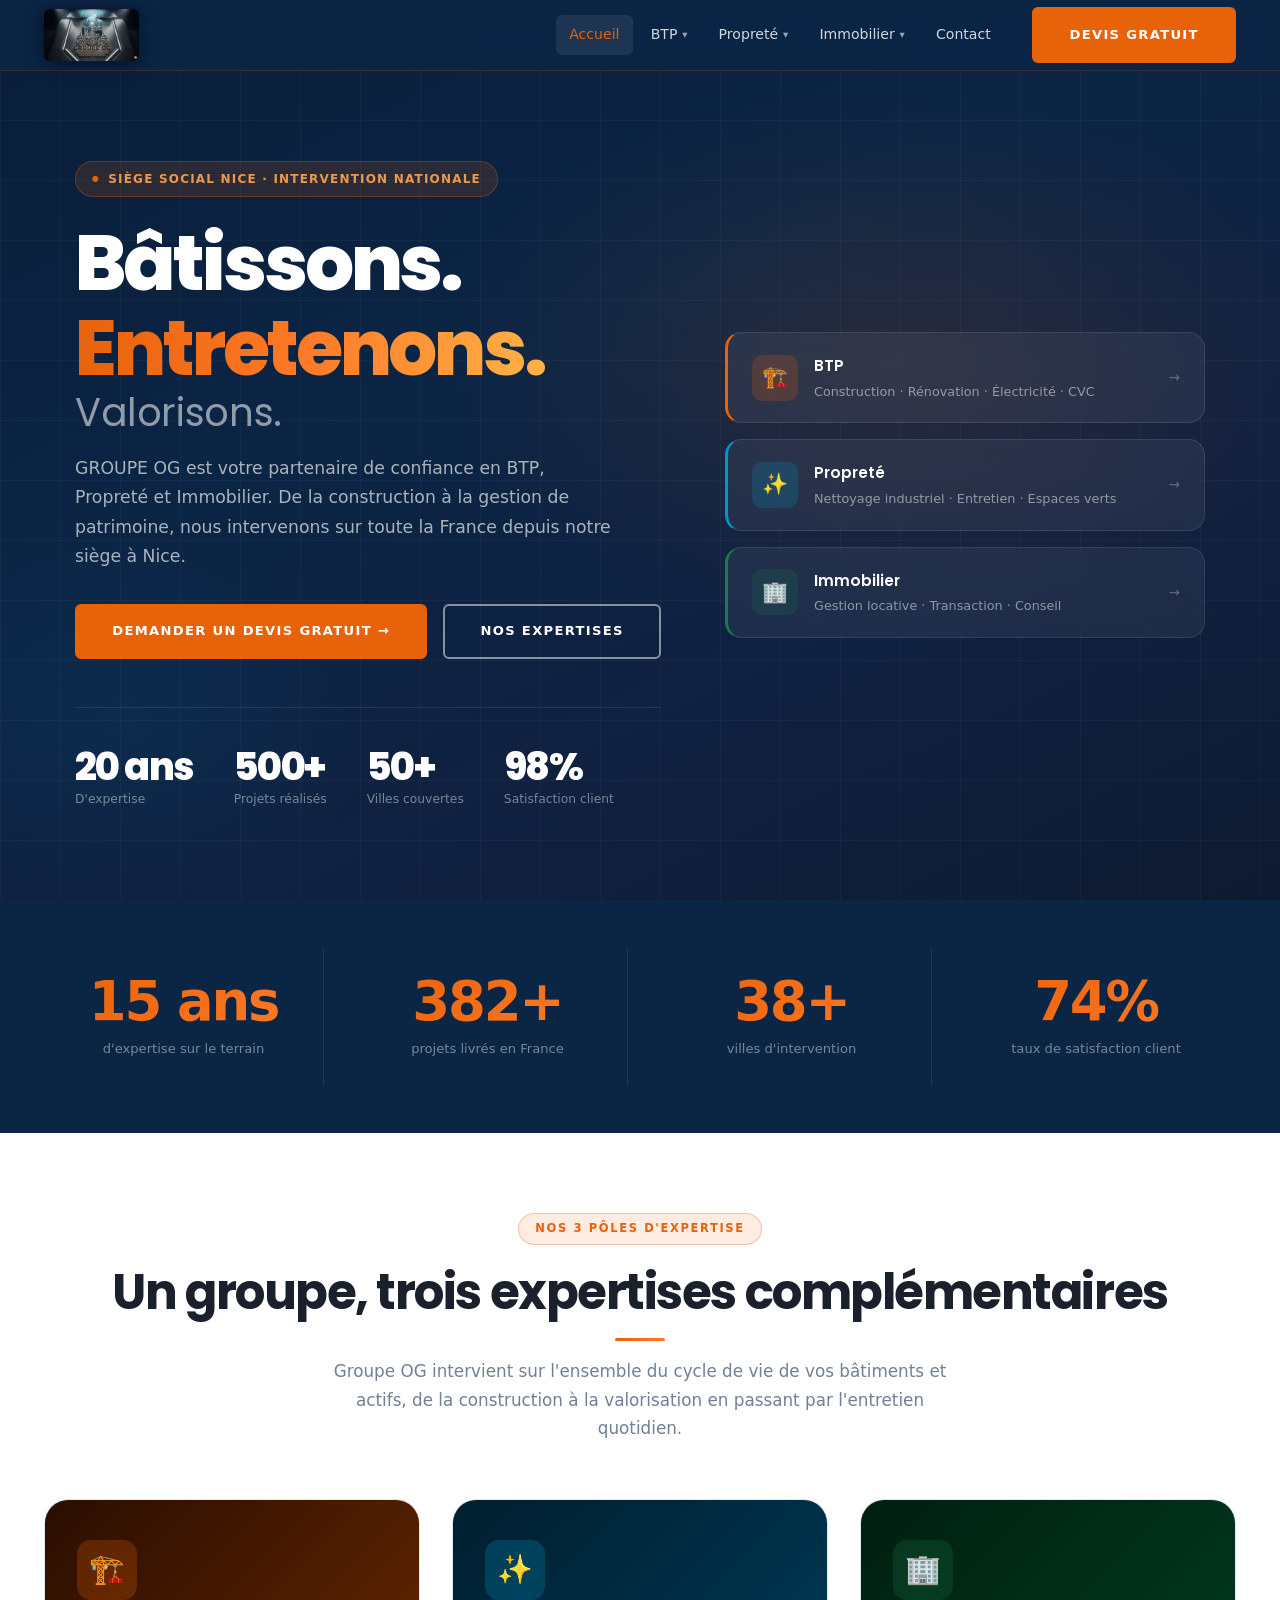
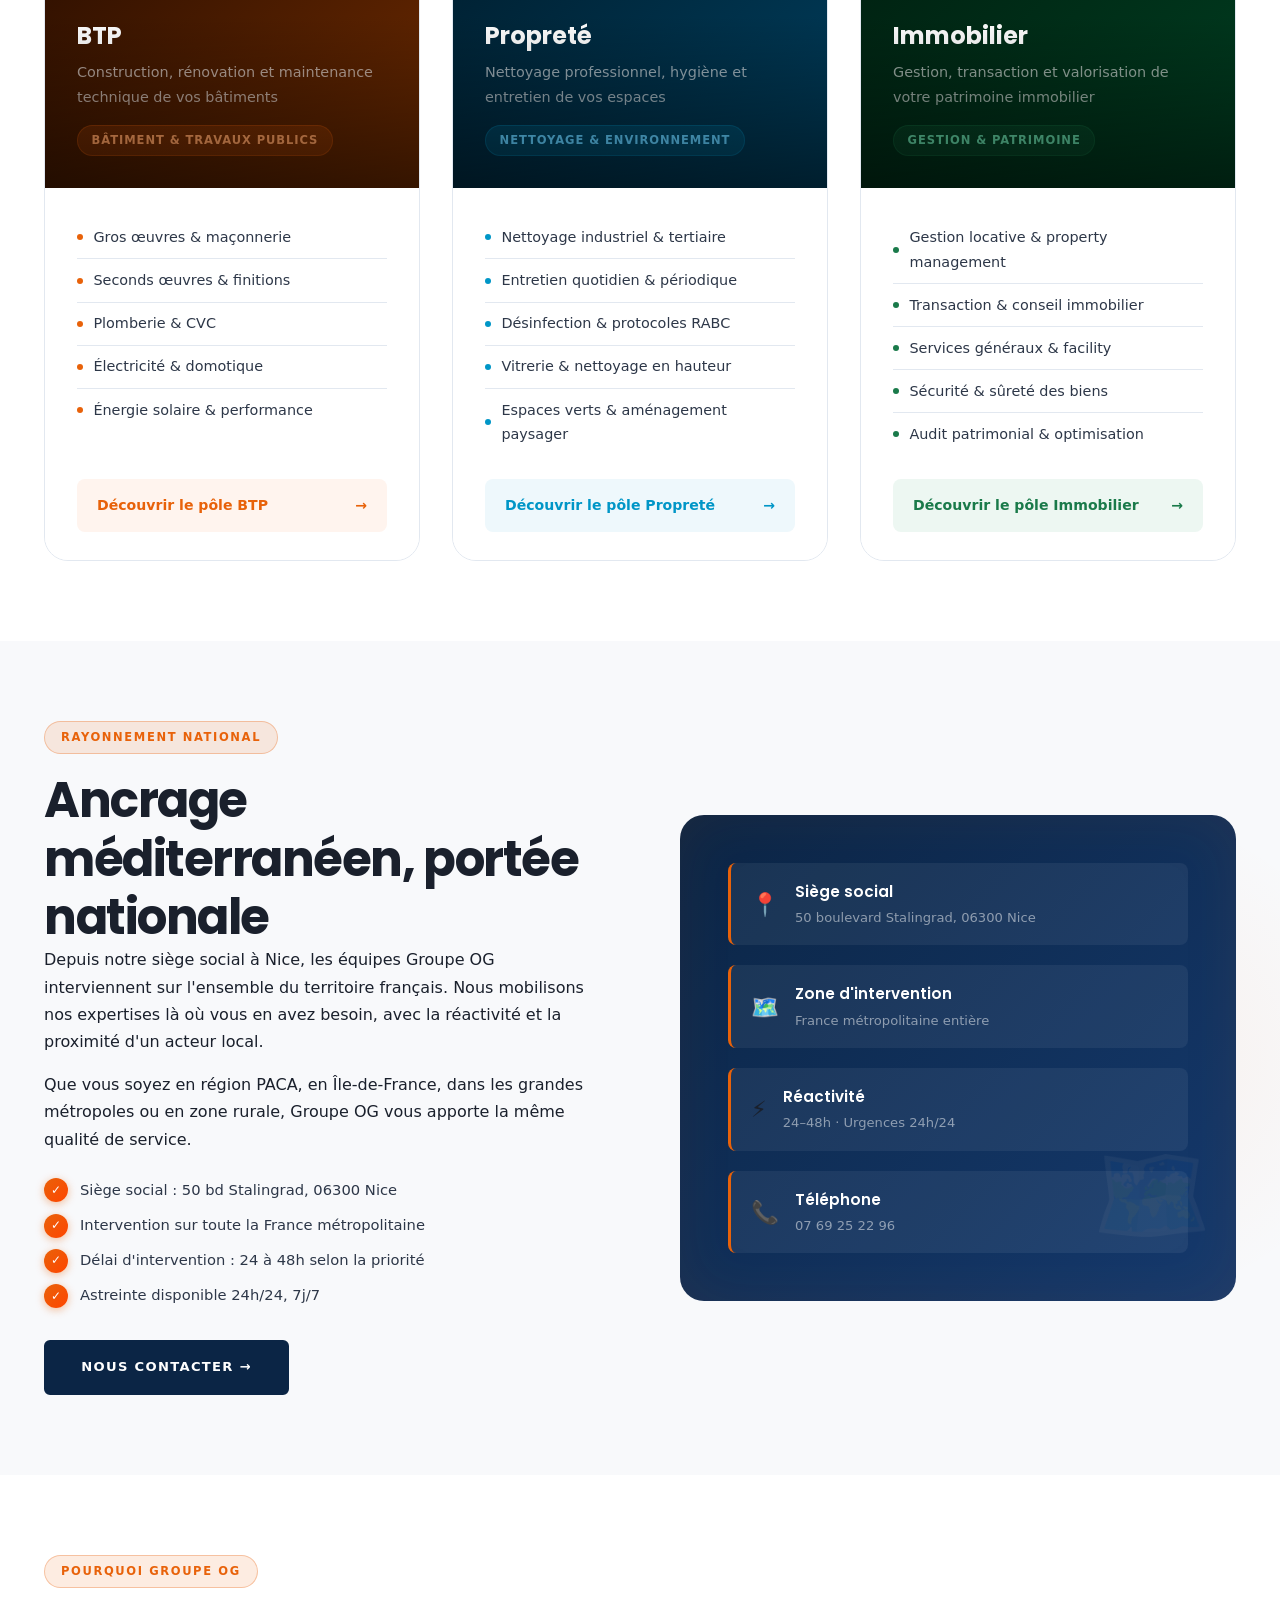
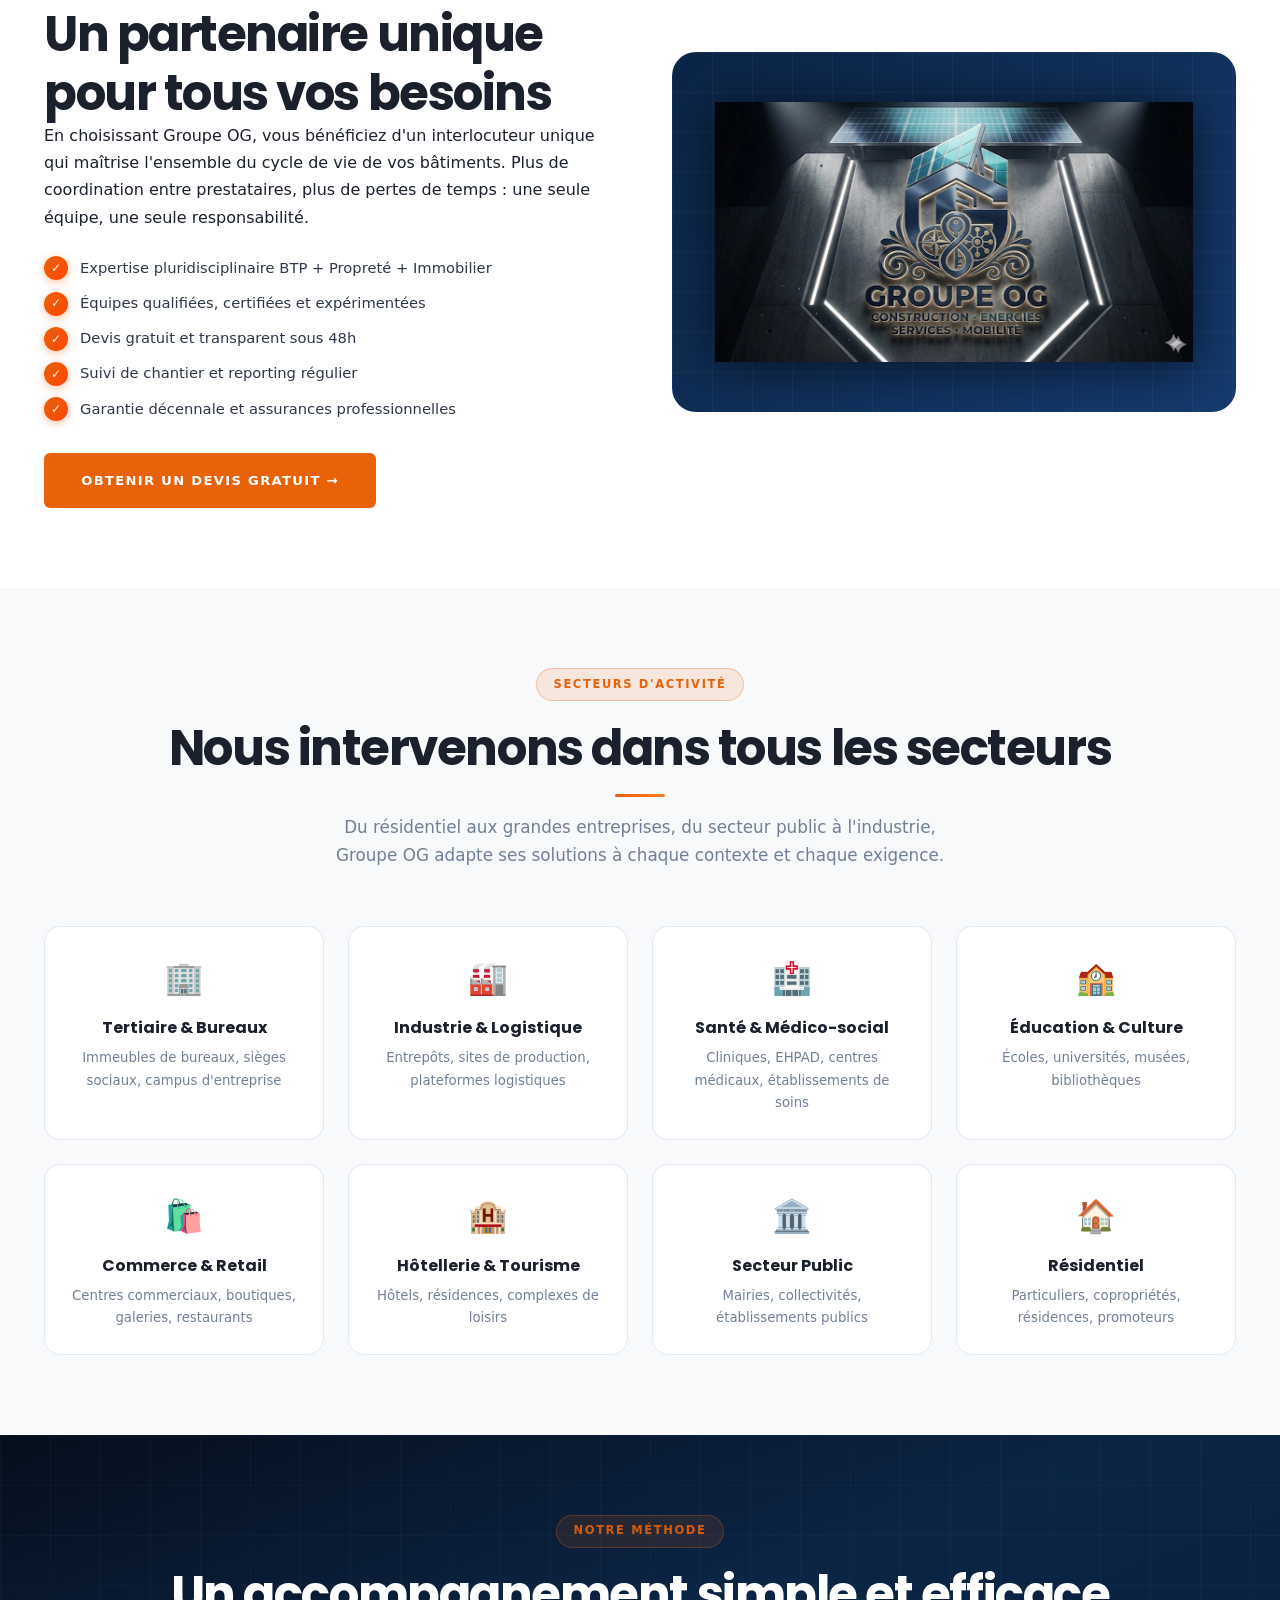
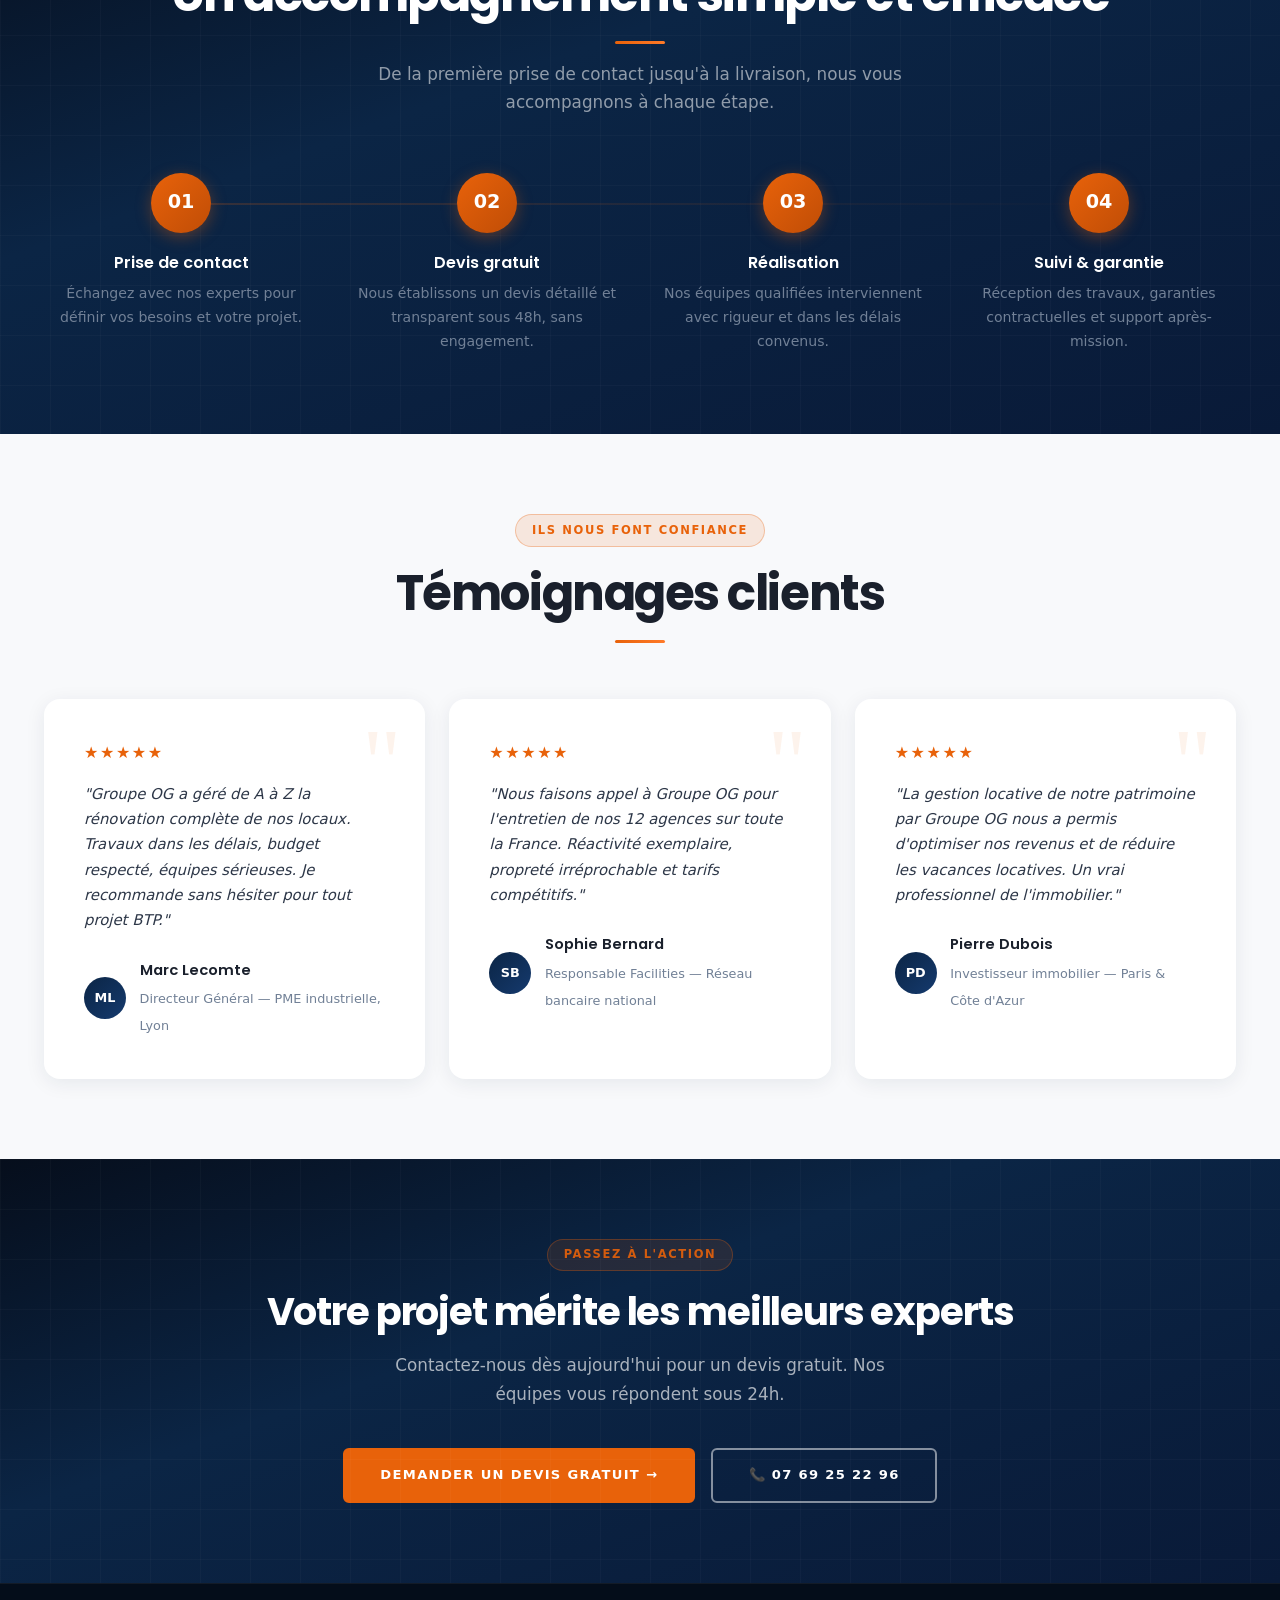
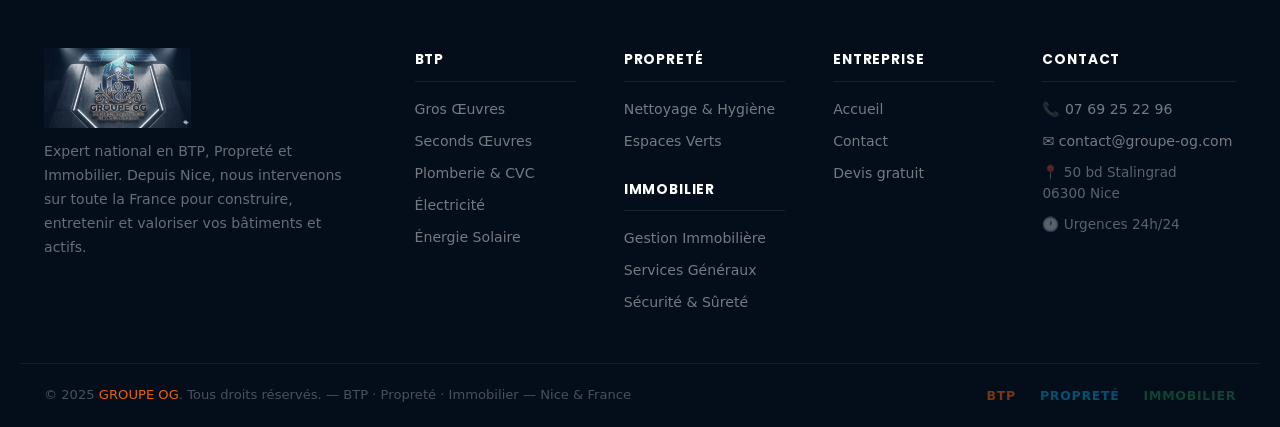
<file: index.html>
<!DOCTYPE html>
<html lang="fr">
<head>
  <meta charset="UTF-8">
  <meta name="viewport" content="width=device-width, initial-scale=1.0">
  <title>GROUPE OG — BTP · Propreté · Immobilier | Rayonnement National</title>
  <meta name="description" content="GROUPE OG, expert national en BTP, Propreté et Immobilier. Construction, rénovation, nettoyage industriel, gestion locative. Siège social à Nice (06300), intervention sur toute la France.">
  <link rel="stylesheet" href="style.css">
</head>
<body>
<script src="nav.js"></script>

<!-- ========== HERO ========== -->
<section class="hero">
  <div class="hero-container">
    <div class="hero-text">
      <div class="hero-tag">Siège social Nice · Intervention nationale</div>
      <h1 class="hero-title">
        Bâtissons.<br>
        <em>Entretenons.</em><br>
        <span class="line2">Valorisons.</span>
      </h1>
      <p class="hero-desc">GROUPE OG est votre partenaire de confiance en BTP, Propreté et Immobilier. De la construction à la gestion de patrimoine, nous intervenons sur toute la France depuis notre siège à Nice.</p>
      <div class="hero-btns">
        <a href="contact.html" class="btn btn-orange">Demander un devis gratuit →</a>
        <a href="#poles" class="btn btn-outline-white">Nos expertises</a>
      </div>
      <div class="hero-stats">
        <div class="stat">
          <span class="stat-num" data-count="20" data-suffix=" ans">0 ans</span>
          <span class="stat-label">D'expertise</span>
        </div>
        <div class="stat">
          <span class="stat-num" data-count="500" data-suffix="+">0+</span>
          <span class="stat-label">Projets réalisés</span>
        </div>
        <div class="stat">
          <span class="stat-num" data-count="50" data-suffix="+">0+</span>
          <span class="stat-label">Villes couvertes</span>
        </div>
        <div class="stat">
          <span class="stat-num" data-count="98" data-suffix="%">0%</span>
          <span class="stat-label">Satisfaction client</span>
        </div>
      </div>
    </div>

    <div class="hero-poles">
      <a href="btp.html" class="hero-pole-card btp">
        <div class="pole-icon-sm">🏗️</div>
        <div>
          <h4>BTP</h4>
          <p>Construction · Rénovation · Électricité · CVC</p>
        </div>
        <span class="pole-arrow">→</span>
      </a>
      <a href="proprete.html" class="hero-pole-card prop">
        <div class="pole-icon-sm">✨</div>
        <div>
          <h4>Propreté</h4>
          <p>Nettoyage industriel · Entretien · Espaces verts</p>
        </div>
        <span class="pole-arrow">→</span>
      </a>
      <a href="immobilier.html" class="hero-pole-card immo">
        <div class="pole-icon-sm">🏢</div>
        <div>
          <h4>Immobilier</h4>
          <p>Gestion locative · Transaction · Conseil</p>
        </div>
        <span class="pole-arrow">→</span>
      </a>
    </div>
  </div>
</section>

<!-- ========== STATS BAR ========== -->
<div class="stats-bar">
  <div class="stats-bar-grid">
    <div class="stat-item">
      <span class="stat-num stat-accent" data-count="20" data-suffix=" ans">0 ans</span>
      <span class="stat-label">d'expertise sur le terrain</span>
    </div>
    <div class="stat-item">
      <span class="stat-num stat-accent" data-count="500" data-suffix="+">0+</span>
      <span class="stat-label">projets livrés en France</span>
    </div>
    <div class="stat-item">
      <span class="stat-num stat-accent" data-count="50" data-suffix="+">0+</span>
      <span class="stat-label">villes d'intervention</span>
    </div>
    <div class="stat-item">
      <span class="stat-num stat-accent" data-count="98" data-suffix="%">0%</span>
      <span class="stat-label">taux de satisfaction client</span>
    </div>
  </div>
</div>

<!-- ========== 3 POLES ========== -->
<section class="section" id="poles">
  <div class="container">
    <div class="section-header">
      <div class="eyebrow">Nos 3 pôles d'expertise</div>
      <h2>Un groupe, trois expertises complémentaires</h2>
      <p>Groupe OG intervient sur l'ensemble du cycle de vie de vos bâtiments et actifs, de la construction à la valorisation en passant par l'entretien quotidien.</p>
    </div>

    <div class="poles-grid">

      <!-- BTP -->
      <div class="pole-card btp-card">
        <div class="pole-card-header">
          <div class="pole-card-icon">🏗️</div>
          <h3>BTP</h3>
          <p>Construction, rénovation et maintenance technique de vos bâtiments</p>
          <span class="pole-badge">Bâtiment &amp; Travaux Publics</span>
        </div>
        <div class="pole-card-body">
          <ul class="pole-services">
            <li>Gros œuvres &amp; maçonnerie</li>
            <li>Seconds œuvres &amp; finitions</li>
            <li>Plomberie &amp; CVC</li>
            <li>Électricité &amp; domotique</li>
            <li>Énergie solaire &amp; performance</li>
          </ul>
          <a href="btp.html" class="pole-cta">
            <span>Découvrir le pôle BTP</span>
            <span>→</span>
          </a>
        </div>
      </div>

      <!-- PROPRETÉ -->
      <div class="pole-card prop-card">
        <div class="pole-card-header">
          <div class="pole-card-icon">✨</div>
          <h3>Propreté</h3>
          <p>Nettoyage professionnel, hygiène et entretien de vos espaces</p>
          <span class="pole-badge">Nettoyage &amp; Environnement</span>
        </div>
        <div class="pole-card-body">
          <ul class="pole-services">
            <li>Nettoyage industriel &amp; tertiaire</li>
            <li>Entretien quotidien &amp; périodique</li>
            <li>Désinfection &amp; protocoles RABC</li>
            <li>Vitrerie &amp; nettoyage en hauteur</li>
            <li>Espaces verts &amp; aménagement paysager</li>
          </ul>
          <a href="proprete.html" class="pole-cta">
            <span>Découvrir le pôle Propreté</span>
            <span>→</span>
          </a>
        </div>
      </div>

      <!-- IMMOBILIER -->
      <div class="pole-card immo-card">
        <div class="pole-card-header">
          <div class="pole-card-icon">🏢</div>
          <h3>Immobilier</h3>
          <p>Gestion, transaction et valorisation de votre patrimoine immobilier</p>
          <span class="pole-badge">Gestion &amp; Patrimoine</span>
        </div>
        <div class="pole-card-body">
          <ul class="pole-services">
            <li>Gestion locative &amp; property management</li>
            <li>Transaction &amp; conseil immobilier</li>
            <li>Services généraux &amp; facility</li>
            <li>Sécurité &amp; sûreté des biens</li>
            <li>Audit patrimonial &amp; optimisation</li>
          </ul>
          <a href="immobilier.html" class="pole-cta">
            <span>Découvrir le pôle Immobilier</span>
            <span>→</span>
          </a>
        </div>
      </div>

    </div>
  </div>
</section>

<!-- ========== PRÉSENCE NATIONALE ========== -->
<section class="national-section">
  <div class="national-grid">
    <div>
      <div class="eyebrow">Rayonnement national</div>
      <h2>Ancrage méditerranéen, portée nationale</h2>
      <p>Depuis notre siège social à Nice, les équipes Groupe OG interviennent sur l'ensemble du territoire français. Nous mobilisons nos expertises là où vous en avez besoin, avec la réactivité et la proximité d'un acteur local.</p>
      <p>Que vous soyez en région PACA, en Île-de-France, dans les grandes métropoles ou en zone rurale, Groupe OG vous apporte la même qualité de service.</p>
      <div class="check-list">
        <div class="check-item"><span>Siège social : 50 bd Stalingrad, 06300 Nice</span></div>
        <div class="check-item"><span>Intervention sur toute la France métropolitaine</span></div>
        <div class="check-item"><span>Délai d'intervention : 24 à 48h selon la priorité</span></div>
        <div class="check-item"><span>Astreinte disponible 24h/24, 7j/7</span></div>
      </div>
      <a href="contact.html" class="btn btn-navy" style="margin-top:2rem;display:inline-flex;">Nous contacter →</a>
    </div>

    <div class="national-map">
      <div class="map-item">
        <div class="map-icon">📍</div>
        <div>
          <h4>Siège social</h4>
          <p>50 boulevard Stalingrad, 06300 Nice</p>
        </div>
      </div>
      <div class="map-item">
        <div class="map-icon">🗺️</div>
        <div>
          <h4>Zone d'intervention</h4>
          <p>France métropolitaine entière</p>
        </div>
      </div>
      <div class="map-item">
        <div class="map-icon">⚡</div>
        <div>
          <h4>Réactivité</h4>
          <p>24–48h · Urgences 24h/24</p>
        </div>
      </div>
      <div class="map-item">
        <div class="map-icon">📞</div>
        <div>
          <h4>Téléphone</h4>
          <p>07 69 25 22 96</p>
        </div>
      </div>
    </div>
  </div>
</section>

<!-- ========== PROPOSITION DE VALEUR ========== -->
<section class="section">
  <div class="container">
    <div class="two-col">
      <div>
        <div class="eyebrow">Pourquoi Groupe OG</div>
        <h2>Un partenaire unique pour tous vos besoins</h2>
        <p>En choisissant Groupe OG, vous bénéficiez d'un interlocuteur unique qui maîtrise l'ensemble du cycle de vie de vos bâtiments. Plus de coordination entre prestataires, plus de pertes de temps : une seule équipe, une seule responsabilité.</p>
        <div class="check-list">
          <div class="check-item"><span>Expertise pluridisciplinaire BTP + Propreté + Immobilier</span></div>
          <div class="check-item"><span>Équipes qualifiées, certifiées et expérimentées</span></div>
          <div class="check-item"><span>Devis gratuit et transparent sous 48h</span></div>
          <div class="check-item"><span>Suivi de chantier et reporting régulier</span></div>
          <div class="check-item"><span>Garantie décennale et assurances professionnelles</span></div>
        </div>
        <a href="contact.html" class="btn btn-orange" style="margin-top:2rem;display:inline-flex;">Obtenir un devis gratuit →</a>
      </div>
      <div class="content-visual">
        <img src="logo.png" alt="Groupe OG" style="max-height:260px;width:auto;object-fit:contain;position:relative;z-index:1;filter:drop-shadow(0 4px 24px rgba(0,0,0,.6));">
      </div>
    </div>
  </div>
</section>

<!-- ========== SECTEURS ========== -->
<section class="section section-light">
  <div class="container">
    <div class="section-header">
      <div class="eyebrow">Secteurs d'activité</div>
      <h2>Nous intervenons dans tous les secteurs</h2>
      <p>Du résidentiel aux grandes entreprises, du secteur public à l'industrie, Groupe OG adapte ses solutions à chaque contexte et chaque exigence.</p>
    </div>
    <div class="cards-grid cards-grid-4">
      <div class="sector-card">
        <span class="sector-icon">🏢</span>
        <h3>Tertiaire &amp; Bureaux</h3>
        <p>Immeubles de bureaux, sièges sociaux, campus d'entreprise</p>
      </div>
      <div class="sector-card">
        <span class="sector-icon">🏭</span>
        <h3>Industrie &amp; Logistique</h3>
        <p>Entrepôts, sites de production, plateformes logistiques</p>
      </div>
      <div class="sector-card">
        <span class="sector-icon">🏥</span>
        <h3>Santé &amp; Médico-social</h3>
        <p>Cliniques, EHPAD, centres médicaux, établissements de soins</p>
      </div>
      <div class="sector-card">
        <span class="sector-icon">🏫</span>
        <h3>Éducation &amp; Culture</h3>
        <p>Écoles, universités, musées, bibliothèques</p>
      </div>
      <div class="sector-card">
        <span class="sector-icon">🛍️</span>
        <h3>Commerce &amp; Retail</h3>
        <p>Centres commerciaux, boutiques, galeries, restaurants</p>
      </div>
      <div class="sector-card">
        <span class="sector-icon">🏨</span>
        <h3>Hôtellerie &amp; Tourisme</h3>
        <p>Hôtels, résidences, complexes de loisirs</p>
      </div>
      <div class="sector-card">
        <span class="sector-icon">🏛️</span>
        <h3>Secteur Public</h3>
        <p>Mairies, collectivités, établissements publics</p>
      </div>
      <div class="sector-card">
        <span class="sector-icon">🏠</span>
        <h3>Résidentiel</h3>
        <p>Particuliers, copropriétés, résidences, promoteurs</p>
      </div>
    </div>
  </div>
</section>

<!-- ========== PROCESS ========== -->
<section class="section section-dark">
  <div class="container">
    <div class="section-header">
      <div class="eyebrow" style="color:rgba(232,98,10,.9);">Notre méthode</div>
      <h2 style="color:var(--white);">Un accompagnement simple et efficace</h2>
      <p style="color:rgba(255,255,255,.55);">De la première prise de contact jusqu'à la livraison, nous vous accompagnons à chaque étape.</p>
    </div>
    <div class="steps-grid">
      <div class="step">
        <div class="step-num">01</div>
        <h4 style="color:var(--white);">Prise de contact</h4>
        <p>Échangez avec nos experts pour définir vos besoins et votre projet.</p>
      </div>
      <div class="step">
        <div class="step-num">02</div>
        <h4 style="color:var(--white);">Devis gratuit</h4>
        <p>Nous établissons un devis détaillé et transparent sous 48h, sans engagement.</p>
      </div>
      <div class="step">
        <div class="step-num">03</div>
        <h4 style="color:var(--white);">Réalisation</h4>
        <p>Nos équipes qualifiées interviennent avec rigueur et dans les délais convenus.</p>
      </div>
      <div class="step">
        <div class="step-num">04</div>
        <h4 style="color:var(--white);">Suivi &amp; garantie</h4>
        <p>Réception des travaux, garanties contractuelles et support après-mission.</p>
      </div>
    </div>
  </div>
</section>

<!-- ========== TÉMOIGNAGES ========== -->
<section class="section section-light">
  <div class="container">
    <div class="section-header">
      <div class="eyebrow">Ils nous font confiance</div>
      <h2>Témoignages clients</h2>
    </div>
    <div class="cards-grid cards-grid-3">
      <div class="testimonial-card">
        <div class="testimonial-stars">★★★★★</div>
        <p class="testimonial-quote">"Groupe OG a géré de A à Z la rénovation complète de nos locaux. Travaux dans les délais, budget respecté, équipes sérieuses. Je recommande sans hésiter pour tout projet BTP."</p>
        <div class="testimonial-author">
          <div class="author-avatar">ML</div>
          <div class="author-info">
            <h4>Marc Lecomte</h4>
            <span>Directeur Général — PME industrielle, Lyon</span>
          </div>
        </div>
      </div>
      <div class="testimonial-card">
        <div class="testimonial-stars">★★★★★</div>
        <p class="testimonial-quote">"Nous faisons appel à Groupe OG pour l'entretien de nos 12 agences sur toute la France. Réactivité exemplaire, propreté irréprochable et tarifs compétitifs."</p>
        <div class="testimonial-author">
          <div class="author-avatar">SB</div>
          <div class="author-info">
            <h4>Sophie Bernard</h4>
            <span>Responsable Facilities — Réseau bancaire national</span>
          </div>
        </div>
      </div>
      <div class="testimonial-card">
        <div class="testimonial-stars">★★★★★</div>
        <p class="testimonial-quote">"La gestion locative de notre patrimoine par Groupe OG nous a permis d'optimiser nos revenus et de réduire les vacances locatives. Un vrai professionnel de l'immobilier."</p>
        <div class="testimonial-author">
          <div class="author-avatar">PD</div>
          <div class="author-info">
            <h4>Pierre Dubois</h4>
            <span>Investisseur immobilier — Paris &amp; Côte d'Azur</span>
          </div>
        </div>
      </div>
    </div>
  </div>
</section>

<!-- ========== CTA FINAL ========== -->
<section class="section section-dark">
  <div class="container">
    <div class="cta-banner">
      <div class="eyebrow" style="color:rgba(232,98,10,.9);justify-content:center;">Passez à l'action</div>
      <h2>Votre projet mérite les meilleurs experts</h2>
      <p>Contactez-nous dès aujourd'hui pour un devis gratuit. Nos équipes vous répondent sous 24h.</p>
      <div class="cta-banner-btns">
        <a href="contact.html" class="btn btn-orange">Demander un devis gratuit →</a>
        <a href="tel:+33769252296" class="btn btn-outline-white">📞 07 69 25 22 96</a>
      </div>
    </div>
  </div>
</section>

<!-- ========== FOOTER ========== -->
<footer>
  <div class="footer-grid">
    <div class="footer-brand">
      <div class="footer-logo">
        <img src="logo.png" alt="Groupe OG" class="footer-logo-img">
      </div>
      <p>Expert national en BTP, Propreté et Immobilier. Depuis Nice, nous intervenons sur toute la France pour construire, entretenir et valoriser vos bâtiments et actifs.</p>
    </div>
    <div class="footer-col">
      <h4>BTP</h4>
      <ul>
        <li><a href="gros-oeuvres.html">Gros Œuvres</a></li>
        <li><a href="seconds-oeuvres.html">Seconds Œuvres</a></li>
        <li><a href="plomberie-chauffage.html">Plomberie &amp; CVC</a></li>
        <li><a href="electricite.html">Électricité</a></li>
        <li><a href="photovoltaique.html">Énergie Solaire</a></li>
      </ul>
    </div>
    <div class="footer-col">
      <h4>Propreté</h4>
      <ul>
        <li><a href="nettoyage.html">Nettoyage &amp; Hygiène</a></li>
        <li><a href="espaces-verts.html">Espaces Verts</a></li>
      </ul>
      <h4 style="margin-top:1.5rem;">Immobilier</h4>
      <ul>
        <li><a href="immobilier.html">Gestion Immobilière</a></li>
        <li><a href="services-generaux.html">Services Généraux</a></li>
        <li><a href="securite-surete.html">Sécurité &amp; Sûreté</a></li>
      </ul>
    </div>
    <div class="footer-col">
      <h4>Entreprise</h4>
      <ul>
        <li><a href="index.html">Accueil</a></li>
        <li><a href="contact.html">Contact</a></li>
        <li><a href="contact.html">Devis gratuit</a></li>
      </ul>
    </div>
    <div class="footer-col">
      <h4>Contact</h4>
      <ul>
        <li><a href="tel:+33769252296">📞 07 69 25 22 96</a></li>
        <li><a href="mailto:contact@groupe-og.com">✉️ contact@groupe-og.com</a></li>
        <li style="color:rgba(255,255,255,.35);line-height:1.6;">📍 50 bd Stalingrad<br>06300 Nice</li>
        <li style="color:rgba(255,255,255,.35);">🕐 Urgences 24h/24</li>
      </ul>
    </div>
  </div>
  <div class="footer-bottom">
    <p>© 2025 <span>GROUPE OG</span>. Tous droits réservés. — BTP · Propreté · Immobilier — Nice &amp; France</p>
    <div class="footer-poles">
      <a href="btp.html" class="fp-btp">BTP</a>
      <a href="proprete.html" class="fp-prop">Propreté</a>
      <a href="immobilier.html" class="fp-immo">Immobilier</a>
    </div>
  </div>
</footer>

<button id="scroll-top">↑</button>
<script src="script.js"></script>
</body>
</html>
</file>
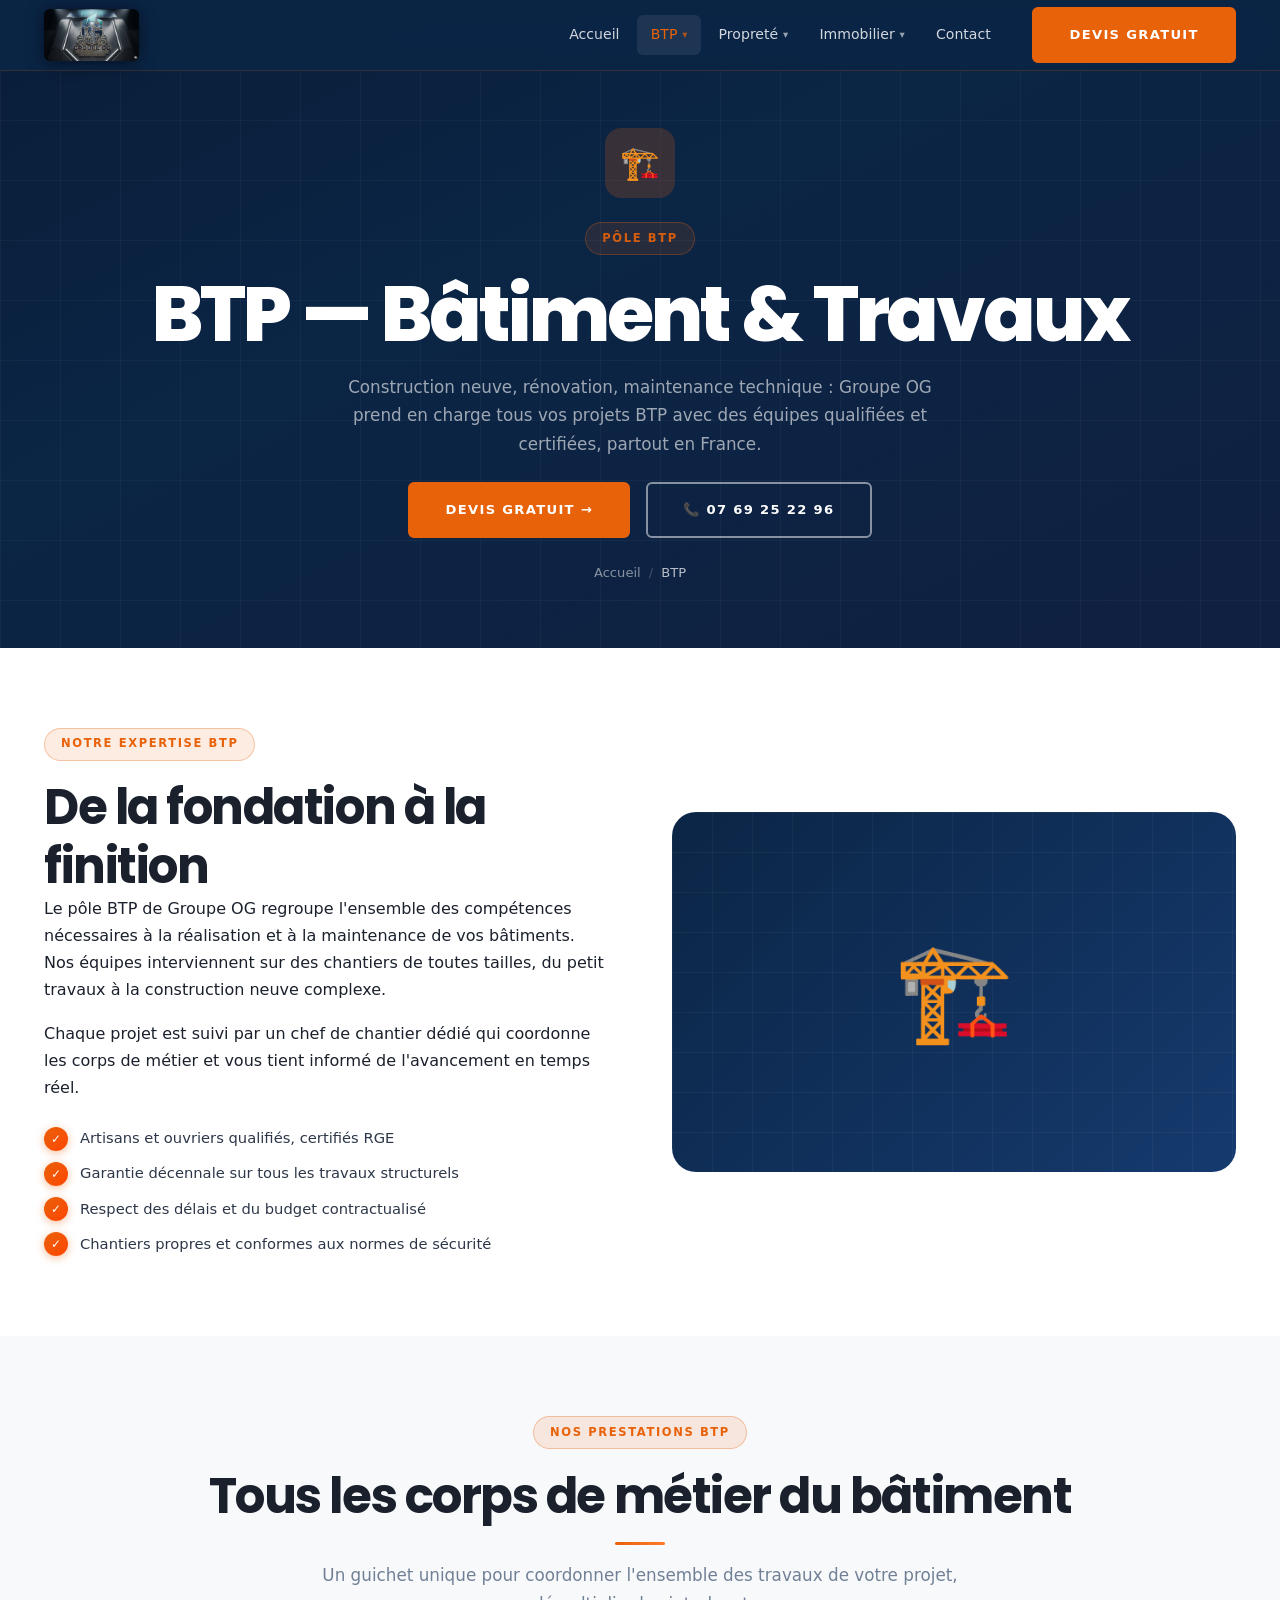
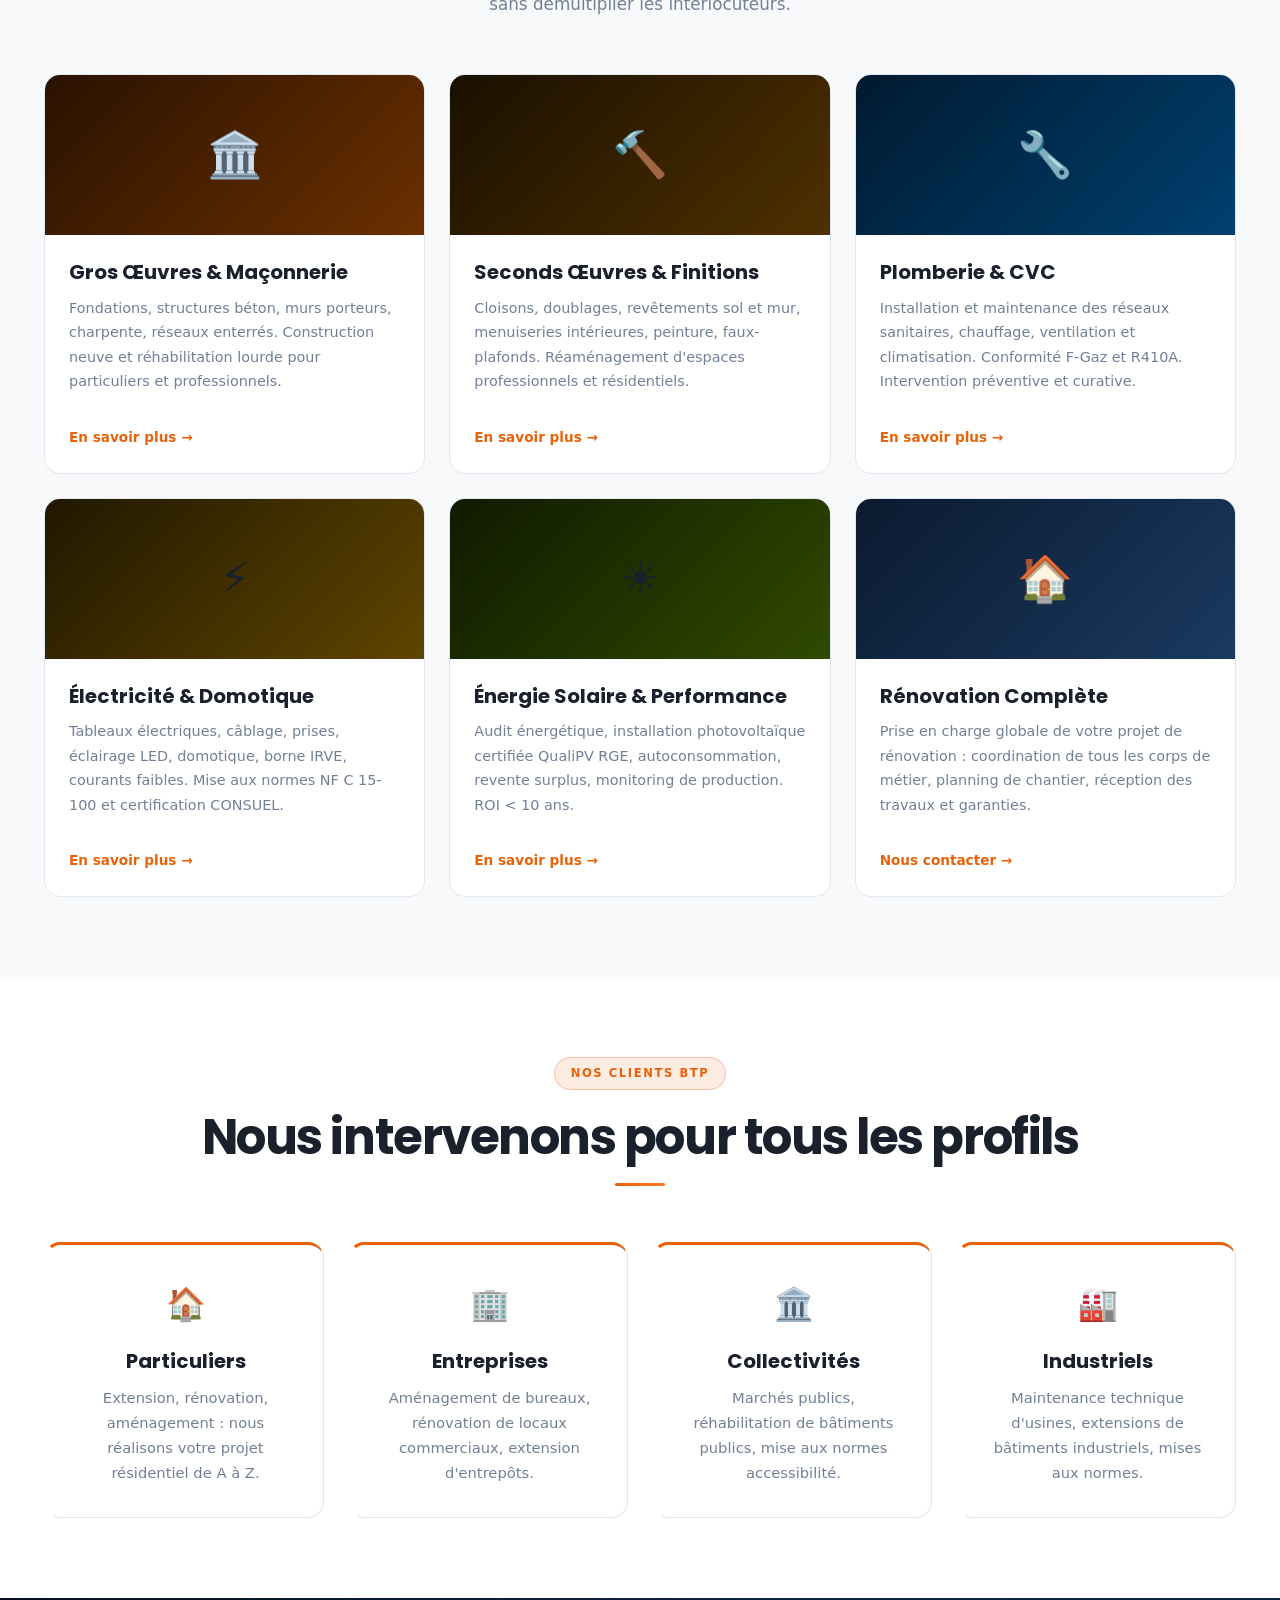
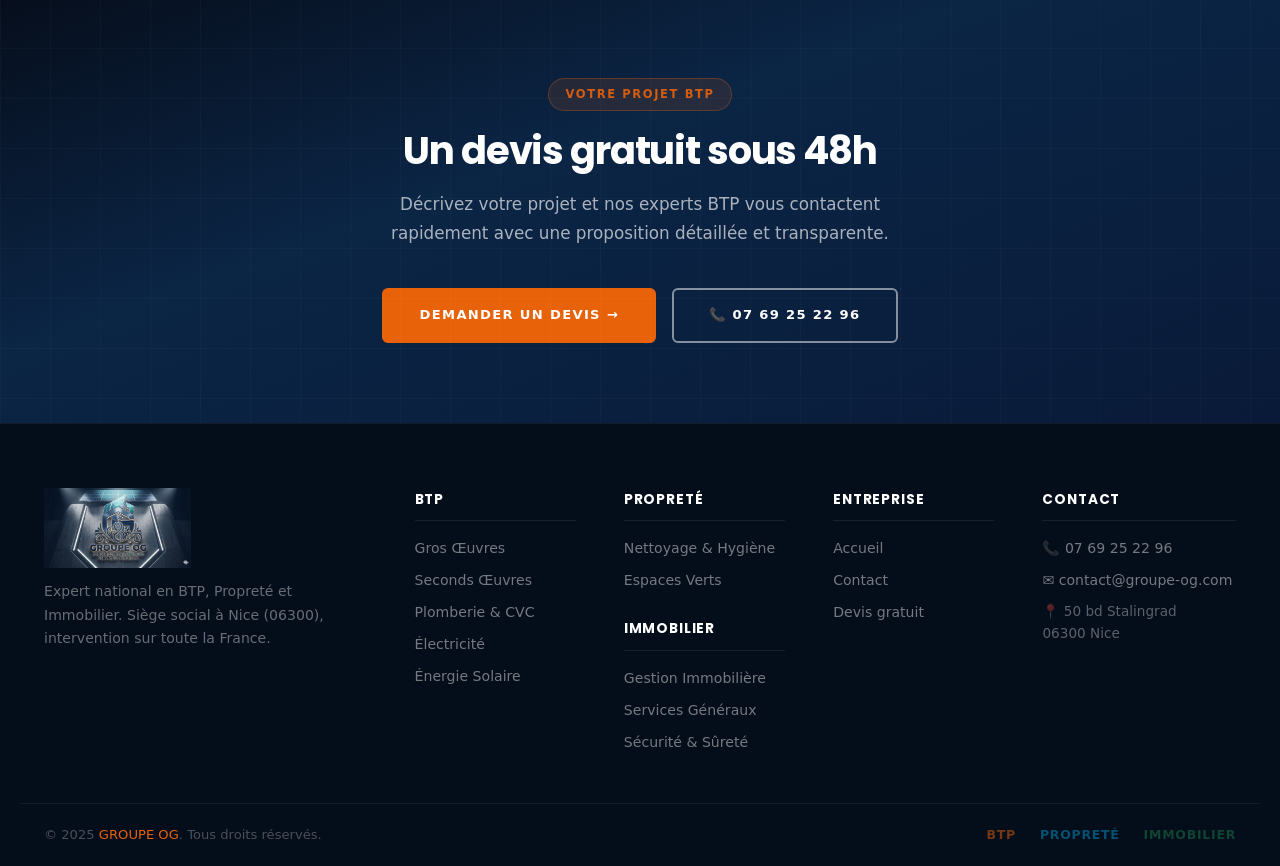
<file: btp.html>
<!DOCTYPE html>
<html lang="fr">
<head>
  <meta charset="UTF-8">
  <meta name="viewport" content="width=device-width, initial-scale=1.0">
  <title>Pôle BTP — Groupe OG | Construction &amp; Rénovation France</title>
  <meta name="description" content="Groupe OG, expert BTP national. Construction, gros œuvres, seconds œuvres, plomberie, électricité, énergie solaire. Devis gratuit — intervention sur toute la France.">
  <link rel="stylesheet" href="style.css">
</head>
<body class="page-btp">
<script src="nav.js"></script>

<!-- ========== PAGE HERO ========== -->
<section class="page-hero">
  <div class="container">
    <div class="page-hero-accent" style="background:rgba(232,98,10,.2);">🏗️</div>
    <div class="eyebrow">Pôle BTP</div>
    <h1>BTP — Bâtiment &amp; Travaux</h1>
    <p>Construction neuve, rénovation, maintenance technique : Groupe OG prend en charge tous vos projets BTP avec des équipes qualifiées et certifiées, partout en France.</p>
    <div style="display:flex;gap:1rem;justify-content:center;flex-wrap:wrap;margin-top:1.5rem;position:relative;z-index:1;">
      <a href="contact.html" class="btn btn-orange">Devis gratuit →</a>
      <a href="tel:+33769252296" class="btn btn-outline-white">📞 07 69 25 22 96</a>
    </div>
    <div class="breadcrumb">
      <a href="index.html">Accueil</a>
      <span class="sep">/</span>
      <span>BTP</span>
    </div>
  </div>
</section>

<!-- ========== INTRO ========== -->
<section class="section">
  <div class="container">
    <div class="two-col">
      <div>
        <div class="eyebrow">Notre expertise BTP</div>
        <h2>De la fondation à la finition</h2>
        <p>Le pôle BTP de Groupe OG regroupe l'ensemble des compétences nécessaires à la réalisation et à la maintenance de vos bâtiments. Nos équipes interviennent sur des chantiers de toutes tailles, du petit travaux à la construction neuve complexe.</p>
        <p>Chaque projet est suivi par un chef de chantier dédié qui coordonne les corps de métier et vous tient informé de l'avancement en temps réel.</p>
        <div class="check-list">
          <div class="check-item"><span>Artisans et ouvriers qualifiés, certifiés RGE</span></div>
          <div class="check-item"><span>Garantie décennale sur tous les travaux structurels</span></div>
          <div class="check-item"><span>Respect des délais et du budget contractualisé</span></div>
          <div class="check-item"><span>Chantiers propres et conformes aux normes de sécurité</span></div>
        </div>
      </div>
      <div class="content-visual">🏗️</div>
    </div>
  </div>
</section>

<!-- ========== SERVICES BTP ========== -->
<section class="section section-light">
  <div class="container">
    <div class="section-header">
      <div class="eyebrow">Nos prestations BTP</div>
      <h2>Tous les corps de métier du bâtiment</h2>
      <p>Un guichet unique pour coordonner l'ensemble des travaux de votre projet, sans démultiplier les interlocuteurs.</p>
    </div>
    <div class="cards-grid cards-grid-3">

      <div class="service-card">
        <div class="service-card-img" style="background:linear-gradient(135deg,#2A1200,#6B3000);">🏛️</div>
        <div class="service-card-body">
          <h3>Gros Œuvres &amp; Maçonnerie</h3>
          <p>Fondations, structures béton, murs porteurs, charpente, réseaux enterrés. Construction neuve et réhabilitation lourde pour particuliers et professionnels.</p>
          <a href="gros-oeuvres.html" class="service-card-link">En savoir plus →</a>
        </div>
      </div>

      <div class="service-card">
        <div class="service-card-img" style="background:linear-gradient(135deg,#1A1000,#503000);">🔨</div>
        <div class="service-card-body">
          <h3>Seconds Œuvres &amp; Finitions</h3>
          <p>Cloisons, doublages, revêtements sol et mur, menuiseries intérieures, peinture, faux-plafonds. Réaménagement d'espaces professionnels et résidentiels.</p>
          <a href="seconds-oeuvres.html" class="service-card-link">En savoir plus →</a>
        </div>
      </div>

      <div class="service-card">
        <div class="service-card-img" style="background:linear-gradient(135deg,#001A30,#004070);">🔧</div>
        <div class="service-card-body">
          <h3>Plomberie &amp; CVC</h3>
          <p>Installation et maintenance des réseaux sanitaires, chauffage, ventilation et climatisation. Conformité F-Gaz et R410A. Intervention préventive et curative.</p>
          <a href="plomberie-chauffage.html" class="service-card-link">En savoir plus →</a>
        </div>
      </div>

      <div class="service-card">
        <div class="service-card-img" style="background:linear-gradient(135deg,#201800,#604500);">⚡</div>
        <div class="service-card-body">
          <h3>Électricité &amp; Domotique</h3>
          <p>Tableaux électriques, câblage, prises, éclairage LED, domotique, borne IRVE, courants faibles. Mise aux normes NF C 15-100 et certification CONSUEL.</p>
          <a href="electricite.html" class="service-card-link">En savoir plus →</a>
        </div>
      </div>

      <div class="service-card">
        <div class="service-card-img" style="background:linear-gradient(135deg,#101A00,#304A00);">☀️</div>
        <div class="service-card-body">
          <h3>Énergie Solaire &amp; Performance</h3>
          <p>Audit énergétique, installation photovoltaïque certifiée QualiPV RGE, autoconsommation, revente surplus, monitoring de production. ROI &lt; 10 ans.</p>
          <a href="photovoltaique.html" class="service-card-link">En savoir plus →</a>
        </div>
      </div>

      <div class="service-card">
        <div class="service-card-img" style="background:linear-gradient(135deg,#0B1A30,#1A3A60);">🏠</div>
        <div class="service-card-body">
          <h3>Rénovation Complète</h3>
          <p>Prise en charge globale de votre projet de rénovation : coordination de tous les corps de métier, planning de chantier, réception des travaux et garanties.</p>
          <a href="contact.html" class="service-card-link">Nous contacter →</a>
        </div>
      </div>

    </div>
  </div>
</section>

<!-- ========== POUR QUI ========== -->
<section class="section">
  <div class="container">
    <div class="section-header">
      <div class="eyebrow">Nos clients BTP</div>
      <h2>Nous intervenons pour tous les profils</h2>
    </div>
    <div class="cards-grid cards-grid-4">
      <div class="feature-card" style="border-top:3px solid var(--btp);text-align:center;">
        <div class="feature-icon" style="text-align:center;">🏠</div>
        <h3>Particuliers</h3>
        <p>Extension, rénovation, aménagement : nous réalisons votre projet résidentiel de A à Z.</p>
      </div>
      <div class="feature-card" style="border-top:3px solid var(--btp);text-align:center;">
        <div class="feature-icon" style="text-align:center;">🏢</div>
        <h3>Entreprises</h3>
        <p>Aménagement de bureaux, rénovation de locaux commerciaux, extension d'entrepôts.</p>
      </div>
      <div class="feature-card" style="border-top:3px solid var(--btp);text-align:center;">
        <div class="feature-icon" style="text-align:center;">🏛️</div>
        <h3>Collectivités</h3>
        <p>Marchés publics, réhabilitation de bâtiments publics, mise aux normes accessibilité.</p>
      </div>
      <div class="feature-card" style="border-top:3px solid var(--btp);text-align:center;">
        <div class="feature-icon" style="text-align:center;">🏭</div>
        <h3>Industriels</h3>
        <p>Maintenance technique d'usines, extensions de bâtiments industriels, mises aux normes.</p>
      </div>
    </div>
  </div>
</section>

<!-- ========== CTA ========== -->
<section class="section section-dark">
  <div class="container">
    <div class="cta-banner">
      <div class="eyebrow" style="color:rgba(232,98,10,.9);justify-content:center;">Votre projet BTP</div>
      <h2>Un devis gratuit sous 48h</h2>
      <p>Décrivez votre projet et nos experts BTP vous contactent rapidement avec une proposition détaillée et transparente.</p>
      <div class="cta-banner-btns">
        <a href="contact.html" class="btn btn-orange">Demander un devis →</a>
        <a href="tel:+33769252296" class="btn btn-outline-white">📞 07 69 25 22 96</a>
      </div>
    </div>
  </div>
</section>

<!-- ========== FOOTER ========== -->
<footer>
  <div class="footer-grid">
    <div class="footer-brand">
      <div class="footer-logo">
        <img src="logo.png" alt="Groupe OG" class="footer-logo-img">
      </div>
      <p>Expert national en BTP, Propreté et Immobilier. Siège social à Nice (06300), intervention sur toute la France.</p>
    </div>
    <div class="footer-col">
      <h4>BTP</h4>
      <ul>
        <li><a href="gros-oeuvres.html">Gros Œuvres</a></li>
        <li><a href="seconds-oeuvres.html">Seconds Œuvres</a></li>
        <li><a href="plomberie-chauffage.html">Plomberie &amp; CVC</a></li>
        <li><a href="electricite.html">Électricité</a></li>
        <li><a href="photovoltaique.html">Énergie Solaire</a></li>
      </ul>
    </div>
    <div class="footer-col">
      <h4>Propreté</h4>
      <ul>
        <li><a href="nettoyage.html">Nettoyage &amp; Hygiène</a></li>
        <li><a href="espaces-verts.html">Espaces Verts</a></li>
      </ul>
      <h4 style="margin-top:1.5rem;">Immobilier</h4>
      <ul>
        <li><a href="immobilier.html">Gestion Immobilière</a></li>
        <li><a href="services-generaux.html">Services Généraux</a></li>
        <li><a href="securite-surete.html">Sécurité &amp; Sûreté</a></li>
      </ul>
    </div>
    <div class="footer-col">
      <h4>Entreprise</h4>
      <ul>
        <li><a href="index.html">Accueil</a></li>
        <li><a href="contact.html">Contact</a></li>
        <li><a href="contact.html">Devis gratuit</a></li>
      </ul>
    </div>
    <div class="footer-col">
      <h4>Contact</h4>
      <ul>
        <li><a href="tel:+33769252296">📞 07 69 25 22 96</a></li>
        <li><a href="mailto:contact@groupe-og.com">✉️ contact@groupe-og.com</a></li>
        <li style="color:rgba(255,255,255,.35);line-height:1.6;">📍 50 bd Stalingrad<br>06300 Nice</li>
      </ul>
    </div>
  </div>
  <div class="footer-bottom">
    <p>© 2025 <span>GROUPE OG</span>. Tous droits réservés.</p>
    <div class="footer-poles">
      <a href="btp.html" class="fp-btp">BTP</a>
      <a href="proprete.html" class="fp-prop">Propreté</a>
      <a href="immobilier.html" class="fp-immo">Immobilier</a>
    </div>
  </div>
</footer>
<button id="scroll-top">↑</button>
<script src="script.js"></script>
</body>
</html>
</file>
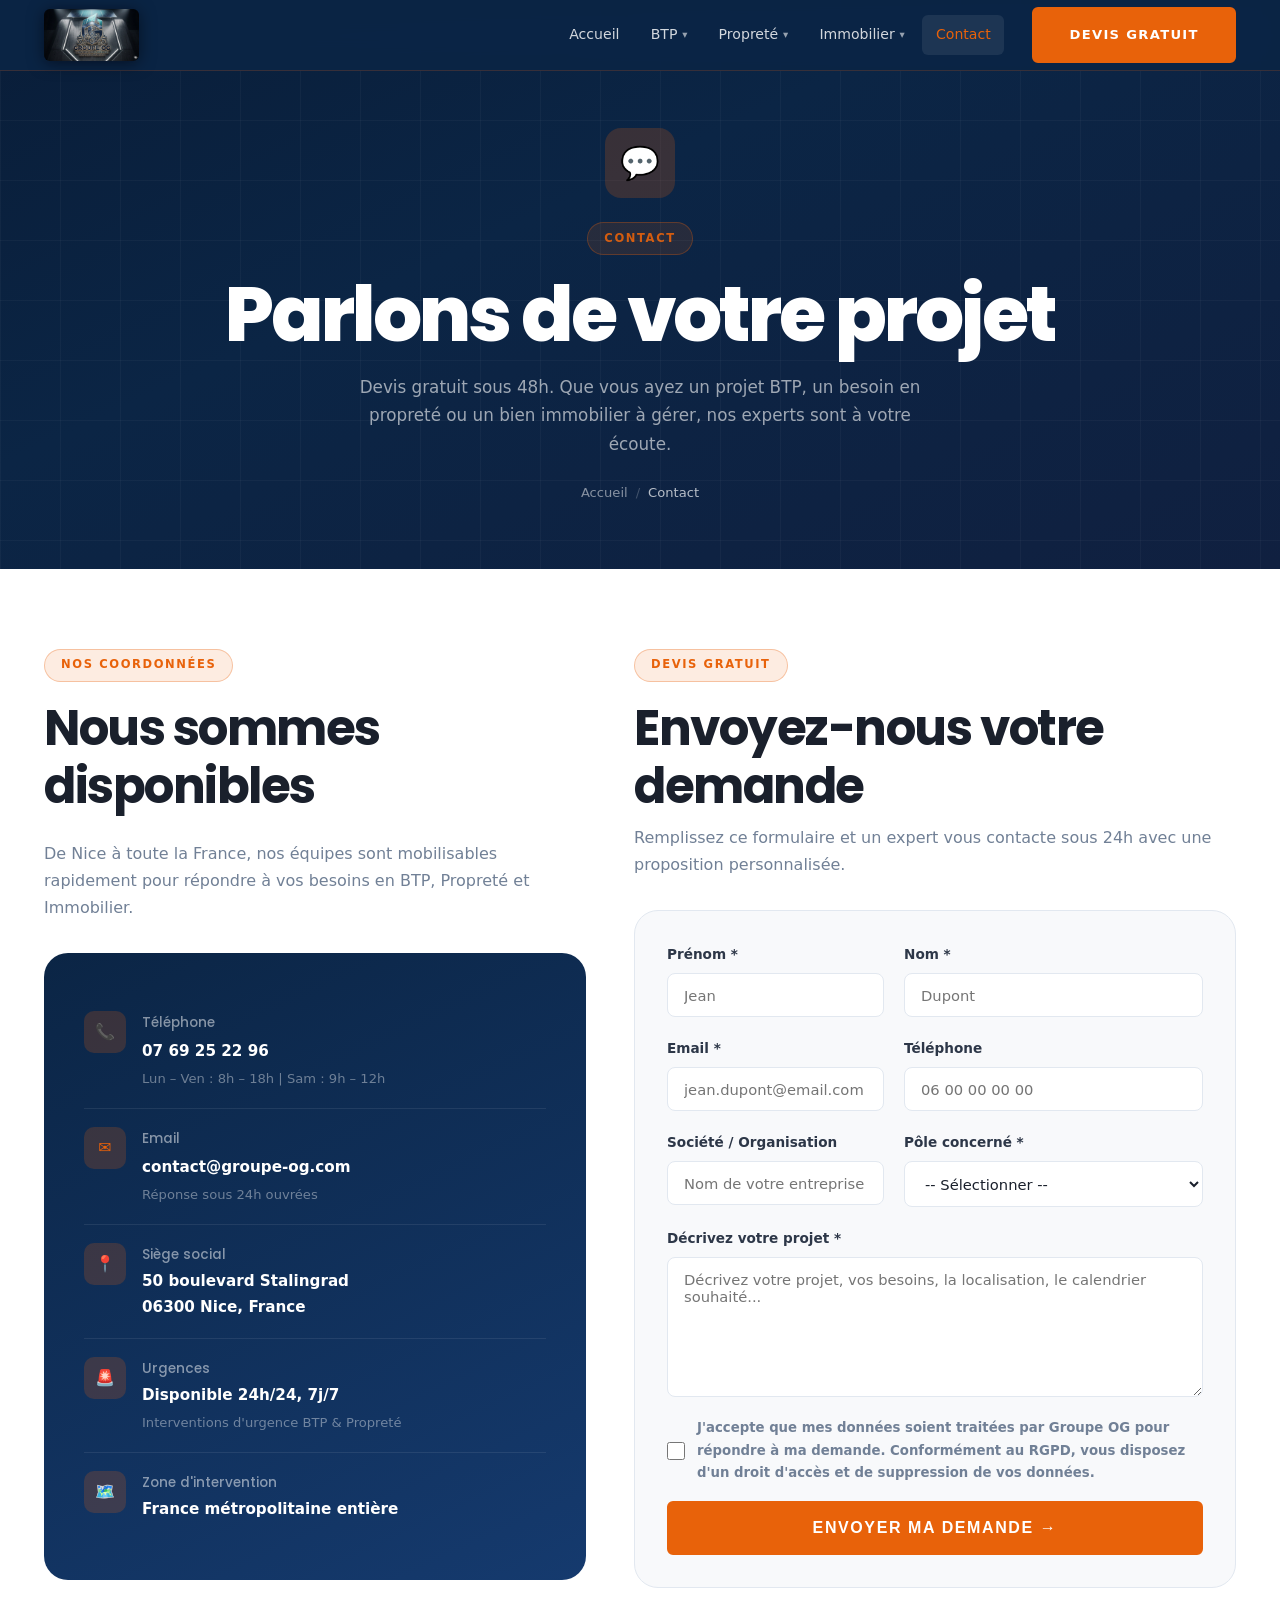
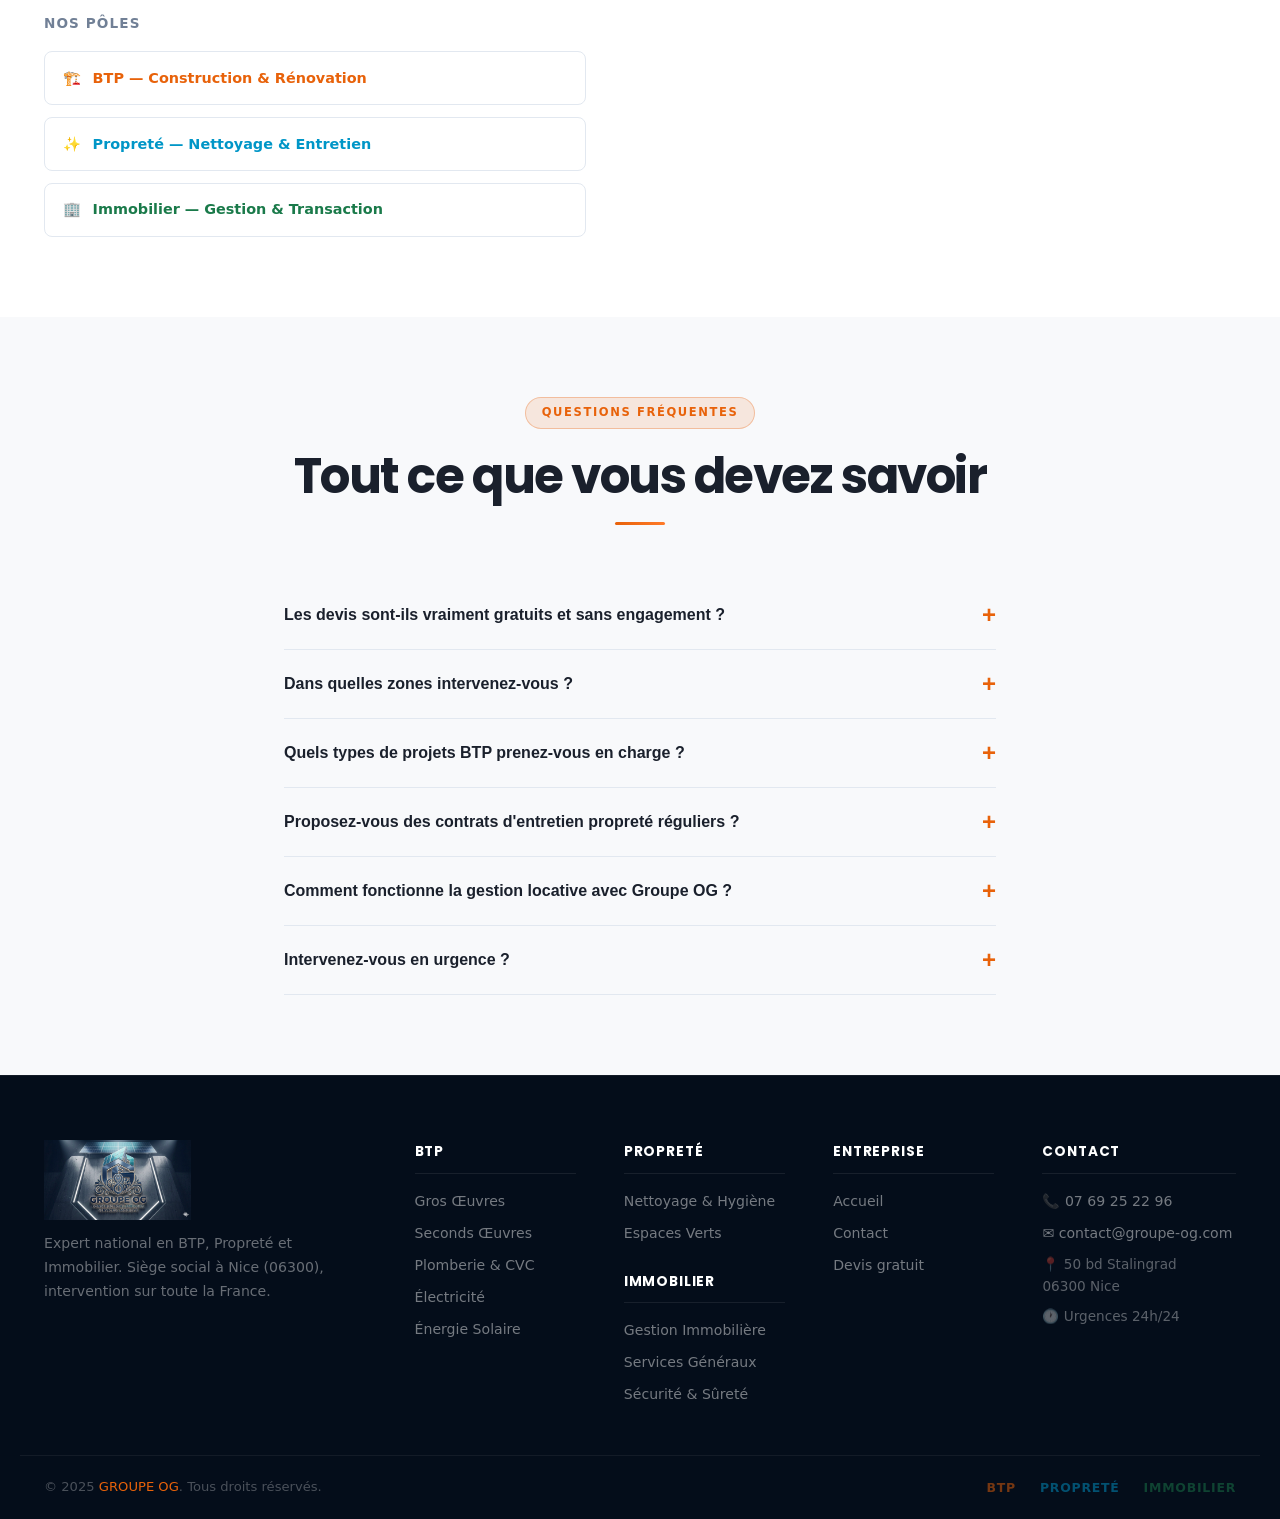
<file: contact.html>
<!DOCTYPE html>
<html lang="fr">
<head>
  <meta charset="UTF-8">
  <meta name="viewport" content="width=device-width, initial-scale=1.0">
  <title>Contact — Devis Gratuit — Groupe OG | BTP · Propreté · Immobilier</title>
  <meta name="description" content="Contactez Groupe OG pour un devis gratuit en BTP, Propreté ou Immobilier. Réponse sous 24h. Siège à Nice (06300), intervention nationale.">
  <link rel="stylesheet" href="style.css">
</head>
<body>
<script src="nav.js"></script>

<!-- ========== PAGE HERO ========== -->
<section class="page-hero">
  <div class="container">
    <div class="page-hero-accent" style="background:rgba(232,98,10,.2);">💬</div>
    <div class="eyebrow">Contact</div>
    <h1>Parlons de votre projet</h1>
    <p>Devis gratuit sous 48h. Que vous ayez un projet BTP, un besoin en propreté ou un bien immobilier à gérer, nos experts sont à votre écoute.</p>
    <div class="breadcrumb">
      <a href="index.html">Accueil</a>
      <span class="sep">/</span>
      <span>Contact</span>
    </div>
  </div>
</section>

<!-- ========== CONTACT SECTION ========== -->
<section class="section">
  <div class="container">
    <div class="two-col" style="gap:3rem;align-items:flex-start;">

      <!-- INFOS -->
      <div>
        <div class="eyebrow">Nos coordonnées</div>
        <h2 style="margin-bottom:1.5rem;">Nous sommes disponibles</h2>
        <p style="color:var(--muted);margin-bottom:2rem;">De Nice à toute la France, nos équipes sont mobilisables rapidement pour répondre à vos besoins en BTP, Propreté et Immobilier.</p>

        <div class="contact-info-card">
          <div class="contact-info-item">
            <div class="contact-info-icon">📞</div>
            <div>
              <h4>Téléphone</h4>
              <a href="tel:+33769252296">07 69 25 22 96</a>
              <p style="color:rgba(255,255,255,.4);font-size:.82rem;font-weight:400;margin-top:.2rem;">Lun – Ven : 8h – 18h | Sam : 9h – 12h</p>
            </div>
          </div>
          <div class="contact-info-item">
            <div class="contact-info-icon">✉️</div>
            <div>
              <h4>Email</h4>
              <a href="mailto:contact@groupe-og.com">contact@groupe-og.com</a>
              <p style="color:rgba(255,255,255,.4);font-size:.82rem;font-weight:400;margin-top:.2rem;">Réponse sous 24h ouvrées</p>
            </div>
          </div>
          <div class="contact-info-item">
            <div class="contact-info-icon">📍</div>
            <div>
              <h4>Siège social</h4>
              <p>50 boulevard Stalingrad<br>06300 Nice, France</p>
            </div>
          </div>
          <div class="contact-info-item">
            <div class="contact-info-icon">🚨</div>
            <div>
              <h4>Urgences</h4>
              <p>Disponible 24h/24, 7j/7</p>
              <p style="color:rgba(255,255,255,.4);font-size:.82rem;font-weight:400;margin-top:.2rem;">Interventions d'urgence BTP &amp; Propreté</p>
            </div>
          </div>
          <div class="contact-info-item">
            <div class="contact-info-icon">🗺️</div>
            <div>
              <h4>Zone d'intervention</h4>
              <p>France métropolitaine entière</p>
            </div>
          </div>
        </div>

        <!-- Poles rapides -->
        <div style="margin-top:2rem;">
          <p style="font-size:.85rem;font-weight:600;color:var(--muted);text-transform:uppercase;letter-spacing:.08em;margin-bottom:1rem;">Nos pôles</p>
          <div style="display:flex;flex-direction:column;gap:.75rem;">
            <a href="btp.html" style="display:flex;align-items:center;gap:.75rem;padding:.85rem 1.1rem;border-radius:var(--radius);border:1px solid var(--border);color:var(--btp);font-weight:600;font-size:.9rem;transition:background var(--transition);" onmouseover="this.style.background='var(--btp-bg)'" onmouseout="this.style.background=''">
              <span>🏗️</span> BTP — Construction &amp; Rénovation
            </a>
            <a href="proprete.html" style="display:flex;align-items:center;gap:.75rem;padding:.85rem 1.1rem;border-radius:var(--radius);border:1px solid var(--border);color:var(--proprete);font-weight:600;font-size:.9rem;transition:background var(--transition);" onmouseover="this.style.background='var(--proprete-bg)'" onmouseout="this.style.background=''">
              <span>✨</span> Propreté — Nettoyage &amp; Entretien
            </a>
            <a href="immobilier.html" style="display:flex;align-items:center;gap:.75rem;padding:.85rem 1.1rem;border-radius:var(--radius);border:1px solid var(--border);color:var(--immo);font-weight:600;font-size:.9rem;transition:background var(--transition);" onmouseover="this.style.background='var(--immo-bg)'" onmouseout="this.style.background=''">
              <span>🏢</span> Immobilier — Gestion &amp; Transaction
            </a>
          </div>
        </div>
      </div>

      <!-- FORMULAIRE -->
      <div>
        <div class="eyebrow">Devis gratuit</div>
        <h2 style="margin-bottom:.5rem;">Envoyez-nous votre demande</h2>
        <p style="color:var(--muted);margin-bottom:2rem;">Remplissez ce formulaire et un expert vous contacte sous 24h avec une proposition personnalisée.</p>

        <form id="contact-form" style="background:var(--off-white);border-radius:var(--radius-xl);padding:2rem;border:1px solid var(--border);">
          <div class="form-grid">
            <div class="form-group">
              <label for="prenom">Prénom *</label>
              <input type="text" id="prenom" name="prenom" placeholder="Jean" required>
            </div>
            <div class="form-group">
              <label for="nom">Nom *</label>
              <input type="text" id="nom" name="nom" placeholder="Dupont" required>
            </div>
            <div class="form-group">
              <label for="email">Email *</label>
              <input type="email" id="email" name="email" placeholder="jean.dupont@email.com" required>
            </div>
            <div class="form-group">
              <label for="telephone">Téléphone</label>
              <input type="tel" id="telephone" name="telephone" placeholder="06 00 00 00 00">
            </div>
            <div class="form-group">
              <label for="societe">Société / Organisation</label>
              <input type="text" id="societe" name="societe" placeholder="Nom de votre entreprise">
            </div>
            <div class="form-group">
              <label for="service">Pôle concerné *</label>
              <select id="service" name="service" required>
                <option value="">-- Sélectionner --</option>
                <optgroup label="🏗️ BTP">
                  <option>Gros Œuvres &amp; Maçonnerie</option>
                  <option>Seconds Œuvres &amp; Finitions</option>
                  <option>Plomberie &amp; CVC</option>
                  <option>Électricité &amp; Domotique</option>
                  <option>Énergie Solaire</option>
                  <option>Rénovation complète</option>
                </optgroup>
                <optgroup label="✨ Propreté">
                  <option>Nettoyage &amp; Entretien courant</option>
                  <option>Nettoyage industriel</option>
                  <option>Désinfection &amp; Hygiène</option>
                  <option>Vitrerie &amp; Hauteur</option>
                  <option>Espaces verts</option>
                </optgroup>
                <optgroup label="🏢 Immobilier">
                  <option>Gestion locative</option>
                  <option>Property management</option>
                  <option>Transaction immobilière</option>
                  <option>Conseil patrimonial</option>
                  <option>Services généraux</option>
                  <option>Sécurité &amp; Sûreté</option>
                </optgroup>
              </select>
            </div>
            <div class="form-group form-full">
              <label for="message">Décrivez votre projet *</label>
              <textarea id="message" name="message" placeholder="Décrivez votre projet, vos besoins, la localisation, le calendrier souhaité..." required style="min-height:140px;"></textarea>
            </div>
            <div class="form-group form-full" style="flex-direction:row;align-items:center;gap:.75rem;">
              <input type="checkbox" id="rgpd" name="rgpd" required style="width:18px;height:18px;flex-shrink:0;accent-color:var(--orange);">
              <label for="rgpd" style="font-size:.83rem;color:var(--muted);cursor:pointer;">J'accepte que mes données soient traitées par Groupe OG pour répondre à ma demande. Conformément au RGPD, vous disposez d'un droit d'accès et de suppression de vos données.</label>
            </div>
          </div>
          <button type="submit" class="btn btn-orange" style="width:100%;margin-top:1rem;justify-content:center;font-size:1rem;padding:1rem 2rem;">
            Envoyer ma demande →
          </button>
        </form>
      </div>

    </div>
  </div>
</section>

<!-- ========== FAQ ========== -->
<section class="section section-light">
  <div class="container" style="max-width:760px;">
    <div class="section-header">
      <div class="eyebrow">Questions fréquentes</div>
      <h2>Tout ce que vous devez savoir</h2>
    </div>
    <div>
      <div class="accordion-item">
        <button class="accordion-header">Les devis sont-ils vraiment gratuits et sans engagement ?</button>
        <div class="accordion-body">
          <p>Oui, tous nos devis sont entièrement gratuits et sans aucun engagement de votre part. Nous réalisons une étude de votre besoin et vous proposons une solution chiffrée et détaillée sous 48h.</p>
        </div>
      </div>
      <div class="accordion-item">
        <button class="accordion-header">Dans quelles zones intervenez-vous ?</button>
        <div class="accordion-body">
          <p>Groupe OG intervient sur toute la France métropolitaine. Notre siège est à Nice (06300), et nous disposons de partenaires et équipes dans les principales régions françaises pour garantir réactivité et proximité.</p>
        </div>
      </div>
      <div class="accordion-item">
        <button class="accordion-header">Quels types de projets BTP prenez-vous en charge ?</button>
        <div class="accordion-body">
          <p>Nous prenons en charge tous les projets BTP : travaux pour particuliers, professionnels, collectivités et industriels. Construction neuve, rénovation, mise aux normes, maintenance préventive et curative — aucun projet n'est trop grand ou trop petit.</p>
        </div>
      </div>
      <div class="accordion-item">
        <button class="accordion-header">Proposez-vous des contrats d'entretien propreté réguliers ?</button>
        <div class="accordion-body">
          <p>Oui, nous proposons des contrats d'entretien réguliers sur mesure selon votre superficie, vos horaires et vos exigences. Ces contrats incluent un suivi qualité, des contrôles réguliers et un interlocuteur dédié.</p>
        </div>
      </div>
      <div class="accordion-item">
        <button class="accordion-header">Comment fonctionne la gestion locative avec Groupe OG ?</button>
        <div class="accordion-body">
          <p>Nous prenons en charge l'intégralité de la gestion : recherche de locataires, rédaction du bail, encaissement des loyers, gestion des impayés, réparations, états des lieux. Vous recevez un compte-rendu de gérance mensuel et n'avez aucune démarche à effectuer.</p>
        </div>
      </div>
      <div class="accordion-item">
        <button class="accordion-header">Intervenez-vous en urgence ?</button>
        <div class="accordion-body">
          <p>Oui, notre astreinte urgence est disponible 24h/24, 7j/7 pour les interventions critiques (dégâts des eaux, panne électrique, sinistre). Contactez le 07 69 25 22 96 à tout moment.</p>
        </div>
      </div>
    </div>
  </div>
</section>

<!-- ========== FOOTER ========== -->
<footer>
  <div class="footer-grid">
    <div class="footer-brand">
      <div class="footer-logo">
        <img src="logo.png" alt="Groupe OG" class="footer-logo-img">
      </div>
      <p>Expert national en BTP, Propreté et Immobilier. Siège social à Nice (06300), intervention sur toute la France.</p>
    </div>
    <div class="footer-col">
      <h4>BTP</h4>
      <ul>
        <li><a href="gros-oeuvres.html">Gros Œuvres</a></li>
        <li><a href="seconds-oeuvres.html">Seconds Œuvres</a></li>
        <li><a href="plomberie-chauffage.html">Plomberie &amp; CVC</a></li>
        <li><a href="electricite.html">Électricité</a></li>
        <li><a href="photovoltaique.html">Énergie Solaire</a></li>
      </ul>
    </div>
    <div class="footer-col">
      <h4>Propreté</h4>
      <ul>
        <li><a href="nettoyage.html">Nettoyage &amp; Hygiène</a></li>
        <li><a href="espaces-verts.html">Espaces Verts</a></li>
      </ul>
      <h4 style="margin-top:1.5rem;">Immobilier</h4>
      <ul>
        <li><a href="immobilier.html">Gestion Immobilière</a></li>
        <li><a href="services-generaux.html">Services Généraux</a></li>
        <li><a href="securite-surete.html">Sécurité &amp; Sûreté</a></li>
      </ul>
    </div>
    <div class="footer-col">
      <h4>Entreprise</h4>
      <ul>
        <li><a href="index.html">Accueil</a></li>
        <li><a href="contact.html">Contact</a></li>
        <li><a href="contact.html">Devis gratuit</a></li>
      </ul>
    </div>
    <div class="footer-col">
      <h4>Contact</h4>
      <ul>
        <li><a href="tel:+33769252296">📞 07 69 25 22 96</a></li>
        <li><a href="mailto:contact@groupe-og.com">✉️ contact@groupe-og.com</a></li>
        <li style="color:rgba(255,255,255,.35);line-height:1.6;">📍 50 bd Stalingrad<br>06300 Nice</li>
        <li style="color:rgba(255,255,255,.35);">🕐 Urgences 24h/24</li>
      </ul>
    </div>
  </div>
  <div class="footer-bottom">
    <p>© 2025 <span>GROUPE OG</span>. Tous droits réservés.</p>
    <div class="footer-poles">
      <a href="btp.html" class="fp-btp">BTP</a>
      <a href="proprete.html" class="fp-prop">Propreté</a>
      <a href="immobilier.html" class="fp-immo">Immobilier</a>
    </div>
  </div>
</footer>
<button id="scroll-top">↑</button>
<script src="script.js"></script>
</body>
</html>
</file>
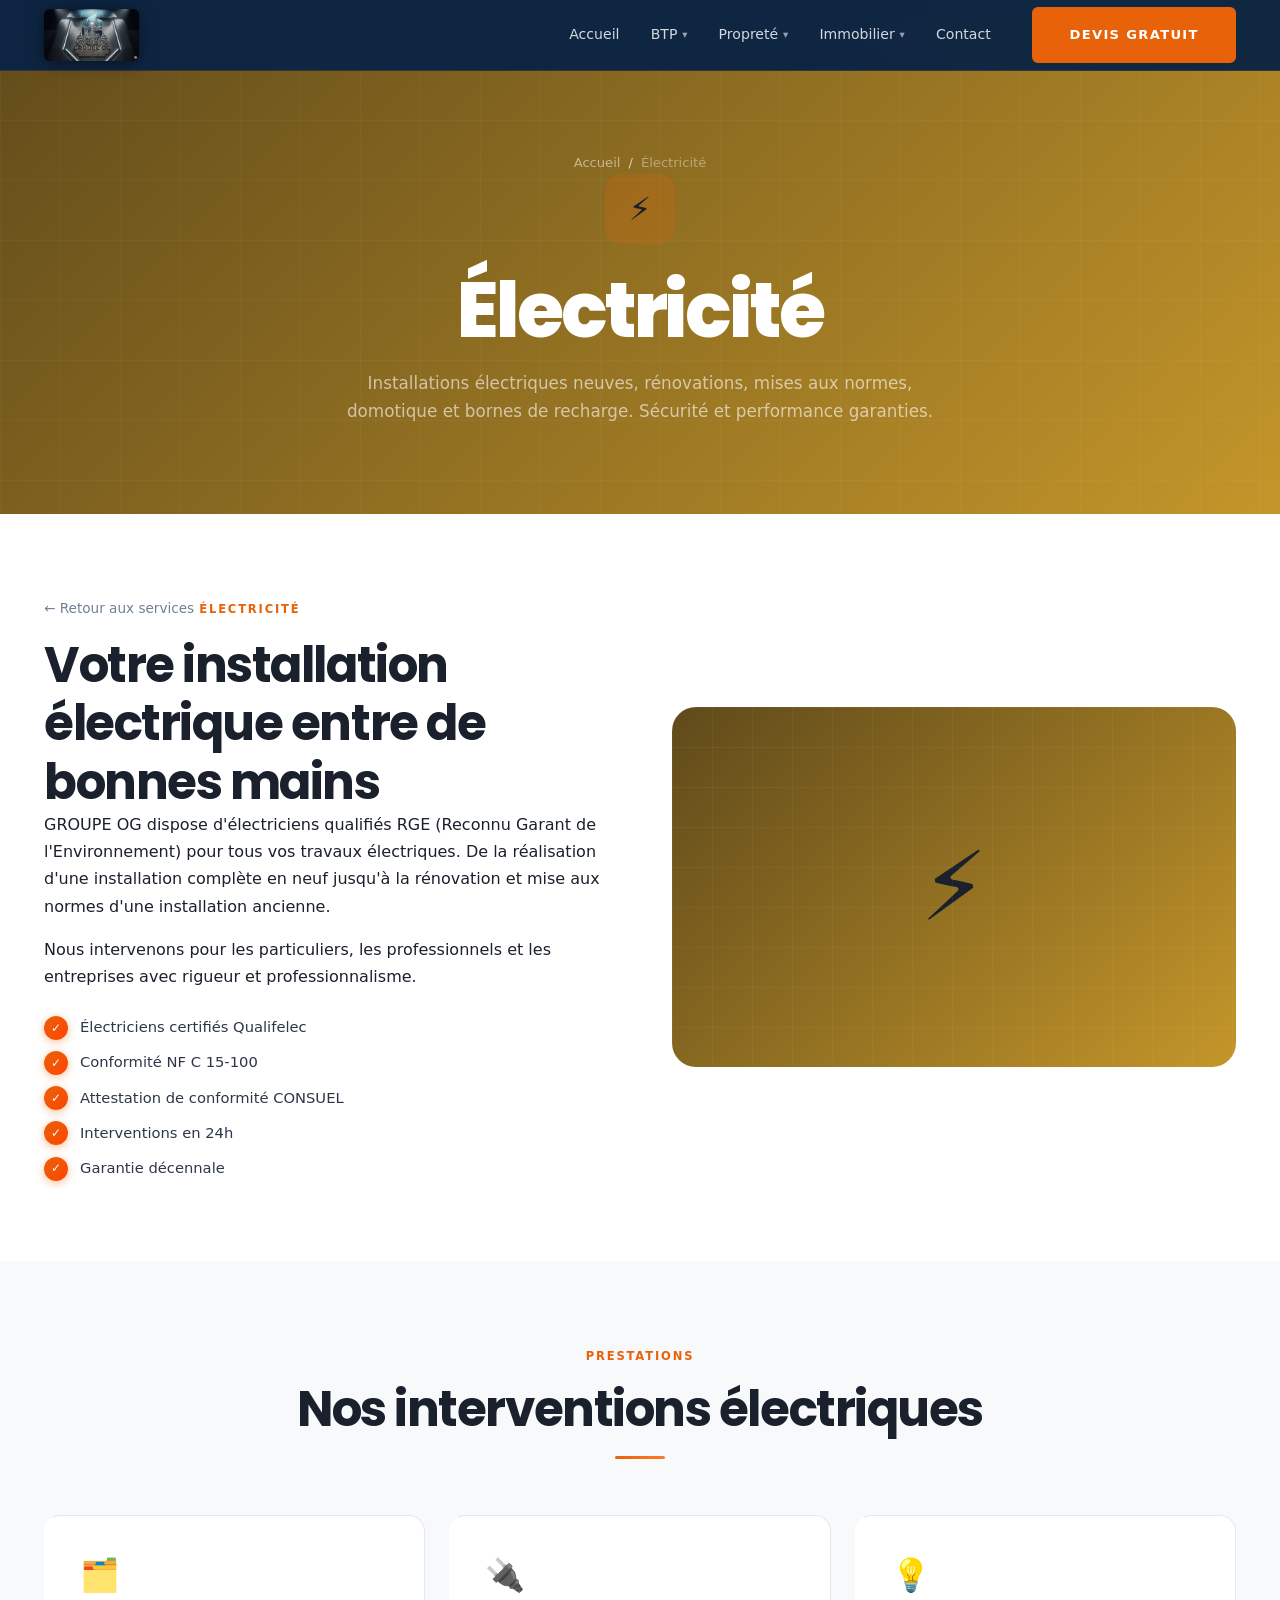
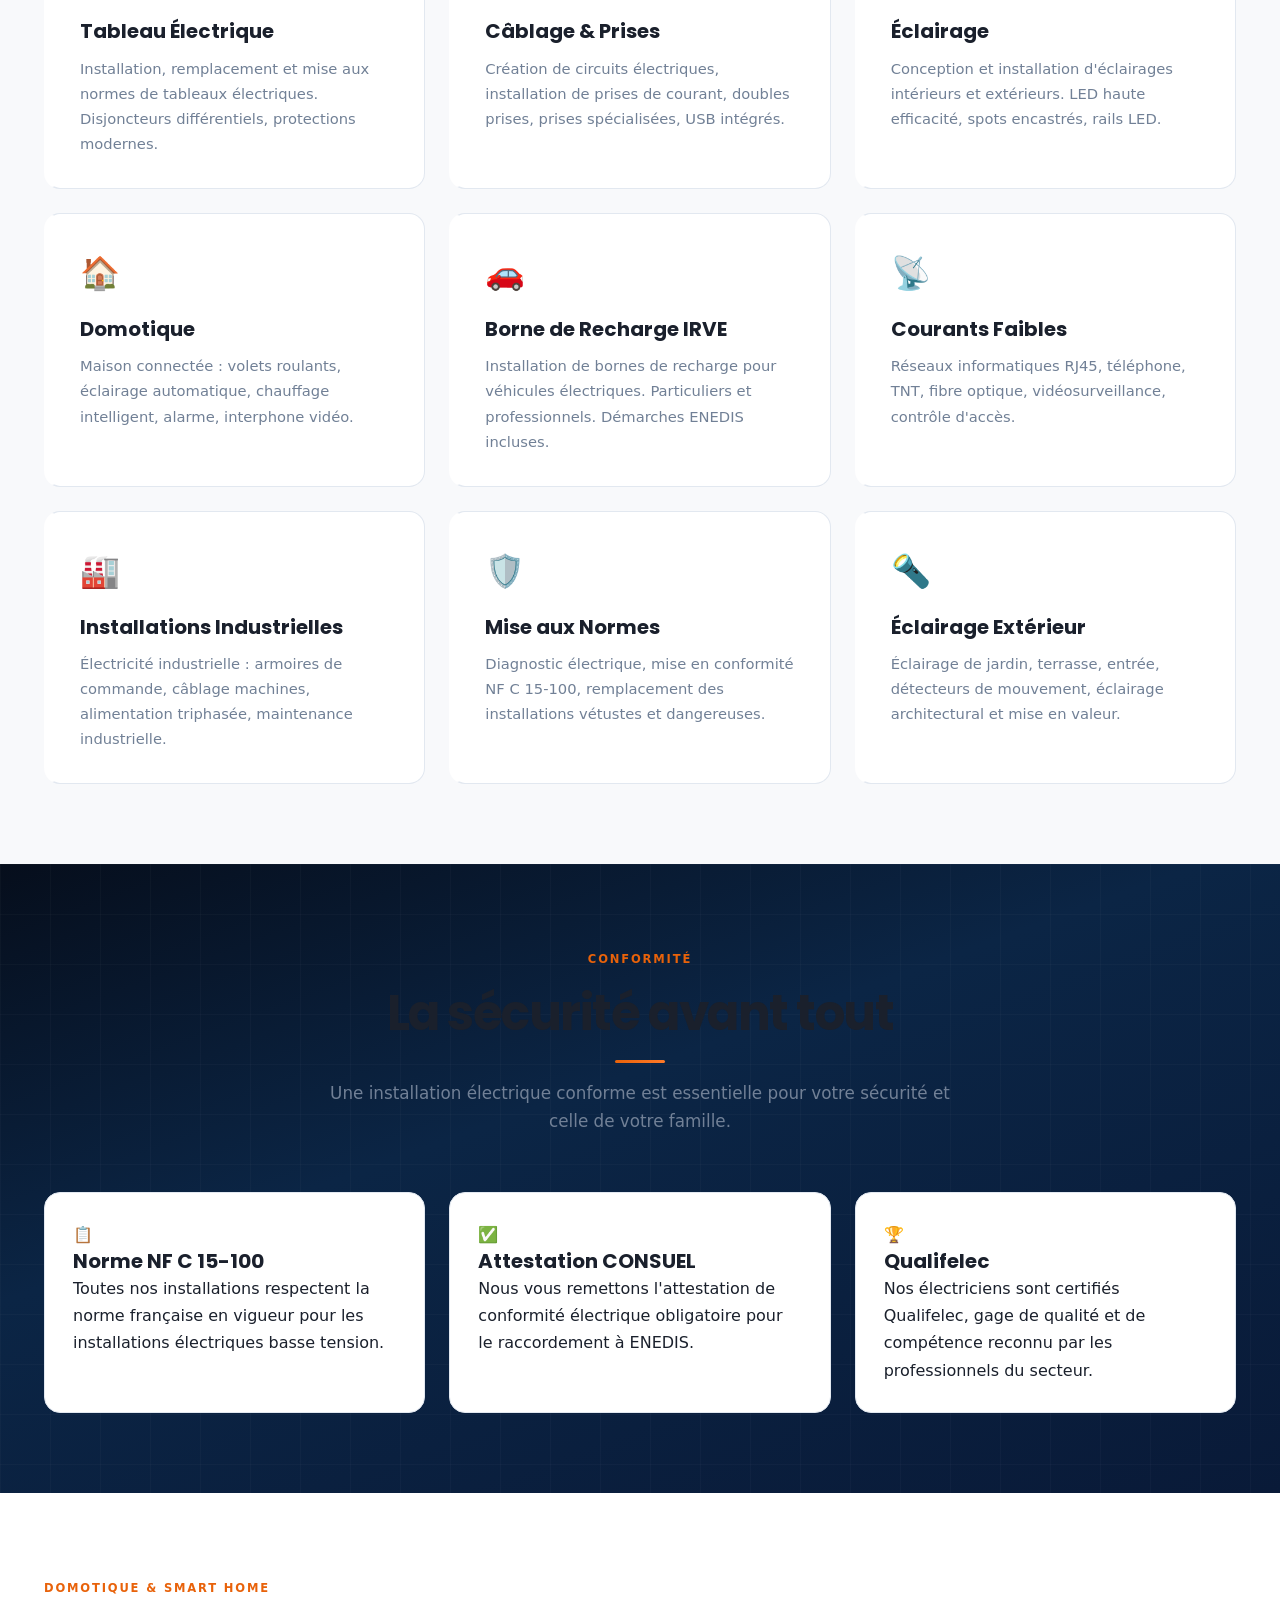
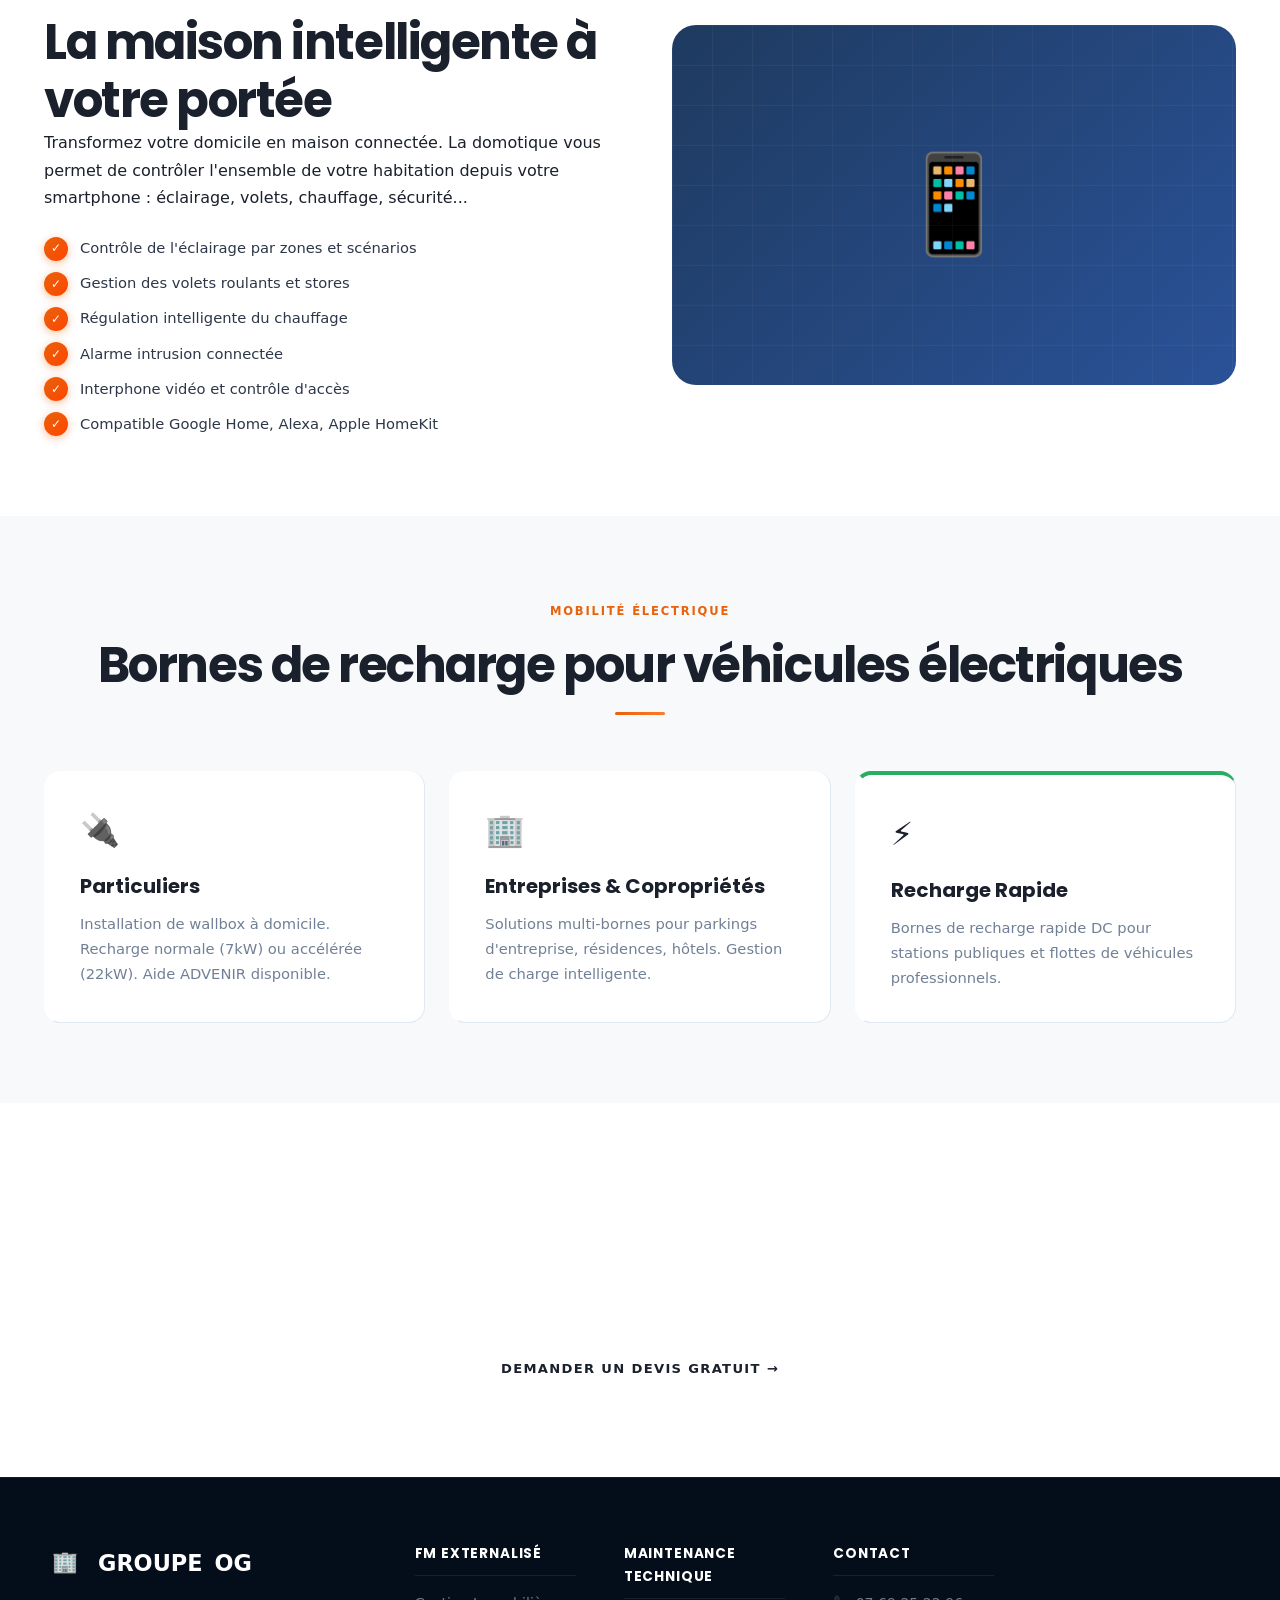
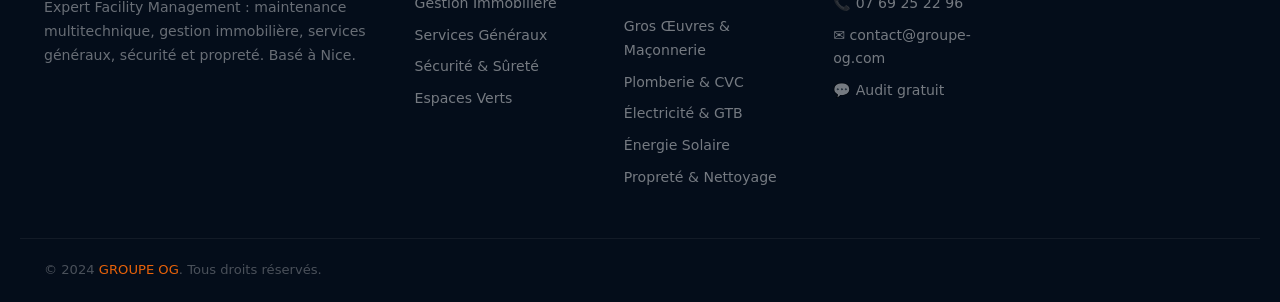
<file: electricite.html>
<!DOCTYPE html>
<html lang="fr">
<head>
  <meta charset="UTF-8">
  <meta name="viewport" content="width=device-width, initial-scale=1.0">
  <title>Électricité – Installations & Mises aux Normes – GROUPE OG</title>
  <meta name="description" content="Électricien certifié : tableau électrique, câblage, prises, éclairage LED, domotique, mise aux normes NF C 15-100, IRVE.">
  <link rel="stylesheet" href="style.css">
</head>
<body>
<script src="nav.js"></script>

<section class="page-hero" style="background:linear-gradient(135deg,#5f4a1a,#c4962a);">
  <div class="page-hero-content">
    <div class="breadcrumb"><a href="index.html">Accueil</a><span>/</span>Électricité</div>
    <div class="page-hero-icon">⚡</div>
    <h1>Électricité</h1>
    <p>Installations électriques neuves, rénovations, mises aux normes, domotique et bornes de recharge. Sécurité et performance garanties.</p>
  </div>
</section>

<!-- INTRO -->
<section class="section">
  <div class="container">
    <div class="two-col">
      <div>
        <a href="index.html" class="back-link">← Retour aux services</a>
        <div class="section-tag">Électricité</div>
        <h2>Votre installation électrique entre de bonnes mains</h2>
        <p>GROUPE OG dispose d'électriciens qualifiés RGE (Reconnu Garant de l'Environnement) pour tous vos travaux électriques. De la réalisation d'une installation complète en neuf jusqu'à la rénovation et mise aux normes d'une installation ancienne.</p>
        <p>Nous intervenons pour les particuliers, les professionnels et les entreprises avec rigueur et professionnalisme.</p>
        <div class="check-list">
          <div class="check-item"><span>Électriciens certifiés Qualifelec</span></div>
          <div class="check-item"><span>Conformité NF C 15-100</span></div>
          <div class="check-item"><span>Attestation de conformité CONSUEL</span></div>
          <div class="check-item"><span>Interventions en 24h</span></div>
          <div class="check-item"><span>Garantie décennale</span></div>
        </div>
      </div>
      <div class="content-visual" style="background:linear-gradient(135deg,#5f4a1a,#c4962a);">⚡</div>
    </div>
  </div>
</section>

<!-- SERVICES -->
<section class="section section-light">
  <div class="container">
    <div class="section-header">
      <div class="section-tag">Prestations</div>
      <h2>Nos interventions électriques</h2>
    </div>
    <div class="cards-grid cards-grid-3">
      <div class="feature-card">
        <div class="feature-icon">🗂️</div>
        <h3>Tableau Électrique</h3>
        <p>Installation, remplacement et mise aux normes de tableaux électriques. Disjoncteurs différentiels, protections modernes.</p>
      </div>
      <div class="feature-card">
        <div class="feature-icon">🔌</div>
        <h3>Câblage & Prises</h3>
        <p>Création de circuits électriques, installation de prises de courant, doubles prises, prises spécialisées, USB intégrés.</p>
      </div>
      <div class="feature-card">
        <div class="feature-icon">💡</div>
        <h3>Éclairage</h3>
        <p>Conception et installation d'éclairages intérieurs et extérieurs. LED haute efficacité, spots encastrés, rails LED.</p>
      </div>
      <div class="feature-card">
        <div class="feature-icon">🏠</div>
        <h3>Domotique</h3>
        <p>Maison connectée : volets roulants, éclairage automatique, chauffage intelligent, alarme, interphone vidéo.</p>
      </div>
      <div class="feature-card">
        <div class="feature-icon">🚗</div>
        <h3>Borne de Recharge IRVE</h3>
        <p>Installation de bornes de recharge pour véhicules électriques. Particuliers et professionnels. Démarches ENEDIS incluses.</p>
      </div>
      <div class="feature-card">
        <div class="feature-icon">📡</div>
        <h3>Courants Faibles</h3>
        <p>Réseaux informatiques RJ45, téléphone, TNT, fibre optique, vidéosurveillance, contrôle d'accès.</p>
      </div>
      <div class="feature-card">
        <div class="feature-icon">🏭</div>
        <h3>Installations Industrielles</h3>
        <p>Électricité industrielle : armoires de commande, câblage machines, alimentation triphasée, maintenance industrielle.</p>
      </div>
      <div class="feature-card">
        <div class="feature-icon">🛡️</div>
        <h3>Mise aux Normes</h3>
        <p>Diagnostic électrique, mise en conformité NF C 15-100, remplacement des installations vétustes et dangereuses.</p>
      </div>
      <div class="feature-card">
        <div class="feature-icon">🔦</div>
        <h3>Éclairage Extérieur</h3>
        <p>Éclairage de jardin, terrasse, entrée, détecteurs de mouvement, éclairage architectural et mise en valeur.</p>
      </div>
    </div>
  </div>
</section>

<!-- NORMES -->
<section class="section section-dark">
  <div class="container">
    <div class="section-header">
      <div class="section-tag">Conformité</div>
      <h2>La sécurité avant tout</h2>
      <p>Une installation électrique conforme est essentielle pour votre sécurité et celle de votre famille.</p>
    </div>
    <div class="cards-grid cards-grid-3">
      <div class="info-card">
        <div class="info-icon">📋</div>
        <h3>Norme NF C 15-100</h3>
        <p>Toutes nos installations respectent la norme française en vigueur pour les installations électriques basse tension.</p>
      </div>
      <div class="info-card">
        <div class="info-icon">✅</div>
        <h3>Attestation CONSUEL</h3>
        <p>Nous vous remettons l'attestation de conformité électrique obligatoire pour le raccordement à ENEDIS.</p>
      </div>
      <div class="info-card">
        <div class="info-icon">🏆</div>
        <h3>Qualifelec</h3>
        <p>Nos électriciens sont certifiés Qualifelec, gage de qualité et de compétence reconnu par les professionnels du secteur.</p>
      </div>
    </div>
  </div>
</section>

<!-- DOMOTIQUE -->
<section class="section">
  <div class="container">
    <div class="two-col reverse">
      <div class="content-visual" style="background:linear-gradient(135deg,#1e3a5f,#2a5298);">📱</div>
      <div>
        <div class="section-tag">Domotique & Smart Home</div>
        <h2>La maison intelligente à votre portée</h2>
        <p>Transformez votre domicile en maison connectée. La domotique vous permet de contrôler l'ensemble de votre habitation depuis votre smartphone : éclairage, volets, chauffage, sécurité...</p>
        <div class="check-list">
          <div class="check-item"><span>Contrôle de l'éclairage par zones et scénarios</span></div>
          <div class="check-item"><span>Gestion des volets roulants et stores</span></div>
          <div class="check-item"><span>Régulation intelligente du chauffage</span></div>
          <div class="check-item"><span>Alarme intrusion connectée</span></div>
          <div class="check-item"><span>Interphone vidéo et contrôle d'accès</span></div>
          <div class="check-item"><span>Compatible Google Home, Alexa, Apple HomeKit</span></div>
        </div>
      </div>
    </div>
  </div>
</section>

<!-- BORNES RECHARGE -->
<section class="section section-light">
  <div class="container">
    <div class="section-header">
      <div class="section-tag">Mobilité électrique</div>
      <h2>Bornes de recharge pour véhicules électriques</h2>
    </div>
    <div class="cards-grid cards-grid-3">
      <div class="feature-card" style="border-top:4px solid var(--accent);">
        <div class="feature-icon">🔌</div>
        <h3>Particuliers</h3>
        <p>Installation de wallbox à domicile. Recharge normale (7kW) ou accélérée (22kW). Aide ADVENIR disponible.</p>
      </div>
      <div class="feature-card" style="border-top:4px solid var(--primary);">
        <div class="feature-icon">🏢</div>
        <h3>Entreprises & Copropriétés</h3>
        <p>Solutions multi-bornes pour parkings d'entreprise, résidences, hôtels. Gestion de charge intelligente.</p>
      </div>
      <div class="feature-card" style="border-top:4px solid #27ae60;">
        <div class="feature-icon">⚡</div>
        <h3>Recharge Rapide</h3>
        <p>Bornes de recharge rapide DC pour stations publiques et flottes de véhicules professionnels.</p>
      </div>
    </div>
  </div>
</section>

<!-- CTA -->
<section class="section">
  <div class="container">
    <div class="cta-banner">
      <h2>Un projet électrique ? Nous sommes là.</h2>
      <p>Diagnostic gratuit, devis rapide sous 24h. Electriciens qualifiés et certifiés à votre service.</p>
      <a href="contact.html" class="btn btn-outline">Demander un devis gratuit →</a>
    </div>
  </div>
</section>

<footer>
  <div class="footer-grid">
    <div class="footer-brand">
      <div style="display:flex;align-items:center;gap:.75rem;color:white;font-weight:800;font-size:1.4rem;margin-bottom:.5rem;">
        <div style="width:42px;height:42px;background:var(--accent);border-radius:10px;display:flex;align-items:center;justify-content:center;font-size:1.3rem;">🏢</div>
        GROUPE<span style="color:var(--accent)">OG</span>
      </div>
      <p>Expert Facility Management : maintenance multitechnique, gestion immobilière, services généraux, sécurité et propreté. Basé à Nice.</p>
    </div>
    <div class="footer-col">
      <h4>FM Externalisé</h4>
      <ul>
        <li><a href="immobilier.html">Gestion Immobilière</a></li>
        <li><a href="services-generaux.html">Services Généraux</a></li>
        <li><a href="securite-surete.html">Sécurité &amp; Sûreté</a></li>
        <li><a href="espaces-verts.html">Espaces Verts</a></li>
      </ul>
    </div>
    <div class="footer-col">
      <h4>Maintenance Technique</h4>
      <ul>
        <li><a href="gros-oeuvres.html">Gros Œuvres &amp; Maçonnerie</a></li>
        <li><a href="plomberie-chauffage.html">Plomberie &amp; CVC</a></li>
        <li><a href="electricite.html">Électricité &amp; GTB</a></li>
        <li><a href="photovoltaique.html">Énergie Solaire</a></li>
        <li><a href="nettoyage.html">Propreté &amp; Nettoyage</a></li>
      </ul>
    </div>
    <div class="footer-col">
      <h4>Contact</h4>
      <ul>
        <li><a href="tel:+33769252296">📞 07 69 25 22 96</a></li>
        <li><a href="mailto:contact@groupe-og.com">✉️ contact@groupe-og.com</a></li>
        <li><a href="contact.html">💬 Audit gratuit</a></li>
      </ul>
    </div>
  </div>
  <div class="footer-bottom"><p>© 2024 <span>GROUPE OG</span>. Tous droits réservés.</p></div>
</footer>
<button id="scroll-top">↑</button>
<script src="script.js"></script>
</body>
</html>
</file>
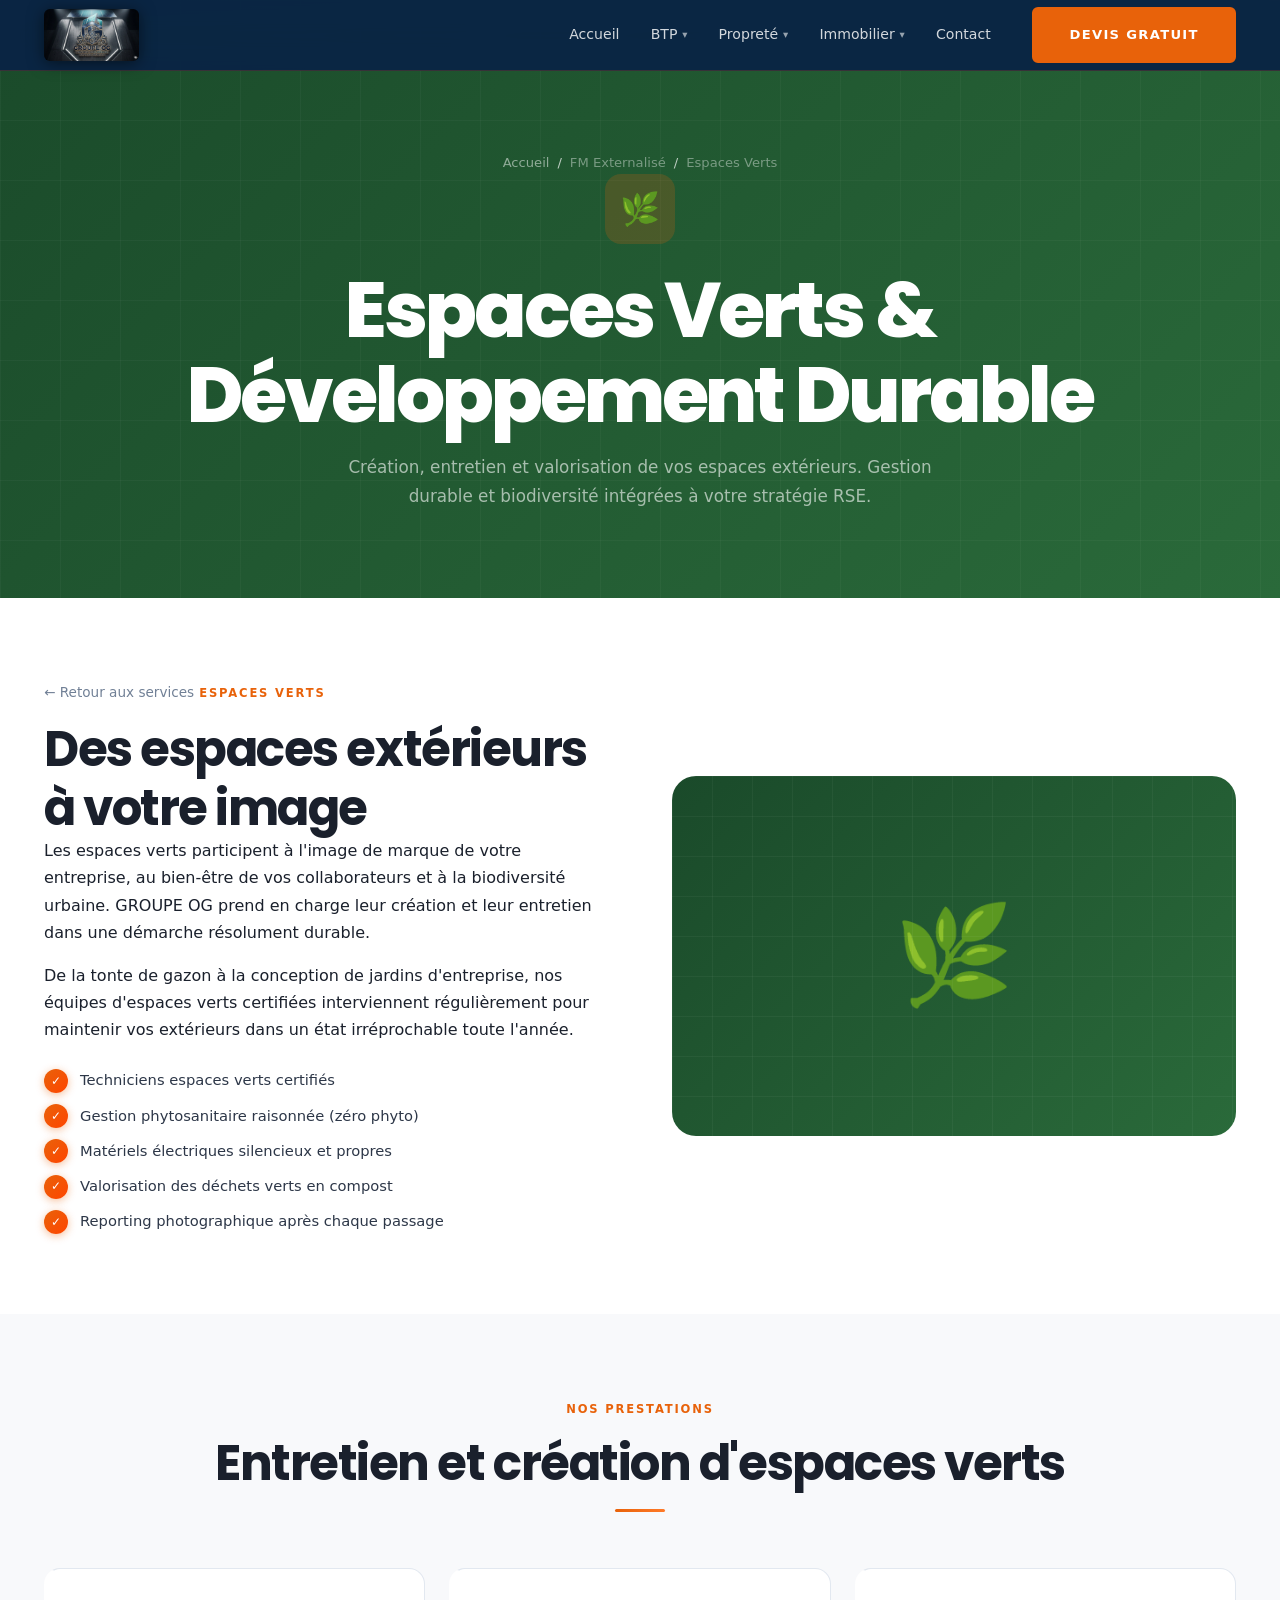
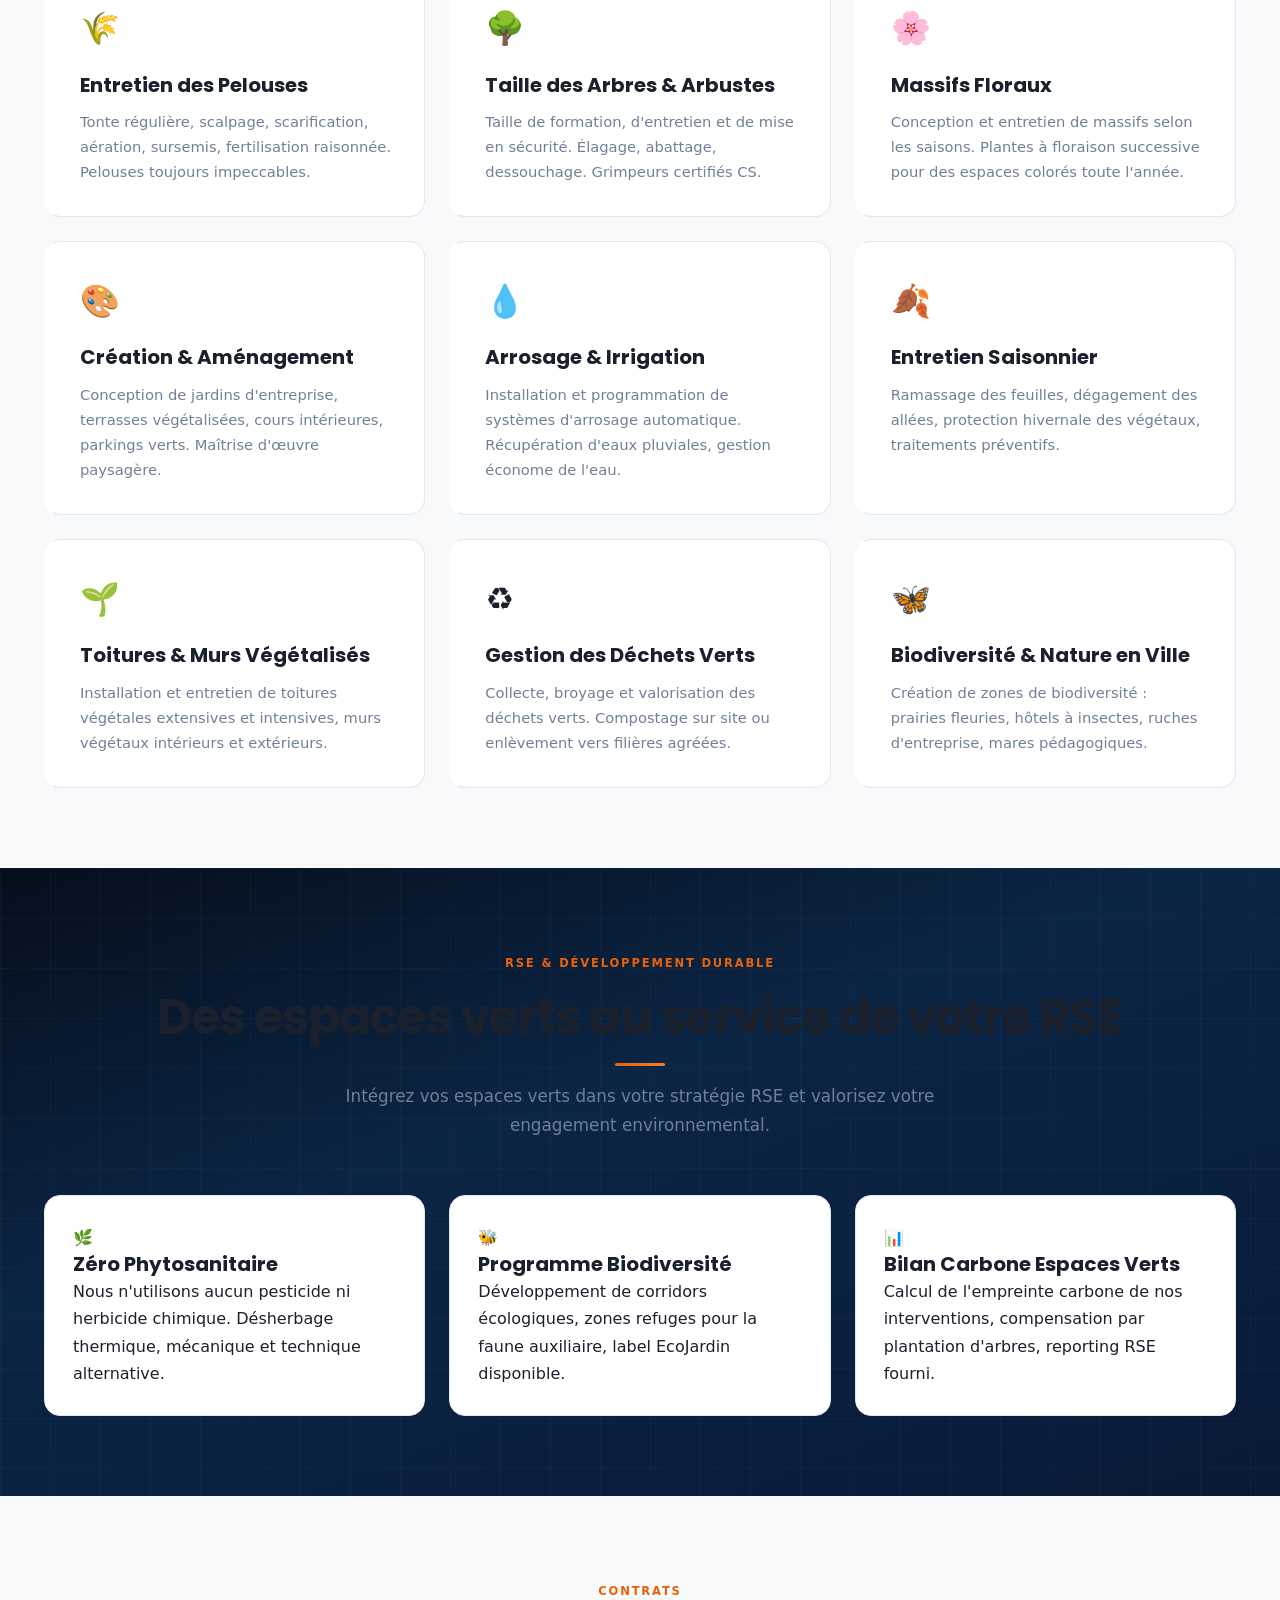
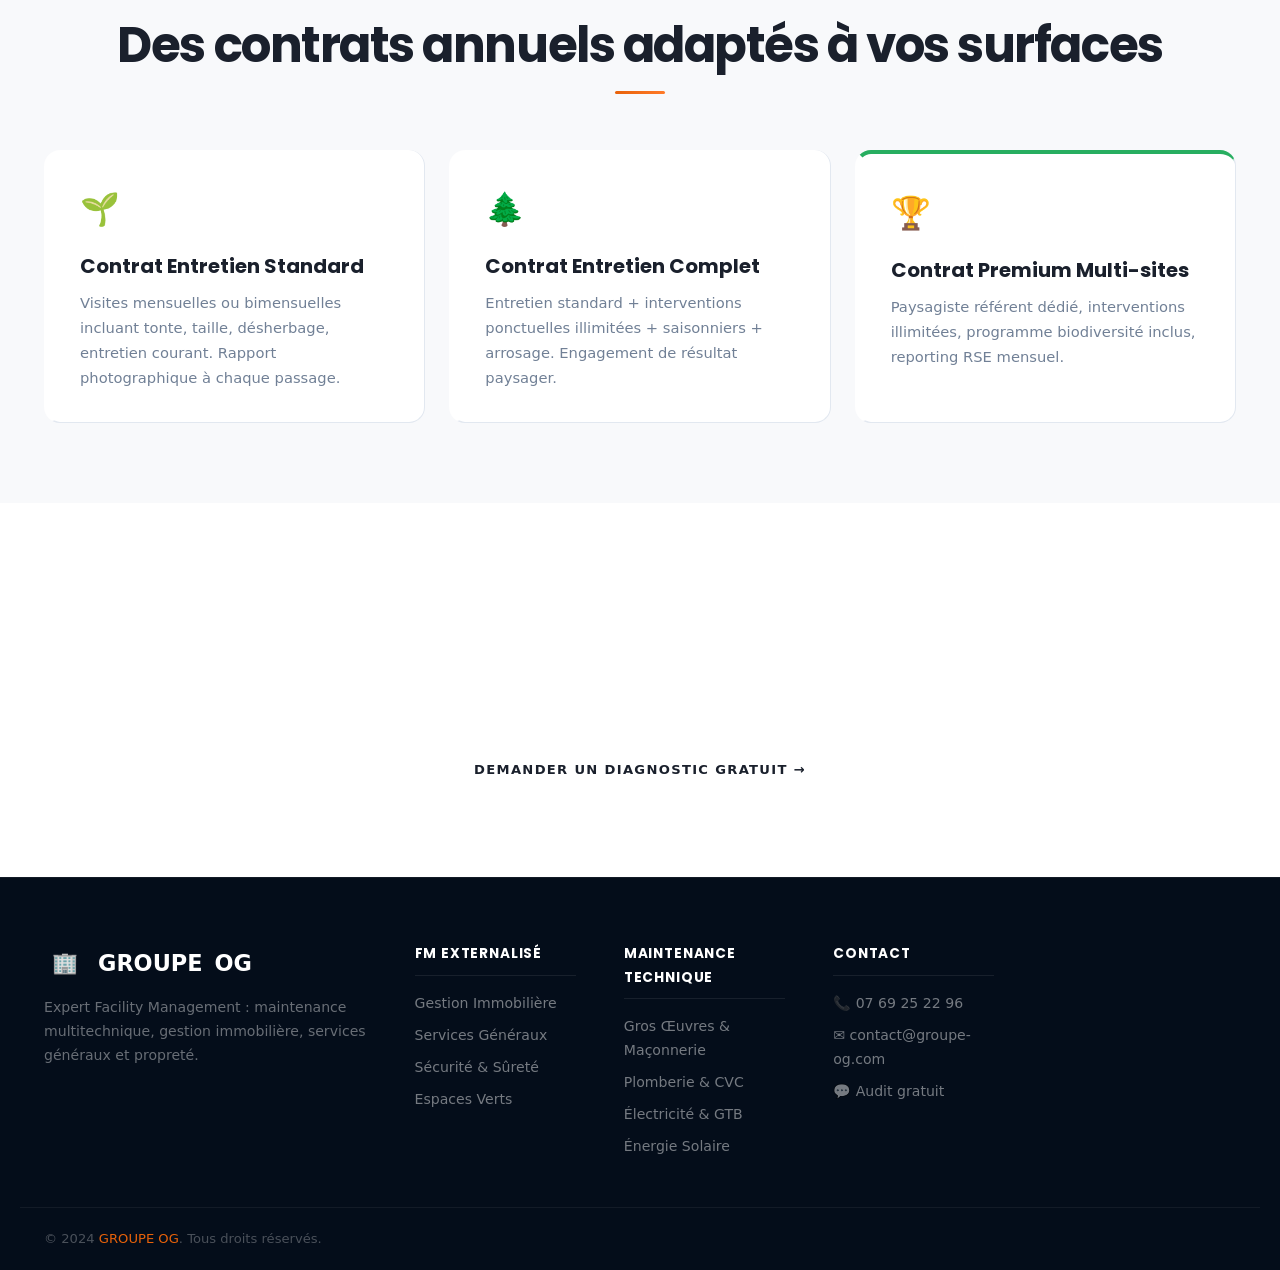
<file: espaces-verts.html>
<!DOCTYPE html>
<html lang="fr">
<head>
  <meta charset="UTF-8">
  <meta name="viewport" content="width=device-width, initial-scale=1.0">
  <title>Espaces Verts & Développement Durable – GROUPE OG</title>
  <meta name="description" content="Gestion externalisée des espaces verts : entretien, création, élagage, gestion des déchets verts, biodiversité, développement durable.">
  <link rel="stylesheet" href="style.css">
</head>
<body>
<script src="nav.js"></script>

<section class="page-hero" style="background:linear-gradient(135deg,#1a4a2a,#2a6a3a);">
  <div class="page-hero-content">
    <div class="breadcrumb"><a href="index.html">Accueil</a><span>/</span>FM Externalisé<span>/</span>Espaces Verts</div>
    <div class="page-hero-icon">🌿</div>
    <h1>Espaces Verts & Développement Durable</h1>
    <p>Création, entretien et valorisation de vos espaces extérieurs. Gestion durable et biodiversité intégrées à votre stratégie RSE.</p>
  </div>
</section>

<!-- INTRO -->
<section class="section">
  <div class="container">
    <div class="two-col">
      <div>
        <a href="index.html" class="back-link">← Retour aux services</a>
        <div class="section-tag">Espaces Verts</div>
        <h2>Des espaces extérieurs à votre image</h2>
        <p>Les espaces verts participent à l'image de marque de votre entreprise, au bien-être de vos collaborateurs et à la biodiversité urbaine. GROUPE OG prend en charge leur création et leur entretien dans une démarche résolument durable.</p>
        <p>De la tonte de gazon à la conception de jardins d'entreprise, nos équipes d'espaces verts certifiées interviennent régulièrement pour maintenir vos extérieurs dans un état irréprochable toute l'année.</p>
        <div class="check-list">
          <div class="check-item"><span>Techniciens espaces verts certifiés</span></div>
          <div class="check-item"><span>Gestion phytosanitaire raisonnée (zéro phyto)</span></div>
          <div class="check-item"><span>Matériels électriques silencieux et propres</span></div>
          <div class="check-item"><span>Valorisation des déchets verts en compost</span></div>
          <div class="check-item"><span>Reporting photographique après chaque passage</span></div>
        </div>
      </div>
      <div class="content-visual" style="background:linear-gradient(135deg,#1a4a2a,#2a6a3a);">🌿</div>
    </div>
  </div>
</section>

<!-- SERVICES -->
<section class="section section-light">
  <div class="container">
    <div class="section-header">
      <div class="section-tag">Nos prestations</div>
      <h2>Entretien et création d'espaces verts</h2>
    </div>
    <div class="cards-grid cards-grid-3">
      <div class="feature-card">
        <div class="feature-icon">🌾</div>
        <h3>Entretien des Pelouses</h3>
        <p>Tonte régulière, scalpage, scarification, aération, sursemis, fertilisation raisonnée. Pelouses toujours impeccables.</p>
      </div>
      <div class="feature-card">
        <div class="feature-icon">🌳</div>
        <h3>Taille des Arbres & Arbustes</h3>
        <p>Taille de formation, d'entretien et de mise en sécurité. Élagage, abattage, dessouchage. Grimpeurs certifiés CS.</p>
      </div>
      <div class="feature-card">
        <div class="feature-icon">🌸</div>
        <h3>Massifs Floraux</h3>
        <p>Conception et entretien de massifs selon les saisons. Plantes à floraison successive pour des espaces colorés toute l'année.</p>
      </div>
      <div class="feature-card">
        <div class="feature-icon">🎨</div>
        <h3>Création & Aménagement</h3>
        <p>Conception de jardins d'entreprise, terrasses végétalisées, cours intérieures, parkings verts. Maîtrise d'œuvre paysagère.</p>
      </div>
      <div class="feature-card">
        <div class="feature-icon">💧</div>
        <h3>Arrosage & Irrigation</h3>
        <p>Installation et programmation de systèmes d'arrosage automatique. Récupération d'eaux pluviales, gestion économe de l'eau.</p>
      </div>
      <div class="feature-card">
        <div class="feature-icon">🍂</div>
        <h3>Entretien Saisonnier</h3>
        <p>Ramassage des feuilles, dégagement des allées, protection hivernale des végétaux, traitements préventifs.</p>
      </div>
      <div class="feature-card">
        <div class="feature-icon">🌱</div>
        <h3>Toitures & Murs Végétalisés</h3>
        <p>Installation et entretien de toitures végétales extensives et intensives, murs végétaux intérieurs et extérieurs.</p>
      </div>
      <div class="feature-card">
        <div class="feature-icon">♻️</div>
        <h3>Gestion des Déchets Verts</h3>
        <p>Collecte, broyage et valorisation des déchets verts. Compostage sur site ou enlèvement vers filières agréées.</p>
      </div>
      <div class="feature-card">
        <div class="feature-icon">🦋</div>
        <h3>Biodiversité & Nature en Ville</h3>
        <p>Création de zones de biodiversité : prairies fleuries, hôtels à insectes, ruches d'entreprise, mares pédagogiques.</p>
      </div>
    </div>
  </div>
</section>

<!-- DÉVELOPPEMENT DURABLE -->
<section class="section section-dark">
  <div class="container">
    <div class="section-header">
      <div class="section-tag">RSE & Développement Durable</div>
      <h2>Des espaces verts au service de votre RSE</h2>
      <p>Intégrez vos espaces verts dans votre stratégie RSE et valorisez votre engagement environnemental.</p>
    </div>
    <div class="cards-grid cards-grid-3">
      <div class="info-card">
        <div class="info-icon">🌿</div>
        <h3>Zéro Phytosanitaire</h3>
        <p>Nous n'utilisons aucun pesticide ni herbicide chimique. Désherbage thermique, mécanique et technique alternative.</p>
      </div>
      <div class="info-card">
        <div class="info-icon">🐝</div>
        <h3>Programme Biodiversité</h3>
        <p>Développement de corridors écologiques, zones refuges pour la faune auxiliaire, label EcoJardin disponible.</p>
      </div>
      <div class="info-card">
        <div class="info-icon">📊</div>
        <h3>Bilan Carbone Espaces Verts</h3>
        <p>Calcul de l'empreinte carbone de nos interventions, compensation par plantation d'arbres, reporting RSE fourni.</p>
      </div>
    </div>
  </div>
</section>

<!-- CONTRATS -->
<section class="section section-light">
  <div class="container">
    <div class="section-header">
      <div class="section-tag">Contrats</div>
      <h2>Des contrats annuels adaptés à vos surfaces</h2>
    </div>
    <div class="cards-grid cards-grid-3">
      <div class="feature-card" style="border-top:4px solid var(--accent);">
        <div class="feature-icon">🌱</div>
        <h3>Contrat Entretien Standard</h3>
        <p>Visites mensuelles ou bimensuelles incluant tonte, taille, désherbage, entretien courant. Rapport photographique à chaque passage.</p>
      </div>
      <div class="feature-card" style="border-top:4px solid var(--primary);">
        <div class="feature-icon">🌲</div>
        <h3>Contrat Entretien Complet</h3>
        <p>Entretien standard + interventions ponctuelles illimitées + saisonniers + arrosage. Engagement de résultat paysager.</p>
      </div>
      <div class="feature-card" style="border-top:4px solid #27ae60;">
        <div class="feature-icon">🏆</div>
        <h3>Contrat Premium Multi-sites</h3>
        <p>Paysagiste référent dédié, interventions illimitées, programme biodiversité inclus, reporting RSE mensuel.</p>
      </div>
    </div>
  </div>
</section>

<!-- CTA -->
<section class="section">
  <div class="container">
    <div class="cta-banner">
      <h2>Des espaces verts à votre image, toute l'année</h2>
      <p>Visite diagnostic gratuite de vos espaces extérieurs. Devis personnalisé sous 48h.</p>
      <a href="contact.html" class="btn btn-outline">Demander un diagnostic gratuit →</a>
    </div>
  </div>
</section>

<footer>
  <div class="footer-grid">
    <div class="footer-brand">
      <div style="display:flex;align-items:center;gap:.75rem;color:white;font-weight:800;font-size:1.4rem;margin-bottom:.5rem;">
        <div style="width:42px;height:42px;background:var(--accent);border-radius:10px;display:flex;align-items:center;justify-content:center;font-size:1.3rem;">🏢</div>
        GROUPE<span style="color:var(--accent)">OG</span>
      </div>
      <p>Expert Facility Management : maintenance multitechnique, gestion immobilière, services généraux et propreté.</p>
    </div>
    <div class="footer-col">
      <h4>FM Externalisé</h4>
      <ul>
        <li><a href="immobilier.html">Gestion Immobilière</a></li>
        <li><a href="services-generaux.html">Services Généraux</a></li>
        <li><a href="securite-surete.html">Sécurité & Sûreté</a></li>
        <li><a href="espaces-verts.html">Espaces Verts</a></li>
      </ul>
    </div>
    <div class="footer-col">
      <h4>Maintenance Technique</h4>
      <ul>
        <li><a href="gros-oeuvres.html">Gros Œuvres & Maçonnerie</a></li>
        <li><a href="plomberie-chauffage.html">Plomberie & CVC</a></li>
        <li><a href="electricite.html">Électricité & GTB</a></li>
        <li><a href="photovoltaique.html">Énergie Solaire</a></li>
      </ul>
    </div>
    <div class="footer-col">
      <h4>Contact</h4>
      <ul>
        <li><a href="tel:+33769252296">📞 07 69 25 22 96</a></li>
        <li><a href="mailto:contact@groupe-og.com">✉️ contact@groupe-og.com</a></li>
        <li><a href="contact.html">💬 Audit gratuit</a></li>
      </ul>
    </div>
  </div>
  <div class="footer-bottom"><p>© 2024 <span>GROUPE OG</span>. Tous droits réservés.</p></div>
</footer>
<button id="scroll-top">↑</button>
<script src="script.js"></script>
</body>
</html>
</file>
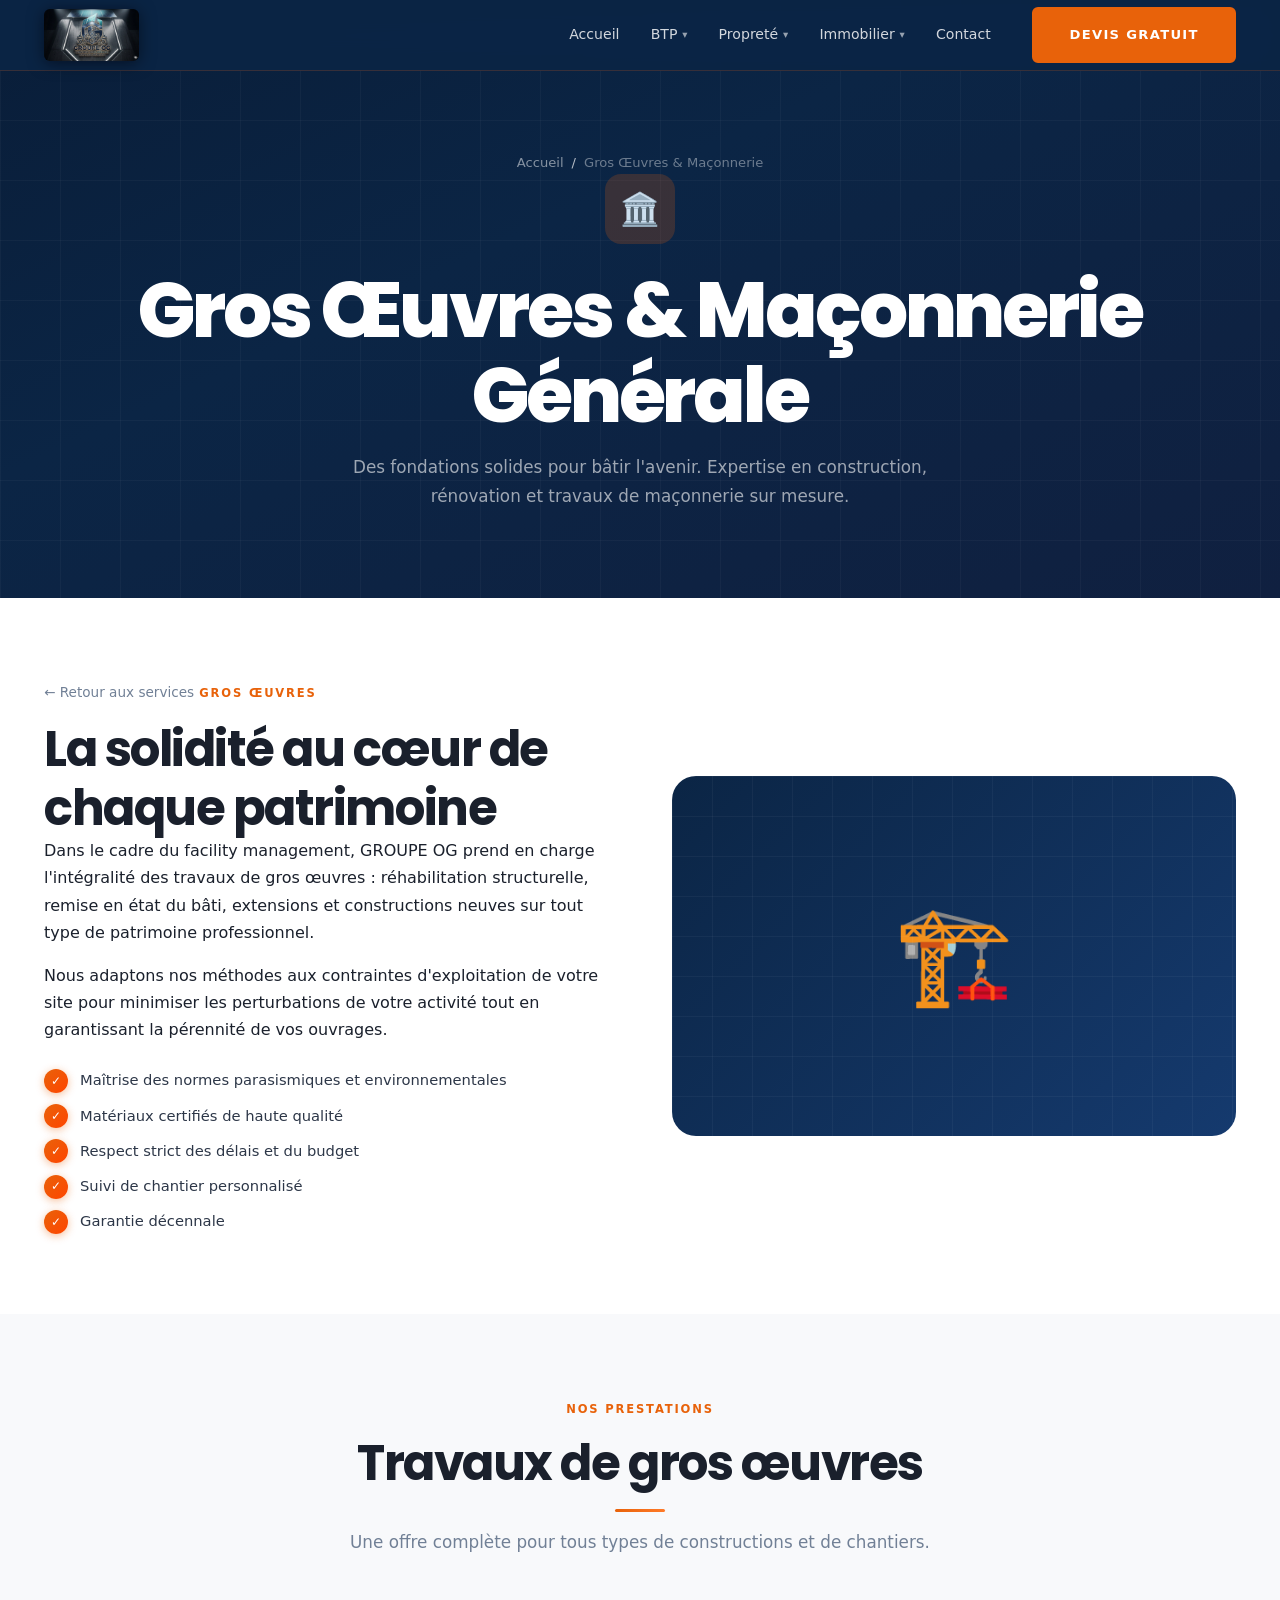
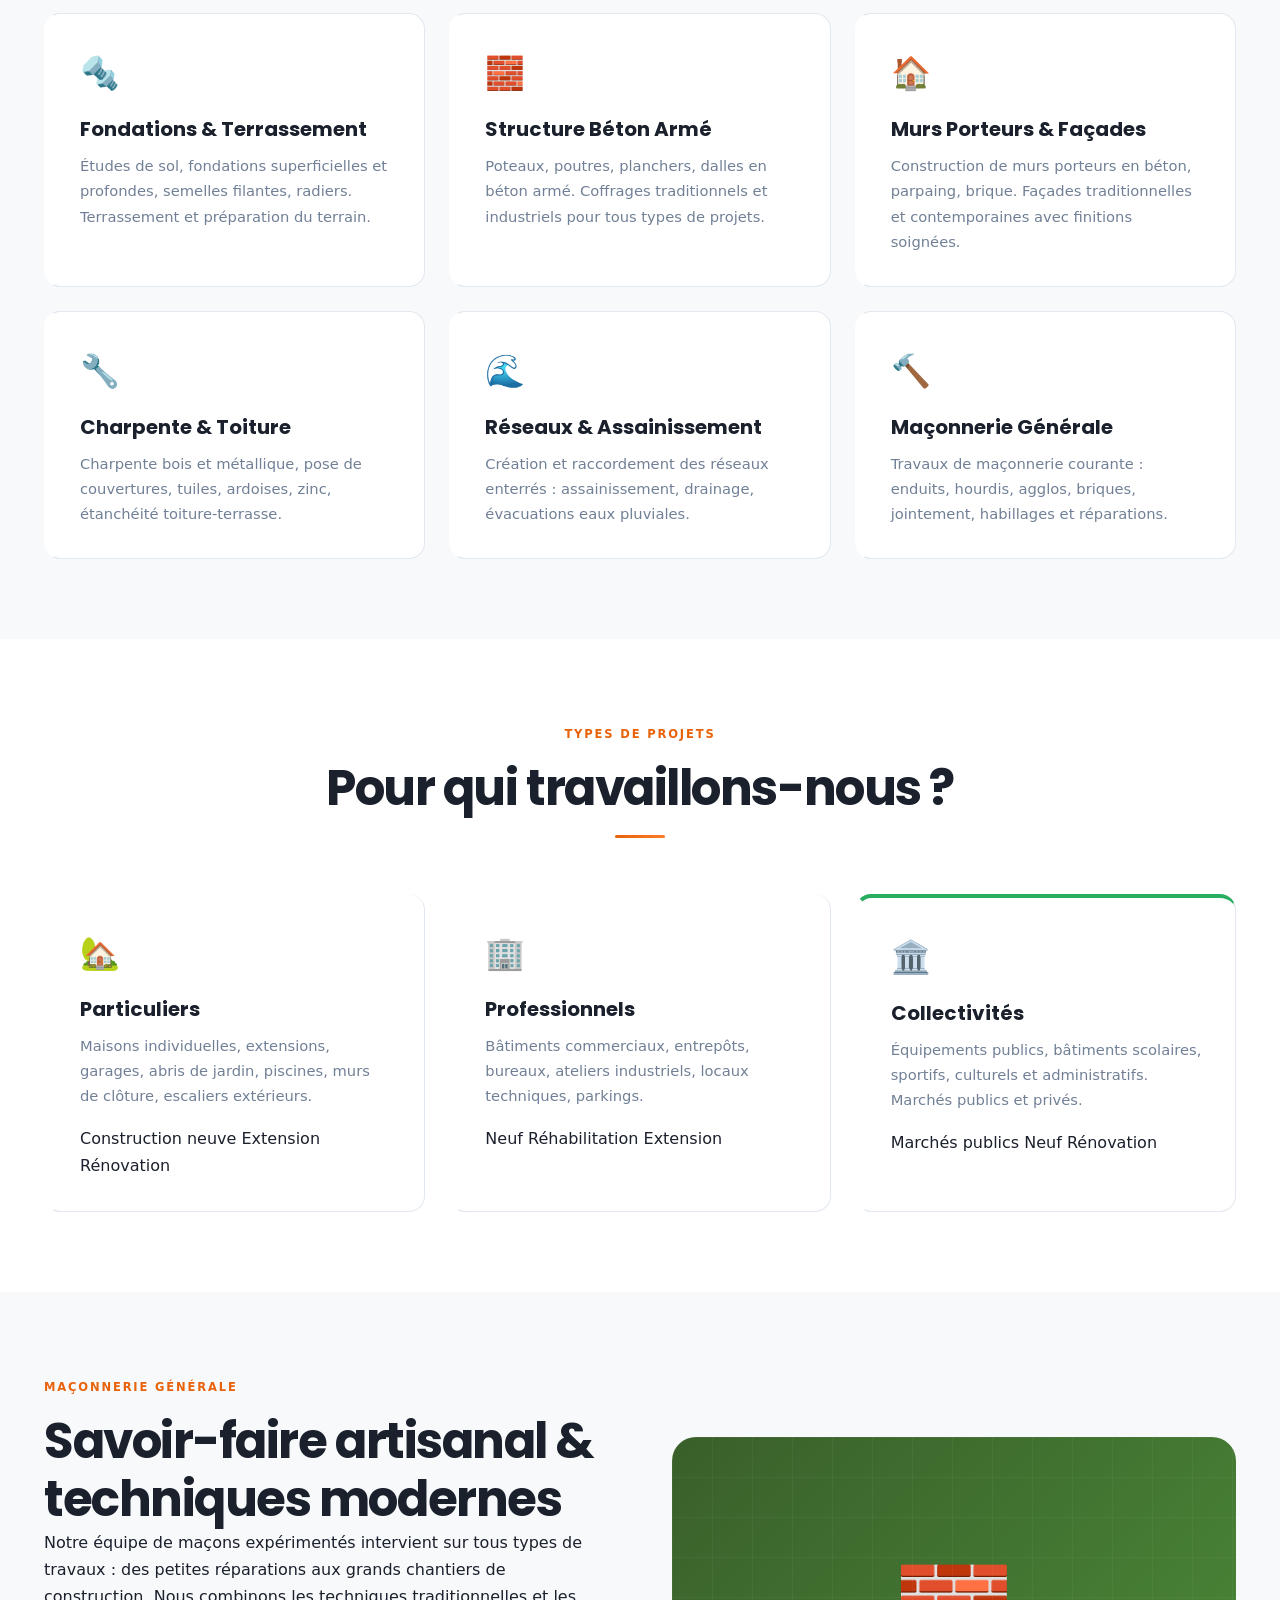
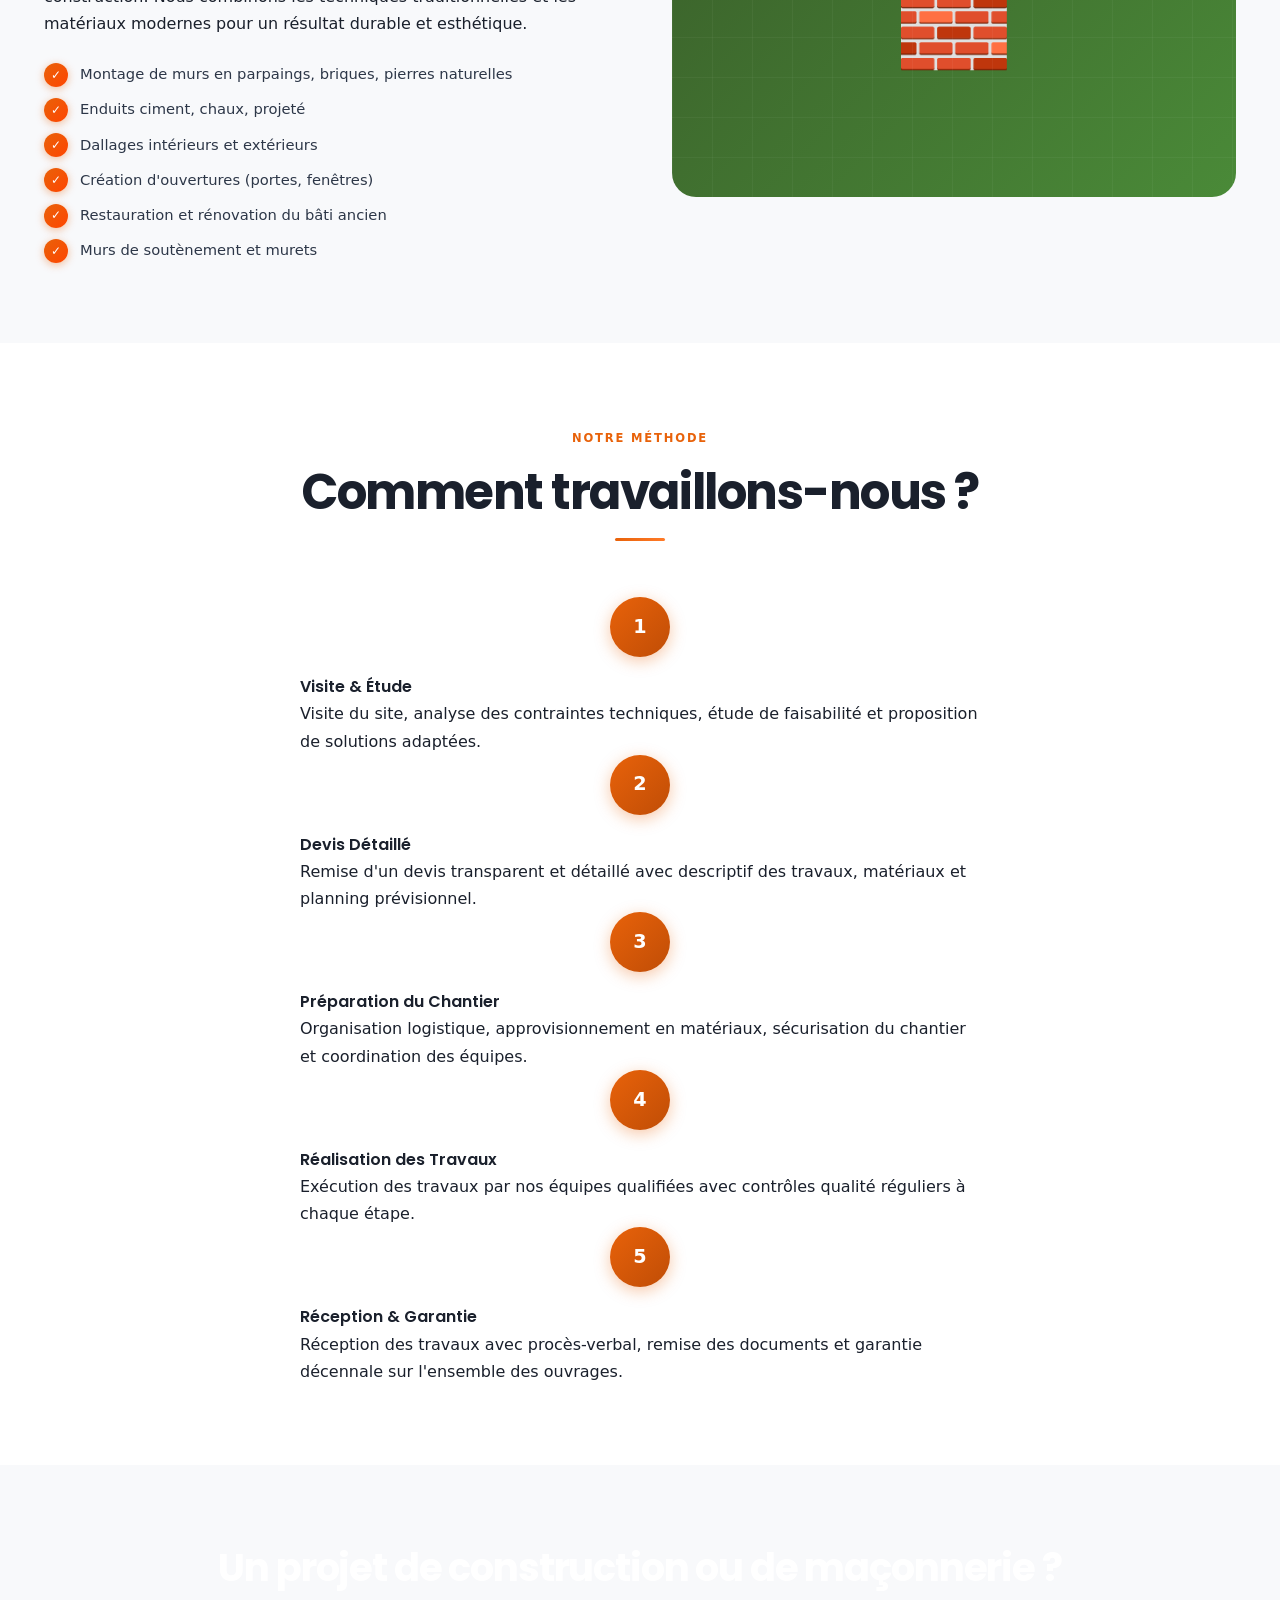
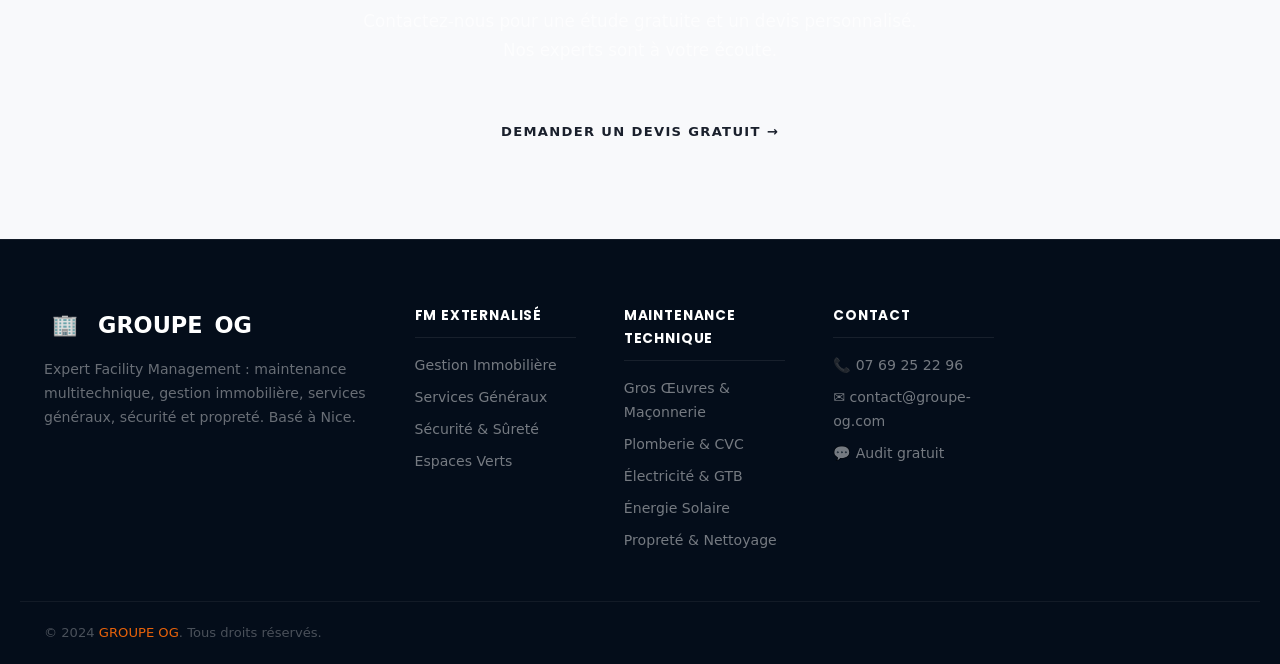
<file: gros-oeuvres.html>
<!DOCTYPE html>
<html lang="fr">
<head>
  <meta charset="UTF-8">
  <meta name="viewport" content="width=device-width, initial-scale=1.0">
  <title>Gros Œuvres & Maçonnerie Générale – GROUPE OG</title>
  <meta name="description" content="Spécialistes en gros œuvres et maçonnerie générale : fondations, structures béton, murs porteurs, dalles. Constructions neuves et rénovations.">
  <link rel="stylesheet" href="style.css">
</head>
<body>
<script src="nav.js"></script>

<!-- PAGE HERO -->
<section class="page-hero">
  <div class="page-hero-content">
    <div class="breadcrumb"><a href="index.html">Accueil</a><span>/</span>Gros Œuvres & Maçonnerie</div>
    <div class="page-hero-icon">🏛️</div>
    <h1>Gros Œuvres & Maçonnerie Générale</h1>
    <p>Des fondations solides pour bâtir l'avenir. Expertise en construction, rénovation et travaux de maçonnerie sur mesure.</p>
  </div>
</section>

<!-- INTRO -->
<section class="section">
  <div class="container">
    <div class="two-col">
      <div>
        <a href="index.html" class="back-link">← Retour aux services</a>
        <div class="section-tag">Gros Œuvres</div>
        <h2>La solidité au cœur de chaque patrimoine</h2>
        <p>Dans le cadre du facility management, GROUPE OG prend en charge l'intégralité des travaux de gros œuvres : réhabilitation structurelle, remise en état du bâti, extensions et constructions neuves sur tout type de patrimoine professionnel.</p>
        <p>Nous adaptons nos méthodes aux contraintes d'exploitation de votre site pour minimiser les perturbations de votre activité tout en garantissant la pérennité de vos ouvrages.</p>
        <div class="check-list">
          <div class="check-item"><span>Maîtrise des normes parasismiques et environnementales</span></div>
          <div class="check-item"><span>Matériaux certifiés de haute qualité</span></div>
          <div class="check-item"><span>Respect strict des délais et du budget</span></div>
          <div class="check-item"><span>Suivi de chantier personnalisé</span></div>
          <div class="check-item"><span>Garantie décennale</span></div>
        </div>
      </div>
      <div class="content-visual">🏗️</div>
    </div>
  </div>
</section>

<!-- SERVICES -->
<section class="section section-light">
  <div class="container">
    <div class="section-header">
      <div class="section-tag">Nos prestations</div>
      <h2>Travaux de gros œuvres</h2>
      <p>Une offre complète pour tous types de constructions et de chantiers.</p>
    </div>
    <div class="cards-grid cards-grid-3">
      <div class="feature-card">
        <div class="feature-icon">🔩</div>
        <h3>Fondations & Terrassement</h3>
        <p>Études de sol, fondations superficielles et profondes, semelles filantes, radiers. Terrassement et préparation du terrain.</p>
      </div>
      <div class="feature-card">
        <div class="feature-icon">🧱</div>
        <h3>Structure Béton Armé</h3>
        <p>Poteaux, poutres, planchers, dalles en béton armé. Coffrages traditionnels et industriels pour tous types de projets.</p>
      </div>
      <div class="feature-card">
        <div class="feature-icon">🏠</div>
        <h3>Murs Porteurs & Façades</h3>
        <p>Construction de murs porteurs en béton, parpaing, brique. Façades traditionnelles et contemporaines avec finitions soignées.</p>
      </div>
      <div class="feature-card">
        <div class="feature-icon">🔧</div>
        <h3>Charpente & Toiture</h3>
        <p>Charpente bois et métallique, pose de couvertures, tuiles, ardoises, zinc, étanchéité toiture-terrasse.</p>
      </div>
      <div class="feature-card">
        <div class="feature-icon">🌊</div>
        <h3>Réseaux & Assainissement</h3>
        <p>Création et raccordement des réseaux enterrés : assainissement, drainage, évacuations eaux pluviales.</p>
      </div>
      <div class="feature-card">
        <div class="feature-icon">🔨</div>
        <h3>Maçonnerie Générale</h3>
        <p>Travaux de maçonnerie courante : enduits, hourdis, agglos, briques, jointement, habillages et réparations.</p>
      </div>
    </div>
  </div>
</section>

<!-- TYPES DE PROJETS -->
<section class="section">
  <div class="container">
    <div class="section-header">
      <div class="section-tag">Types de projets</div>
      <h2>Pour qui travaillons-nous ?</h2>
    </div>
    <div class="cards-grid cards-grid-3">
      <div class="feature-card" style="border-top:4px solid var(--accent);">
        <div class="feature-icon">🏡</div>
        <h3>Particuliers</h3>
        <p>Maisons individuelles, extensions, garages, abris de jardin, piscines, murs de clôture, escaliers extérieurs.</p>
        <div style="margin-top:1rem;">
          <span class="tag">Construction neuve</span>
          <span class="tag">Extension</span>
          <span class="tag">Rénovation</span>
        </div>
      </div>
      <div class="feature-card" style="border-top:4px solid var(--primary);">
        <div class="feature-icon">🏢</div>
        <h3>Professionnels</h3>
        <p>Bâtiments commerciaux, entrepôts, bureaux, ateliers industriels, locaux techniques, parkings.</p>
        <div style="margin-top:1rem;">
          <span class="tag">Neuf</span>
          <span class="tag">Réhabilitation</span>
          <span class="tag">Extension</span>
        </div>
      </div>
      <div class="feature-card" style="border-top:4px solid #27ae60;">
        <div class="feature-icon">🏛️</div>
        <h3>Collectivités</h3>
        <p>Équipements publics, bâtiments scolaires, sportifs, culturels et administratifs. Marchés publics et privés.</p>
        <div style="margin-top:1rem;">
          <span class="tag">Marchés publics</span>
          <span class="tag">Neuf</span>
          <span class="tag">Rénovation</span>
        </div>
      </div>
    </div>
  </div>
</section>

<!-- MAÇONNERIE -->
<section class="section section-light">
  <div class="container">
    <div class="two-col reverse">
      <div class="content-visual" style="background:linear-gradient(135deg,#3a5f2a,#4a8a38);">🧱</div>
      <div>
        <div class="section-tag">Maçonnerie Générale</div>
        <h2>Savoir-faire artisanal & techniques modernes</h2>
        <p>Notre équipe de maçons expérimentés intervient sur tous types de travaux : des petites réparations aux grands chantiers de construction. Nous combinons les techniques traditionnelles et les matériaux modernes pour un résultat durable et esthétique.</p>
        <div class="check-list">
          <div class="check-item"><span>Montage de murs en parpaings, briques, pierres naturelles</span></div>
          <div class="check-item"><span>Enduits ciment, chaux, projeté</span></div>
          <div class="check-item"><span>Dallages intérieurs et extérieurs</span></div>
          <div class="check-item"><span>Création d'ouvertures (portes, fenêtres)</span></div>
          <div class="check-item"><span>Restauration et rénovation du bâti ancien</span></div>
          <div class="check-item"><span>Murs de soutènement et murets</span></div>
        </div>
      </div>
    </div>
  </div>
</section>

<!-- PROCESS -->
<section class="section">
  <div class="container">
    <div class="section-header">
      <div class="section-tag">Notre méthode</div>
      <h2>Comment travaillons-nous ?</h2>
    </div>
    <div style="max-width:680px;margin:0 auto;">
      <div class="process-list">
        <div class="process-step">
          <div class="step-num">1</div>
          <div class="step-content">
            <h4>Visite & Étude</h4>
            <p>Visite du site, analyse des contraintes techniques, étude de faisabilité et proposition de solutions adaptées.</p>
          </div>
        </div>
        <div class="process-step">
          <div class="step-num">2</div>
          <div class="step-content">
            <h4>Devis Détaillé</h4>
            <p>Remise d'un devis transparent et détaillé avec descriptif des travaux, matériaux et planning prévisionnel.</p>
          </div>
        </div>
        <div class="process-step">
          <div class="step-num">3</div>
          <div class="step-content">
            <h4>Préparation du Chantier</h4>
            <p>Organisation logistique, approvisionnement en matériaux, sécurisation du chantier et coordination des équipes.</p>
          </div>
        </div>
        <div class="process-step">
          <div class="step-num">4</div>
          <div class="step-content">
            <h4>Réalisation des Travaux</h4>
            <p>Exécution des travaux par nos équipes qualifiées avec contrôles qualité réguliers à chaque étape.</p>
          </div>
        </div>
        <div class="process-step">
          <div class="step-num">5</div>
          <div class="step-content">
            <h4>Réception & Garantie</h4>
            <p>Réception des travaux avec procès-verbal, remise des documents et garantie décennale sur l'ensemble des ouvrages.</p>
          </div>
        </div>
      </div>
    </div>
  </div>
</section>

<!-- CTA -->
<section class="section section-light">
  <div class="container">
    <div class="cta-banner">
      <h2>Un projet de construction ou de maçonnerie ?</h2>
      <p>Contactez-nous pour une étude gratuite et un devis personnalisé. Nos experts sont à votre écoute.</p>
      <a href="contact.html" class="btn btn-outline">Demander un devis gratuit →</a>
    </div>
  </div>
</section>

<!-- FOOTER -->
<footer>
  <div class="footer-grid">
    <div class="footer-brand">
      <div style="display:flex;align-items:center;gap:.75rem;color:white;font-weight:800;font-size:1.4rem;margin-bottom:.5rem;">
        <div style="width:42px;height:42px;background:var(--accent);border-radius:10px;display:flex;align-items:center;justify-content:center;font-size:1.3rem;">🏢</div>
        GROUPE<span style="color:var(--accent)">OG</span>
      </div>
      <p>Expert Facility Management : maintenance multitechnique, gestion immobilière, services généraux, sécurité et propreté. Basé à Nice.</p>
    </div>
    <div class="footer-col">
      <h4>FM Externalisé</h4>
      <ul>
        <li><a href="immobilier.html">Gestion Immobilière</a></li>
        <li><a href="services-generaux.html">Services Généraux</a></li>
        <li><a href="securite-surete.html">Sécurité &amp; Sûreté</a></li>
        <li><a href="espaces-verts.html">Espaces Verts</a></li>
      </ul>
    </div>
    <div class="footer-col">
      <h4>Maintenance Technique</h4>
      <ul>
        <li><a href="gros-oeuvres.html">Gros Œuvres &amp; Maçonnerie</a></li>
        <li><a href="plomberie-chauffage.html">Plomberie &amp; CVC</a></li>
        <li><a href="electricite.html">Électricité &amp; GTB</a></li>
        <li><a href="photovoltaique.html">Énergie Solaire</a></li>
        <li><a href="nettoyage.html">Propreté &amp; Nettoyage</a></li>
      </ul>
    </div>
    <div class="footer-col">
      <h4>Contact</h4>
      <ul>
        <li><a href="tel:+33769252296">📞 07 69 25 22 96</a></li>
        <li><a href="mailto:contact@groupe-og.com">✉️ contact@groupe-og.com</a></li>
        <li><a href="contact.html">💬 Audit gratuit</a></li>
      </ul>
    </div>
  </div>
  <div class="footer-bottom"><p>© 2024 <span>GROUPE OG</span>. Tous droits réservés.</p></div>
</footer>

<button id="scroll-top">↑</button>
<script src="script.js"></script>
</body>
</html>
</file>
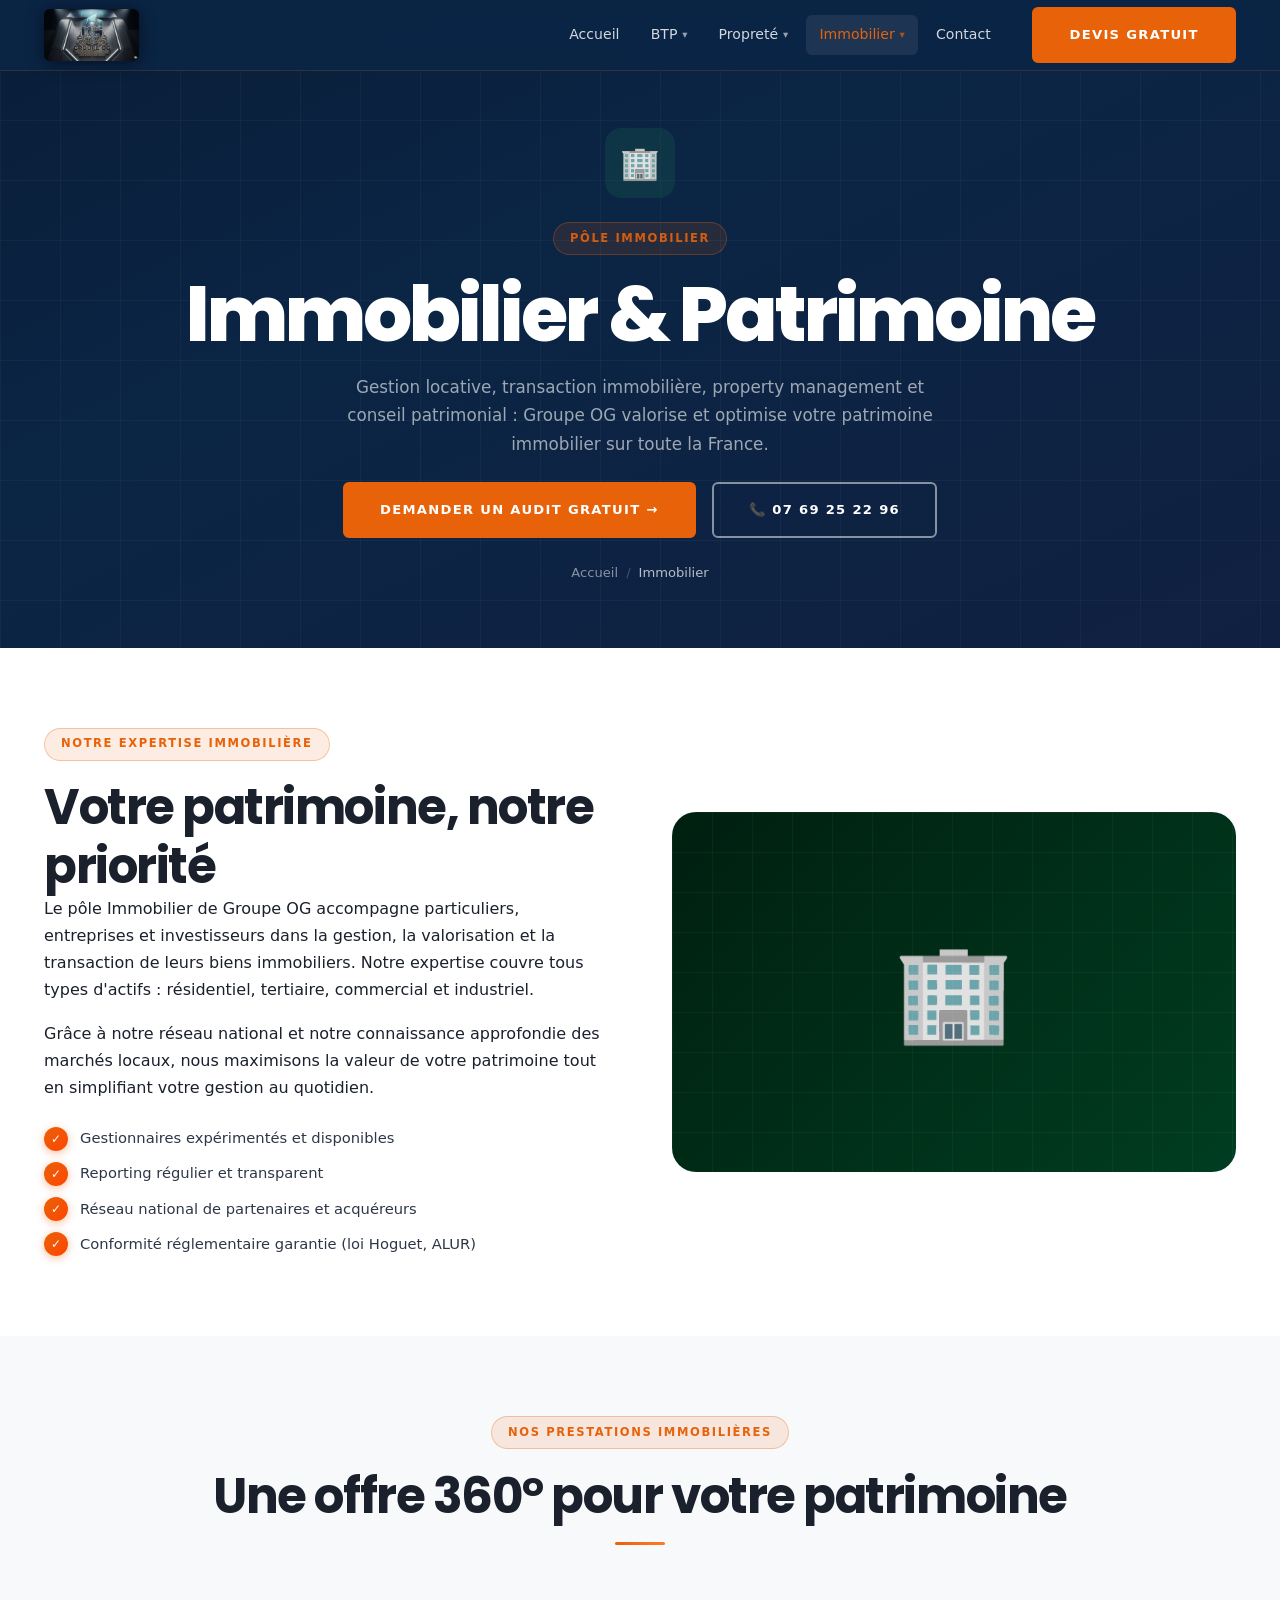
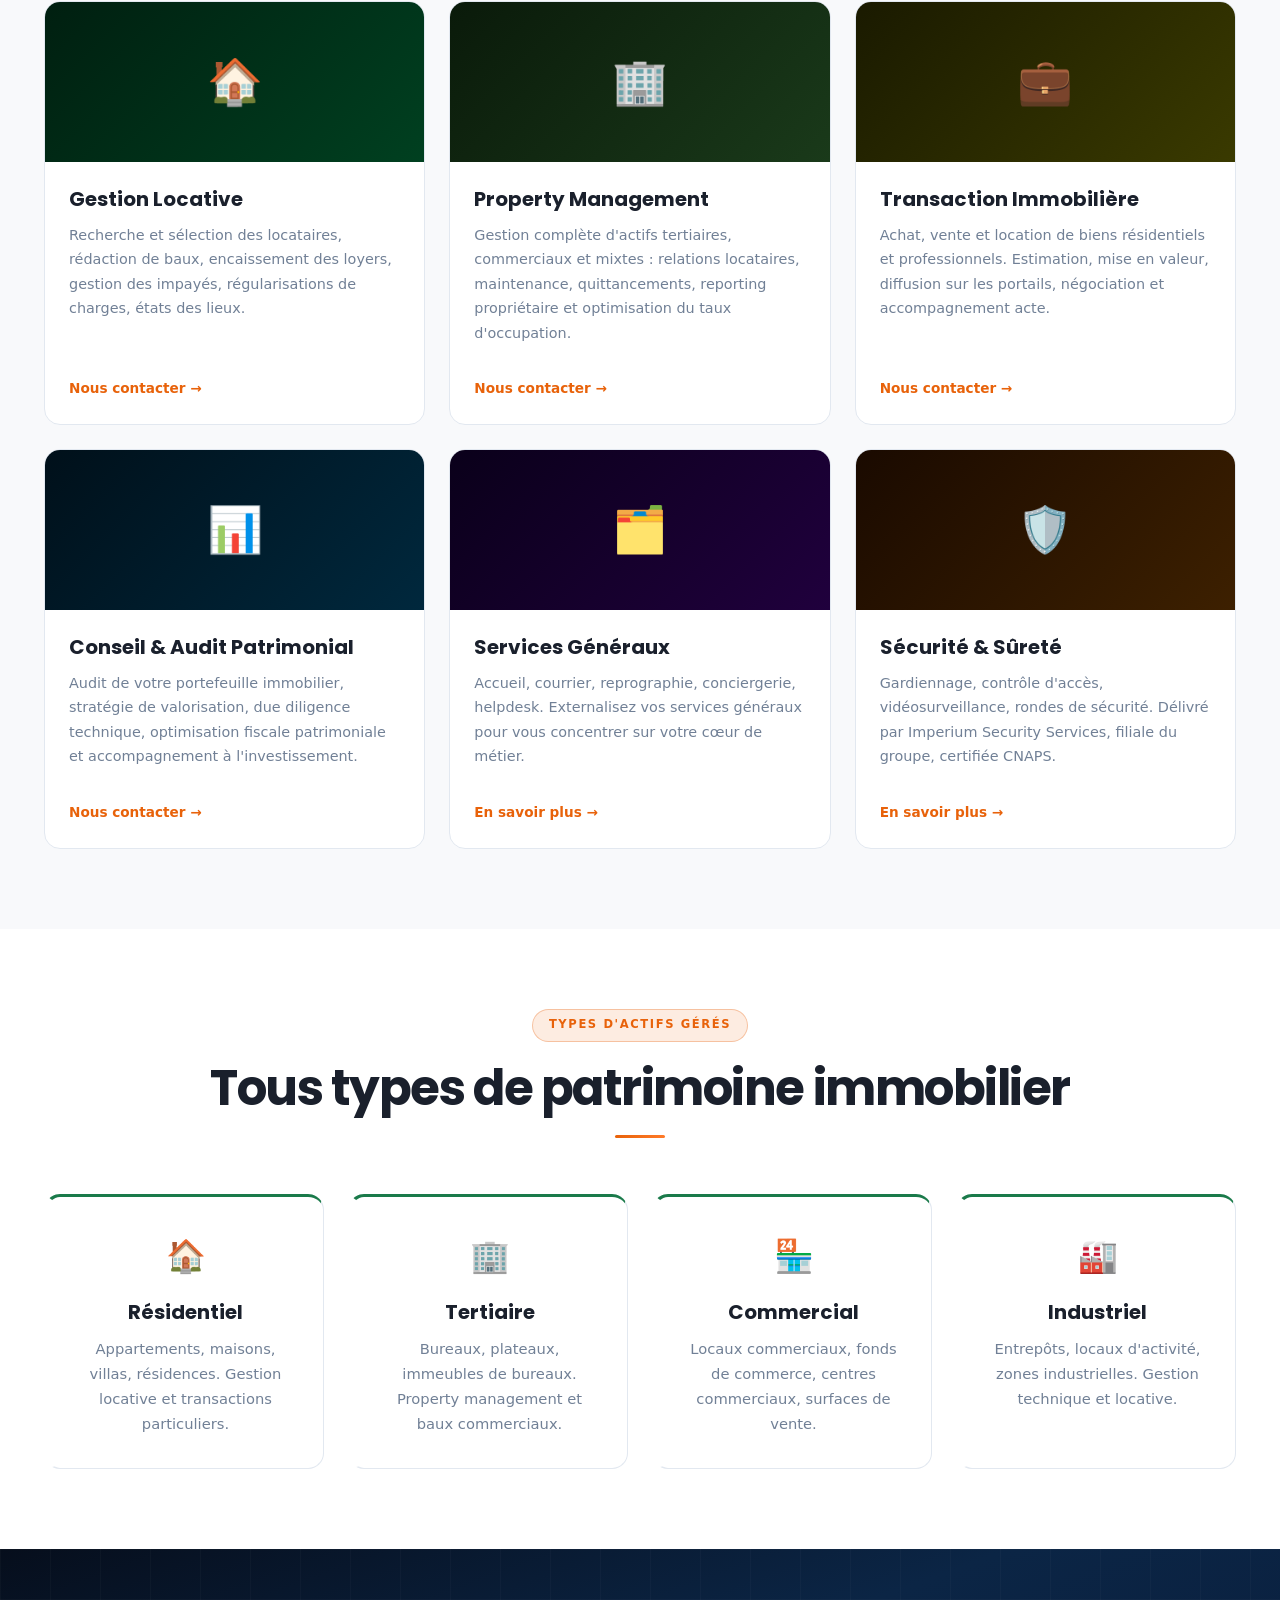
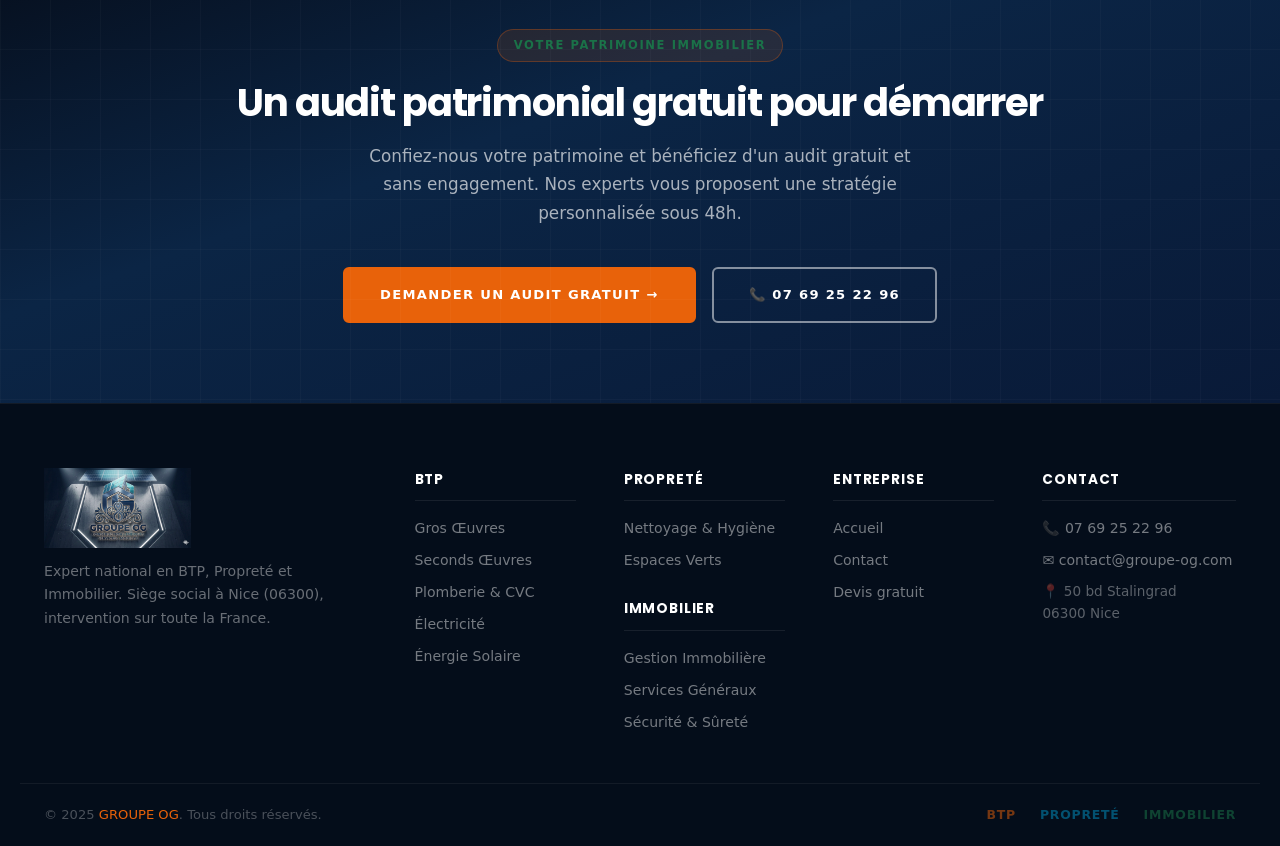
<file: immobilier.html>
<!DOCTYPE html>
<html lang="fr">
<head>
  <meta charset="UTF-8">
  <meta name="viewport" content="width=device-width, initial-scale=1.0">
  <title>Pôle Immobilier — Groupe OG | Gestion &amp; Transaction France</title>
  <meta name="description" content="Groupe OG, expert en gestion immobilière. Gestion locative, property management, transaction, conseil patrimonial. Siège à Nice (06300), rayonnement national.">
  <link rel="stylesheet" href="style.css">
</head>
<body class="page-immo">
<script src="nav.js"></script>

<!-- ========== PAGE HERO ========== -->
<section class="page-hero">
  <div class="container">
    <div class="page-hero-accent" style="background:rgba(26,122,74,.2);">🏢</div>
    <div class="eyebrow">Pôle Immobilier</div>
    <h1>Immobilier &amp; Patrimoine</h1>
    <p>Gestion locative, transaction immobilière, property management et conseil patrimonial : Groupe OG valorise et optimise votre patrimoine immobilier sur toute la France.</p>
    <div style="display:flex;gap:1rem;justify-content:center;flex-wrap:wrap;margin-top:1.5rem;position:relative;z-index:1;">
      <a href="contact.html" class="btn btn-orange">Demander un audit gratuit →</a>
      <a href="tel:+33769252296" class="btn btn-outline-white">📞 07 69 25 22 96</a>
    </div>
    <div class="breadcrumb">
      <a href="index.html">Accueil</a>
      <span class="sep">/</span>
      <span>Immobilier</span>
    </div>
  </div>
</section>

<!-- ========== INTRO ========== -->
<section class="section">
  <div class="container">
    <div class="two-col">
      <div>
        <div class="eyebrow">Notre expertise immobilière</div>
        <h2>Votre patrimoine, notre priorité</h2>
        <p>Le pôle Immobilier de Groupe OG accompagne particuliers, entreprises et investisseurs dans la gestion, la valorisation et la transaction de leurs biens immobiliers. Notre expertise couvre tous types d'actifs : résidentiel, tertiaire, commercial et industriel.</p>
        <p>Grâce à notre réseau national et notre connaissance approfondie des marchés locaux, nous maximisons la valeur de votre patrimoine tout en simplifiant votre gestion au quotidien.</p>
        <div class="check-list">
          <div class="check-item"><span>Gestionnaires expérimentés et disponibles</span></div>
          <div class="check-item"><span>Reporting régulier et transparent</span></div>
          <div class="check-item"><span>Réseau national de partenaires et acquéreurs</span></div>
          <div class="check-item"><span>Conformité réglementaire garantie (loi Hoguet, ALUR)</span></div>
        </div>
      </div>
      <div class="content-visual" style="background:linear-gradient(135deg,#001F10,#003D20);">🏢</div>
    </div>
  </div>
</section>

<!-- ========== SERVICES IMMOBILIER ========== -->
<section class="section section-light">
  <div class="container">
    <div class="section-header">
      <div class="eyebrow">Nos prestations immobilières</div>
      <h2>Une offre 360° pour votre patrimoine</h2>
    </div>
    <div class="cards-grid cards-grid-3">

      <div class="service-card">
        <div class="service-card-img" style="background:linear-gradient(135deg,#001F10,#004020);">🏠</div>
        <div class="service-card-body">
          <h3>Gestion Locative</h3>
          <p>Recherche et sélection des locataires, rédaction de baux, encaissement des loyers, gestion des impayés, régularisations de charges, états des lieux.</p>
          <a href="contact.html" class="service-card-link">Nous contacter →</a>
        </div>
      </div>

      <div class="service-card">
        <div class="service-card-img" style="background:linear-gradient(135deg,#0A1A0A,#1A3A1A);">🏢</div>
        <div class="service-card-body">
          <h3>Property Management</h3>
          <p>Gestion complète d'actifs tertiaires, commerciaux et mixtes : relations locataires, maintenance, quittancements, reporting propriétaire et optimisation du taux d'occupation.</p>
          <a href="contact.html" class="service-card-link">Nous contacter →</a>
        </div>
      </div>

      <div class="service-card">
        <div class="service-card-img" style="background:linear-gradient(135deg,#1A1A00,#3A3A00);">💼</div>
        <div class="service-card-body">
          <h3>Transaction Immobilière</h3>
          <p>Achat, vente et location de biens résidentiels et professionnels. Estimation, mise en valeur, diffusion sur les portails, négociation et accompagnement acte.</p>
          <a href="contact.html" class="service-card-link">Nous contacter →</a>
        </div>
      </div>

      <div class="service-card">
        <div class="service-card-img" style="background:linear-gradient(135deg,#00101A,#00283D);">📊</div>
        <div class="service-card-body">
          <h3>Conseil &amp; Audit Patrimonial</h3>
          <p>Audit de votre portefeuille immobilier, stratégie de valorisation, due diligence technique, optimisation fiscale patrimoniale et accompagnement à l'investissement.</p>
          <a href="contact.html" class="service-card-link">Nous contacter →</a>
        </div>
      </div>

      <div class="service-card">
        <div class="service-card-img" style="background:linear-gradient(135deg,#0A001A,#20003D);">🗂️</div>
        <div class="service-card-body">
          <h3>Services Généraux</h3>
          <p>Accueil, courrier, reprographie, conciergerie, helpdesk. Externalisez vos services généraux pour vous concentrer sur votre cœur de métier.</p>
          <a href="services-generaux.html" class="service-card-link">En savoir plus →</a>
        </div>
      </div>

      <div class="service-card">
        <div class="service-card-img" style="background:linear-gradient(135deg,#1A0A00,#3D2000);">🛡️</div>
        <div class="service-card-body">
          <h3>Sécurité &amp; Sûreté</h3>
          <p>Gardiennage, contrôle d'accès, vidéosurveillance, rondes de sécurité. Délivré par Imperium Security Services, filiale du groupe, certifiée CNAPS.</p>
          <a href="securite-surete.html" class="service-card-link">En savoir plus →</a>
        </div>
      </div>

    </div>
  </div>
</section>

<!-- ========== TYPES D'ACTIFS ========== -->
<section class="section">
  <div class="container">
    <div class="section-header">
      <div class="eyebrow">Types d'actifs gérés</div>
      <h2>Tous types de patrimoine immobilier</h2>
    </div>
    <div class="cards-grid cards-grid-4">
      <div class="feature-card" style="border-top:3px solid var(--immo);text-align:center;">
        <div class="feature-icon">🏠</div>
        <h3>Résidentiel</h3>
        <p>Appartements, maisons, villas, résidences. Gestion locative et transactions particuliers.</p>
      </div>
      <div class="feature-card" style="border-top:3px solid var(--immo);text-align:center;">
        <div class="feature-icon">🏢</div>
        <h3>Tertiaire</h3>
        <p>Bureaux, plateaux, immeubles de bureaux. Property management et baux commerciaux.</p>
      </div>
      <div class="feature-card" style="border-top:3px solid var(--immo);text-align:center;">
        <div class="feature-icon">🏪</div>
        <h3>Commercial</h3>
        <p>Locaux commerciaux, fonds de commerce, centres commerciaux, surfaces de vente.</p>
      </div>
      <div class="feature-card" style="border-top:3px solid var(--immo);text-align:center;">
        <div class="feature-icon">🏭</div>
        <h3>Industriel</h3>
        <p>Entrepôts, locaux d'activité, zones industrielles. Gestion technique et locative.</p>
      </div>
    </div>
  </div>
</section>

<!-- ========== CTA ========== -->
<section class="section section-dark">
  <div class="container">
    <div class="cta-banner">
      <div class="eyebrow" style="color:rgba(26,122,74,.9);justify-content:center;">Votre patrimoine immobilier</div>
      <h2>Un audit patrimonial gratuit pour démarrer</h2>
      <p>Confiez-nous votre patrimoine et bénéficiez d'un audit gratuit et sans engagement. Nos experts vous proposent une stratégie personnalisée sous 48h.</p>
      <div class="cta-banner-btns">
        <a href="contact.html" class="btn btn-orange">Demander un audit gratuit →</a>
        <a href="tel:+33769252296" class="btn btn-outline-white">📞 07 69 25 22 96</a>
      </div>
    </div>
  </div>
</section>

<!-- ========== FOOTER ========== -->
<footer>
  <div class="footer-grid">
    <div class="footer-brand">
      <div class="footer-logo">
        <img src="logo.png" alt="Groupe OG" class="footer-logo-img">
      </div>
      <p>Expert national en BTP, Propreté et Immobilier. Siège social à Nice (06300), intervention sur toute la France.</p>
    </div>
    <div class="footer-col">
      <h4>BTP</h4>
      <ul>
        <li><a href="gros-oeuvres.html">Gros Œuvres</a></li>
        <li><a href="seconds-oeuvres.html">Seconds Œuvres</a></li>
        <li><a href="plomberie-chauffage.html">Plomberie &amp; CVC</a></li>
        <li><a href="electricite.html">Électricité</a></li>
        <li><a href="photovoltaique.html">Énergie Solaire</a></li>
      </ul>
    </div>
    <div class="footer-col">
      <h4>Propreté</h4>
      <ul>
        <li><a href="nettoyage.html">Nettoyage &amp; Hygiène</a></li>
        <li><a href="espaces-verts.html">Espaces Verts</a></li>
      </ul>
      <h4 style="margin-top:1.5rem;">Immobilier</h4>
      <ul>
        <li><a href="immobilier.html">Gestion Immobilière</a></li>
        <li><a href="services-generaux.html">Services Généraux</a></li>
        <li><a href="securite-surete.html">Sécurité &amp; Sûreté</a></li>
      </ul>
    </div>
    <div class="footer-col">
      <h4>Entreprise</h4>
      <ul>
        <li><a href="index.html">Accueil</a></li>
        <li><a href="contact.html">Contact</a></li>
        <li><a href="contact.html">Devis gratuit</a></li>
      </ul>
    </div>
    <div class="footer-col">
      <h4>Contact</h4>
      <ul>
        <li><a href="tel:+33769252296">📞 07 69 25 22 96</a></li>
        <li><a href="mailto:contact@groupe-og.com">✉️ contact@groupe-og.com</a></li>
        <li style="color:rgba(255,255,255,.35);line-height:1.6;">📍 50 bd Stalingrad<br>06300 Nice</li>
      </ul>
    </div>
  </div>
  <div class="footer-bottom">
    <p>© 2025 <span>GROUPE OG</span>. Tous droits réservés.</p>
    <div class="footer-poles">
      <a href="btp.html" class="fp-btp">BTP</a>
      <a href="proprete.html" class="fp-prop">Propreté</a>
      <a href="immobilier.html" class="fp-immo">Immobilier</a>
    </div>
  </div>
</footer>
<button id="scroll-top">↑</button>
<script src="script.js"></script>
</body>
</html>
</file>
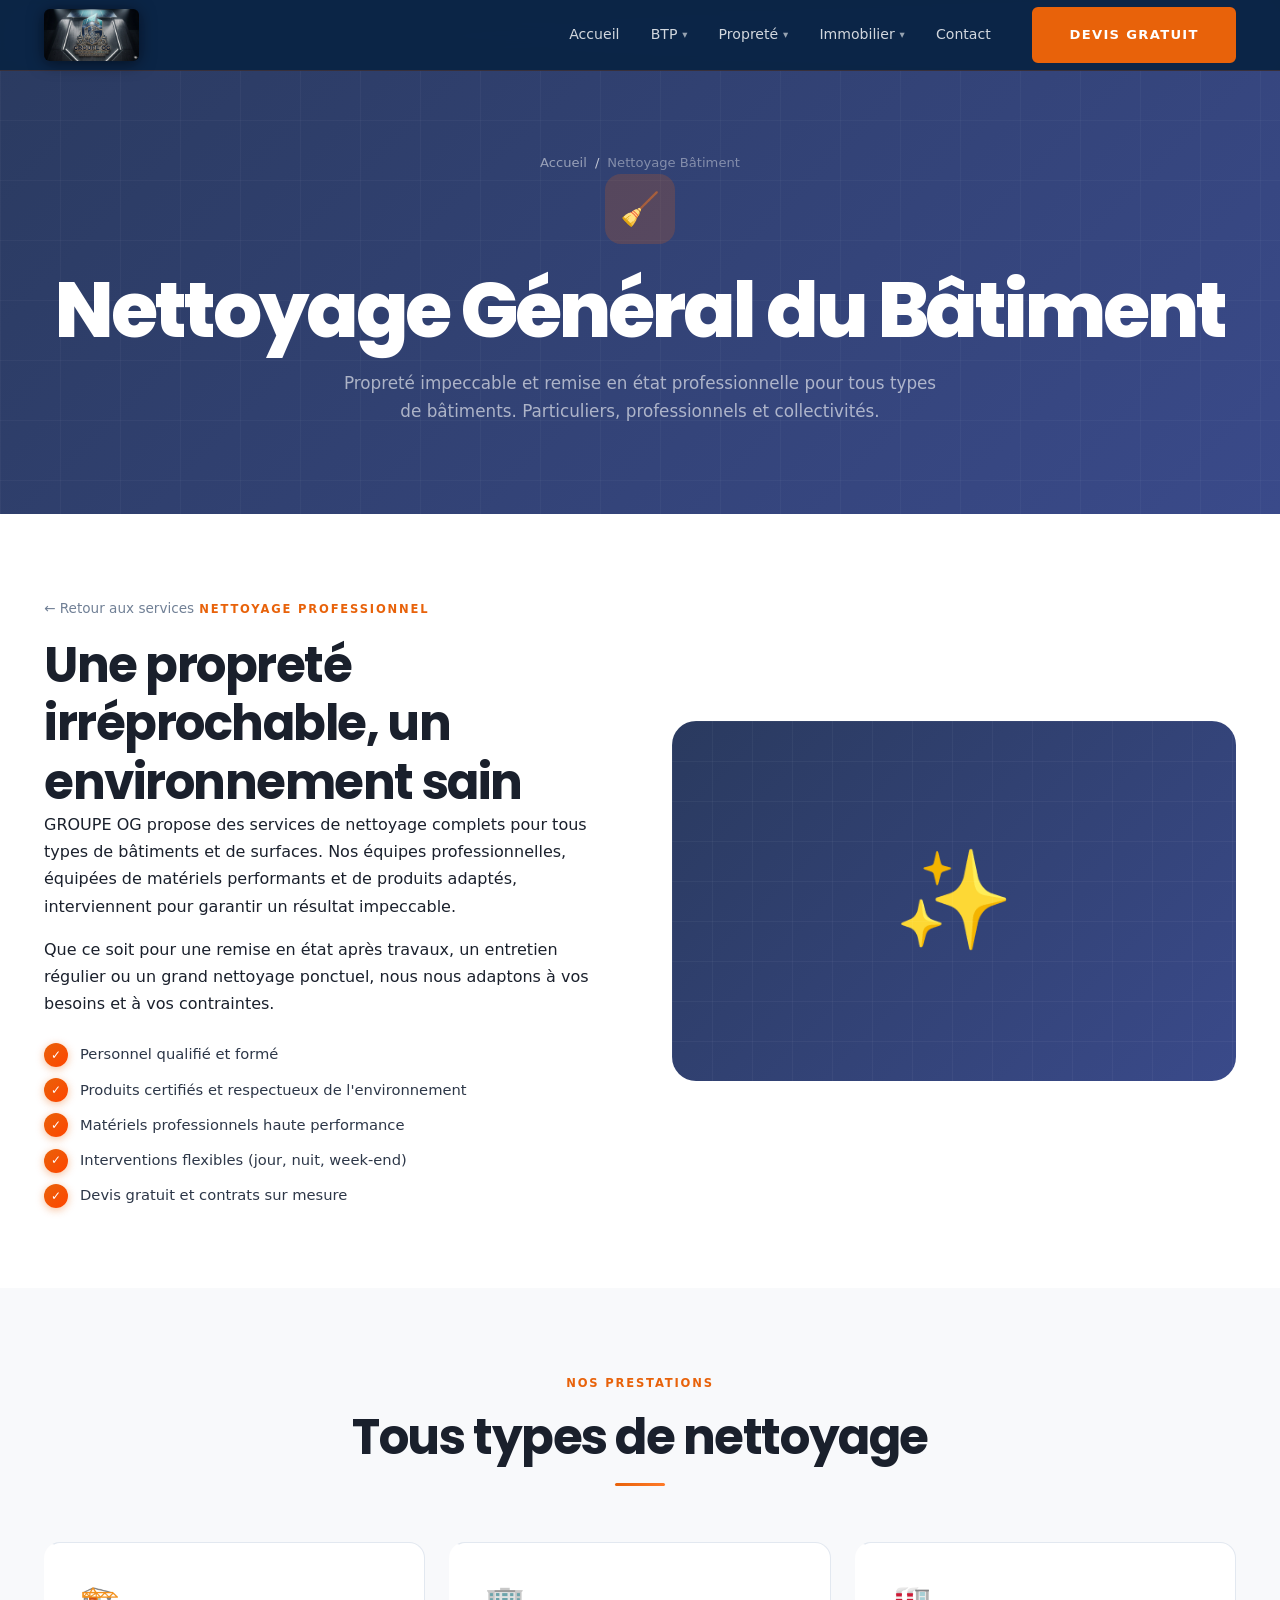
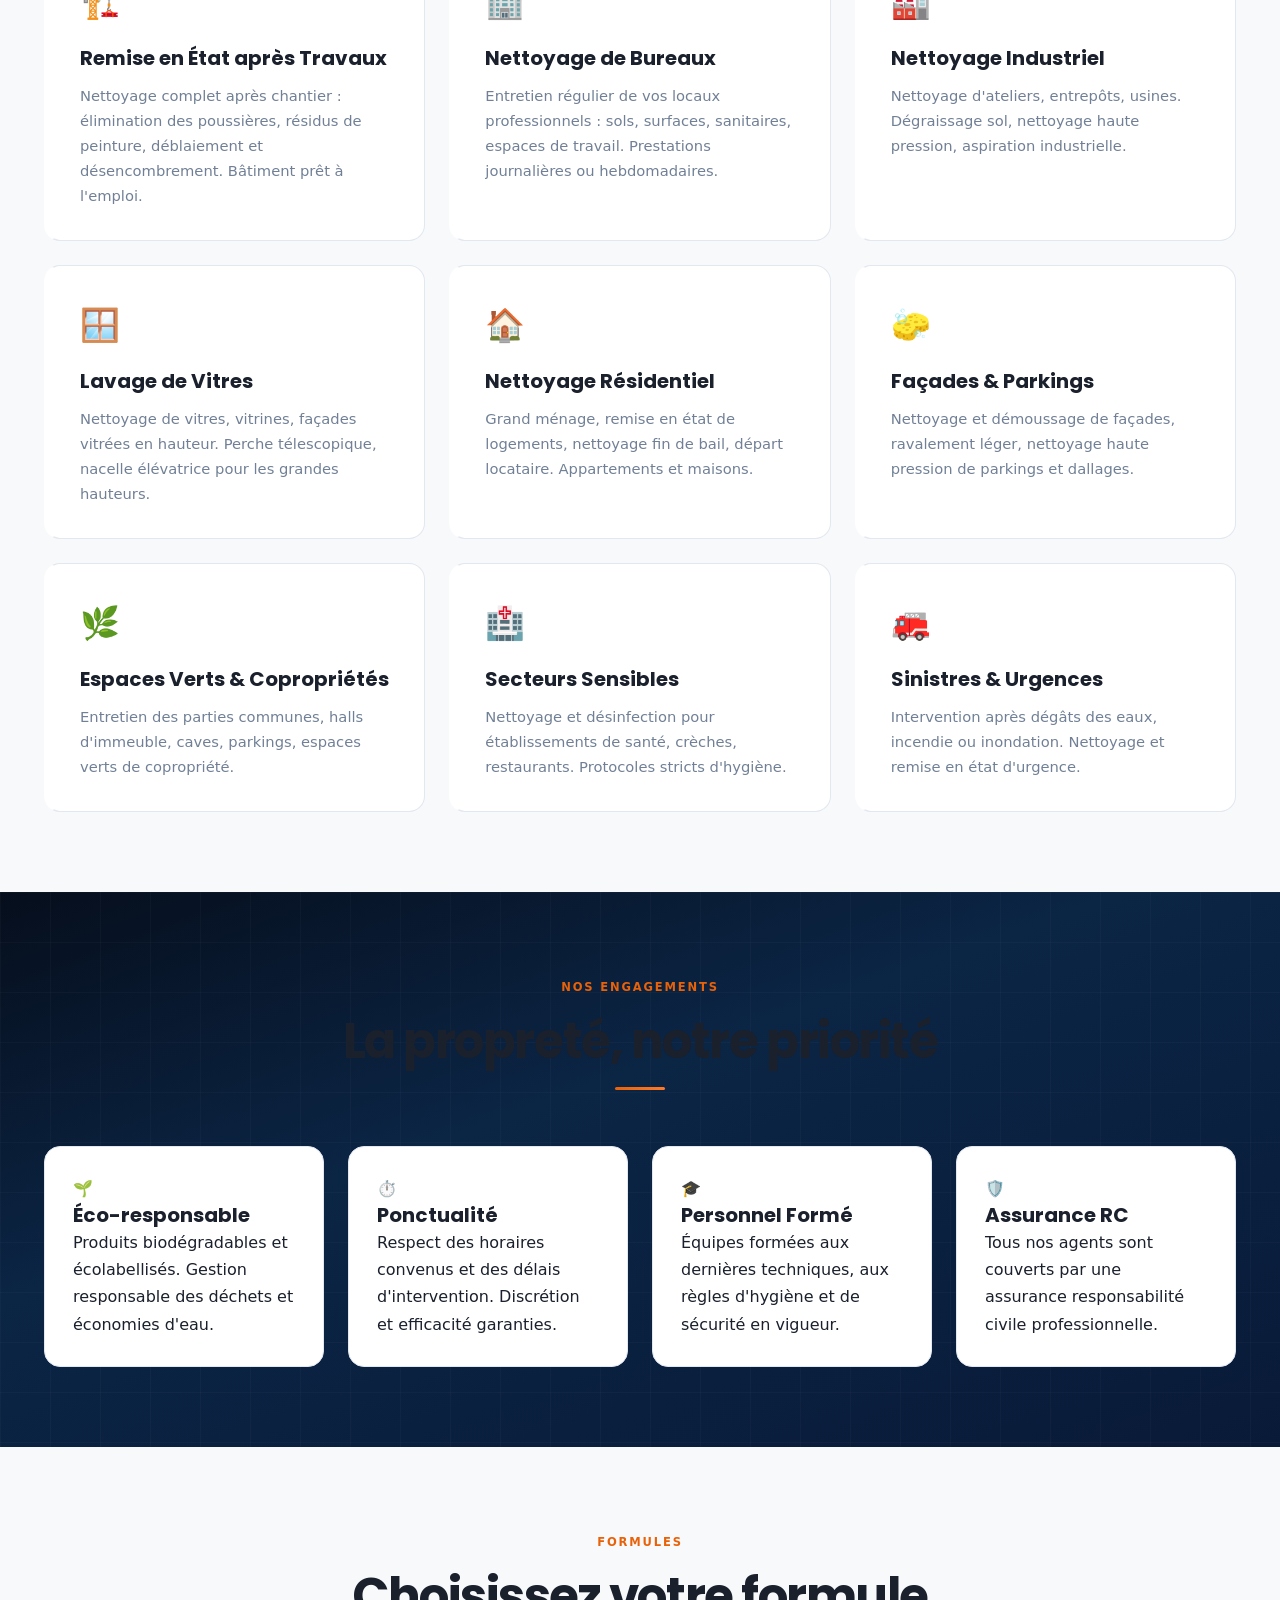
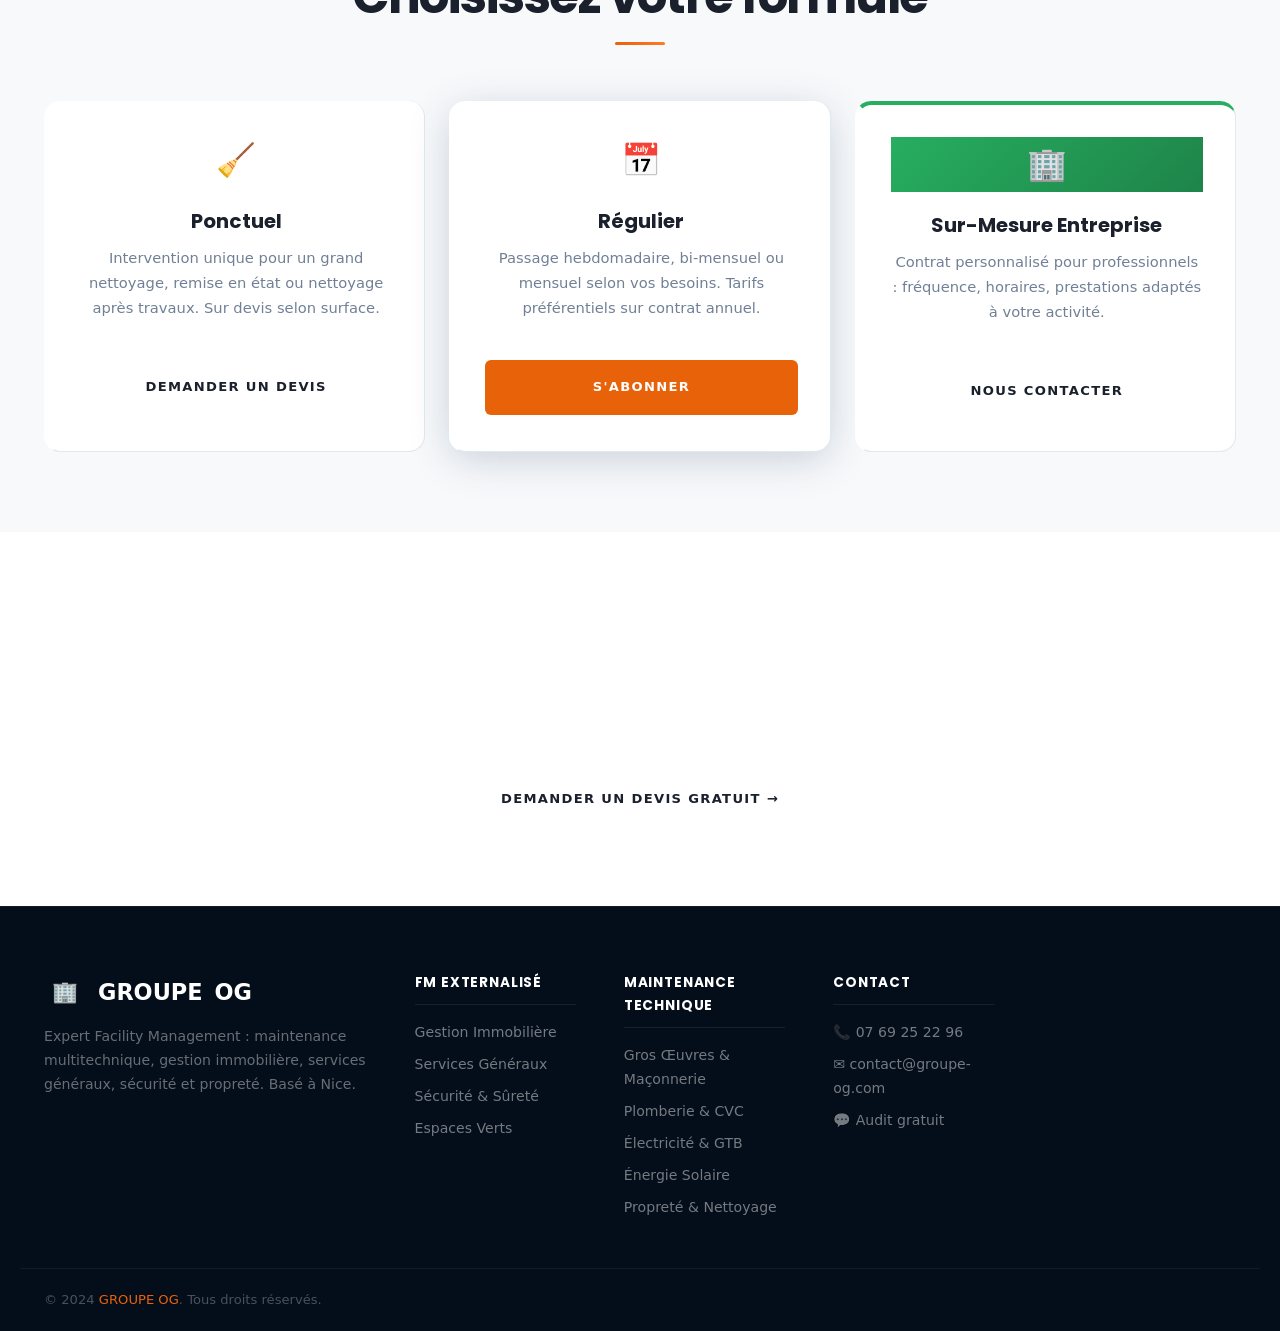
<file: nettoyage.html>
<!DOCTYPE html>
<html lang="fr">
<head>
  <meta charset="UTF-8">
  <meta name="viewport" content="width=device-width, initial-scale=1.0">
  <title>Nettoyage Général du Bâtiment – GROUPE OG</title>
  <meta name="description" content="Nettoyage professionnel de bâtiments : remise en état après travaux, entretien régulier, nettoyage industriel, vitres, façades.">
  <link rel="stylesheet" href="style.css">
</head>
<body>
<script src="nav.js"></script>

<section class="page-hero" style="background:linear-gradient(135deg,#2a3a5f,#3a4a8a);">
  <div class="page-hero-content">
    <div class="breadcrumb"><a href="index.html">Accueil</a><span>/</span>Nettoyage Bâtiment</div>
    <div class="page-hero-icon">🧹</div>
    <h1>Nettoyage Général du Bâtiment</h1>
    <p>Propreté impeccable et remise en état professionnelle pour tous types de bâtiments. Particuliers, professionnels et collectivités.</p>
  </div>
</section>

<!-- INTRO -->
<section class="section">
  <div class="container">
    <div class="two-col">
      <div>
        <a href="index.html" class="back-link">← Retour aux services</a>
        <div class="section-tag">Nettoyage Professionnel</div>
        <h2>Une propreté irréprochable, un environnement sain</h2>
        <p>GROUPE OG propose des services de nettoyage complets pour tous types de bâtiments et de surfaces. Nos équipes professionnelles, équipées de matériels performants et de produits adaptés, interviennent pour garantir un résultat impeccable.</p>
        <p>Que ce soit pour une remise en état après travaux, un entretien régulier ou un grand nettoyage ponctuel, nous nous adaptons à vos besoins et à vos contraintes.</p>
        <div class="check-list">
          <div class="check-item"><span>Personnel qualifié et formé</span></div>
          <div class="check-item"><span>Produits certifiés et respectueux de l'environnement</span></div>
          <div class="check-item"><span>Matériels professionnels haute performance</span></div>
          <div class="check-item"><span>Interventions flexibles (jour, nuit, week-end)</span></div>
          <div class="check-item"><span>Devis gratuit et contrats sur mesure</span></div>
        </div>
      </div>
      <div class="content-visual" style="background:linear-gradient(135deg,#2a3a5f,#3a4a8a);">✨</div>
    </div>
  </div>
</section>

<!-- SERVICES -->
<section class="section section-light">
  <div class="container">
    <div class="section-header">
      <div class="section-tag">Nos prestations</div>
      <h2>Tous types de nettoyage</h2>
    </div>
    <div class="cards-grid cards-grid-3">
      <div class="feature-card">
        <div class="feature-icon">🏗️</div>
        <h3>Remise en État après Travaux</h3>
        <p>Nettoyage complet après chantier : élimination des poussières, résidus de peinture, déblaiement et désencombrement. Bâtiment prêt à l'emploi.</p>
      </div>
      <div class="feature-card">
        <div class="feature-icon">🏢</div>
        <h3>Nettoyage de Bureaux</h3>
        <p>Entretien régulier de vos locaux professionnels : sols, surfaces, sanitaires, espaces de travail. Prestations journalières ou hebdomadaires.</p>
      </div>
      <div class="feature-card">
        <div class="feature-icon">🏭</div>
        <h3>Nettoyage Industriel</h3>
        <p>Nettoyage d'ateliers, entrepôts, usines. Dégraissage sol, nettoyage haute pression, aspiration industrielle.</p>
      </div>
      <div class="feature-card">
        <div class="feature-icon">🪟</div>
        <h3>Lavage de Vitres</h3>
        <p>Nettoyage de vitres, vitrines, façades vitrées en hauteur. Perche télescopique, nacelle élévatrice pour les grandes hauteurs.</p>
      </div>
      <div class="feature-card">
        <div class="feature-icon">🏠</div>
        <h3>Nettoyage Résidentiel</h3>
        <p>Grand ménage, remise en état de logements, nettoyage fin de bail, départ locataire. Appartements et maisons.</p>
      </div>
      <div class="feature-card">
        <div class="feature-icon">🧽</div>
        <h3>Façades & Parkings</h3>
        <p>Nettoyage et démoussage de façades, ravalement léger, nettoyage haute pression de parkings et dallages.</p>
      </div>
      <div class="feature-card">
        <div class="feature-icon">🌿</div>
        <h3>Espaces Verts & Copropriétés</h3>
        <p>Entretien des parties communes, halls d'immeuble, caves, parkings, espaces verts de copropriété.</p>
      </div>
      <div class="feature-card">
        <div class="feature-icon">🏥</div>
        <h3>Secteurs Sensibles</h3>
        <p>Nettoyage et désinfection pour établissements de santé, crèches, restaurants. Protocoles stricts d'hygiène.</p>
      </div>
      <div class="feature-card">
        <div class="feature-icon">🚒</div>
        <h3>Sinistres & Urgences</h3>
        <p>Intervention après dégâts des eaux, incendie ou inondation. Nettoyage et remise en état d'urgence.</p>
      </div>
    </div>
  </div>
</section>

<!-- ENGAGEMENTS -->
<section class="section section-dark">
  <div class="container">
    <div class="section-header">
      <div class="section-tag">Nos engagements</div>
      <h2>La propreté, notre priorité</h2>
    </div>
    <div class="cards-grid cards-grid-4">
      <div class="info-card">
        <div class="info-icon">🌱</div>
        <h3>Éco-responsable</h3>
        <p>Produits biodégradables et écolabellisés. Gestion responsable des déchets et économies d'eau.</p>
      </div>
      <div class="info-card">
        <div class="info-icon">⏱️</div>
        <h3>Ponctualité</h3>
        <p>Respect des horaires convenus et des délais d'intervention. Discrétion et efficacité garanties.</p>
      </div>
      <div class="info-card">
        <div class="info-icon">🎓</div>
        <h3>Personnel Formé</h3>
        <p>Équipes formées aux dernières techniques, aux règles d'hygiène et de sécurité en vigueur.</p>
      </div>
      <div class="info-card">
        <div class="info-icon">🛡️</div>
        <h3>Assurance RC</h3>
        <p>Tous nos agents sont couverts par une assurance responsabilité civile professionnelle.</p>
      </div>
    </div>
  </div>
</section>

<!-- FORMULES -->
<section class="section section-light">
  <div class="container">
    <div class="section-header">
      <div class="section-tag">Formules</div>
      <h2>Choisissez votre formule</h2>
    </div>
    <div class="cards-grid cards-grid-3">
      <div class="feature-card" style="border-top:4px solid var(--accent);text-align:center;">
        <div class="feature-icon" style="margin:0 auto 1.25rem;">🧹</div>
        <h3>Ponctuel</h3>
        <p>Intervention unique pour un grand nettoyage, remise en état ou nettoyage après travaux. Sur devis selon surface.</p>
        <a href="contact.html" class="btn btn-dark" style="margin-top:1.5rem;width:100%;justify-content:center;">Demander un devis</a>
      </div>
      <div class="feature-card" style="border-top:4px solid var(--primary);text-align:center;box-shadow:0 8px 40px rgba(30,58,95,.2);">
        <div class="feature-icon" style="margin:0 auto 1.25rem;background:linear-gradient(135deg,var(--primary),var(--primary-light));">📅</div>
        <h3>Régulier</h3>
        <p>Passage hebdomadaire, bi-mensuel ou mensuel selon vos besoins. Tarifs préférentiels sur contrat annuel.</p>
        <a href="contact.html" class="btn btn-primary" style="margin-top:1.5rem;width:100%;justify-content:center;">S'abonner</a>
      </div>
      <div class="feature-card" style="border-top:4px solid #27ae60;text-align:center;">
        <div class="feature-icon" style="margin:0 auto 1.25rem;background:linear-gradient(135deg,#27ae60,#1e8449);">🏢</div>
        <h3>Sur-Mesure Entreprise</h3>
        <p>Contrat personnalisé pour professionnels : fréquence, horaires, prestations adaptés à votre activité.</p>
        <a href="contact.html" class="btn btn-dark" style="margin-top:1.5rem;width:100%;justify-content:center;">Nous contacter</a>
      </div>
    </div>
  </div>
</section>

<!-- CTA -->
<section class="section">
  <div class="container">
    <div class="cta-banner">
      <h2>Un bâtiment propre, une image soignée</h2>
      <p>Devis gratuit sous 24h pour tous vos besoins en nettoyage. Résultat garanti ou remboursé.</p>
      <a href="contact.html" class="btn btn-outline">Demander un devis gratuit →</a>
    </div>
  </div>
</section>

<footer>
  <div class="footer-grid">
    <div class="footer-brand">
      <div style="display:flex;align-items:center;gap:.75rem;color:white;font-weight:800;font-size:1.4rem;margin-bottom:.5rem;">
        <div style="width:42px;height:42px;background:var(--accent);border-radius:10px;display:flex;align-items:center;justify-content:center;font-size:1.3rem;">🏢</div>
        GROUPE<span style="color:var(--accent)">OG</span>
      </div>
      <p>Expert Facility Management : maintenance multitechnique, gestion immobilière, services généraux, sécurité et propreté. Basé à Nice.</p>
    </div>
    <div class="footer-col">
      <h4>FM Externalisé</h4>
      <ul>
        <li><a href="immobilier.html">Gestion Immobilière</a></li>
        <li><a href="services-generaux.html">Services Généraux</a></li>
        <li><a href="securite-surete.html">Sécurité &amp; Sûreté</a></li>
        <li><a href="espaces-verts.html">Espaces Verts</a></li>
      </ul>
    </div>
    <div class="footer-col">
      <h4>Maintenance Technique</h4>
      <ul>
        <li><a href="gros-oeuvres.html">Gros Œuvres &amp; Maçonnerie</a></li>
        <li><a href="plomberie-chauffage.html">Plomberie &amp; CVC</a></li>
        <li><a href="electricite.html">Électricité &amp; GTB</a></li>
        <li><a href="photovoltaique.html">Énergie Solaire</a></li>
        <li><a href="nettoyage.html">Propreté &amp; Nettoyage</a></li>
      </ul>
    </div>
    <div class="footer-col">
      <h4>Contact</h4>
      <ul>
        <li><a href="tel:+33769252296">📞 07 69 25 22 96</a></li>
        <li><a href="mailto:contact@groupe-og.com">✉️ contact@groupe-og.com</a></li>
        <li><a href="contact.html">💬 Audit gratuit</a></li>
      </ul>
    </div>
  </div>
  <div class="footer-bottom"><p>© 2024 <span>GROUPE OG</span>. Tous droits réservés.</p></div>
</footer>
<button id="scroll-top">↑</button>
<script src="script.js"></script>
</body>
</html>
</file>
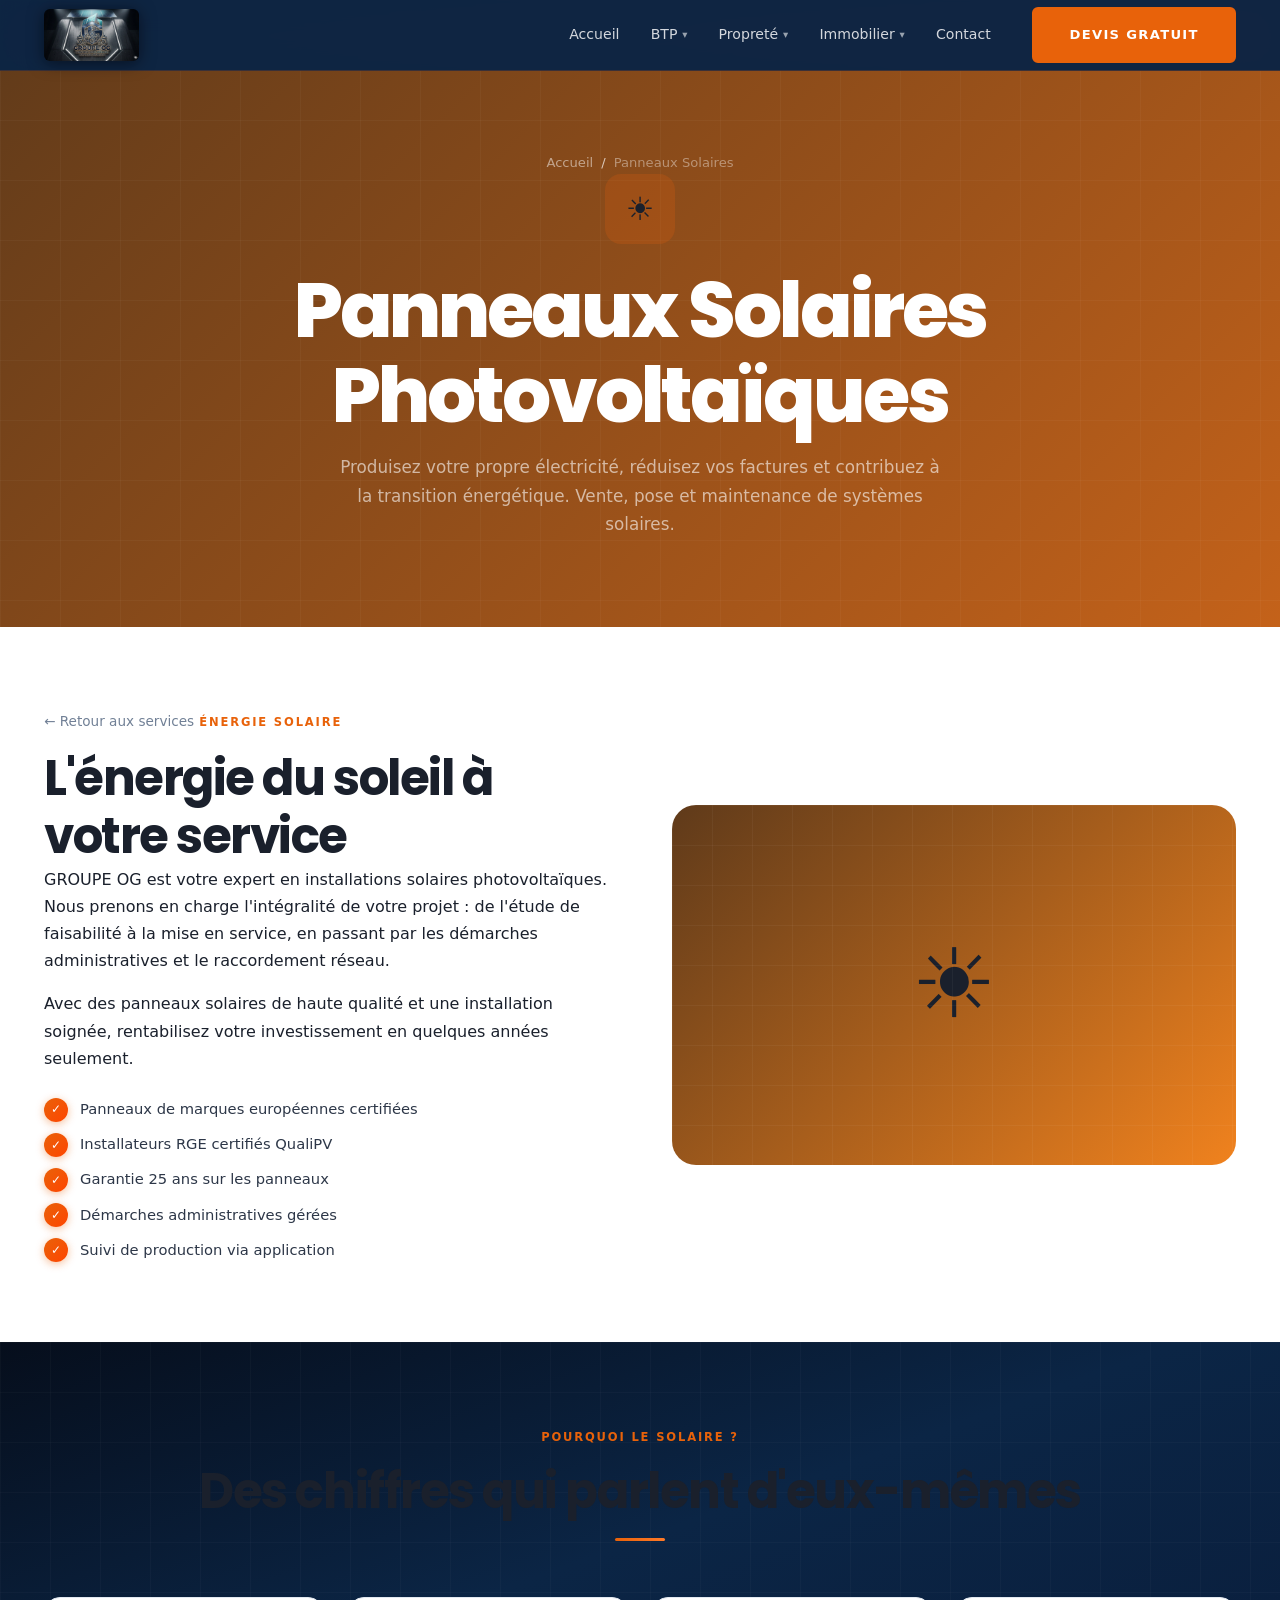
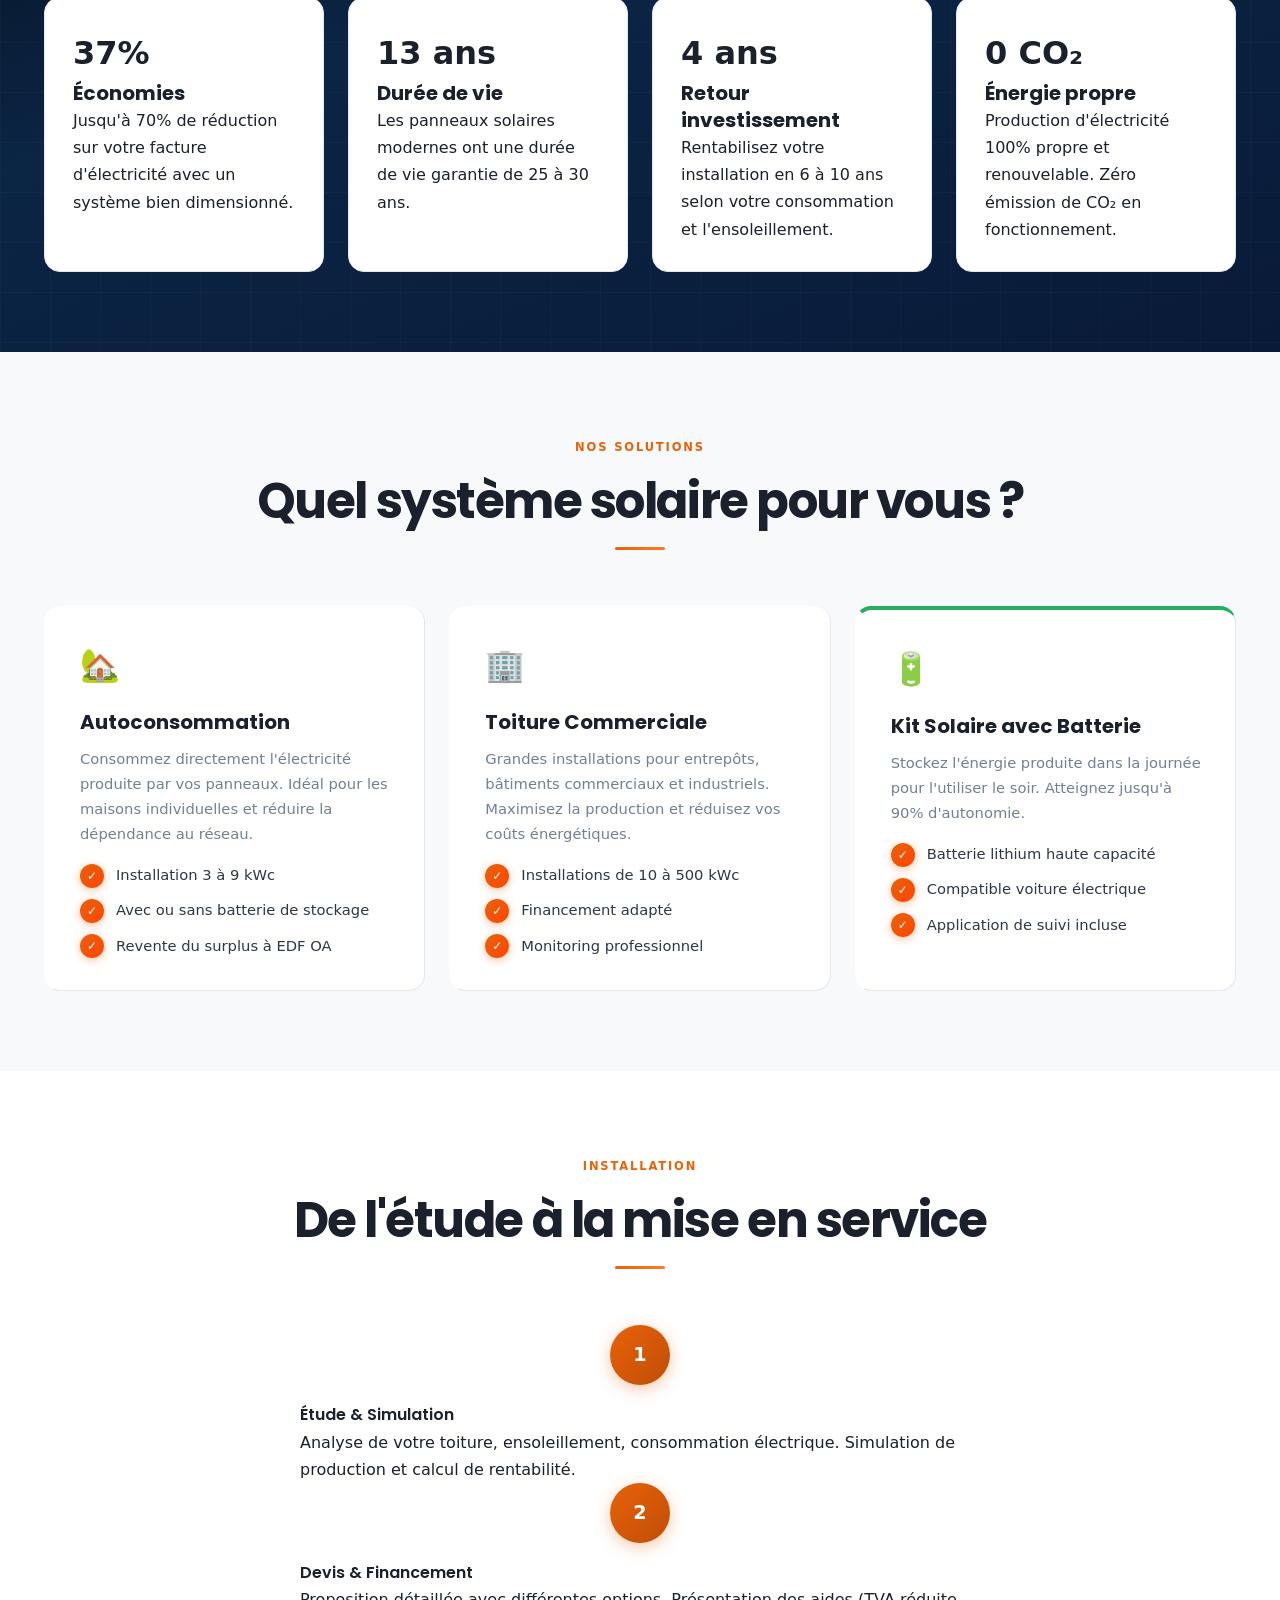
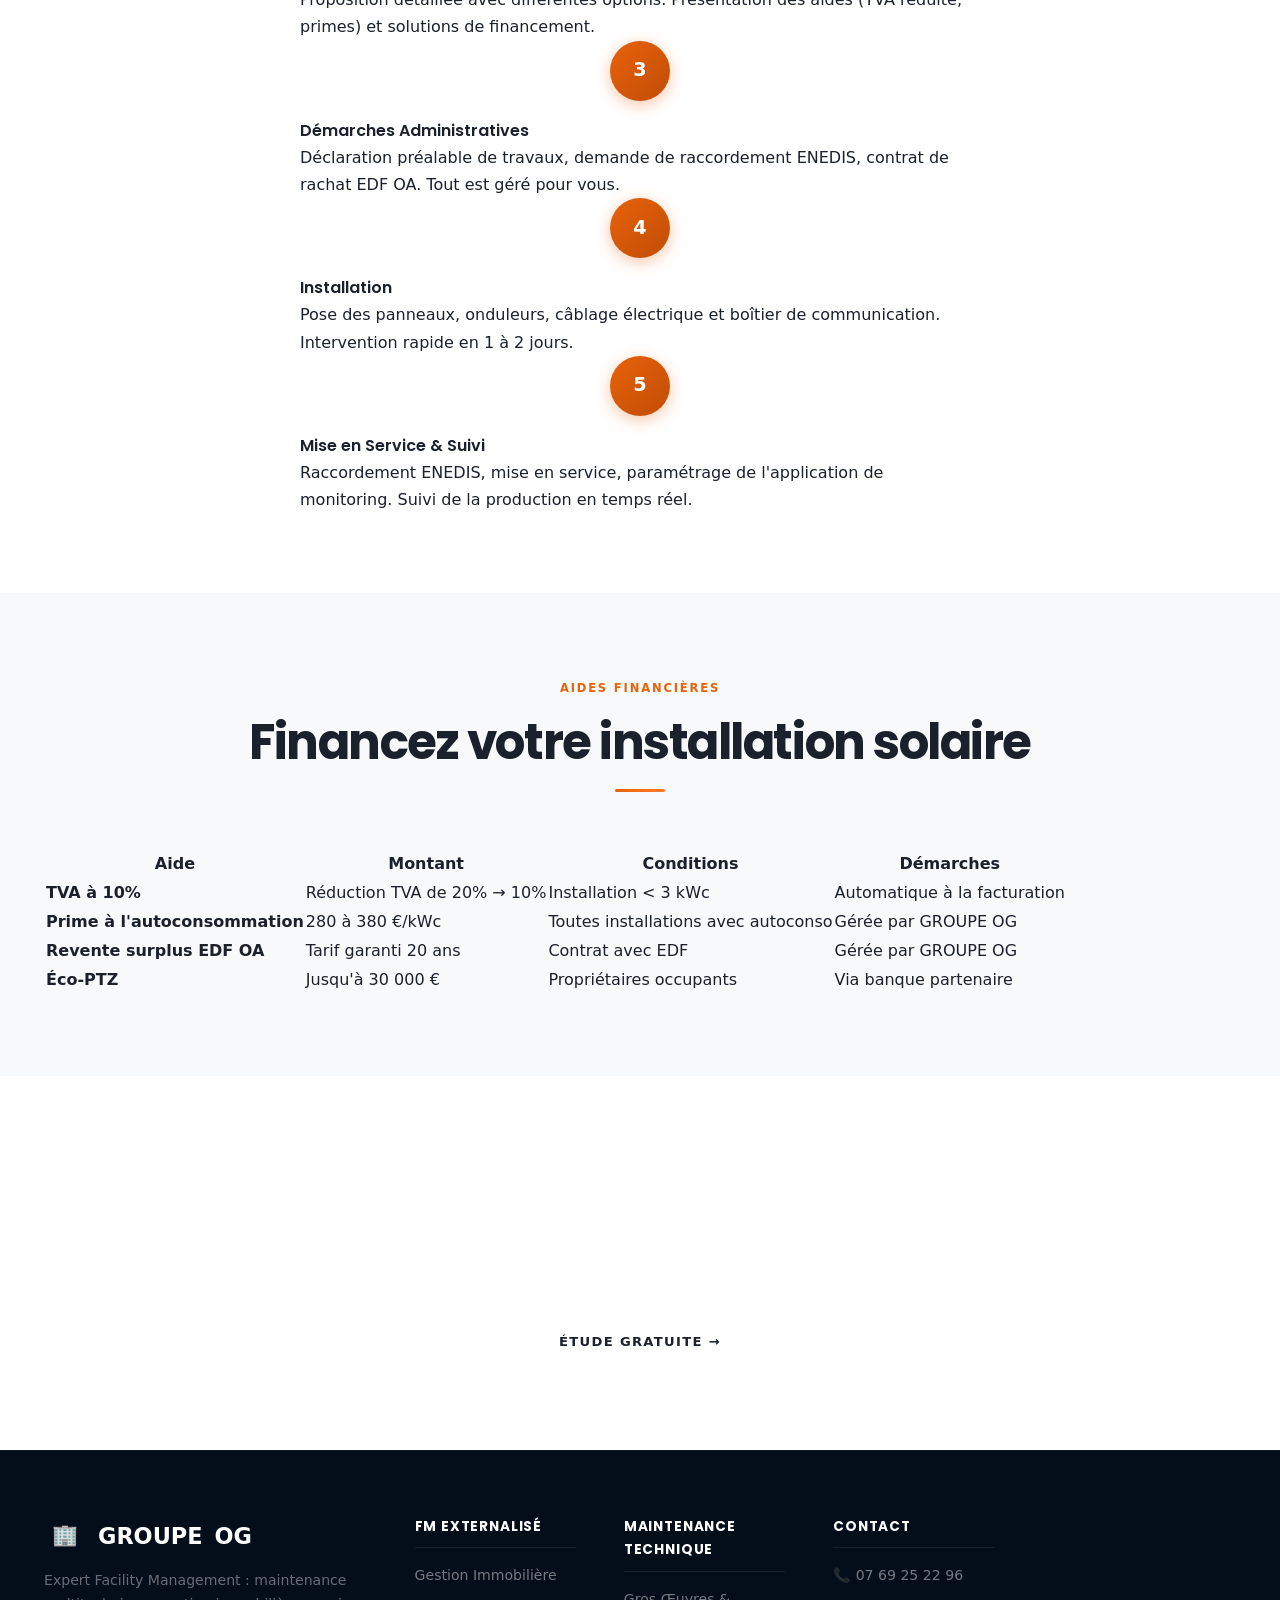
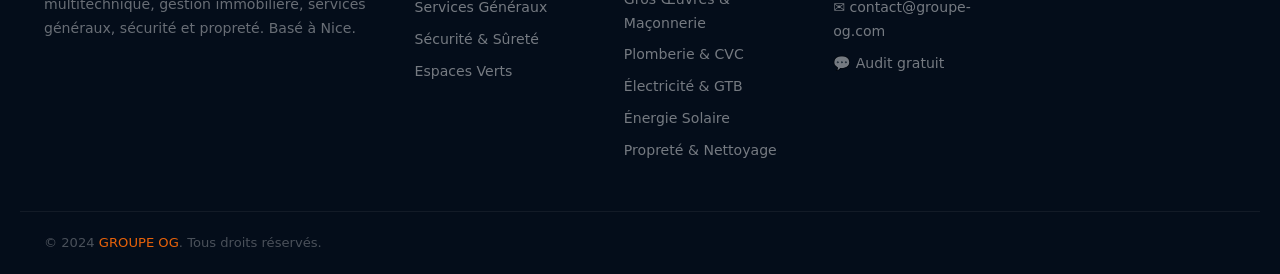
<file: photovoltaique.html>
<!DOCTYPE html>
<html lang="fr">
<head>
  <meta charset="UTF-8">
  <meta name="viewport" content="width=device-width, initial-scale=1.0">
  <title>Panneaux Solaires Photovoltaïques – GROUPE OG</title>
  <meta name="description" content="Vente et installation de panneaux solaires photovoltaïques. Autoconsommation, revente surplus, financement et aides disponibles.">
  <link rel="stylesheet" href="style.css">
</head>
<body>
<script src="nav.js"></script>

<section class="page-hero" style="background:linear-gradient(135deg,#5f3a1a,#c4621a);">
  <div class="page-hero-content">
    <div class="breadcrumb"><a href="index.html">Accueil</a><span>/</span>Panneaux Solaires</div>
    <div class="page-hero-icon">☀️</div>
    <h1>Panneaux Solaires Photovoltaïques</h1>
    <p>Produisez votre propre électricité, réduisez vos factures et contribuez à la transition énergétique. Vente, pose et maintenance de systèmes solaires.</p>
  </div>
</section>

<!-- INTRO -->
<section class="section">
  <div class="container">
    <div class="two-col">
      <div>
        <a href="index.html" class="back-link">← Retour aux services</a>
        <div class="section-tag">Énergie Solaire</div>
        <h2>L'énergie du soleil à votre service</h2>
        <p>GROUPE OG est votre expert en installations solaires photovoltaïques. Nous prenons en charge l'intégralité de votre projet : de l'étude de faisabilité à la mise en service, en passant par les démarches administratives et le raccordement réseau.</p>
        <p>Avec des panneaux solaires de haute qualité et une installation soignée, rentabilisez votre investissement en quelques années seulement.</p>
        <div class="check-list">
          <div class="check-item"><span>Panneaux de marques européennes certifiées</span></div>
          <div class="check-item"><span>Installateurs RGE certifiés QualiPV</span></div>
          <div class="check-item"><span>Garantie 25 ans sur les panneaux</span></div>
          <div class="check-item"><span>Démarches administratives gérées</span></div>
          <div class="check-item"><span>Suivi de production via application</span></div>
        </div>
      </div>
      <div class="content-visual" style="background:linear-gradient(135deg,#5f3a1a,#f0821e);">☀️</div>
    </div>
  </div>
</section>

<!-- CHIFFRES -->
<section class="section section-dark">
  <div class="container">
    <div class="section-header">
      <div class="section-tag">Pourquoi le solaire ?</div>
      <h2>Des chiffres qui parlent d'eux-mêmes</h2>
    </div>
    <div class="cards-grid cards-grid-4">
      <div class="info-card">
        <div class="info-icon" style="font-size:2rem;font-weight:800;color:var(--accent);" data-count="70" data-suffix="%">0%</div>
        <h3>Économies</h3>
        <p>Jusqu'à 70% de réduction sur votre facture d'électricité avec un système bien dimensionné.</p>
      </div>
      <div class="info-card">
        <div class="info-icon" style="font-size:2rem;font-weight:800;color:var(--accent);" data-count="25" data-suffix=" ans">0 ans</div>
        <h3>Durée de vie</h3>
        <p>Les panneaux solaires modernes ont une durée de vie garantie de 25 à 30 ans.</p>
      </div>
      <div class="info-card">
        <div class="info-icon" style="font-size:2rem;font-weight:800;color:var(--accent);" data-count="8" data-suffix=" ans">0 ans</div>
        <h3>Retour investissement</h3>
        <p>Rentabilisez votre installation en 6 à 10 ans selon votre consommation et l'ensoleillement.</p>
      </div>
      <div class="info-card">
        <div class="info-icon" style="font-size:2rem;font-weight:800;color:var(--accent);" data-count="0" data-suffix=" CO₂">0 CO₂</div>
        <h3>Énergie propre</h3>
        <p>Production d'électricité 100% propre et renouvelable. Zéro émission de CO₂ en fonctionnement.</p>
      </div>
    </div>
  </div>
</section>

<!-- SOLUTIONS -->
<section class="section section-light">
  <div class="container">
    <div class="section-header">
      <div class="section-tag">Nos solutions</div>
      <h2>Quel système solaire pour vous ?</h2>
    </div>
    <div class="cards-grid cards-grid-3">
      <div class="feature-card" style="border-top:4px solid var(--accent);">
        <div class="feature-icon">🏡</div>
        <h3>Autoconsommation</h3>
        <p>Consommez directement l'électricité produite par vos panneaux. Idéal pour les maisons individuelles et réduire la dépendance au réseau.</p>
        <div class="check-list" style="margin-top:1rem;">
          <div class="check-item"><span>Installation 3 à 9 kWc</span></div>
          <div class="check-item"><span>Avec ou sans batterie de stockage</span></div>
          <div class="check-item"><span>Revente du surplus à EDF OA</span></div>
        </div>
      </div>
      <div class="feature-card" style="border-top:4px solid var(--primary);">
        <div class="feature-icon">🏢</div>
        <h3>Toiture Commerciale</h3>
        <p>Grandes installations pour entrepôts, bâtiments commerciaux et industriels. Maximisez la production et réduisez vos coûts énergétiques.</p>
        <div class="check-list" style="margin-top:1rem;">
          <div class="check-item"><span>Installations de 10 à 500 kWc</span></div>
          <div class="check-item"><span>Financement adapté</span></div>
          <div class="check-item"><span>Monitoring professionnel</span></div>
        </div>
      </div>
      <div class="feature-card" style="border-top:4px solid #27ae60;">
        <div class="feature-icon">🔋</div>
        <h3>Kit Solaire avec Batterie</h3>
        <p>Stockez l'énergie produite dans la journée pour l'utiliser le soir. Atteignez jusqu'à 90% d'autonomie.</p>
        <div class="check-list" style="margin-top:1rem;">
          <div class="check-item"><span>Batterie lithium haute capacité</span></div>
          <div class="check-item"><span>Compatible voiture électrique</span></div>
          <div class="check-item"><span>Application de suivi incluse</span></div>
        </div>
      </div>
    </div>
  </div>
</section>

<!-- PROCESS -->
<section class="section">
  <div class="container">
    <div class="section-header">
      <div class="section-tag">Installation</div>
      <h2>De l'étude à la mise en service</h2>
    </div>
    <div style="max-width:680px;margin:0 auto;">
      <div class="process-list">
        <div class="process-step">
          <div class="step-num">1</div>
          <div class="step-content">
            <h4>Étude & Simulation</h4>
            <p>Analyse de votre toiture, ensoleillement, consommation électrique. Simulation de production et calcul de rentabilité.</p>
          </div>
        </div>
        <div class="process-step">
          <div class="step-num">2</div>
          <div class="step-content">
            <h4>Devis & Financement</h4>
            <p>Proposition détaillée avec différentes options. Présentation des aides (TVA réduite, primes) et solutions de financement.</p>
          </div>
        </div>
        <div class="process-step">
          <div class="step-num">3</div>
          <div class="step-content">
            <h4>Démarches Administratives</h4>
            <p>Déclaration préalable de travaux, demande de raccordement ENEDIS, contrat de rachat EDF OA. Tout est géré pour vous.</p>
          </div>
        </div>
        <div class="process-step">
          <div class="step-num">4</div>
          <div class="step-content">
            <h4>Installation</h4>
            <p>Pose des panneaux, onduleurs, câblage électrique et boîtier de communication. Intervention rapide en 1 à 2 jours.</p>
          </div>
        </div>
        <div class="process-step">
          <div class="step-num">5</div>
          <div class="step-content">
            <h4>Mise en Service & Suivi</h4>
            <p>Raccordement ENEDIS, mise en service, paramétrage de l'application de monitoring. Suivi de la production en temps réel.</p>
          </div>
        </div>
      </div>
    </div>
  </div>
</section>

<!-- AIDES -->
<section class="section section-light">
  <div class="container">
    <div class="section-header">
      <div class="section-tag">Aides financières</div>
      <h2>Financez votre installation solaire</h2>
    </div>
    <div class="responsive-table">
      <table>
        <thead>
          <tr>
            <th>Aide</th>
            <th>Montant</th>
            <th>Conditions</th>
            <th>Démarches</th>
          </tr>
        </thead>
        <tbody>
          <tr>
            <td><strong>TVA à 10%</strong></td>
            <td>Réduction TVA de 20% → 10%</td>
            <td>Installation &lt; 3 kWc</td>
            <td>Automatique à la facturation</td>
          </tr>
          <tr>
            <td><strong>Prime à l'autoconsommation</strong></td>
            <td>280 à 380 €/kWc</td>
            <td>Toutes installations avec autoconso</td>
            <td>Gérée par GROUPE OG</td>
          </tr>
          <tr>
            <td><strong>Revente surplus EDF OA</strong></td>
            <td>Tarif garanti 20 ans</td>
            <td>Contrat avec EDF</td>
            <td>Gérée par GROUPE OG</td>
          </tr>
          <tr>
            <td><strong>Éco-PTZ</strong></td>
            <td>Jusqu'à 30 000 €</td>
            <td>Propriétaires occupants</td>
            <td>Via banque partenaire</td>
          </tr>
        </tbody>
      </table>
    </div>
  </div>
</section>

<!-- CTA -->
<section class="section">
  <div class="container">
    <div class="cta-banner">
      <h2>Passez au solaire dès aujourd'hui !</h2>
      <p>Étude gratuite et devis personnalisé sous 48h. Commencez à économiser sur votre facture d'électricité.</p>
      <a href="contact.html" class="btn btn-outline">Étude gratuite →</a>
    </div>
  </div>
</section>

<footer>
  <div class="footer-grid">
    <div class="footer-brand">
      <div style="display:flex;align-items:center;gap:.75rem;color:white;font-weight:800;font-size:1.4rem;margin-bottom:.5rem;">
        <div style="width:42px;height:42px;background:var(--accent);border-radius:10px;display:flex;align-items:center;justify-content:center;font-size:1.3rem;">🏢</div>
        GROUPE<span style="color:var(--accent)">OG</span>
      </div>
      <p>Expert Facility Management : maintenance multitechnique, gestion immobilière, services généraux, sécurité et propreté. Basé à Nice.</p>
    </div>
    <div class="footer-col">
      <h4>FM Externalisé</h4>
      <ul>
        <li><a href="immobilier.html">Gestion Immobilière</a></li>
        <li><a href="services-generaux.html">Services Généraux</a></li>
        <li><a href="securite-surete.html">Sécurité &amp; Sûreté</a></li>
        <li><a href="espaces-verts.html">Espaces Verts</a></li>
      </ul>
    </div>
    <div class="footer-col">
      <h4>Maintenance Technique</h4>
      <ul>
        <li><a href="gros-oeuvres.html">Gros Œuvres &amp; Maçonnerie</a></li>
        <li><a href="plomberie-chauffage.html">Plomberie &amp; CVC</a></li>
        <li><a href="electricite.html">Électricité &amp; GTB</a></li>
        <li><a href="photovoltaique.html">Énergie Solaire</a></li>
        <li><a href="nettoyage.html">Propreté &amp; Nettoyage</a></li>
      </ul>
    </div>
    <div class="footer-col">
      <h4>Contact</h4>
      <ul>
        <li><a href="tel:+33769252296">📞 07 69 25 22 96</a></li>
        <li><a href="mailto:contact@groupe-og.com">✉️ contact@groupe-og.com</a></li>
        <li><a href="contact.html">💬 Audit gratuit</a></li>
      </ul>
    </div>
  </div>
  <div class="footer-bottom"><p>© 2024 <span>GROUPE OG</span>. Tous droits réservés.</p></div>
</footer>
<button id="scroll-top">↑</button>
<script src="script.js"></script>
</body>
</html>
</file>
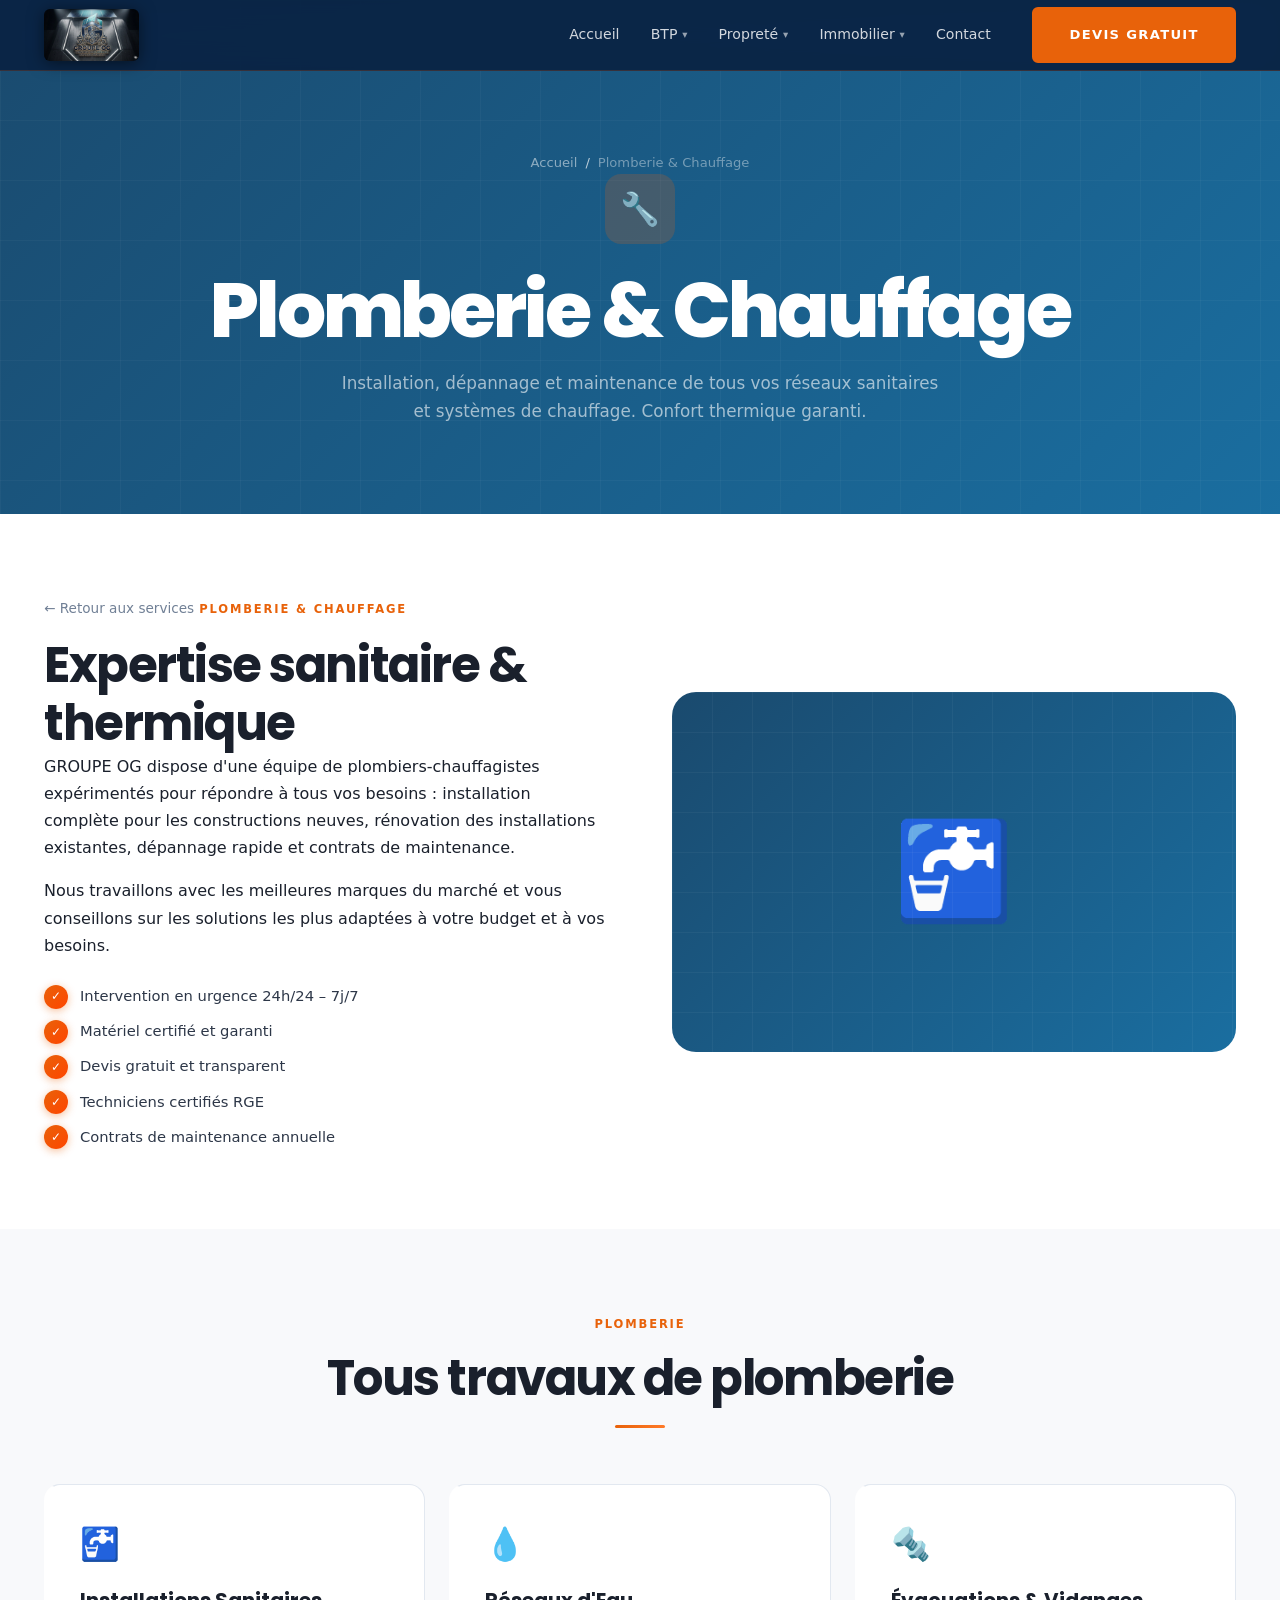
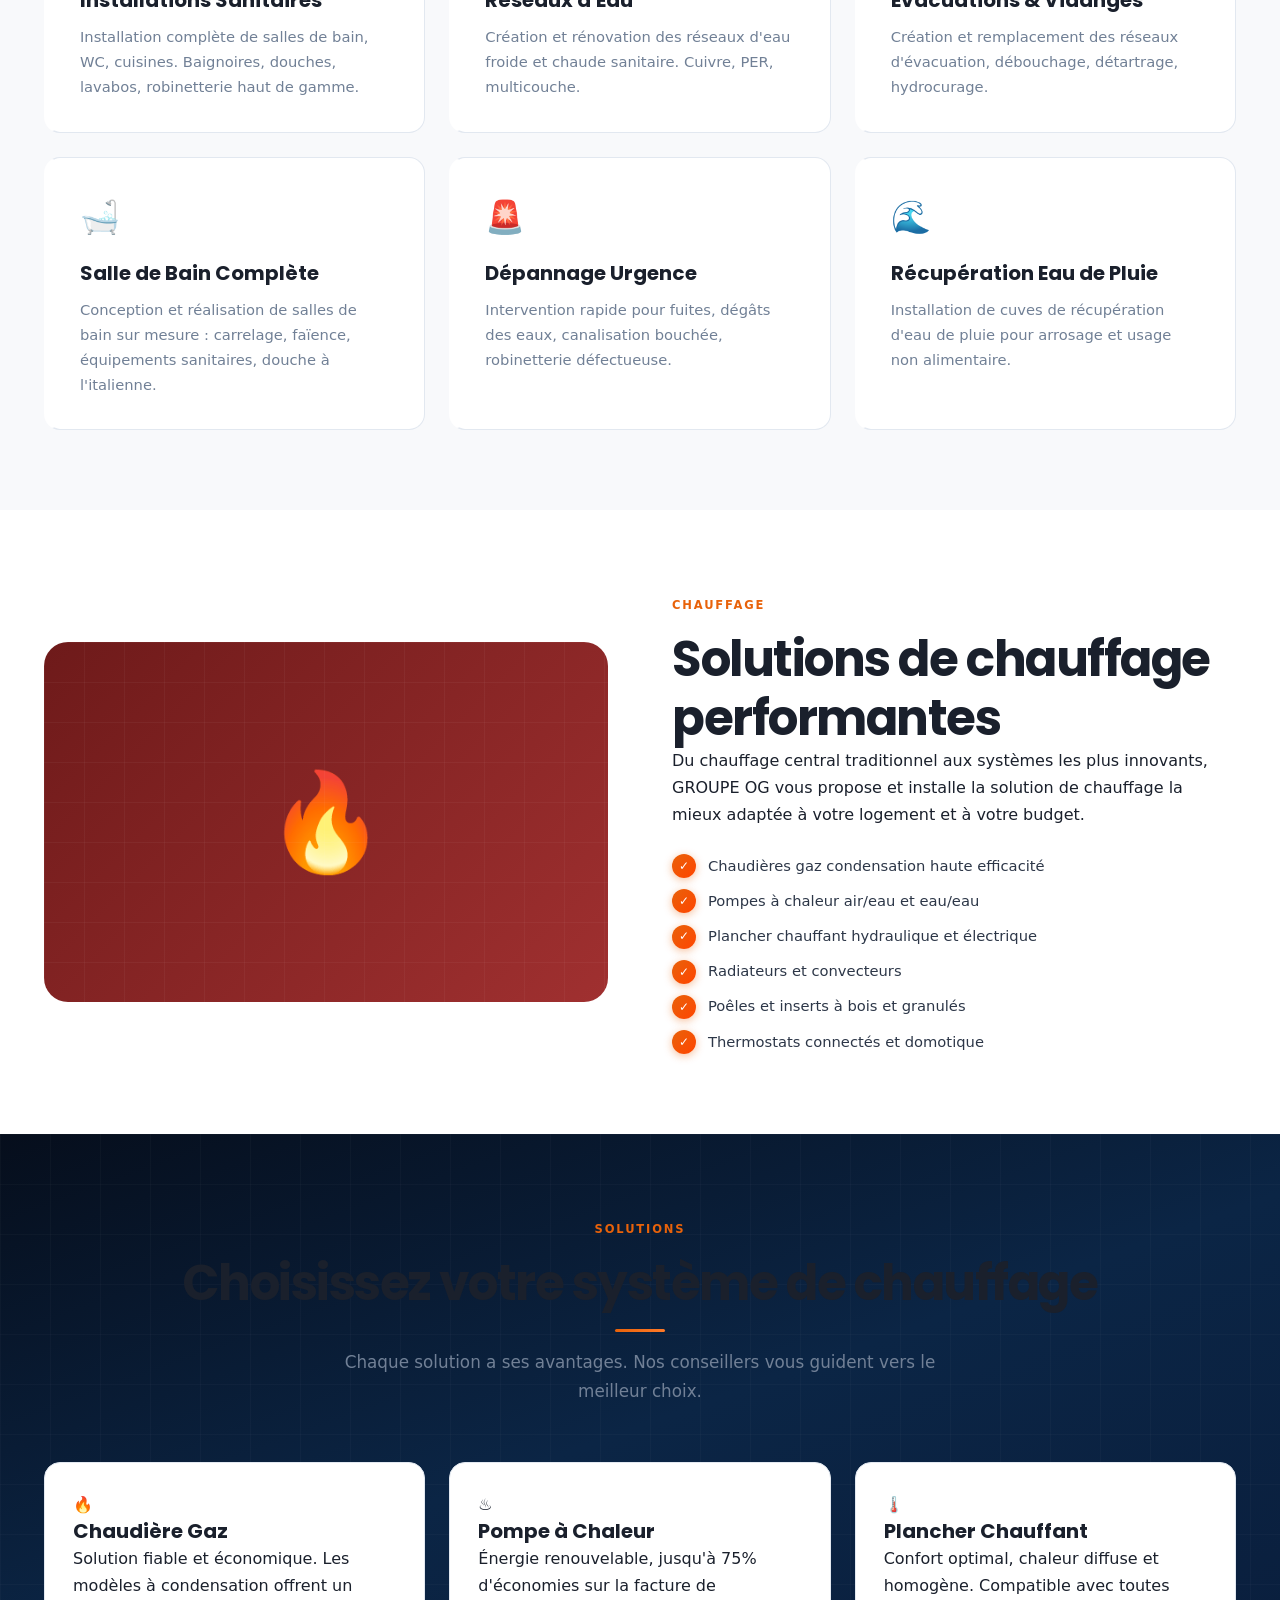
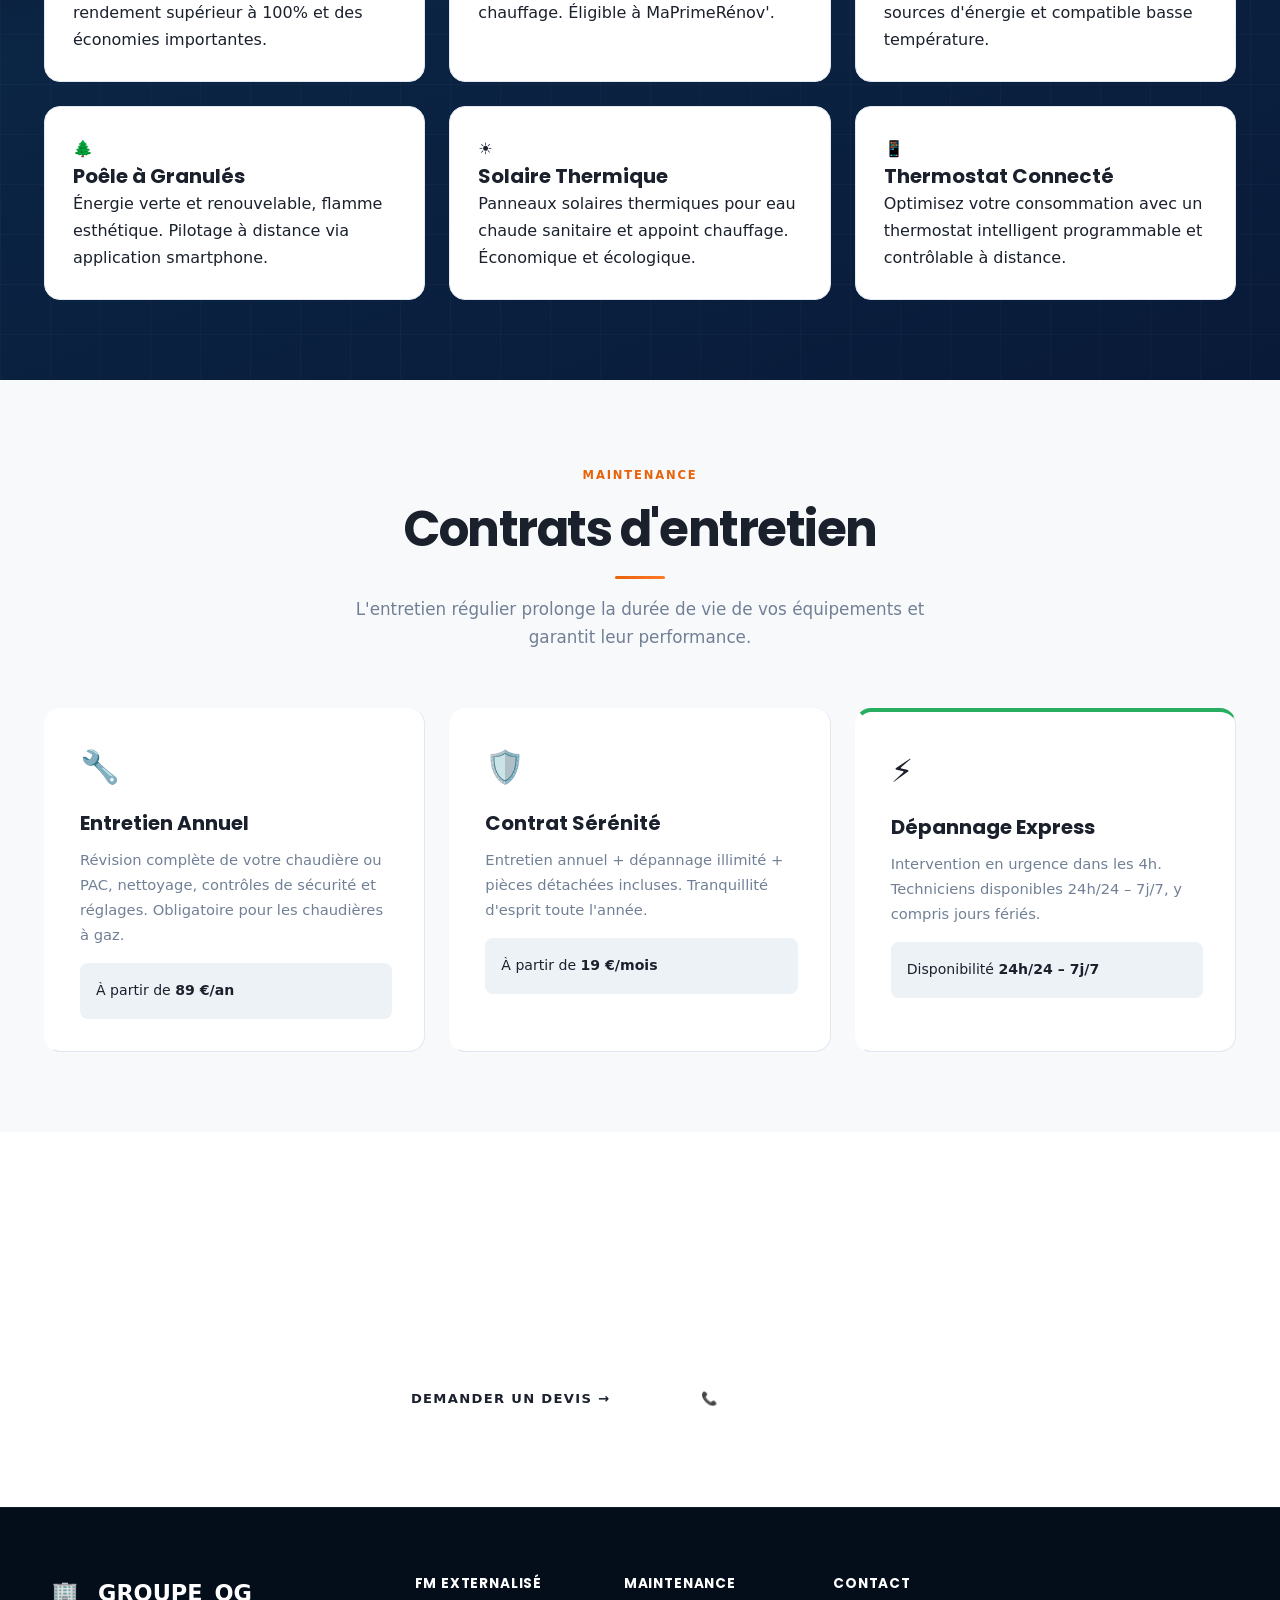
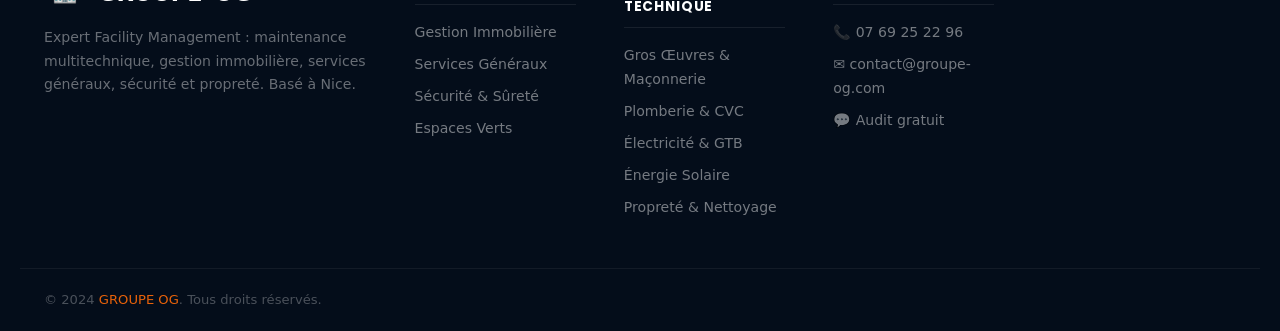
<file: plomberie-chauffage.html>
<!DOCTYPE html>
<html lang="fr">
<head>
  <meta charset="UTF-8">
  <meta name="viewport" content="width=device-width, initial-scale=1.0">
  <title>Plomberie & Chauffage – GROUPE OG</title>
  <meta name="description" content="Spécialistes en plomberie et chauffage : installation, dépannage, maintenance chaudières, pompes à chaleur, radiateurs, sanitaires.">
  <link rel="stylesheet" href="style.css">
</head>
<body>
<script src="nav.js"></script>

<section class="page-hero" style="background:linear-gradient(135deg,#1a4a6e,#1a6ea0);">
  <div class="page-hero-content">
    <div class="breadcrumb"><a href="index.html">Accueil</a><span>/</span>Plomberie & Chauffage</div>
    <div class="page-hero-icon">🔧</div>
    <h1>Plomberie & Chauffage</h1>
    <p>Installation, dépannage et maintenance de tous vos réseaux sanitaires et systèmes de chauffage. Confort thermique garanti.</p>
  </div>
</section>

<!-- INTRO -->
<section class="section">
  <div class="container">
    <div class="two-col">
      <div>
        <a href="index.html" class="back-link">← Retour aux services</a>
        <div class="section-tag">Plomberie & Chauffage</div>
        <h2>Expertise sanitaire & thermique</h2>
        <p>GROUPE OG dispose d'une équipe de plombiers-chauffagistes expérimentés pour répondre à tous vos besoins : installation complète pour les constructions neuves, rénovation des installations existantes, dépannage rapide et contrats de maintenance.</p>
        <p>Nous travaillons avec les meilleures marques du marché et vous conseillons sur les solutions les plus adaptées à votre budget et à vos besoins.</p>
        <div class="check-list">
          <div class="check-item"><span>Intervention en urgence 24h/24 – 7j/7</span></div>
          <div class="check-item"><span>Matériel certifié et garanti</span></div>
          <div class="check-item"><span>Devis gratuit et transparent</span></div>
          <div class="check-item"><span>Techniciens certifiés RGE</span></div>
          <div class="check-item"><span>Contrats de maintenance annuelle</span></div>
        </div>
      </div>
      <div class="content-visual" style="background:linear-gradient(135deg,#1a4a6e,#1a6ea0);">🚰</div>
    </div>
  </div>
</section>

<!-- PLOMBERIE -->
<section class="section section-light">
  <div class="container">
    <div class="section-header">
      <div class="section-tag">Plomberie</div>
      <h2>Tous travaux de plomberie</h2>
    </div>
    <div class="cards-grid cards-grid-3">
      <div class="feature-card">
        <div class="feature-icon">🚰</div>
        <h3>Installations Sanitaires</h3>
        <p>Installation complète de salles de bain, WC, cuisines. Baignoires, douches, lavabos, robinetterie haut de gamme.</p>
      </div>
      <div class="feature-card">
        <div class="feature-icon">💧</div>
        <h3>Réseaux d'Eau</h3>
        <p>Création et rénovation des réseaux d'eau froide et chaude sanitaire. Cuivre, PER, multicouche.</p>
      </div>
      <div class="feature-card">
        <div class="feature-icon">🔩</div>
        <h3>Évacuations & Vidanges</h3>
        <p>Création et remplacement des réseaux d'évacuation, débouchage, détartrage, hydrocurage.</p>
      </div>
      <div class="feature-card">
        <div class="feature-icon">🛁</div>
        <h3>Salle de Bain Complète</h3>
        <p>Conception et réalisation de salles de bain sur mesure : carrelage, faïence, équipements sanitaires, douche à l'italienne.</p>
      </div>
      <div class="feature-card">
        <div class="feature-icon">🚨</div>
        <h3>Dépannage Urgence</h3>
        <p>Intervention rapide pour fuites, dégâts des eaux, canalisation bouchée, robinetterie défectueuse.</p>
      </div>
      <div class="feature-card">
        <div class="feature-icon">🌊</div>
        <h3>Récupération Eau de Pluie</h3>
        <p>Installation de cuves de récupération d'eau de pluie pour arrosage et usage non alimentaire.</p>
      </div>
    </div>
  </div>
</section>

<!-- CHAUFFAGE -->
<section class="section">
  <div class="container">
    <div class="two-col">
      <div class="content-visual" style="background:linear-gradient(135deg,#6e1a1a,#a03030);">🔥</div>
      <div>
        <div class="section-tag">Chauffage</div>
        <h2>Solutions de chauffage performantes</h2>
        <p>Du chauffage central traditionnel aux systèmes les plus innovants, GROUPE OG vous propose et installe la solution de chauffage la mieux adaptée à votre logement et à votre budget.</p>
        <div class="check-list">
          <div class="check-item"><span>Chaudières gaz condensation haute efficacité</span></div>
          <div class="check-item"><span>Pompes à chaleur air/eau et eau/eau</span></div>
          <div class="check-item"><span>Plancher chauffant hydraulique et électrique</span></div>
          <div class="check-item"><span>Radiateurs et convecteurs</span></div>
          <div class="check-item"><span>Poêles et inserts à bois et granulés</span></div>
          <div class="check-item"><span>Thermostats connectés et domotique</span></div>
        </div>
      </div>
    </div>
  </div>
</section>

<!-- TYPES DE CHAUFFAGE -->
<section class="section section-dark">
  <div class="container">
    <div class="section-header">
      <div class="section-tag">Solutions</div>
      <h2>Choisissez votre système de chauffage</h2>
      <p>Chaque solution a ses avantages. Nos conseillers vous guident vers le meilleur choix.</p>
    </div>
    <div class="cards-grid cards-grid-3">
      <div class="info-card">
        <div class="info-icon">🔥</div>
        <h3>Chaudière Gaz</h3>
        <p>Solution fiable et économique. Les modèles à condensation offrent un rendement supérieur à 100% et des économies importantes.</p>
      </div>
      <div class="info-card">
        <div class="info-icon">♨️</div>
        <h3>Pompe à Chaleur</h3>
        <p>Énergie renouvelable, jusqu'à 75% d'économies sur la facture de chauffage. Éligible à MaPrimeRénov'.</p>
      </div>
      <div class="info-card">
        <div class="info-icon">🌡️</div>
        <h3>Plancher Chauffant</h3>
        <p>Confort optimal, chaleur diffuse et homogène. Compatible avec toutes sources d'énergie et compatible basse température.</p>
      </div>
      <div class="info-card">
        <div class="info-icon">🌲</div>
        <h3>Poêle à Granulés</h3>
        <p>Énergie verte et renouvelable, flamme esthétique. Pilotage à distance via application smartphone.</p>
      </div>
      <div class="info-card">
        <div class="info-icon">☀️</div>
        <h3>Solaire Thermique</h3>
        <p>Panneaux solaires thermiques pour eau chaude sanitaire et appoint chauffage. Économique et écologique.</p>
      </div>
      <div class="info-card">
        <div class="info-icon">📱</div>
        <h3>Thermostat Connecté</h3>
        <p>Optimisez votre consommation avec un thermostat intelligent programmable et contrôlable à distance.</p>
      </div>
    </div>
  </div>
</section>

<!-- MAINTENANCE -->
<section class="section section-light">
  <div class="container">
    <div class="section-header">
      <div class="section-tag">Maintenance</div>
      <h2>Contrats d'entretien</h2>
      <p>L'entretien régulier prolonge la durée de vie de vos équipements et garantit leur performance.</p>
    </div>
    <div class="cards-grid cards-grid-3">
      <div class="feature-card" style="border-top:4px solid var(--accent);">
        <div class="feature-icon">🔧</div>
        <h3>Entretien Annuel</h3>
        <p>Révision complète de votre chaudière ou PAC, nettoyage, contrôles de sécurité et réglages. Obligatoire pour les chaudières à gaz.</p>
        <div style="margin-top:1rem;padding:1rem;background:var(--light);border-radius:8px;">
          <p style="font-size:.88rem;color:var(--gray);margin:0;">À partir de <strong style="color:var(--accent);">89 €/an</strong></p>
        </div>
      </div>
      <div class="feature-card" style="border-top:4px solid var(--primary);">
        <div class="feature-icon">🛡️</div>
        <h3>Contrat Sérénité</h3>
        <p>Entretien annuel + dépannage illimité + pièces détachées incluses. Tranquillité d'esprit toute l'année.</p>
        <div style="margin-top:1rem;padding:1rem;background:var(--light);border-radius:8px;">
          <p style="font-size:.88rem;color:var(--gray);margin:0;">À partir de <strong style="color:var(--accent);">19 €/mois</strong></p>
        </div>
      </div>
      <div class="feature-card" style="border-top:4px solid #27ae60;">
        <div class="feature-icon">⚡</div>
        <h3>Dépannage Express</h3>
        <p>Intervention en urgence dans les 4h. Techniciens disponibles 24h/24 – 7j/7, y compris jours fériés.</p>
        <div style="margin-top:1rem;padding:1rem;background:var(--light);border-radius:8px;">
          <p style="font-size:.88rem;color:var(--gray);margin:0;">Disponibilité <strong style="color:var(--accent);">24h/24 – 7j/7</strong></p>
        </div>
      </div>
    </div>
  </div>
</section>

<!-- CTA -->
<section class="section">
  <div class="container">
    <div class="cta-banner">
      <h2>Besoin d'un plombier ou d'un chauffagiste ?</h2>
      <p>Devis gratuit sous 24h. Interventions rapides pour particuliers et professionnels.</p>
      <div style="display:flex;gap:1rem;justify-content:center;flex-wrap:wrap;">
        <a href="contact.html" class="btn btn-outline">Demander un devis →</a>
        <a href="tel:+33769252296" class="btn" style="background:rgba(255,255,255,.2);color:white;border:2px solid rgba(255,255,255,.5);">📞 Urgence 24h/24</a>
      </div>
    </div>
  </div>
</section>

<footer>
  <div class="footer-grid">
    <div class="footer-brand">
      <div style="display:flex;align-items:center;gap:.75rem;color:white;font-weight:800;font-size:1.4rem;margin-bottom:.5rem;">
        <div style="width:42px;height:42px;background:var(--accent);border-radius:10px;display:flex;align-items:center;justify-content:center;font-size:1.3rem;">🏢</div>
        GROUPE<span style="color:var(--accent)">OG</span>
      </div>
      <p>Expert Facility Management : maintenance multitechnique, gestion immobilière, services généraux, sécurité et propreté. Basé à Nice.</p>
    </div>
    <div class="footer-col">
      <h4>FM Externalisé</h4>
      <ul>
        <li><a href="immobilier.html">Gestion Immobilière</a></li>
        <li><a href="services-generaux.html">Services Généraux</a></li>
        <li><a href="securite-surete.html">Sécurité &amp; Sûreté</a></li>
        <li><a href="espaces-verts.html">Espaces Verts</a></li>
      </ul>
    </div>
    <div class="footer-col">
      <h4>Maintenance Technique</h4>
      <ul>
        <li><a href="gros-oeuvres.html">Gros Œuvres &amp; Maçonnerie</a></li>
        <li><a href="plomberie-chauffage.html">Plomberie &amp; CVC</a></li>
        <li><a href="electricite.html">Électricité &amp; GTB</a></li>
        <li><a href="photovoltaique.html">Énergie Solaire</a></li>
        <li><a href="nettoyage.html">Propreté &amp; Nettoyage</a></li>
      </ul>
    </div>
    <div class="footer-col">
      <h4>Contact</h4>
      <ul>
        <li><a href="tel:+33769252296">📞 07 69 25 22 96</a></li>
        <li><a href="mailto:contact@groupe-og.com">✉️ contact@groupe-og.com</a></li>
        <li><a href="contact.html">💬 Audit gratuit</a></li>
      </ul>
    </div>
  </div>
  <div class="footer-bottom"><p>© 2024 <span>GROUPE OG</span>. Tous droits réservés.</p></div>
</footer>
<button id="scroll-top">↑</button>
<script src="script.js"></script>
</body>
</html>
</file>
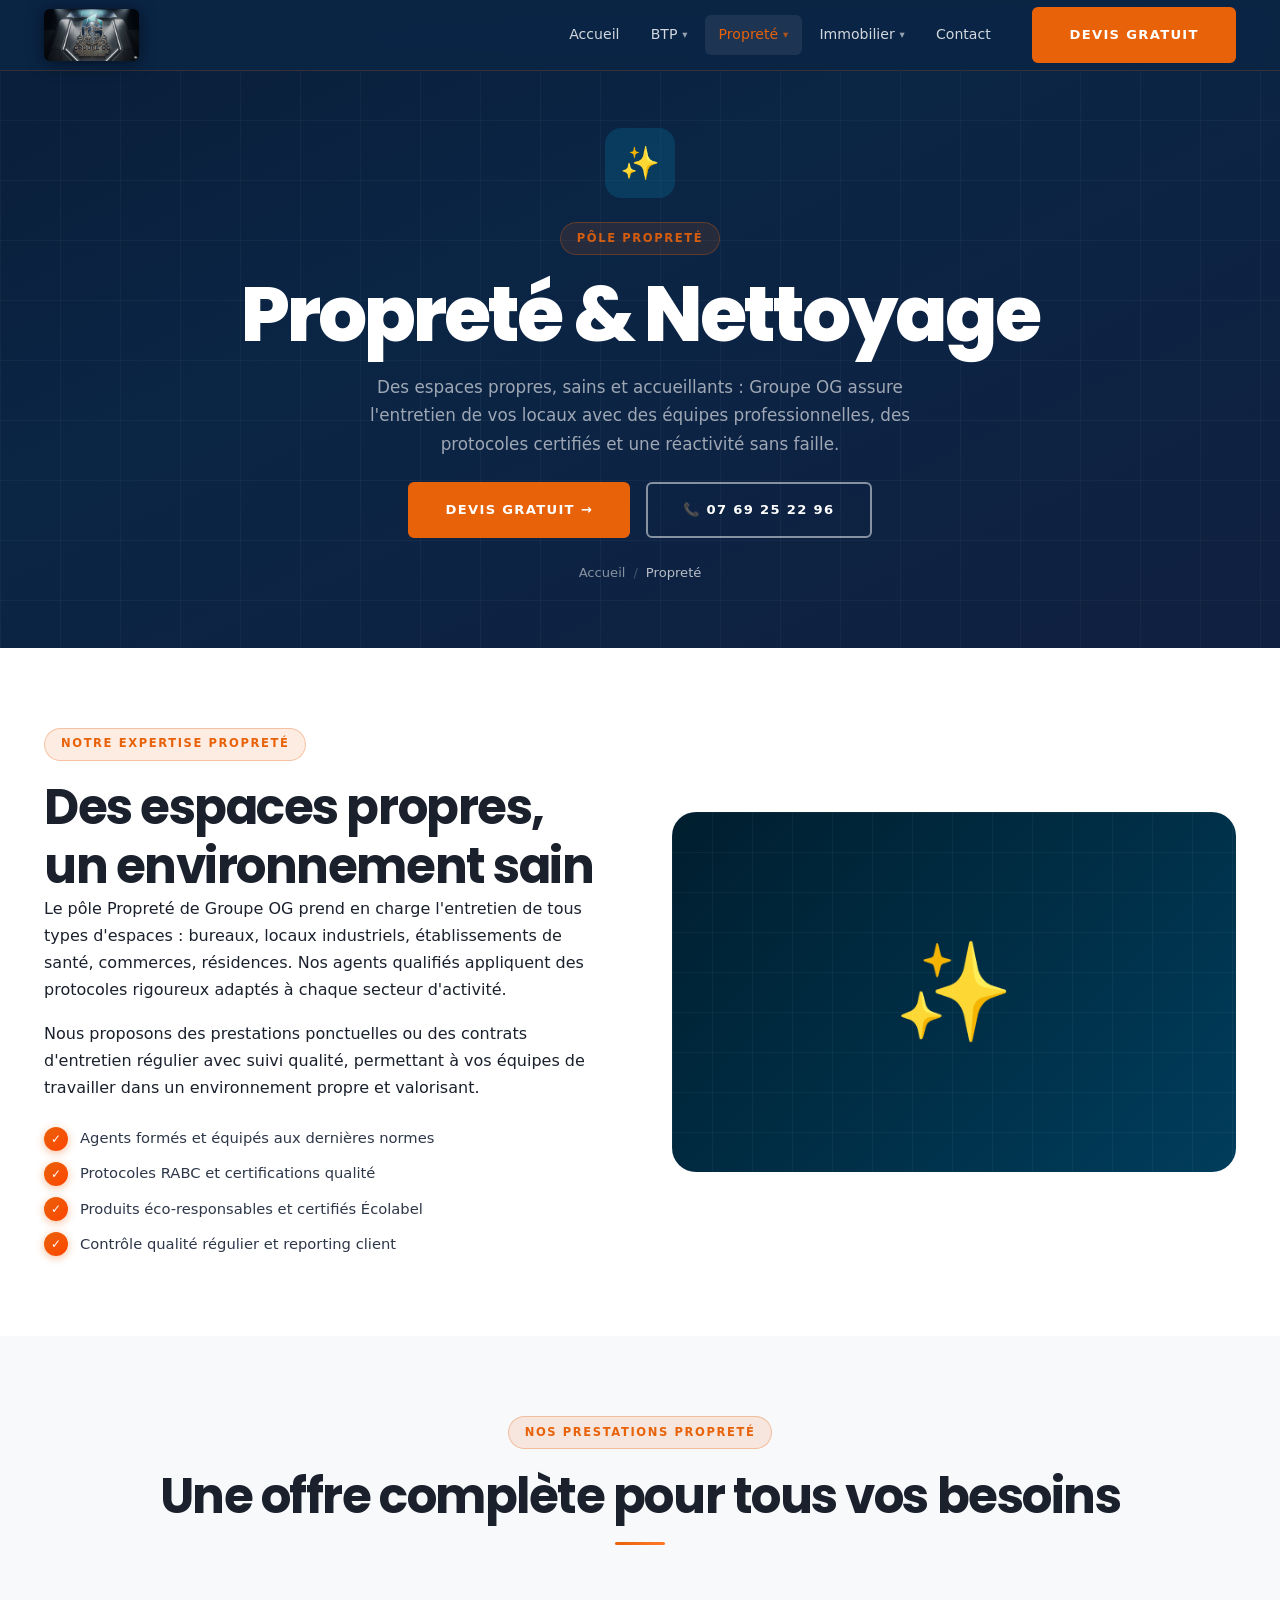
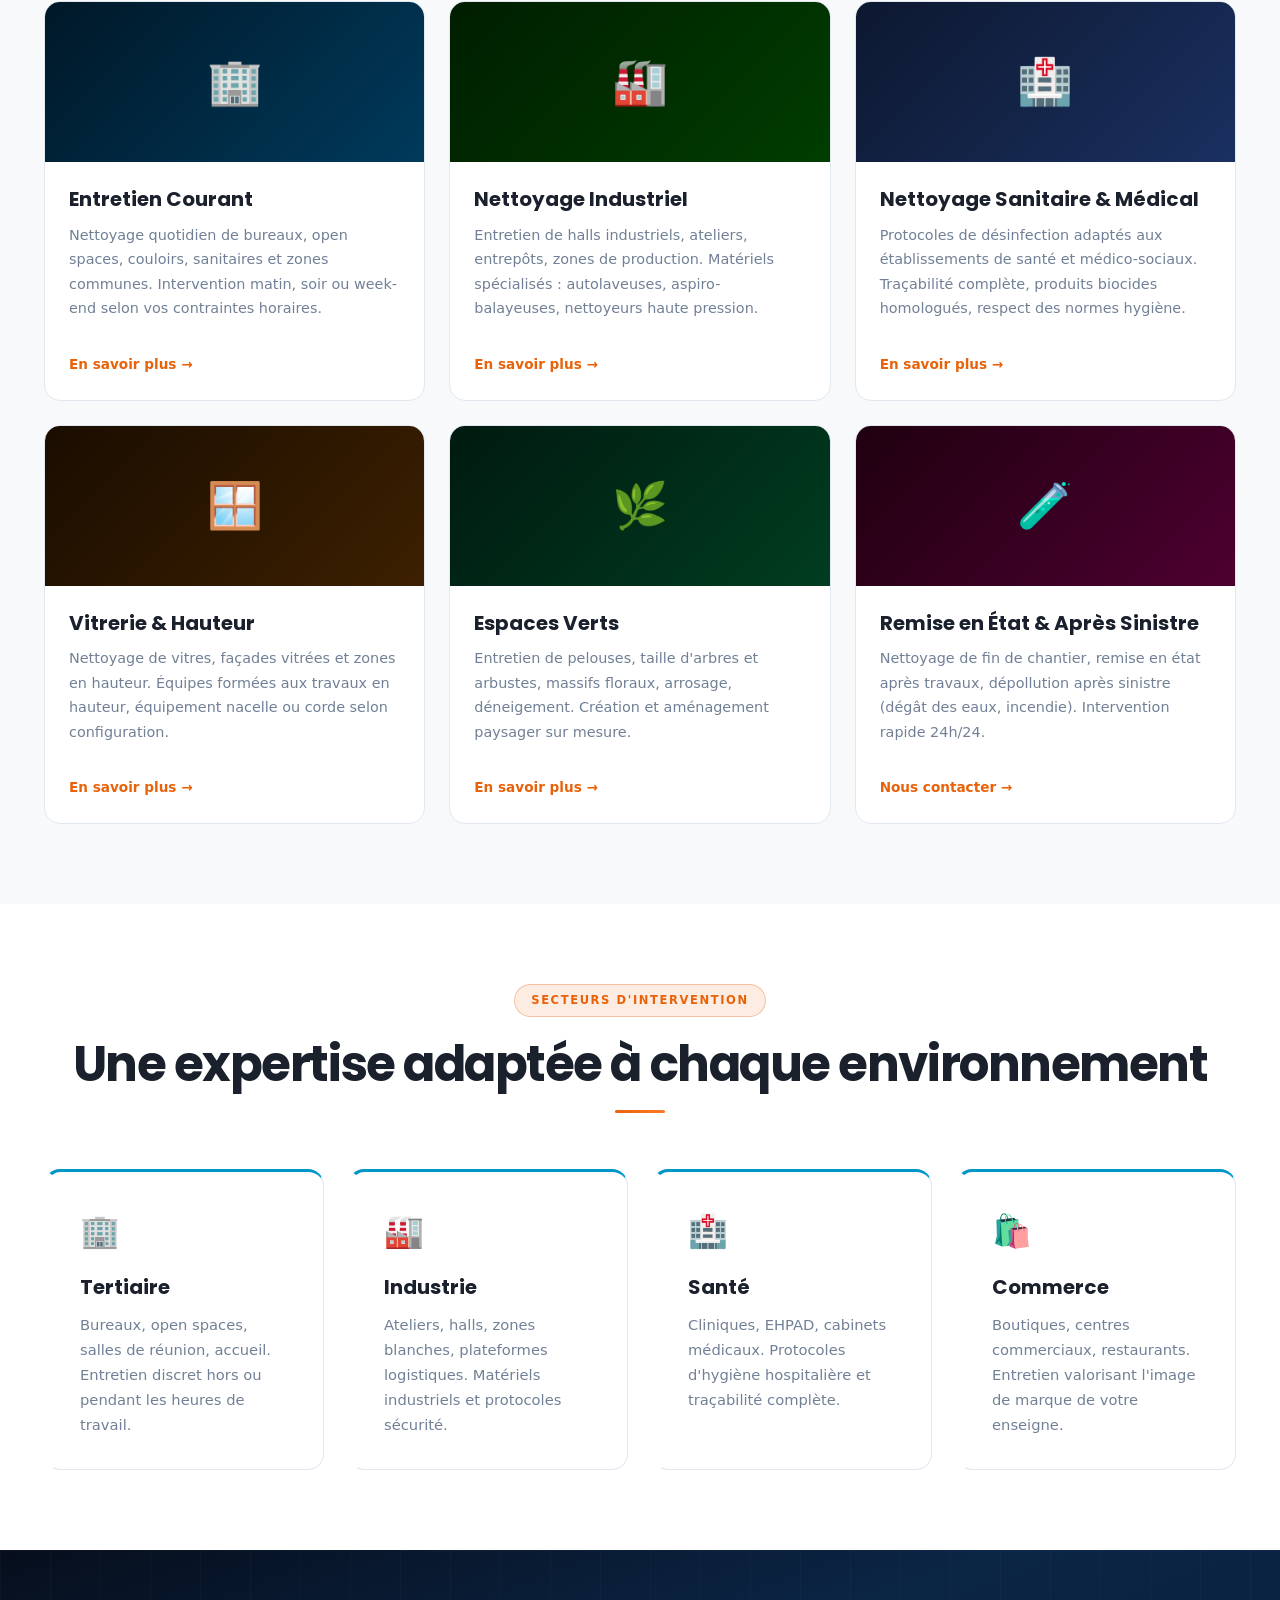
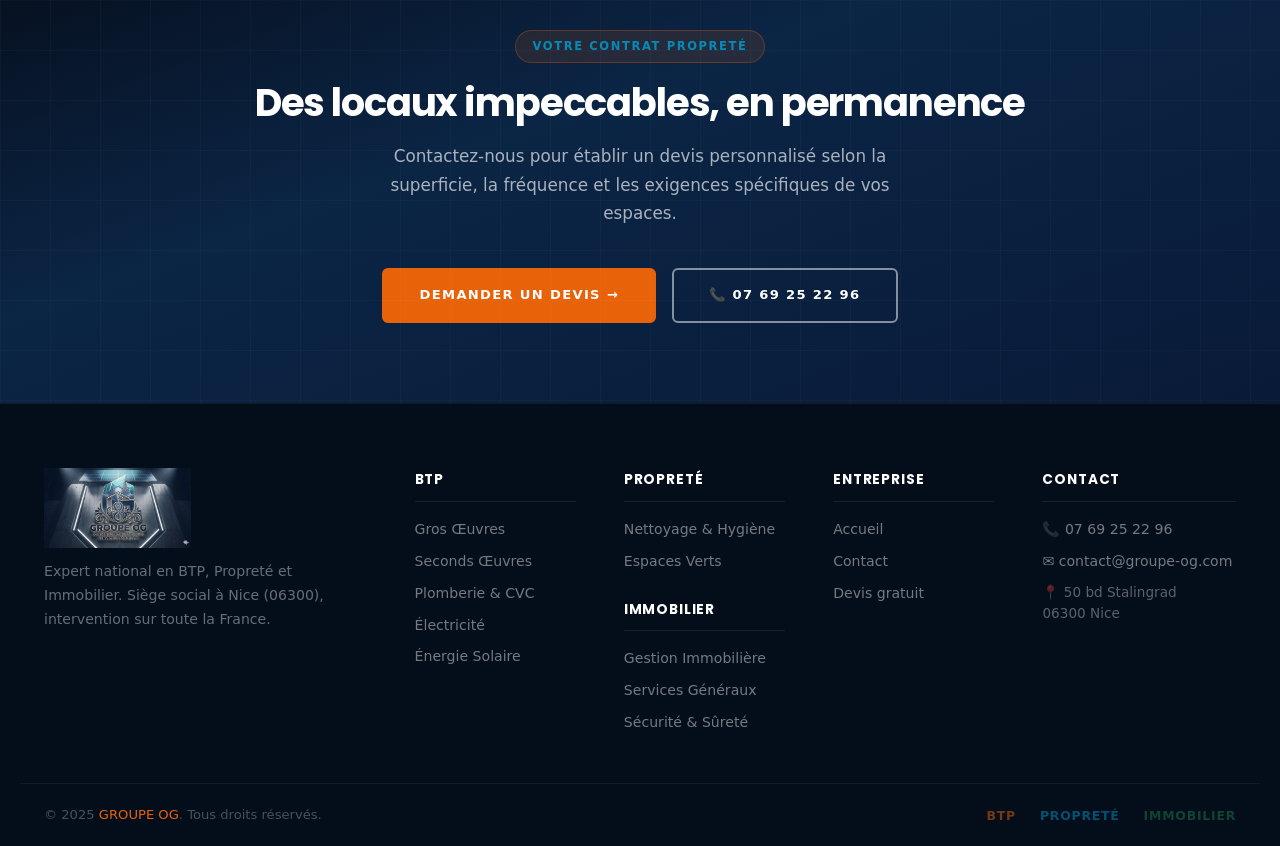
<file: proprete.html>
<!DOCTYPE html>
<html lang="fr">
<head>
  <meta charset="UTF-8">
  <meta name="viewport" content="width=device-width, initial-scale=1.0">
  <title>Pôle Propreté — Groupe OG | Nettoyage Professionnel France</title>
  <meta name="description" content="Groupe OG, expert en propreté et nettoyage professionnel. Entretien quotidien, nettoyage industriel, désinfection, espaces verts. Intervention nationale depuis Nice.">
  <link rel="stylesheet" href="style.css">
</head>
<body class="page-prop">
<script src="nav.js"></script>

<!-- ========== PAGE HERO ========== -->
<section class="page-hero">
  <div class="container">
    <div class="page-hero-accent" style="background:rgba(0,150,199,.2);">✨</div>
    <div class="eyebrow">Pôle Propreté</div>
    <h1>Propreté &amp; Nettoyage</h1>
    <p>Des espaces propres, sains et accueillants : Groupe OG assure l'entretien de vos locaux avec des équipes professionnelles, des protocoles certifiés et une réactivité sans faille.</p>
    <div style="display:flex;gap:1rem;justify-content:center;flex-wrap:wrap;margin-top:1.5rem;position:relative;z-index:1;">
      <a href="contact.html" class="btn btn-orange">Devis gratuit →</a>
      <a href="tel:+33769252296" class="btn btn-outline-white">📞 07 69 25 22 96</a>
    </div>
    <div class="breadcrumb">
      <a href="index.html">Accueil</a>
      <span class="sep">/</span>
      <span>Propreté</span>
    </div>
  </div>
</section>

<!-- ========== INTRO ========== -->
<section class="section">
  <div class="container">
    <div class="two-col">
      <div>
        <div class="eyebrow">Notre expertise propreté</div>
        <h2>Des espaces propres, un environnement sain</h2>
        <p>Le pôle Propreté de Groupe OG prend en charge l'entretien de tous types d'espaces : bureaux, locaux industriels, établissements de santé, commerces, résidences. Nos agents qualifiés appliquent des protocoles rigoureux adaptés à chaque secteur d'activité.</p>
        <p>Nous proposons des prestations ponctuelles ou des contrats d'entretien régulier avec suivi qualité, permettant à vos équipes de travailler dans un environnement propre et valorisant.</p>
        <div class="check-list">
          <div class="check-item"><span>Agents formés et équipés aux dernières normes</span></div>
          <div class="check-item"><span>Protocoles RABC et certifications qualité</span></div>
          <div class="check-item"><span>Produits éco-responsables et certifiés Écolabel</span></div>
          <div class="check-item"><span>Contrôle qualité régulier et reporting client</span></div>
        </div>
      </div>
      <div class="content-visual" style="background:linear-gradient(135deg,#001E2E,#003D5C);">✨</div>
    </div>
  </div>
</section>

<!-- ========== SERVICES PROPRETÉ ========== -->
<section class="section section-light">
  <div class="container">
    <div class="section-header">
      <div class="eyebrow">Nos prestations propreté</div>
      <h2>Une offre complète pour tous vos besoins</h2>
    </div>
    <div class="cards-grid cards-grid-3">

      <div class="service-card">
        <div class="service-card-img" style="background:linear-gradient(135deg,#001828,#003A5C);">🏢</div>
        <div class="service-card-body">
          <h3>Entretien Courant</h3>
          <p>Nettoyage quotidien de bureaux, open spaces, couloirs, sanitaires et zones communes. Intervention matin, soir ou week-end selon vos contraintes horaires.</p>
          <a href="nettoyage.html" class="service-card-link">En savoir plus →</a>
        </div>
      </div>

      <div class="service-card">
        <div class="service-card-img" style="background:linear-gradient(135deg,#001E00,#003D00);">🏭</div>
        <div class="service-card-body">
          <h3>Nettoyage Industriel</h3>
          <p>Entretien de halls industriels, ateliers, entrepôts, zones de production. Matériels spécialisés : autolaveuses, aspiro-balayeuses, nettoyeurs haute pression.</p>
          <a href="nettoyage.html" class="service-card-link">En savoir plus →</a>
        </div>
      </div>

      <div class="service-card">
        <div class="service-card-img" style="background:linear-gradient(135deg,#0D1830,#1A3060);">🏥</div>
        <div class="service-card-body">
          <h3>Nettoyage Sanitaire &amp; Médical</h3>
          <p>Protocoles de désinfection adaptés aux établissements de santé et médico-sociaux. Traçabilité complète, produits biocides homologués, respect des normes hygiène.</p>
          <a href="nettoyage.html" class="service-card-link">En savoir plus →</a>
        </div>
      </div>

      <div class="service-card">
        <div class="service-card-img" style="background:linear-gradient(135deg,#1A0D00,#3D2000);">🪟</div>
        <div class="service-card-body">
          <h3>Vitrerie &amp; Hauteur</h3>
          <p>Nettoyage de vitres, façades vitrées et zones en hauteur. Équipes formées aux travaux en hauteur, équipement nacelle ou corde selon configuration.</p>
          <a href="nettoyage.html" class="service-card-link">En savoir plus →</a>
        </div>
      </div>

      <div class="service-card">
        <div class="service-card-img" style="background:linear-gradient(135deg,#001A10,#003D20);">🌿</div>
        <div class="service-card-body">
          <h3>Espaces Verts</h3>
          <p>Entretien de pelouses, taille d'arbres et arbustes, massifs floraux, arrosage, déneigement. Création et aménagement paysager sur mesure.</p>
          <a href="espaces-verts.html" class="service-card-link">En savoir plus →</a>
        </div>
      </div>

      <div class="service-card">
        <div class="service-card-img" style="background:linear-gradient(135deg,#200010,#4D0030);">🧪</div>
        <div class="service-card-body">
          <h3>Remise en État &amp; Après Sinistre</h3>
          <p>Nettoyage de fin de chantier, remise en état après travaux, dépollution après sinistre (dégât des eaux, incendie). Intervention rapide 24h/24.</p>
          <a href="contact.html" class="service-card-link">Nous contacter →</a>
        </div>
      </div>

    </div>
  </div>
</section>

<!-- ========== SECTEURS PROPRETE ========== -->
<section class="section">
  <div class="container">
    <div class="section-header">
      <div class="eyebrow">Secteurs d'intervention</div>
      <h2>Une expertise adaptée à chaque environnement</h2>
    </div>
    <div class="cards-grid cards-grid-4">
      <div class="feature-card" style="border-top:3px solid var(--proprete);">
        <div class="feature-icon">🏢</div>
        <h3>Tertiaire</h3>
        <p>Bureaux, open spaces, salles de réunion, accueil. Entretien discret hors ou pendant les heures de travail.</p>
      </div>
      <div class="feature-card" style="border-top:3px solid var(--proprete);">
        <div class="feature-icon">🏭</div>
        <h3>Industrie</h3>
        <p>Ateliers, halls, zones blanches, plateformes logistiques. Matériels industriels et protocoles sécurité.</p>
      </div>
      <div class="feature-card" style="border-top:3px solid var(--proprete);">
        <div class="feature-icon">🏥</div>
        <h3>Santé</h3>
        <p>Cliniques, EHPAD, cabinets médicaux. Protocoles d'hygiène hospitalière et traçabilité complète.</p>
      </div>
      <div class="feature-card" style="border-top:3px solid var(--proprete);">
        <div class="feature-icon">🛍️</div>
        <h3>Commerce</h3>
        <p>Boutiques, centres commerciaux, restaurants. Entretien valorisant l'image de marque de votre enseigne.</p>
      </div>
    </div>
  </div>
</section>

<!-- ========== CTA ========== -->
<section class="section section-dark">
  <div class="container">
    <div class="cta-banner">
      <div class="eyebrow" style="color:rgba(0,150,199,.9);justify-content:center;">Votre contrat propreté</div>
      <h2>Des locaux impeccables, en permanence</h2>
      <p>Contactez-nous pour établir un devis personnalisé selon la superficie, la fréquence et les exigences spécifiques de vos espaces.</p>
      <div class="cta-banner-btns">
        <a href="contact.html" class="btn btn-orange">Demander un devis →</a>
        <a href="tel:+33769252296" class="btn btn-outline-white">📞 07 69 25 22 96</a>
      </div>
    </div>
  </div>
</section>

<!-- ========== FOOTER ========== -->
<footer>
  <div class="footer-grid">
    <div class="footer-brand">
      <div class="footer-logo">
        <img src="logo.png" alt="Groupe OG" class="footer-logo-img">
      </div>
      <p>Expert national en BTP, Propreté et Immobilier. Siège social à Nice (06300), intervention sur toute la France.</p>
    </div>
    <div class="footer-col">
      <h4>BTP</h4>
      <ul>
        <li><a href="gros-oeuvres.html">Gros Œuvres</a></li>
        <li><a href="seconds-oeuvres.html">Seconds Œuvres</a></li>
        <li><a href="plomberie-chauffage.html">Plomberie &amp; CVC</a></li>
        <li><a href="electricite.html">Électricité</a></li>
        <li><a href="photovoltaique.html">Énergie Solaire</a></li>
      </ul>
    </div>
    <div class="footer-col">
      <h4>Propreté</h4>
      <ul>
        <li><a href="nettoyage.html">Nettoyage &amp; Hygiène</a></li>
        <li><a href="espaces-verts.html">Espaces Verts</a></li>
      </ul>
      <h4 style="margin-top:1.5rem;">Immobilier</h4>
      <ul>
        <li><a href="immobilier.html">Gestion Immobilière</a></li>
        <li><a href="services-generaux.html">Services Généraux</a></li>
        <li><a href="securite-surete.html">Sécurité &amp; Sûreté</a></li>
      </ul>
    </div>
    <div class="footer-col">
      <h4>Entreprise</h4>
      <ul>
        <li><a href="index.html">Accueil</a></li>
        <li><a href="contact.html">Contact</a></li>
        <li><a href="contact.html">Devis gratuit</a></li>
      </ul>
    </div>
    <div class="footer-col">
      <h4>Contact</h4>
      <ul>
        <li><a href="tel:+33769252296">📞 07 69 25 22 96</a></li>
        <li><a href="mailto:contact@groupe-og.com">✉️ contact@groupe-og.com</a></li>
        <li style="color:rgba(255,255,255,.35);line-height:1.6;">📍 50 bd Stalingrad<br>06300 Nice</li>
      </ul>
    </div>
  </div>
  <div class="footer-bottom">
    <p>© 2025 <span>GROUPE OG</span>. Tous droits réservés.</p>
    <div class="footer-poles">
      <a href="btp.html" class="fp-btp">BTP</a>
      <a href="proprete.html" class="fp-prop">Propreté</a>
      <a href="immobilier.html" class="fp-immo">Immobilier</a>
    </div>
  </div>
</footer>
<button id="scroll-top">↑</button>
<script src="script.js"></script>
</body>
</html>
</file>
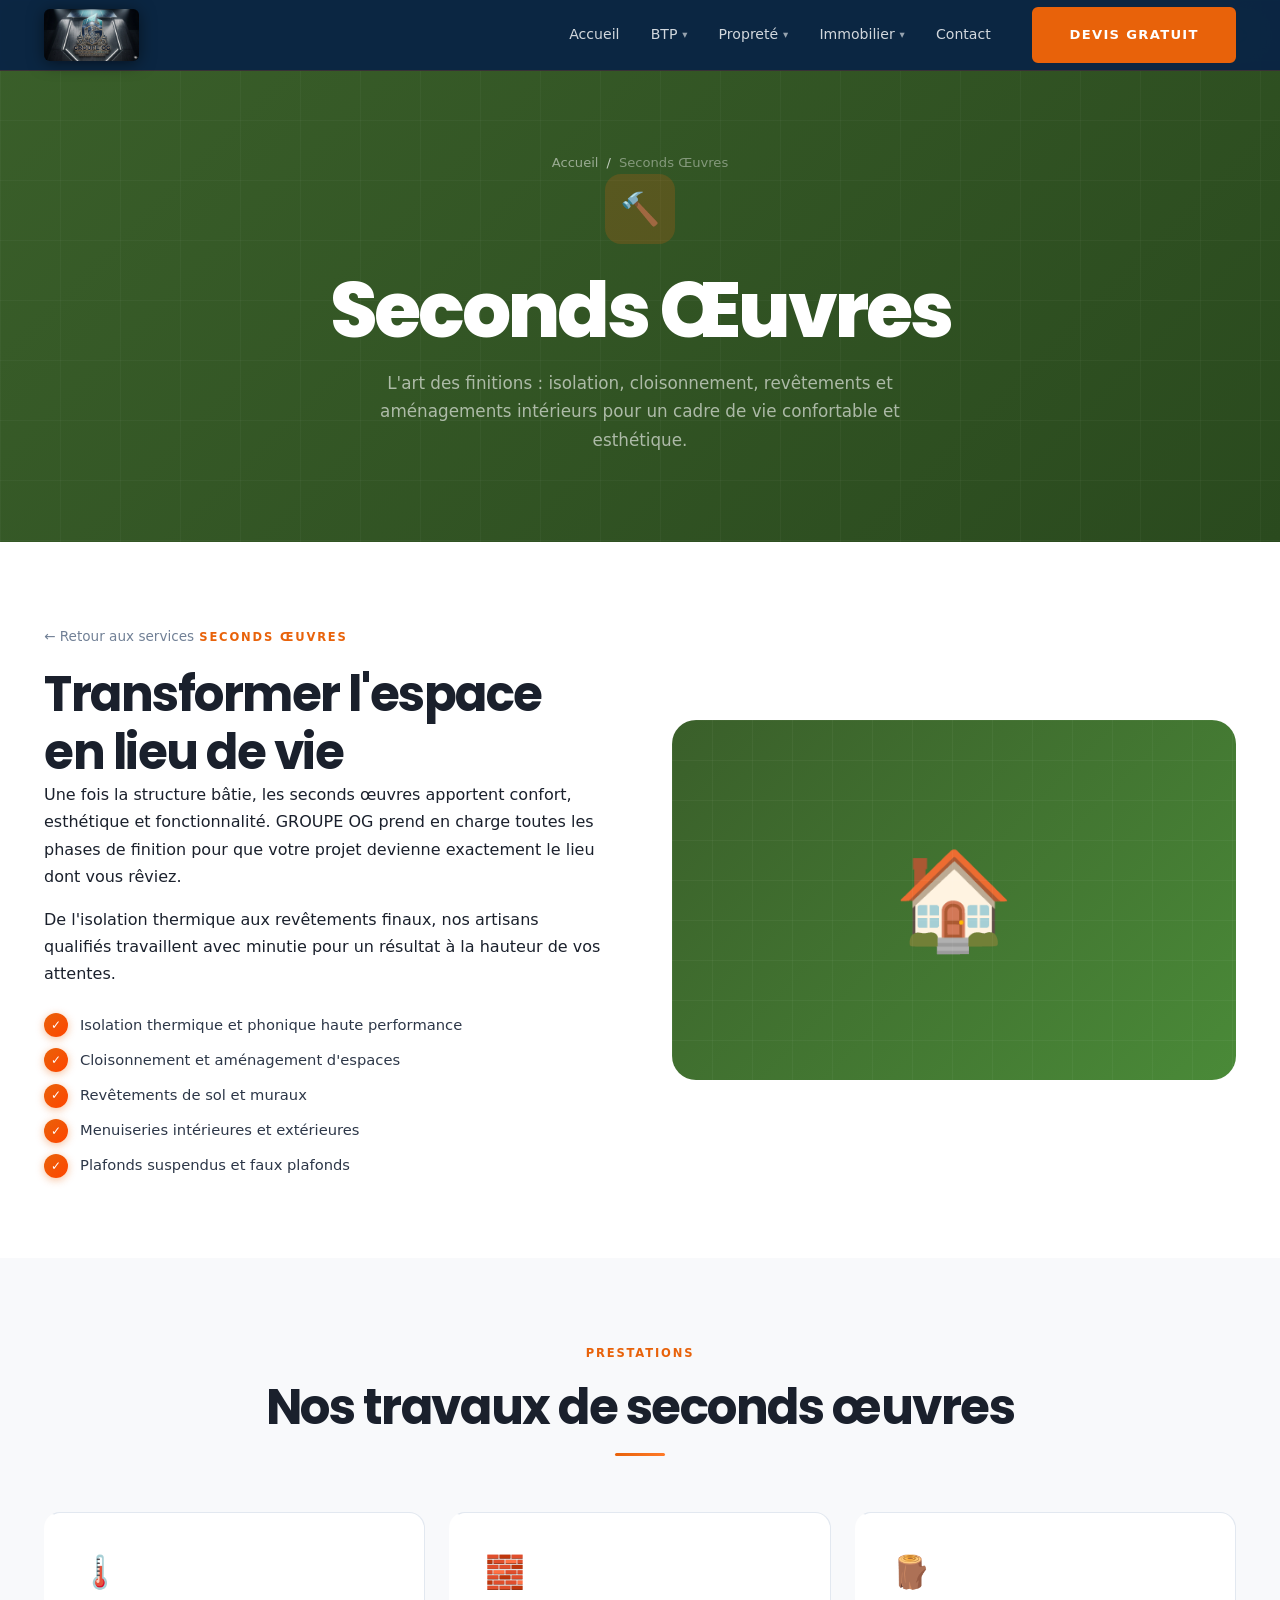
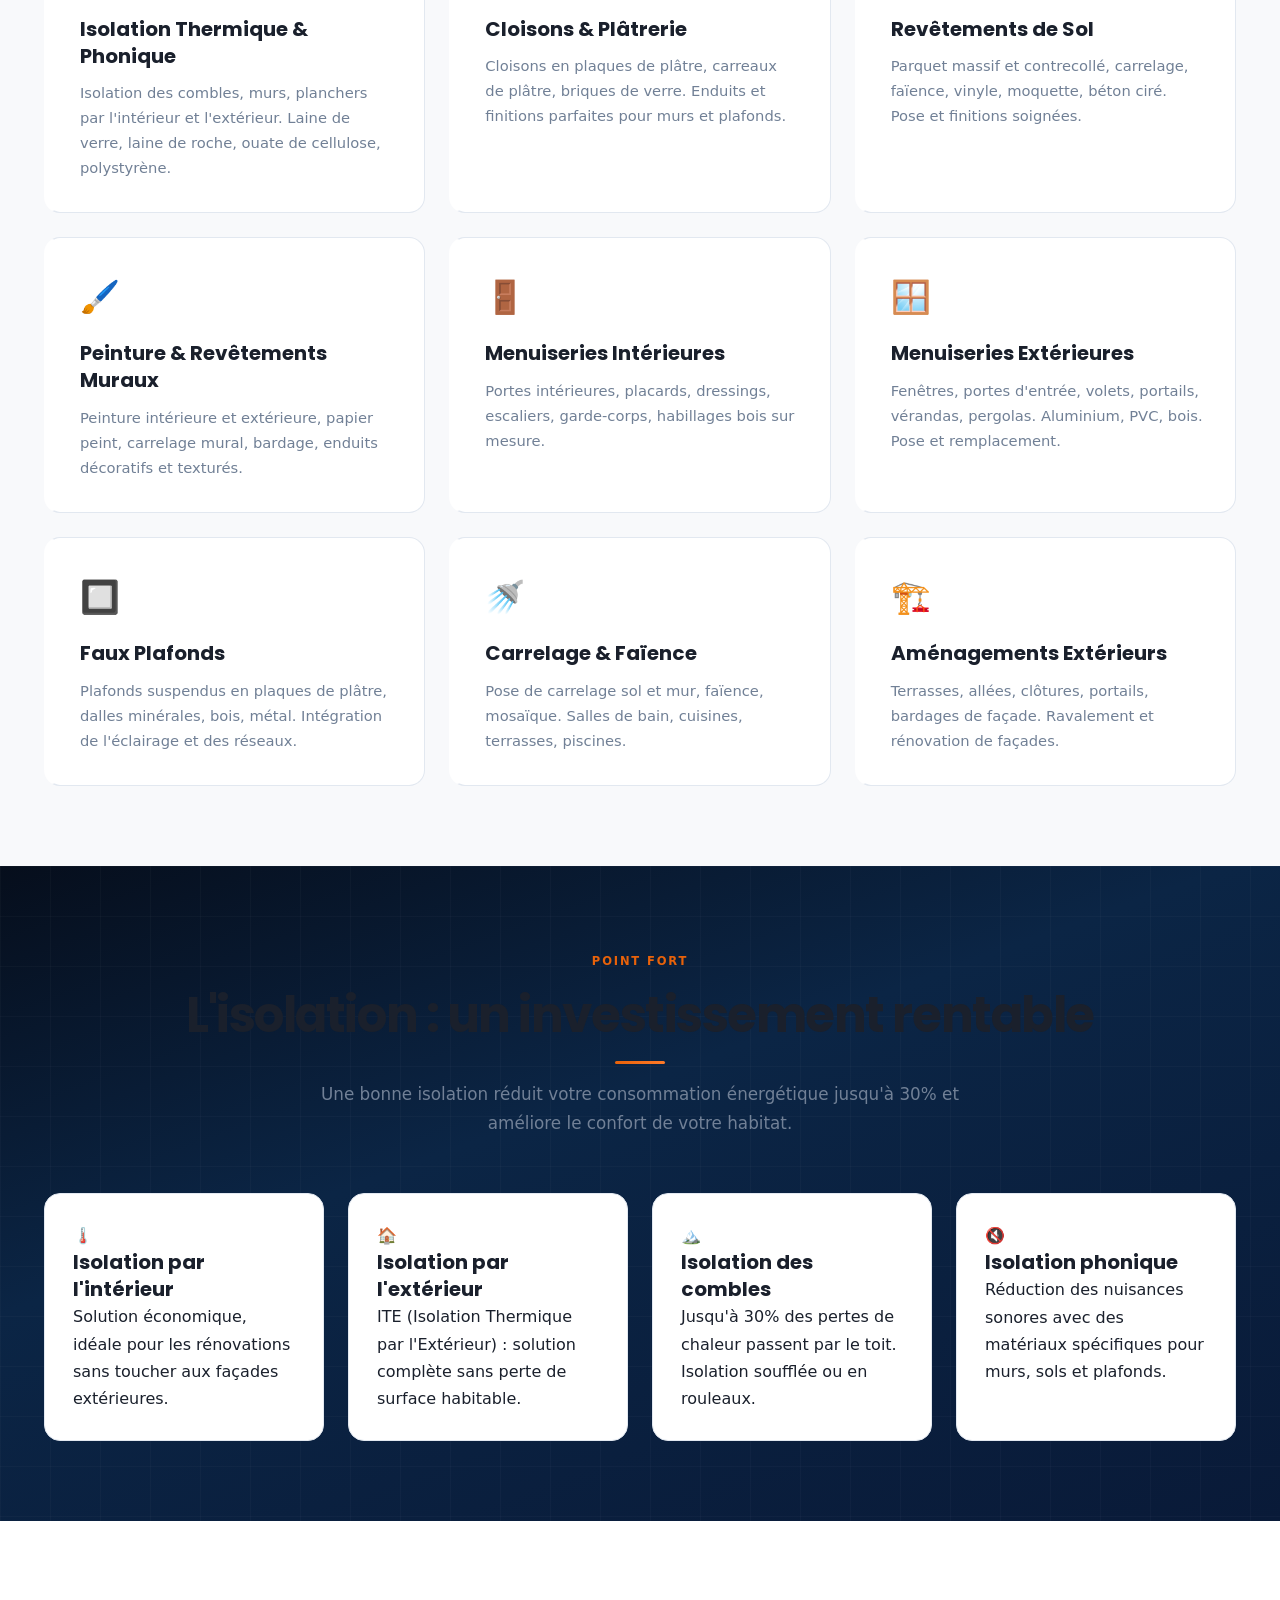
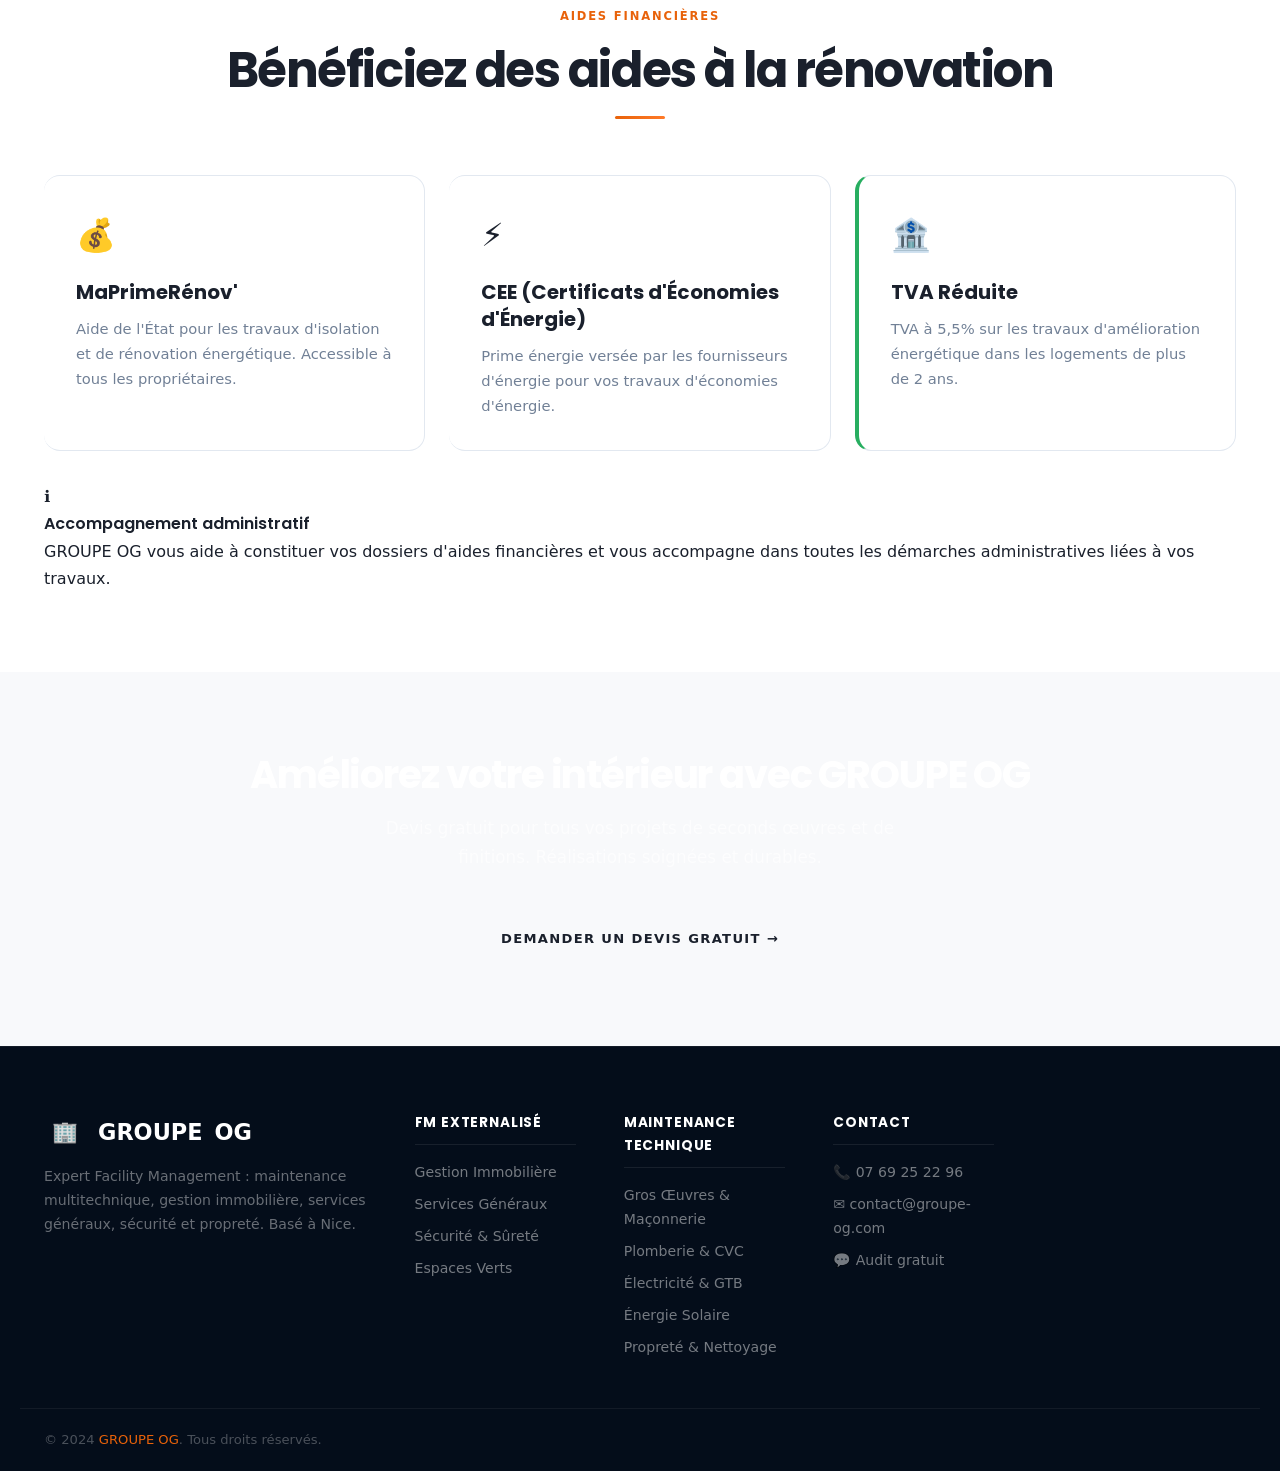
<file: seconds-oeuvres.html>
<!DOCTYPE html>
<html lang="fr">
<head>
  <meta charset="UTF-8">
  <meta name="viewport" content="width=device-width, initial-scale=1.0">
  <title>Seconds Œuvres – Finitions & Aménagement – GROUPE OG</title>
  <meta name="description" content="Seconds œuvres : isolation, cloisons, revêtements de sol et mur, menuiseries, plafonds. Finitions soignées pour intérieur et extérieur.">
  <link rel="stylesheet" href="style.css">
</head>
<body>
<script src="nav.js"></script>

<section class="page-hero" style="background:linear-gradient(135deg,#3a5f2a,#2a4a1e);">
  <div class="page-hero-content">
    <div class="breadcrumb"><a href="index.html">Accueil</a><span>/</span>Seconds Œuvres</div>
    <div class="page-hero-icon">🔨</div>
    <h1>Seconds Œuvres</h1>
    <p>L'art des finitions : isolation, cloisonnement, revêtements et aménagements intérieurs pour un cadre de vie confortable et esthétique.</p>
  </div>
</section>

<!-- INTRO -->
<section class="section">
  <div class="container">
    <div class="two-col">
      <div>
        <a href="index.html" class="back-link">← Retour aux services</a>
        <div class="section-tag">Seconds Œuvres</div>
        <h2>Transformer l'espace en lieu de vie</h2>
        <p>Une fois la structure bâtie, les seconds œuvres apportent confort, esthétique et fonctionnalité. GROUPE OG prend en charge toutes les phases de finition pour que votre projet devienne exactement le lieu dont vous rêviez.</p>
        <p>De l'isolation thermique aux revêtements finaux, nos artisans qualifiés travaillent avec minutie pour un résultat à la hauteur de vos attentes.</p>
        <div class="check-list">
          <div class="check-item"><span>Isolation thermique et phonique haute performance</span></div>
          <div class="check-item"><span>Cloisonnement et aménagement d'espaces</span></div>
          <div class="check-item"><span>Revêtements de sol et muraux</span></div>
          <div class="check-item"><span>Menuiseries intérieures et extérieures</span></div>
          <div class="check-item"><span>Plafonds suspendus et faux plafonds</span></div>
        </div>
      </div>
      <div class="content-visual" style="background:linear-gradient(135deg,#3a5f2a,#4a8a38);">🏠</div>
    </div>
  </div>
</section>

<!-- SERVICES -->
<section class="section section-light">
  <div class="container">
    <div class="section-header">
      <div class="section-tag">Prestations</div>
      <h2>Nos travaux de seconds œuvres</h2>
    </div>
    <div class="cards-grid cards-grid-3">
      <div class="feature-card">
        <div class="feature-icon">🌡️</div>
        <h3>Isolation Thermique & Phonique</h3>
        <p>Isolation des combles, murs, planchers par l'intérieur et l'extérieur. Laine de verre, laine de roche, ouate de cellulose, polystyrène.</p>
      </div>
      <div class="feature-card">
        <div class="feature-icon">🧱</div>
        <h3>Cloisons & Plâtrerie</h3>
        <p>Cloisons en plaques de plâtre, carreaux de plâtre, briques de verre. Enduits et finitions parfaites pour murs et plafonds.</p>
      </div>
      <div class="feature-card">
        <div class="feature-icon">🪵</div>
        <h3>Revêtements de Sol</h3>
        <p>Parquet massif et contrecollé, carrelage, faïence, vinyle, moquette, béton ciré. Pose et finitions soignées.</p>
      </div>
      <div class="feature-card">
        <div class="feature-icon">🖌️</div>
        <h3>Peinture & Revêtements Muraux</h3>
        <p>Peinture intérieure et extérieure, papier peint, carrelage mural, bardage, enduits décoratifs et texturés.</p>
      </div>
      <div class="feature-card">
        <div class="feature-icon">🚪</div>
        <h3>Menuiseries Intérieures</h3>
        <p>Portes intérieures, placards, dressings, escaliers, garde-corps, habillages bois sur mesure.</p>
      </div>
      <div class="feature-card">
        <div class="feature-icon">🪟</div>
        <h3>Menuiseries Extérieures</h3>
        <p>Fenêtres, portes d'entrée, volets, portails, vérandas, pergolas. Aluminium, PVC, bois. Pose et remplacement.</p>
      </div>
      <div class="feature-card">
        <div class="feature-icon">🔲</div>
        <h3>Faux Plafonds</h3>
        <p>Plafonds suspendus en plaques de plâtre, dalles minérales, bois, métal. Intégration de l'éclairage et des réseaux.</p>
      </div>
      <div class="feature-card">
        <div class="feature-icon">🚿</div>
        <h3>Carrelage & Faïence</h3>
        <p>Pose de carrelage sol et mur, faïence, mosaïque. Salles de bain, cuisines, terrasses, piscines.</p>
      </div>
      <div class="feature-card">
        <div class="feature-icon">🏗️</div>
        <h3>Aménagements Extérieurs</h3>
        <p>Terrasses, allées, clôtures, portails, bardages de façade. Ravalement et rénovation de façades.</p>
      </div>
    </div>
  </div>
</section>

<!-- ISOLATION FOCUS -->
<section class="section section-dark">
  <div class="container">
    <div class="section-header">
      <div class="section-tag">Point fort</div>
      <h2>L'isolation : un investissement rentable</h2>
      <p>Une bonne isolation réduit votre consommation énergétique jusqu'à 30% et améliore le confort de votre habitat.</p>
    </div>
    <div class="cards-grid cards-grid-4">
      <div class="info-card">
        <div class="info-icon">🌡️</div>
        <h3>Isolation par l'intérieur</h3>
        <p>Solution économique, idéale pour les rénovations sans toucher aux façades extérieures.</p>
      </div>
      <div class="info-card">
        <div class="info-icon">🏠</div>
        <h3>Isolation par l'extérieur</h3>
        <p>ITE (Isolation Thermique par l'Extérieur) : solution complète sans perte de surface habitable.</p>
      </div>
      <div class="info-card">
        <div class="info-icon">🏔️</div>
        <h3>Isolation des combles</h3>
        <p>Jusqu'à 30% des pertes de chaleur passent par le toit. Isolation soufflée ou en rouleaux.</p>
      </div>
      <div class="info-card">
        <div class="info-icon">🔇</div>
        <h3>Isolation phonique</h3>
        <p>Réduction des nuisances sonores avec des matériaux spécifiques pour murs, sols et plafonds.</p>
      </div>
    </div>
  </div>
</section>

<!-- AIDES -->
<section class="section">
  <div class="container">
    <div class="section-header">
      <div class="section-tag">Aides financières</div>
      <h2>Bénéficiez des aides à la rénovation</h2>
    </div>
    <div class="cards-grid cards-grid-3">
      <div class="feature-card" style="border-left:4px solid var(--accent);">
        <div class="feature-icon">💰</div>
        <h3>MaPrimeRénov'</h3>
        <p>Aide de l'État pour les travaux d'isolation et de rénovation énergétique. Accessible à tous les propriétaires.</p>
      </div>
      <div class="feature-card" style="border-left:4px solid var(--primary);">
        <div class="feature-icon">⚡</div>
        <h3>CEE (Certificats d'Économies d'Énergie)</h3>
        <p>Prime énergie versée par les fournisseurs d'énergie pour vos travaux d'économies d'énergie.</p>
      </div>
      <div class="feature-card" style="border-left:4px solid #27ae60;">
        <div class="feature-icon">🏦</div>
        <h3>TVA Réduite</h3>
        <p>TVA à 5,5% sur les travaux d'amélioration énergétique dans les logements de plus de 2 ans.</p>
      </div>
    </div>
    <div class="notice" style="margin-top:2rem;">
      <div class="notice-icon">ℹ️</div>
      <div class="notice-text">
        <h4>Accompagnement administratif</h4>
        <p>GROUPE OG vous aide à constituer vos dossiers d'aides financières et vous accompagne dans toutes les démarches administratives liées à vos travaux.</p>
      </div>
    </div>
  </div>
</section>

<!-- CTA -->
<section class="section section-light">
  <div class="container">
    <div class="cta-banner">
      <h2>Améliorez votre intérieur avec GROUPE OG</h2>
      <p>Devis gratuit pour tous vos projets de seconds œuvres et de finitions. Réalisations soignées et durables.</p>
      <a href="contact.html" class="btn btn-outline">Demander un devis gratuit →</a>
    </div>
  </div>
</section>

<footer>
  <div class="footer-grid">
    <div class="footer-brand">
      <div style="display:flex;align-items:center;gap:.75rem;color:white;font-weight:800;font-size:1.4rem;margin-bottom:.5rem;">
        <div style="width:42px;height:42px;background:var(--accent);border-radius:10px;display:flex;align-items:center;justify-content:center;font-size:1.3rem;">🏢</div>
        GROUPE<span style="color:var(--accent)">OG</span>
      </div>
      <p>Expert Facility Management : maintenance multitechnique, gestion immobilière, services généraux, sécurité et propreté. Basé à Nice.</p>
    </div>
    <div class="footer-col">
      <h4>FM Externalisé</h4>
      <ul>
        <li><a href="immobilier.html">Gestion Immobilière</a></li>
        <li><a href="services-generaux.html">Services Généraux</a></li>
        <li><a href="securite-surete.html">Sécurité &amp; Sûreté</a></li>
        <li><a href="espaces-verts.html">Espaces Verts</a></li>
      </ul>
    </div>
    <div class="footer-col">
      <h4>Maintenance Technique</h4>
      <ul>
        <li><a href="gros-oeuvres.html">Gros Œuvres &amp; Maçonnerie</a></li>
        <li><a href="plomberie-chauffage.html">Plomberie &amp; CVC</a></li>
        <li><a href="electricite.html">Électricité &amp; GTB</a></li>
        <li><a href="photovoltaique.html">Énergie Solaire</a></li>
        <li><a href="nettoyage.html">Propreté &amp; Nettoyage</a></li>
      </ul>
    </div>
    <div class="footer-col">
      <h4>Contact</h4>
      <ul>
        <li><a href="tel:+33769252296">📞 07 69 25 22 96</a></li>
        <li><a href="mailto:contact@groupe-og.com">✉️ contact@groupe-og.com</a></li>
        <li><a href="contact.html">💬 Audit gratuit</a></li>
      </ul>
    </div>
  </div>
  <div class="footer-bottom"><p>© 2024 <span>GROUPE OG</span>. Tous droits réservés.</p></div>
</footer>
<button id="scroll-top">↑</button>
<script src="script.js"></script>
</body>
</html>
</file>
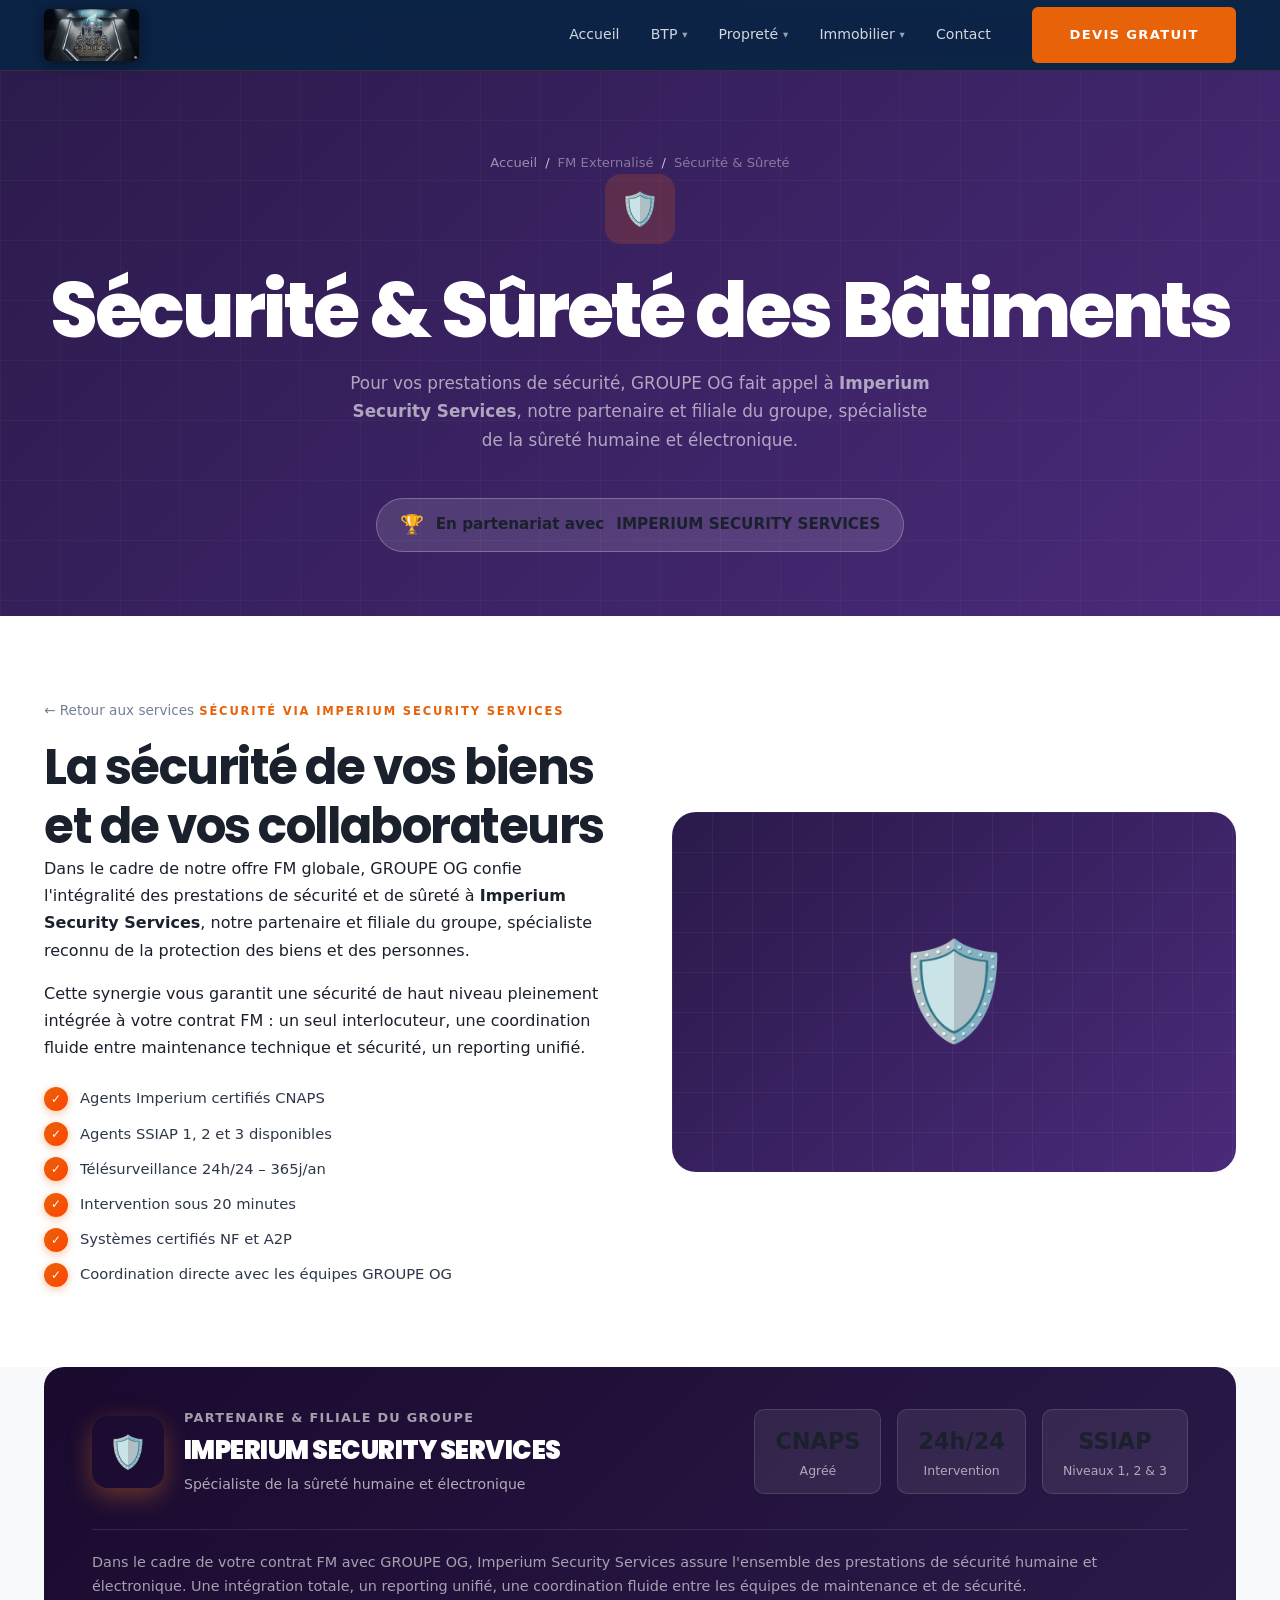
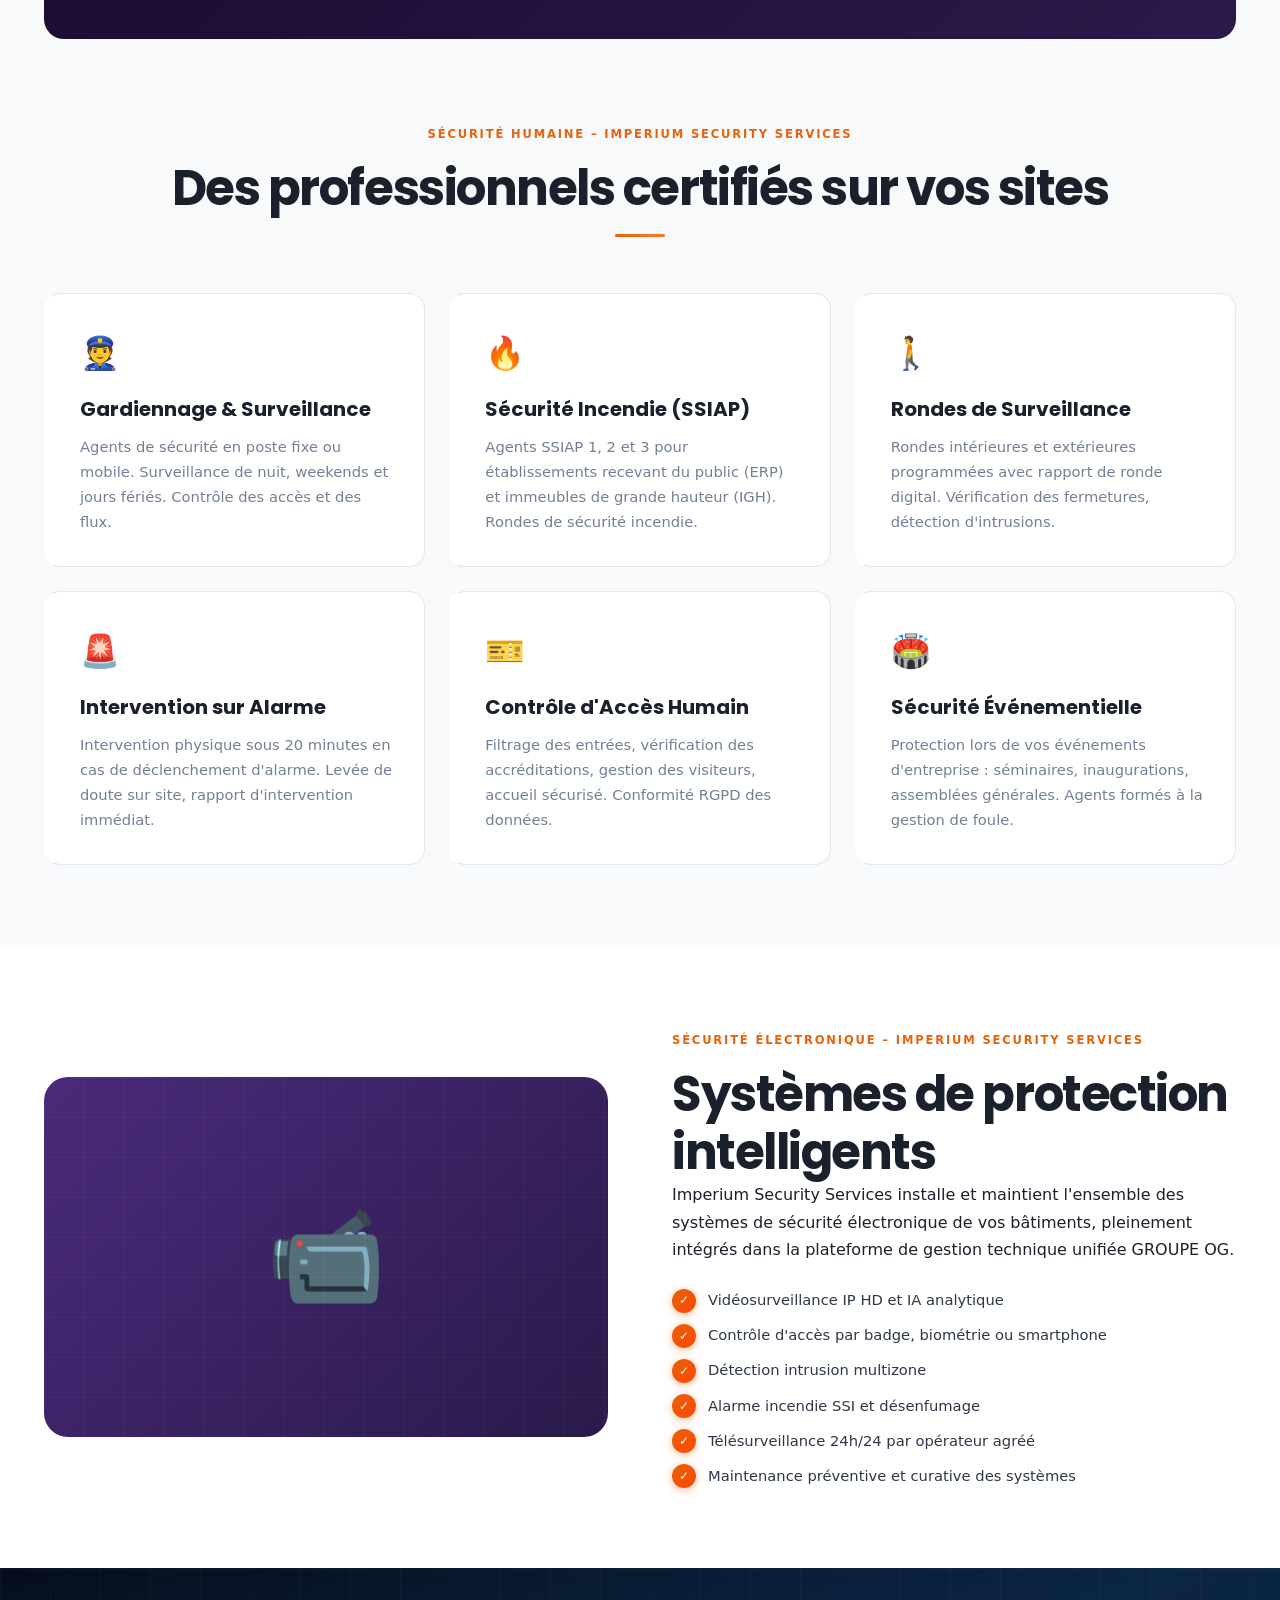
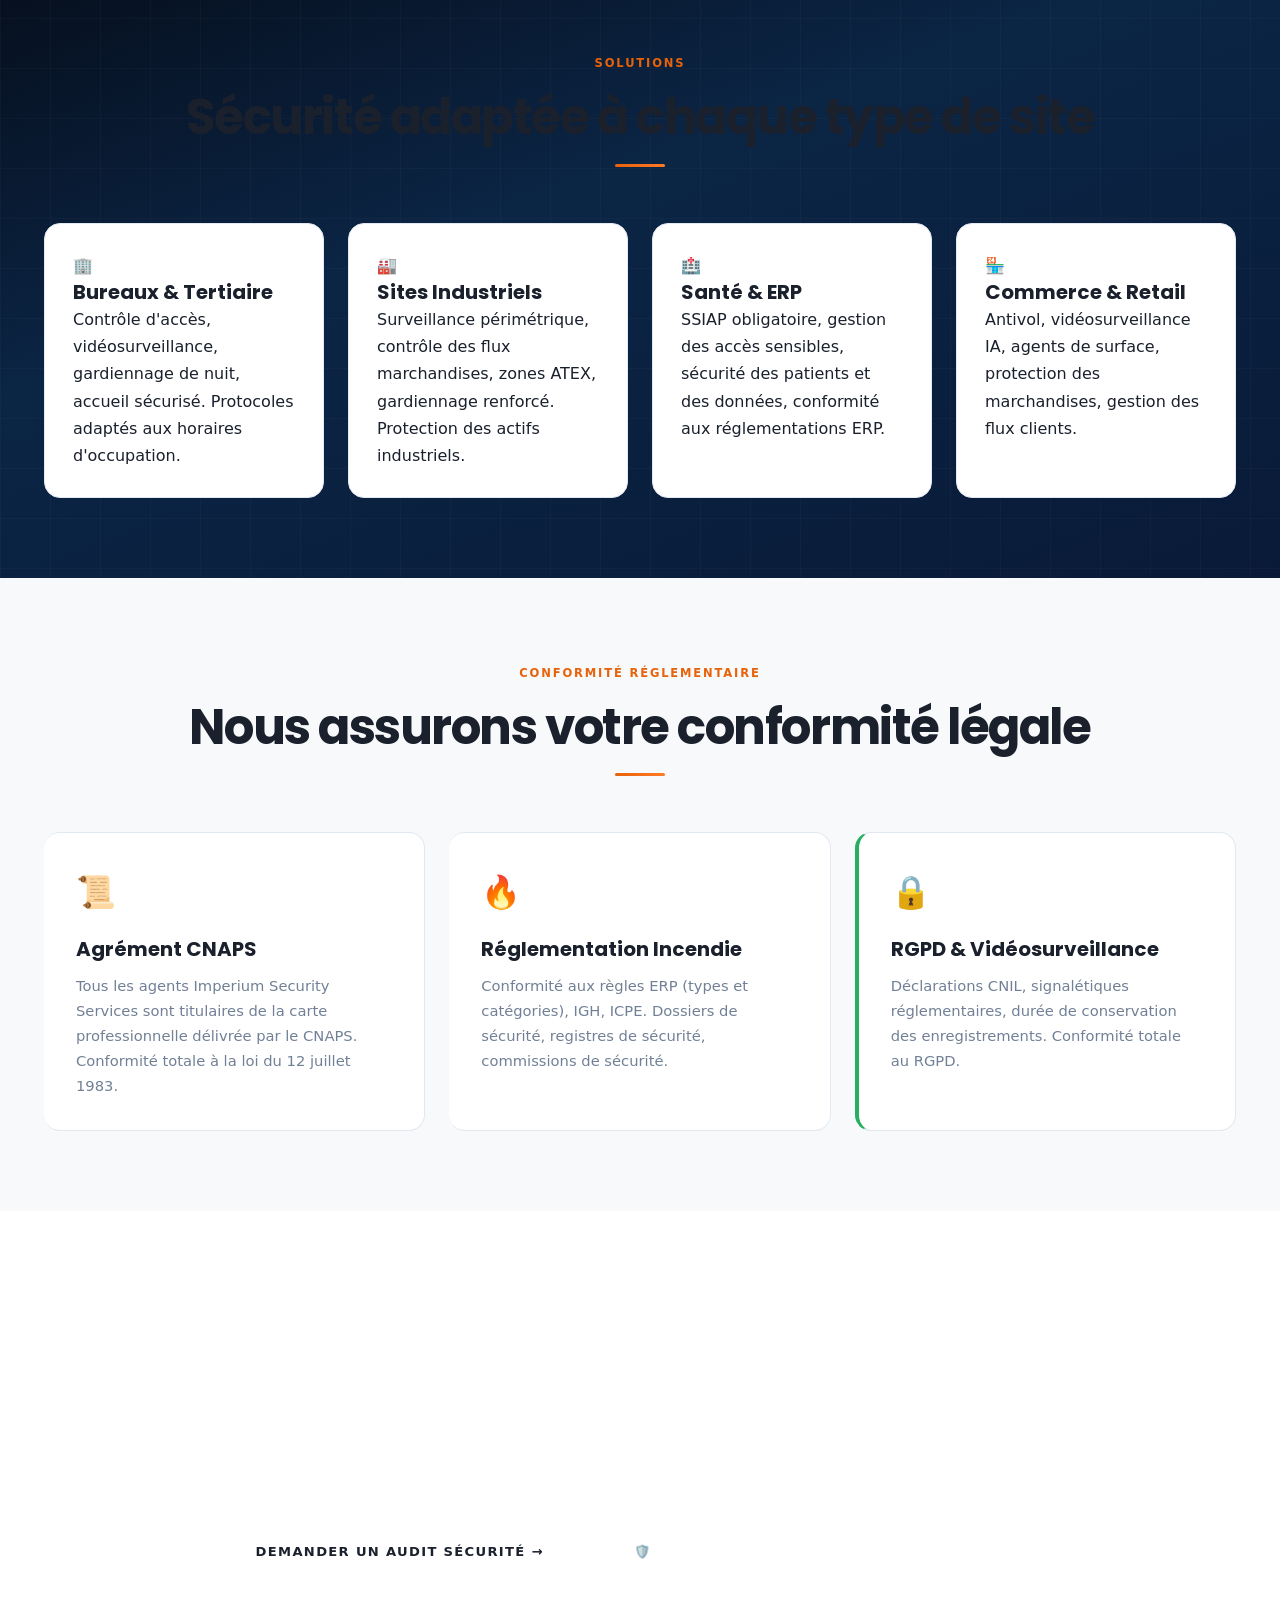
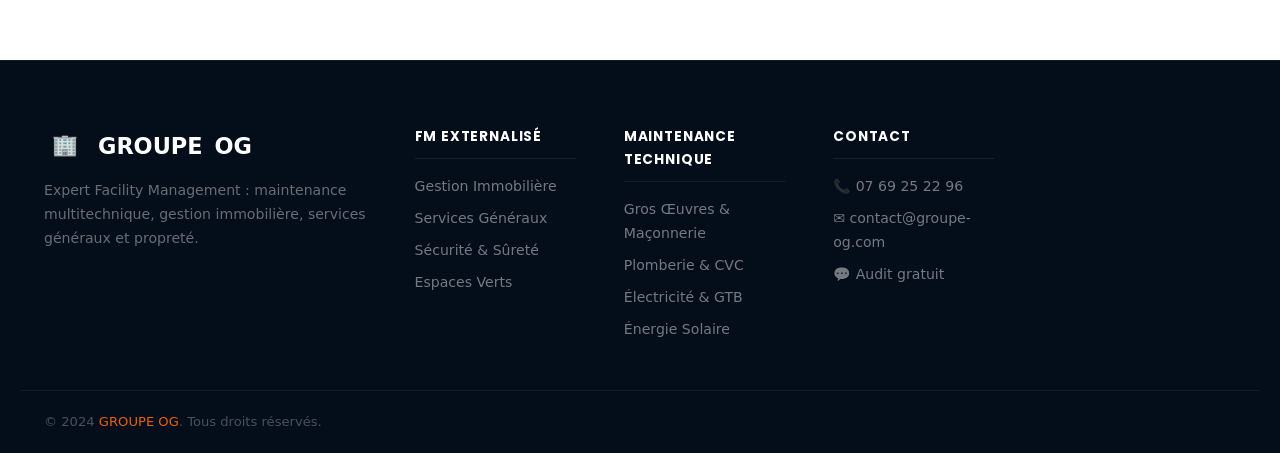
<file: securite-surete.html>
<!DOCTYPE html>
<html lang="fr">
<head>
  <meta charset="UTF-8">
  <meta name="viewport" content="width=device-width, initial-scale=1.0">
  <title>Sécurité & Sûreté des Bâtiments – GROUPE OG × Imperium Security Services</title>
  <meta name="description" content="Sécurité et sûreté des bâtiments assurées par Imperium Security Services, filiale du groupe. Gardiennage, SSIAP, vidéosurveillance, contrôle d'accès, télésurveillance 24h/24.">
  <link rel="stylesheet" href="style.css">
</head>
<body>
<script src="nav.js"></script>

<section class="page-hero" style="background:linear-gradient(135deg,#2a1a4a,#4a2a7a);">
  <div class="page-hero-content">
    <div class="breadcrumb"><a href="index.html">Accueil</a><span>/</span>FM Externalisé<span>/</span>Sécurité & Sûreté</div>
    <div class="page-hero-icon">🛡️</div>
    <h1>Sécurité & Sûreté des Bâtiments</h1>
    <p>Pour vos prestations de sécurité, GROUPE OG fait appel à <strong>Imperium Security Services</strong>, notre partenaire et filiale du groupe, spécialiste de la sûreté humaine et électronique.</p>
    <div style="display:inline-flex;align-items:center;gap:.75rem;background:rgba(255,255,255,.12);border:1px solid rgba(255,255,255,.25);border-radius:50px;padding:.6rem 1.4rem;margin-top:1.25rem;font-size:.95rem;font-weight:600;">
      <span style="font-size:1.2rem;">🏆</span> En partenariat avec <span style="color:var(--accent);font-weight:800;">IMPERIUM SECURITY SERVICES</span>
    </div>
  </div>
</section>

<!-- INTRO -->
<section class="section">
  <div class="container">
    <div class="two-col">
      <div>
        <a href="index.html" class="back-link">← Retour aux services</a>
        <div class="section-tag">Sécurité via Imperium Security Services</div>
        <h2>La sécurité de vos biens et de vos collaborateurs</h2>
        <p>Dans le cadre de notre offre FM globale, GROUPE OG confie l'intégralité des prestations de sécurité et de sûreté à <strong>Imperium Security Services</strong>, notre partenaire et filiale du groupe, spécialiste reconnu de la protection des biens et des personnes.</p>
        <p>Cette synergie vous garantit une sécurité de haut niveau pleinement intégrée à votre contrat FM : un seul interlocuteur, une coordination fluide entre maintenance technique et sécurité, un reporting unifié.</p>
        <div class="check-list">
          <div class="check-item"><span>Agents Imperium certifiés CNAPS</span></div>
          <div class="check-item"><span>Agents SSIAP 1, 2 et 3 disponibles</span></div>
          <div class="check-item"><span>Télésurveillance 24h/24 – 365j/an</span></div>
          <div class="check-item"><span>Intervention sous 20 minutes</span></div>
          <div class="check-item"><span>Systèmes certifiés NF et A2P</span></div>
          <div class="check-item"><span>Coordination directe avec les équipes GROUPE OG</span></div>
        </div>
      </div>
      <div class="content-visual" style="background:linear-gradient(135deg,#2a1a4a,#4a2a7a);">🛡️</div>
    </div>
  </div>
</section>

<!-- IMPERIUM BANNER -->
<section class="section section-light" style="padding-top:0;padding-bottom:0;">
  <div class="container">
    <div style="background:linear-gradient(135deg,#1a0a2e,#2a1a4a);border-radius:20px;padding:2.5rem 3rem;display:flex;flex-wrap:wrap;align-items:center;gap:2rem;margin-bottom:0;">
      <div style="display:flex;align-items:center;gap:1.25rem;flex:1;min-width:260px;">
        <div style="min-width:72px;height:72px;background:linear-gradient(135deg,var(--accent),var(--accent-dark));border-radius:16px;display:flex;align-items:center;justify-content:center;font-size:2rem;box-shadow:0 8px 24px rgba(240,130,30,.35);">🛡️</div>
        <div>
          <p style="color:rgba(255,255,255,.6);font-size:.8rem;font-weight:700;letter-spacing:.1em;text-transform:uppercase;margin:0 0 .25rem;">Partenaire & Filiale du Groupe</p>
          <h3 style="color:white;font-size:1.6rem;font-weight:900;margin:0;letter-spacing:-.02em;">IMPERIUM <span style="color:var(--accent);">SECURITY</span> SERVICES</h3>
          <p style="color:rgba(255,255,255,.65);font-size:.88rem;margin:.35rem 0 0;">Spécialiste de la sûreté humaine et électronique</p>
        </div>
      </div>
      <div style="display:flex;flex-wrap:wrap;gap:1rem;flex-shrink:0;">
        <div style="text-align:center;padding:.75rem 1.25rem;background:rgba(255,255,255,.08);border-radius:10px;border:1px solid rgba(255,255,255,.12);">
          <div style="color:var(--accent);font-size:1.4rem;font-weight:800;">CNAPS</div>
          <div style="color:rgba(255,255,255,.6);font-size:.78rem;">Agréé</div>
        </div>
        <div style="text-align:center;padding:.75rem 1.25rem;background:rgba(255,255,255,.08);border-radius:10px;border:1px solid rgba(255,255,255,.12);">
          <div style="color:var(--accent);font-size:1.4rem;font-weight:800;">24h/24</div>
          <div style="color:rgba(255,255,255,.6);font-size:.78rem;">Intervention</div>
        </div>
        <div style="text-align:center;padding:.75rem 1.25rem;background:rgba(255,255,255,.08);border-radius:10px;border:1px solid rgba(255,255,255,.12);">
          <div style="color:var(--accent);font-size:1.4rem;font-weight:800;">SSIAP</div>
          <div style="color:rgba(255,255,255,.6);font-size:.78rem;">Niveaux 1, 2 & 3</div>
        </div>
      </div>
      <p style="width:100%;color:rgba(255,255,255,.6);font-size:.9rem;margin:0;border-top:1px solid rgba(255,255,255,.1);padding-top:1.25rem;">
        Dans le cadre de votre contrat FM avec GROUPE OG, Imperium Security Services assure l'ensemble des prestations de sécurité humaine et électronique. Une intégration totale, un reporting unifié, une coordination fluide entre les équipes de maintenance et de sécurité.
      </p>
    </div>
  </div>
</section>

<!-- SÉCURITÉ HUMAINE -->
<section class="section section-light">
  <div class="container">
    <div class="section-header">
      <div class="section-tag">Sécurité Humaine – Imperium Security Services</div>
      <h2>Des professionnels certifiés sur vos sites</h2>
    </div>
    <div class="cards-grid cards-grid-3">
      <div class="feature-card">
        <div class="feature-icon">👮</div>
        <h3>Gardiennage & Surveillance</h3>
        <p>Agents de sécurité en poste fixe ou mobile. Surveillance de nuit, weekends et jours fériés. Contrôle des accès et des flux.</p>
      </div>
      <div class="feature-card">
        <div class="feature-icon">🔥</div>
        <h3>Sécurité Incendie (SSIAP)</h3>
        <p>Agents SSIAP 1, 2 et 3 pour établissements recevant du public (ERP) et immeubles de grande hauteur (IGH). Rondes de sécurité incendie.</p>
      </div>
      <div class="feature-card">
        <div class="feature-icon">🚶</div>
        <h3>Rondes de Surveillance</h3>
        <p>Rondes intérieures et extérieures programmées avec rapport de ronde digital. Vérification des fermetures, détection d'intrusions.</p>
      </div>
      <div class="feature-card">
        <div class="feature-icon">🚨</div>
        <h3>Intervention sur Alarme</h3>
        <p>Intervention physique sous 20 minutes en cas de déclenchement d'alarme. Levée de doute sur site, rapport d'intervention immédiat.</p>
      </div>
      <div class="feature-card">
        <div class="feature-icon">🎫</div>
        <h3>Contrôle d'Accès Humain</h3>
        <p>Filtrage des entrées, vérification des accréditations, gestion des visiteurs, accueil sécurisé. Conformité RGPD des données.</p>
      </div>
      <div class="feature-card">
        <div class="feature-icon">🏟️</div>
        <h3>Sécurité Événementielle</h3>
        <p>Protection lors de vos événements d'entreprise : séminaires, inaugurations, assemblées générales. Agents formés à la gestion de foule.</p>
      </div>
    </div>
  </div>
</section>

<!-- SÉCURITÉ ÉLECTRONIQUE -->
<section class="section">
  <div class="container">
    <div class="two-col">
      <div class="content-visual" style="background:linear-gradient(135deg,#4a2a7a,#2a1a4a);">📹</div>
      <div>
        <div class="section-tag">Sécurité Électronique – Imperium Security Services</div>
        <h2>Systèmes de protection intelligents</h2>
        <p>Imperium Security Services installe et maintient l'ensemble des systèmes de sécurité électronique de vos bâtiments, pleinement intégrés dans la plateforme de gestion technique unifiée GROUPE OG.</p>
        <div class="check-list">
          <div class="check-item"><span>Vidéosurveillance IP HD et IA analytique</span></div>
          <div class="check-item"><span>Contrôle d'accès par badge, biométrie ou smartphone</span></div>
          <div class="check-item"><span>Détection intrusion multizone</span></div>
          <div class="check-item"><span>Alarme incendie SSI et désenfumage</span></div>
          <div class="check-item"><span>Télésurveillance 24h/24 par opérateur agréé</span></div>
          <div class="check-item"><span>Maintenance préventive et curative des systèmes</span></div>
        </div>
      </div>
    </div>
  </div>
</section>

<!-- OFFRES -->
<section class="section section-dark">
  <div class="container">
    <div class="section-header">
      <div class="section-tag">Solutions</div>
      <h2>Sécurité adaptée à chaque type de site</h2>
    </div>
    <div class="cards-grid cards-grid-4">
      <div class="info-card">
        <div class="info-icon">🏢</div>
        <h3>Bureaux & Tertiaire</h3>
        <p>Contrôle d'accès, vidéosurveillance, gardiennage de nuit, accueil sécurisé. Protocoles adaptés aux horaires d'occupation.</p>
      </div>
      <div class="info-card">
        <div class="info-icon">🏭</div>
        <h3>Sites Industriels</h3>
        <p>Surveillance périmétrique, contrôle des flux marchandises, zones ATEX, gardiennage renforcé. Protection des actifs industriels.</p>
      </div>
      <div class="info-card">
        <div class="info-icon">🏥</div>
        <h3>Santé & ERP</h3>
        <p>SSIAP obligatoire, gestion des accès sensibles, sécurité des patients et des données, conformité aux réglementations ERP.</p>
      </div>
      <div class="info-card">
        <div class="info-icon">🏪</div>
        <h3>Commerce & Retail</h3>
        <p>Antivol, vidéosurveillance IA, agents de surface, protection des marchandises, gestion des flux clients.</p>
      </div>
    </div>
  </div>
</section>

<!-- CONFORMITÉ -->
<section class="section section-light">
  <div class="container">
    <div class="section-header">
      <div class="section-tag">Conformité réglementaire</div>
      <h2>Nous assurons votre conformité légale</h2>
    </div>
    <div class="cards-grid cards-grid-3">
      <div class="feature-card" style="border-left:4px solid var(--accent);">
        <div class="feature-icon">📜</div>
        <h3>Agrément CNAPS</h3>
        <p>Tous les agents Imperium Security Services sont titulaires de la carte professionnelle délivrée par le CNAPS. Conformité totale à la loi du 12 juillet 1983.</p>
      </div>
      <div class="feature-card" style="border-left:4px solid var(--primary);">
        <div class="feature-icon">🔥</div>
        <h3>Réglementation Incendie</h3>
        <p>Conformité aux règles ERP (types et catégories), IGH, ICPE. Dossiers de sécurité, registres de sécurité, commissions de sécurité.</p>
      </div>
      <div class="feature-card" style="border-left:4px solid #27ae60;">
        <div class="feature-icon">🔒</div>
        <h3>RGPD & Vidéosurveillance</h3>
        <p>Déclarations CNIL, signalétiques réglementaires, durée de conservation des enregistrements. Conformité totale au RGPD.</p>
      </div>
    </div>
  </div>
</section>

<!-- CTA -->
<section class="section">
  <div class="container">
    <div class="cta-banner">
      <h2>Sécurisez vos sites avec GROUPE OG & Imperium Security Services</h2>
      <p>Audit de sécurité gratuit réalisé par les experts Imperium Security Services. Évaluation des risques, plan de protection sur mesure, intégré à votre contrat FM.</p>
      <div style="display:flex;gap:1rem;justify-content:center;flex-wrap:wrap;">
        <a href="contact.html" class="btn btn-outline">Demander un audit sécurité →</a>
        <a href="contact.html" class="btn" style="background:rgba(255,255,255,.15);color:white;border:2px solid rgba(255,255,255,.4);">🛡️ Contacter Imperium Security Services</a>
      </div>
    </div>
  </div>
</section>

<footer>
  <div class="footer-grid">
    <div class="footer-brand">
      <div style="display:flex;align-items:center;gap:.75rem;color:white;font-weight:800;font-size:1.4rem;margin-bottom:.5rem;">
        <div style="width:42px;height:42px;background:var(--accent);border-radius:10px;display:flex;align-items:center;justify-content:center;font-size:1.3rem;">🏢</div>
        GROUPE<span style="color:var(--accent)">OG</span>
      </div>
      <p>Expert Facility Management : maintenance multitechnique, gestion immobilière, services généraux et propreté.</p>
    </div>
    <div class="footer-col">
      <h4>FM Externalisé</h4>
      <ul>
        <li><a href="immobilier.html">Gestion Immobilière</a></li>
        <li><a href="services-generaux.html">Services Généraux</a></li>
        <li><a href="securite-surete.html">Sécurité & Sûreté</a></li>
        <li><a href="espaces-verts.html">Espaces Verts</a></li>
      </ul>
    </div>
    <div class="footer-col">
      <h4>Maintenance Technique</h4>
      <ul>
        <li><a href="gros-oeuvres.html">Gros Œuvres & Maçonnerie</a></li>
        <li><a href="plomberie-chauffage.html">Plomberie & CVC</a></li>
        <li><a href="electricite.html">Électricité & GTB</a></li>
        <li><a href="photovoltaique.html">Énergie Solaire</a></li>
      </ul>
    </div>
    <div class="footer-col">
      <h4>Contact</h4>
      <ul>
        <li><a href="tel:+33769252296">📞 07 69 25 22 96</a></li>
        <li><a href="mailto:contact@groupe-og.com">✉️ contact@groupe-og.com</a></li>
        <li><a href="contact.html">💬 Audit gratuit</a></li>
      </ul>
    </div>
  </div>
  <div class="footer-bottom"><p>© 2024 <span>GROUPE OG</span>. Tous droits réservés.</p></div>
</footer>
<button id="scroll-top">↑</button>
<script src="script.js"></script>
</body>
</html>
</file>
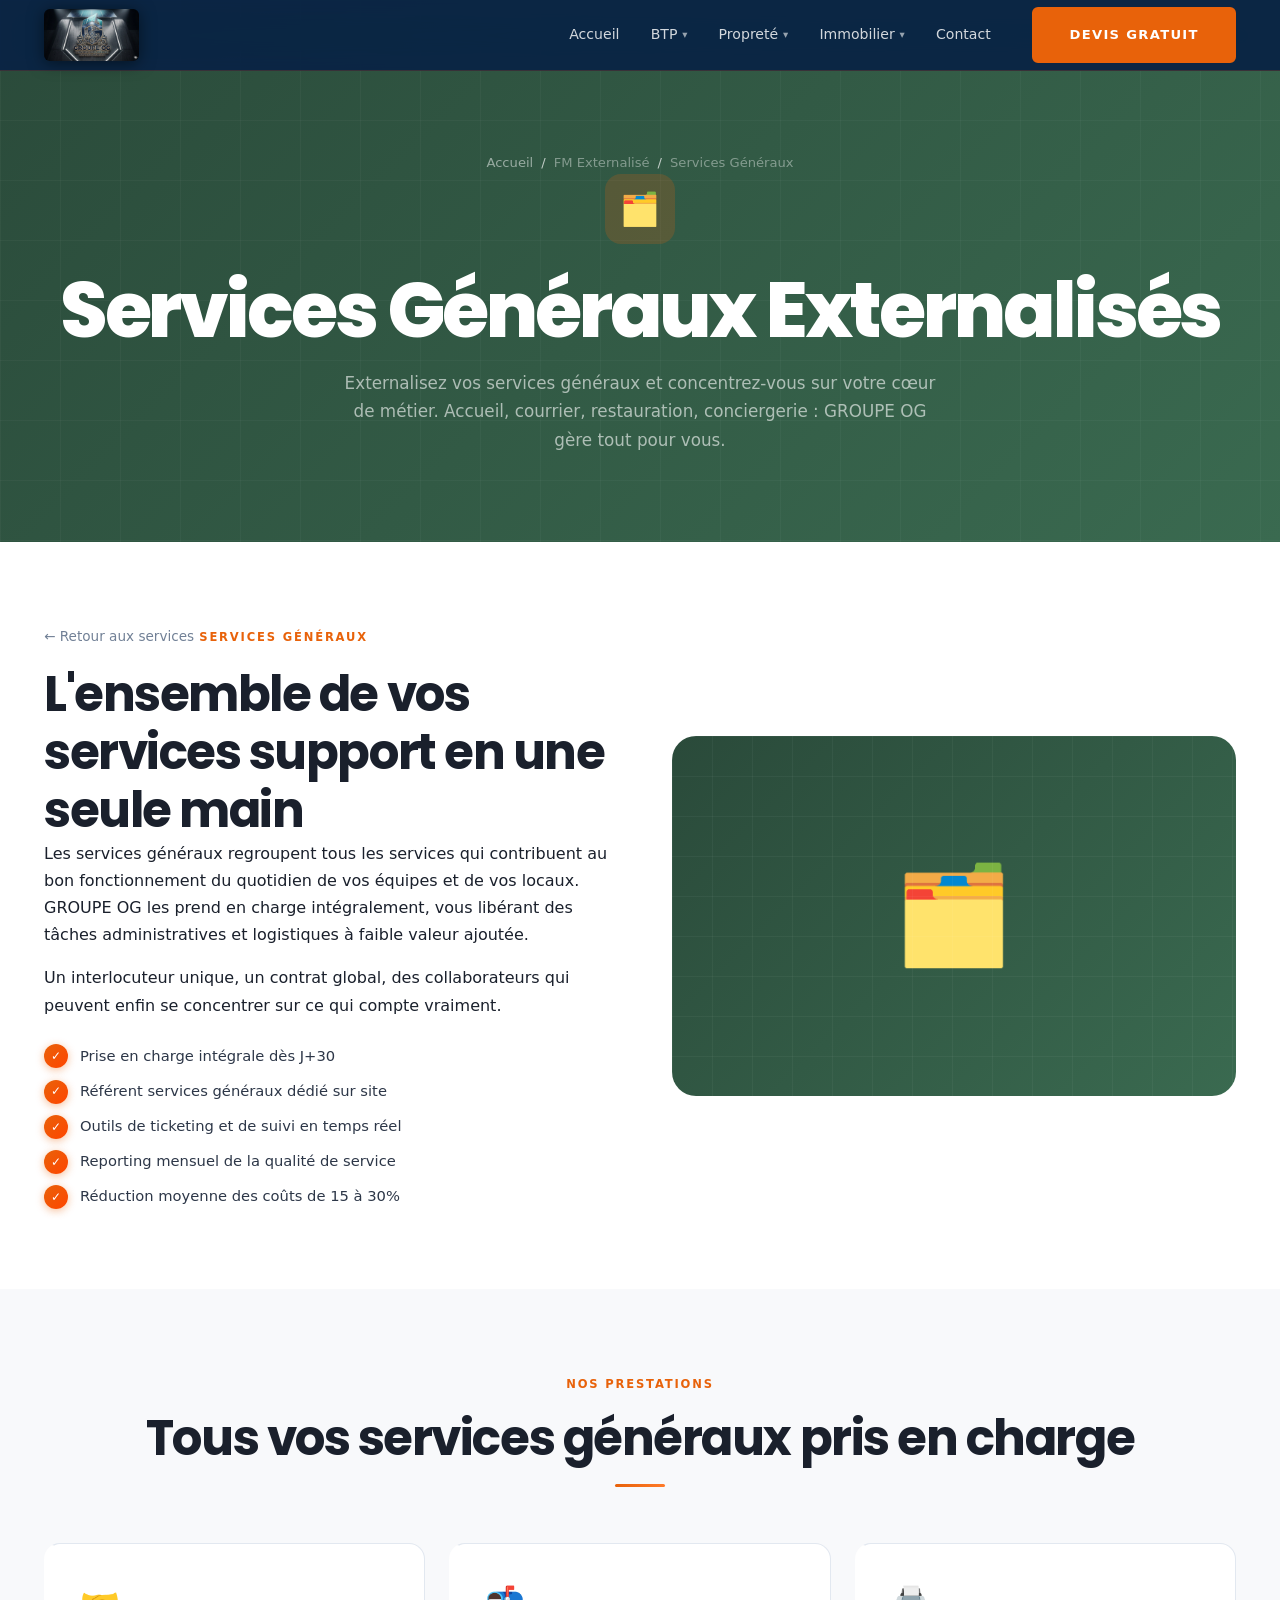
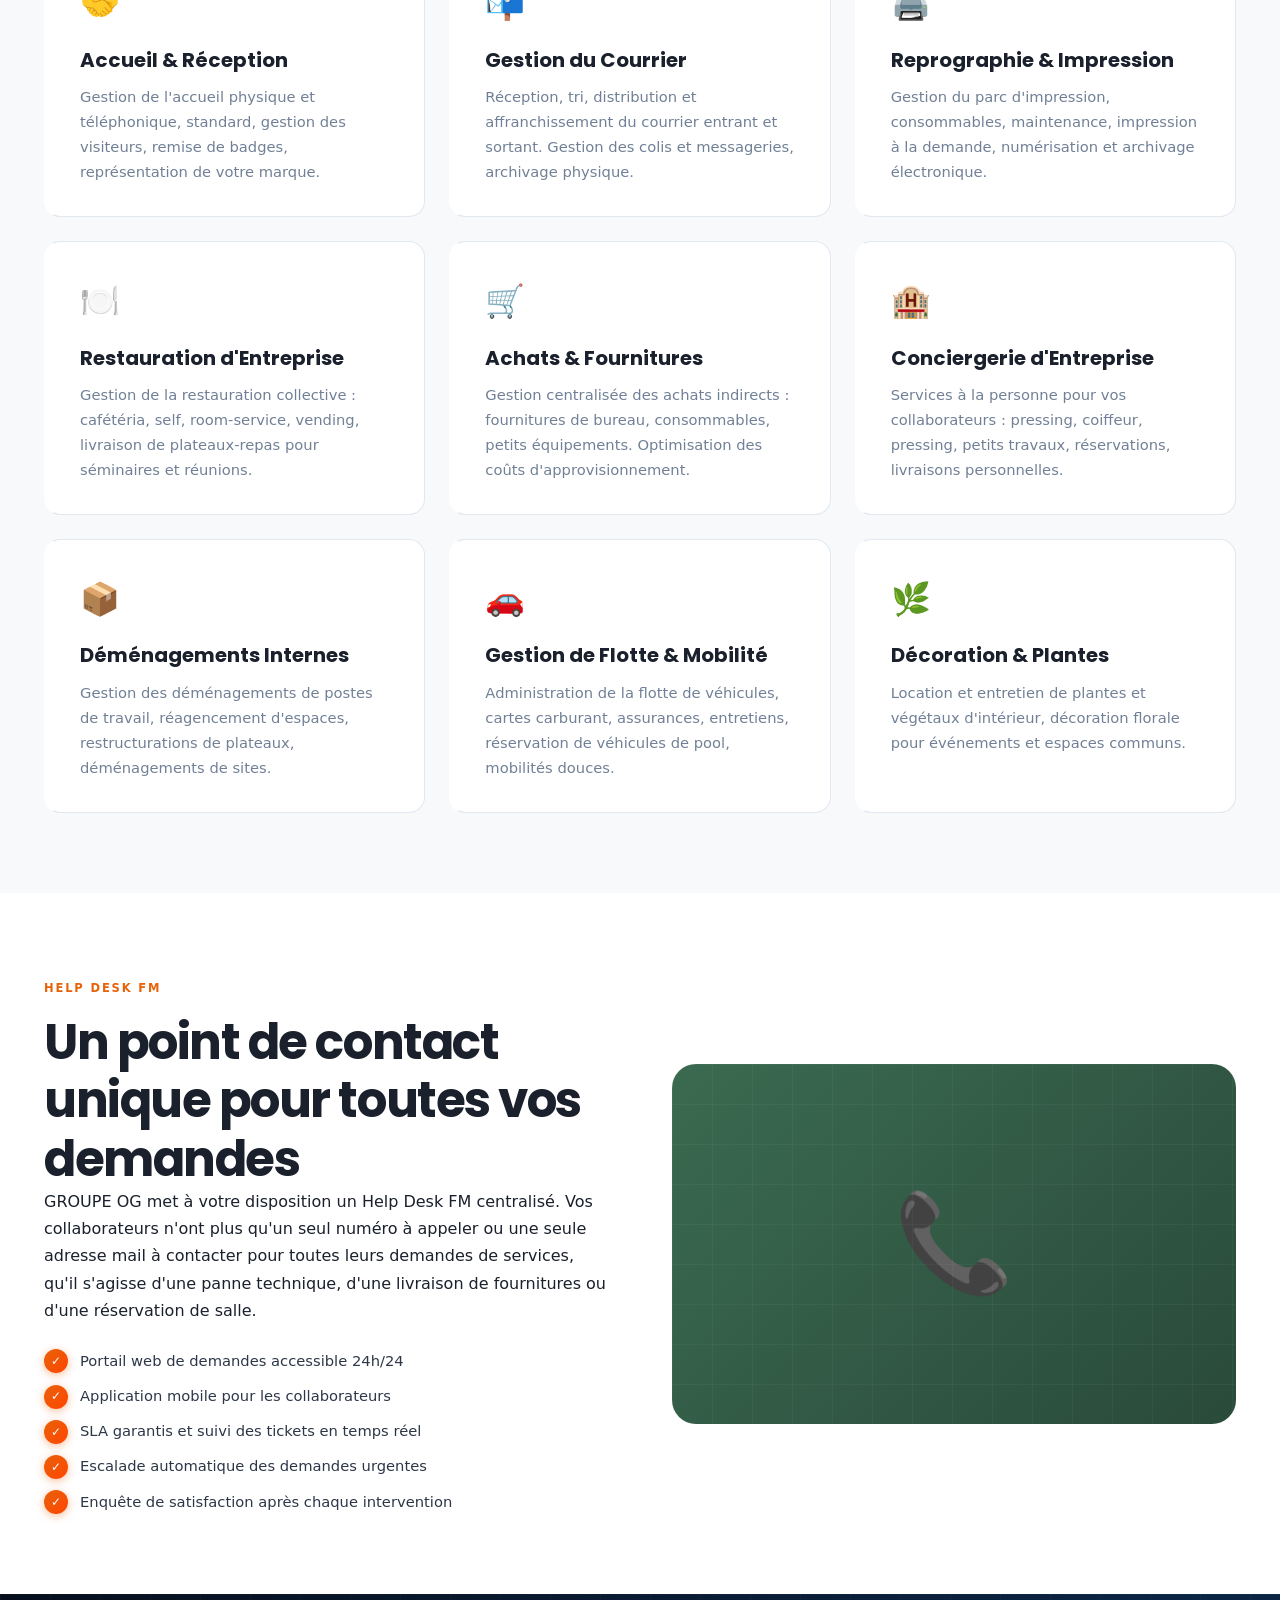
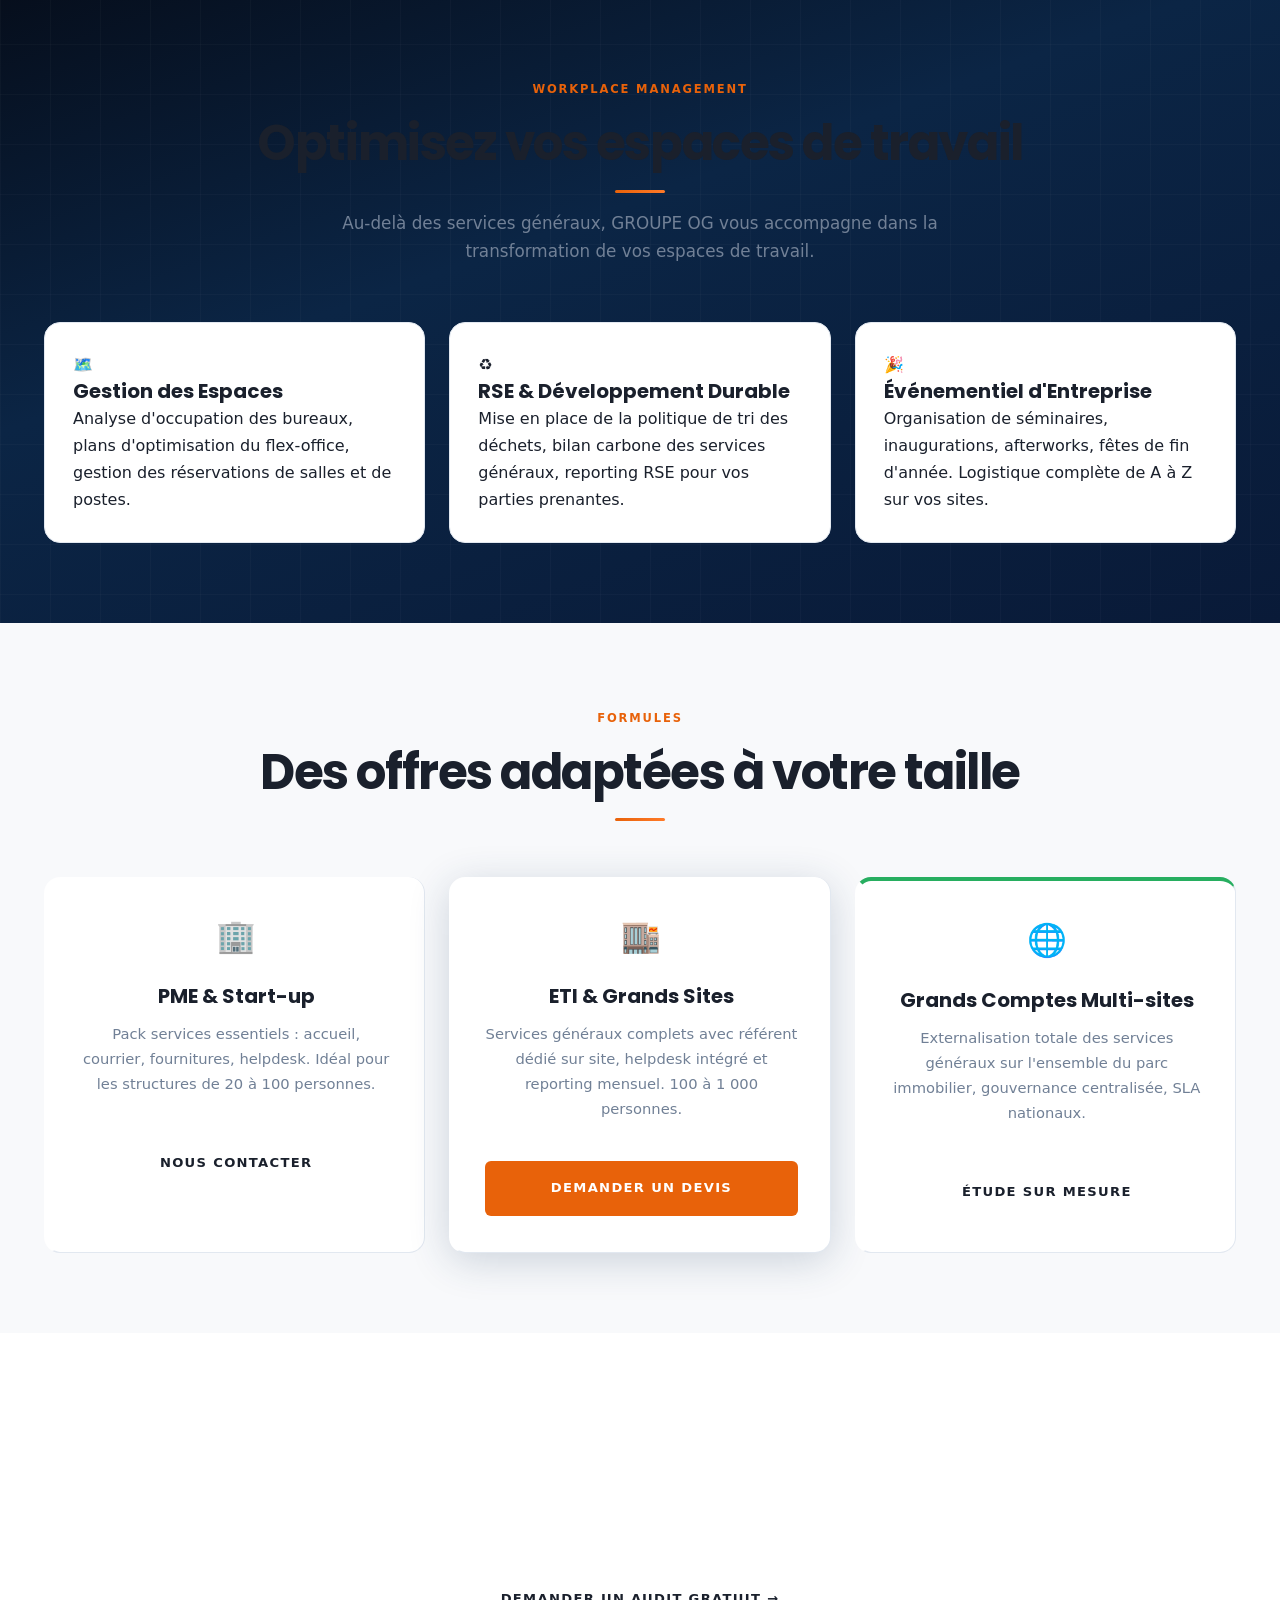
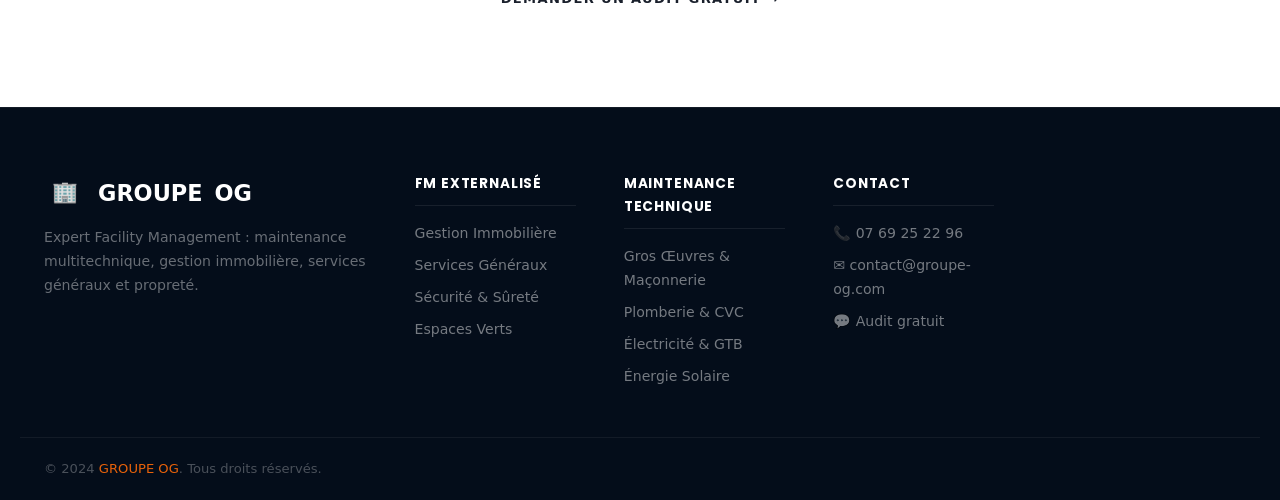
<file: services-generaux.html>
<!DOCTYPE html>
<html lang="fr">
<head>
  <meta charset="UTF-8">
  <meta name="viewport" content="width=device-width, initial-scale=1.0">
  <title>Services Généraux Externalisés – GROUPE OG</title>
  <meta name="description" content="Externalisation des services généraux : accueil, courrier, reprographie, restauration d'entreprise, gestion des fournitures, conciergerie, déménagement interne.">
  <link rel="stylesheet" href="style.css">
</head>
<body>
<script src="nav.js"></script>

<section class="page-hero" style="background:linear-gradient(135deg,#2a4a3a,#3a6a50);">
  <div class="page-hero-content">
    <div class="breadcrumb"><a href="index.html">Accueil</a><span>/</span>FM Externalisé<span>/</span>Services Généraux</div>
    <div class="page-hero-icon">🗂️</div>
    <h1>Services Généraux Externalisés</h1>
    <p>Externalisez vos services généraux et concentrez-vous sur votre cœur de métier. Accueil, courrier, restauration, conciergerie : GROUPE OG gère tout pour vous.</p>
  </div>
</section>

<!-- INTRO -->
<section class="section">
  <div class="container">
    <div class="two-col">
      <div>
        <a href="index.html" class="back-link">← Retour aux services</a>
        <div class="section-tag">Services Généraux</div>
        <h2>L'ensemble de vos services support en une seule main</h2>
        <p>Les services généraux regroupent tous les services qui contribuent au bon fonctionnement du quotidien de vos équipes et de vos locaux. GROUPE OG les prend en charge intégralement, vous libérant des tâches administratives et logistiques à faible valeur ajoutée.</p>
        <p>Un interlocuteur unique, un contrat global, des collaborateurs qui peuvent enfin se concentrer sur ce qui compte vraiment.</p>
        <div class="check-list">
          <div class="check-item"><span>Prise en charge intégrale dès J+30</span></div>
          <div class="check-item"><span>Référent services généraux dédié sur site</span></div>
          <div class="check-item"><span>Outils de ticketing et de suivi en temps réel</span></div>
          <div class="check-item"><span>Reporting mensuel de la qualité de service</span></div>
          <div class="check-item"><span>Réduction moyenne des coûts de 15 à 30%</span></div>
        </div>
      </div>
      <div class="content-visual" style="background:linear-gradient(135deg,#2a4a3a,#3a6a50);">🗂️</div>
    </div>
  </div>
</section>

<!-- SERVICES -->
<section class="section section-light">
  <div class="container">
    <div class="section-header">
      <div class="section-tag">Nos prestations</div>
      <h2>Tous vos services généraux pris en charge</h2>
    </div>
    <div class="cards-grid cards-grid-3">
      <div class="feature-card">
        <div class="feature-icon">🤝</div>
        <h3>Accueil & Réception</h3>
        <p>Gestion de l'accueil physique et téléphonique, standard, gestion des visiteurs, remise de badges, représentation de votre marque.</p>
      </div>
      <div class="feature-card">
        <div class="feature-icon">📬</div>
        <h3>Gestion du Courrier</h3>
        <p>Réception, tri, distribution et affranchissement du courrier entrant et sortant. Gestion des colis et messageries, archivage physique.</p>
      </div>
      <div class="feature-card">
        <div class="feature-icon">🖨️</div>
        <h3>Reprographie & Impression</h3>
        <p>Gestion du parc d'impression, consommables, maintenance, impression à la demande, numérisation et archivage électronique.</p>
      </div>
      <div class="feature-card">
        <div class="feature-icon">🍽️</div>
        <h3>Restauration d'Entreprise</h3>
        <p>Gestion de la restauration collective : cafétéria, self, room-service, vending, livraison de plateaux-repas pour séminaires et réunions.</p>
      </div>
      <div class="feature-card">
        <div class="feature-icon">🛒</div>
        <h3>Achats & Fournitures</h3>
        <p>Gestion centralisée des achats indirects : fournitures de bureau, consommables, petits équipements. Optimisation des coûts d'approvisionnement.</p>
      </div>
      <div class="feature-card">
        <div class="feature-icon">🏨</div>
        <h3>Conciergerie d'Entreprise</h3>
        <p>Services à la personne pour vos collaborateurs : pressing, coiffeur, pressing, petits travaux, réservations, livraisons personnelles.</p>
      </div>
      <div class="feature-card">
        <div class="feature-icon">📦</div>
        <h3>Déménagements Internes</h3>
        <p>Gestion des déménagements de postes de travail, réagencement d'espaces, restructurations de plateaux, déménagements de sites.</p>
      </div>
      <div class="feature-card">
        <div class="feature-icon">🚗</div>
        <h3>Gestion de Flotte & Mobilité</h3>
        <p>Administration de la flotte de véhicules, cartes carburant, assurances, entretiens, réservation de véhicules de pool, mobilités douces.</p>
      </div>
      <div class="feature-card">
        <div class="feature-icon">🌿</div>
        <h3>Décoration & Plantes</h3>
        <p>Location et entretien de plantes et végétaux d'intérieur, décoration florale pour événements et espaces communs.</p>
      </div>
    </div>
  </div>
</section>

<!-- HELPDESK -->
<section class="section">
  <div class="container">
    <div class="two-col reverse">
      <div class="content-visual" style="background:linear-gradient(135deg,#3a6a50,#2a4a3a);">📞</div>
      <div>
        <div class="section-tag">Help Desk FM</div>
        <h2>Un point de contact unique pour toutes vos demandes</h2>
        <p>GROUPE OG met à votre disposition un Help Desk FM centralisé. Vos collaborateurs n'ont plus qu'un seul numéro à appeler ou une seule adresse mail à contacter pour toutes leurs demandes de services, qu'il s'agisse d'une panne technique, d'une livraison de fournitures ou d'une réservation de salle.</p>
        <div class="check-list">
          <div class="check-item"><span>Portail web de demandes accessible 24h/24</span></div>
          <div class="check-item"><span>Application mobile pour les collaborateurs</span></div>
          <div class="check-item"><span>SLA garantis et suivi des tickets en temps réel</span></div>
          <div class="check-item"><span>Escalade automatique des demandes urgentes</span></div>
          <div class="check-item"><span>Enquête de satisfaction après chaque intervention</span></div>
        </div>
      </div>
    </div>
  </div>
</section>

<!-- WORKPLACE MANAGEMENT -->
<section class="section section-dark">
  <div class="container">
    <div class="section-header">
      <div class="section-tag">Workplace Management</div>
      <h2>Optimisez vos espaces de travail</h2>
      <p>Au-delà des services généraux, GROUPE OG vous accompagne dans la transformation de vos espaces de travail.</p>
    </div>
    <div class="cards-grid cards-grid-3">
      <div class="info-card">
        <div class="info-icon">🗺️</div>
        <h3>Gestion des Espaces</h3>
        <p>Analyse d'occupation des bureaux, plans d'optimisation du flex-office, gestion des réservations de salles et de postes.</p>
      </div>
      <div class="info-card">
        <div class="info-icon">♻️</div>
        <h3>RSE & Développement Durable</h3>
        <p>Mise en place de la politique de tri des déchets, bilan carbone des services généraux, reporting RSE pour vos parties prenantes.</p>
      </div>
      <div class="info-card">
        <div class="info-icon">🎉</div>
        <h3>Événementiel d'Entreprise</h3>
        <p>Organisation de séminaires, inaugurations, afterworks, fêtes de fin d'année. Logistique complète de A à Z sur vos sites.</p>
      </div>
    </div>
  </div>
</section>

<!-- FORMULES -->
<section class="section section-light">
  <div class="container">
    <div class="section-header">
      <div class="section-tag">Formules</div>
      <h2>Des offres adaptées à votre taille</h2>
    </div>
    <div class="cards-grid cards-grid-3">
      <div class="feature-card" style="border-top:4px solid var(--accent);text-align:center;">
        <div class="feature-icon" style="margin:0 auto 1.25rem;">🏢</div>
        <h3>PME & Start-up</h3>
        <p>Pack services essentiels : accueil, courrier, fournitures, helpdesk. Idéal pour les structures de 20 à 100 personnes.</p>
        <a href="contact.html" class="btn btn-dark" style="margin-top:1.5rem;width:100%;justify-content:center;">Nous contacter</a>
      </div>
      <div class="feature-card" style="border-top:4px solid var(--primary);text-align:center;box-shadow:0 8px 40px rgba(30,58,95,.2);">
        <div class="feature-icon" style="margin:0 auto 1.25rem;">🏬</div>
        <h3>ETI & Grands Sites</h3>
        <p>Services généraux complets avec référent dédié sur site, helpdesk intégré et reporting mensuel. 100 à 1 000 personnes.</p>
        <a href="contact.html" class="btn btn-primary" style="margin-top:1.5rem;width:100%;justify-content:center;">Demander un devis</a>
      </div>
      <div class="feature-card" style="border-top:4px solid #27ae60;text-align:center;">
        <div class="feature-icon" style="margin:0 auto 1.25rem;">🌐</div>
        <h3>Grands Comptes Multi-sites</h3>
        <p>Externalisation totale des services généraux sur l'ensemble du parc immobilier, gouvernance centralisée, SLA nationaux.</p>
        <a href="contact.html" class="btn btn-dark" style="margin-top:1.5rem;width:100%;justify-content:center;">Étude sur mesure</a>
      </div>
    </div>
  </div>
</section>

<!-- CTA -->
<section class="section">
  <div class="container">
    <div class="cta-banner">
      <h2>Libérez vos équipes des tâches support</h2>
      <p>Audit de vos services généraux gratuit. Nous identifions les gisements d'économies et les axes d'amélioration sous 48h.</p>
      <a href="contact.html" class="btn btn-outline">Demander un audit gratuit →</a>
    </div>
  </div>
</section>

<footer>
  <div class="footer-grid">
    <div class="footer-brand">
      <div style="display:flex;align-items:center;gap:.75rem;color:white;font-weight:800;font-size:1.4rem;margin-bottom:.5rem;">
        <div style="width:42px;height:42px;background:var(--accent);border-radius:10px;display:flex;align-items:center;justify-content:center;font-size:1.3rem;">🏢</div>
        GROUPE<span style="color:var(--accent)">OG</span>
      </div>
      <p>Expert Facility Management : maintenance multitechnique, gestion immobilière, services généraux et propreté.</p>
    </div>
    <div class="footer-col">
      <h4>FM Externalisé</h4>
      <ul>
        <li><a href="immobilier.html">Gestion Immobilière</a></li>
        <li><a href="services-generaux.html">Services Généraux</a></li>
        <li><a href="securite-surete.html">Sécurité & Sûreté</a></li>
        <li><a href="espaces-verts.html">Espaces Verts</a></li>
      </ul>
    </div>
    <div class="footer-col">
      <h4>Maintenance Technique</h4>
      <ul>
        <li><a href="gros-oeuvres.html">Gros Œuvres & Maçonnerie</a></li>
        <li><a href="plomberie-chauffage.html">Plomberie & CVC</a></li>
        <li><a href="electricite.html">Électricité & GTB</a></li>
        <li><a href="photovoltaique.html">Énergie Solaire</a></li>
      </ul>
    </div>
    <div class="footer-col">
      <h4>Contact</h4>
      <ul>
        <li><a href="tel:+33769252296">📞 07 69 25 22 96</a></li>
        <li><a href="mailto:contact@groupe-og.com">✉️ contact@groupe-og.com</a></li>
        <li><a href="contact.html">💬 Audit gratuit</a></li>
      </ul>
    </div>
  </div>
  <div class="footer-bottom"><p>© 2024 <span>GROUPE OG</span>. Tous droits réservés.</p></div>
</footer>
<button id="scroll-top">↑</button>
<script src="script.js"></script>
</body>
</html>
</file>
<file: style.css>
@import url('https://fonts.googleapis.com/css2?family=Poppins:wght@400;500;600;700;800;900&display=swap');

/* ============================================================
   GROUPE OG — Refonte 2025
   BTP · Propreté · Immobilier — Rayonnement National
   ============================================================ */

/* ---- RESET ---- */
*, *::before, *::after { box-sizing: border-box; margin: 0; padding: 0; }

/* ---- TOKENS ---- */
:root {
  /* Brand */
  --navy:        #0B2545;
  --navy-mid:    #153A6E;
  --navy-light:  #1E5090;
  --navy-deep:   #040D1A;
  --orange:      #E8620A;
  --orange-dark: #C04D06;
  --orange-light:#FF7A28;

  /* Poles */
  --btp:         #E8620A;
  --btp-bg:      #FFF4EE;
  --proprete:    #0096C7;
  --proprete-bg: #EEF8FC;
  --immo:        #1A7A4A;
  --immo-bg:     #EDF7F2;

  /* Neutrals */
  --white:       #ffffff;
  --off-white:   #F8F9FB;
  --light:       #EDF2F7;
  --border:      #E2E8F0;
  --text:        #1A202C;
  --text-mid:    #2D3748;
  --muted:       #718096;

  /* Radius */
  --radius-sm:   4px;
  --radius:      8px;
  --radius-lg:   16px;
  --radius-xl:   24px;

  /* Shadows */
  --shadow-xs:   0 1px 4px rgba(11,37,69,.06);
  --shadow-sm:   0 3px 12px rgba(11,37,69,.09);
  --shadow:      0 6px 28px rgba(11,37,69,.12);
  --shadow-lg:   0 16px 56px rgba(11,37,69,.18);
  --shadow-orange: 0 8px 32px rgba(232,98,10,.30);

  /* Transitions */
  --transition:  .26s cubic-bezier(.4,0,.2,1);

  /* Gold kept for compatibility */
  --gold:        #E8620A;
  --gold-light:  #FF7A28;
  --gold-dark:   #C04D06;
}

/* ---- BASE ---- */
html { scroll-behavior: smooth; font-size: 16px; }
body {
  font-family: 'Segoe UI', system-ui, -apple-system, 'Helvetica Neue', sans-serif;
  color: var(--text);
  background: var(--white);
  line-height: 1.7;
  -webkit-font-smoothing: antialiased;
}
a { text-decoration: none; color: inherit; }
ul { list-style: none; }
img { max-width: 100%; display: block; }

/* ---- TYPOGRAPHY ---- */
h1 {
  font-family: 'Poppins', 'Segoe UI', system-ui, sans-serif;
  font-size: clamp(2.8rem, 6vw, 4.8rem);
  font-weight: 800;
  line-height: 1.1;
  letter-spacing: -.04em;
}
h2 {
  font-family: 'Poppins', 'Segoe UI', system-ui, sans-serif;
  font-size: clamp(2rem, 3.8vw, 3.2rem);
  font-weight: 700;
  letter-spacing: -.03em;
  line-height: 1.2;
}
h3 {
  font-family: 'Poppins', 'Segoe UI', system-ui, sans-serif;
  font-size: 1.25rem;
  font-weight: 700;
  line-height: 1.35;
}
h4 {
  font-family: 'Poppins', 'Segoe UI', system-ui, sans-serif;
  font-size: 1rem;
  font-weight: 600;
}
p  { margin-bottom: 1rem; }
p:last-child { margin-bottom: 0; }

.eyebrow {
  display: inline-flex; align-items: center; gap: .4rem;
  background: rgba(232,98,10,.12); border: 1px solid rgba(232,98,10,.3);
  color: var(--orange); padding: .35rem 1rem; border-radius: 50px;
  font-size: .72rem; font-weight: 700; letter-spacing: .14em; text-transform: uppercase;
  margin-bottom: 1.1rem;
}

/* ---- LAYOUT ---- */
.container { max-width: 1240px; margin: 0 auto; padding: 0 1.5rem; }
.section { padding: 5rem 0; }
.section-light { padding: 5rem 0; background: var(--off-white); }
.section-dark {
  padding: 5rem 0;
  background: #060E1C;
  background: linear-gradient(160deg, #060E1C 0%, #0B2545 40%, #091A38 100%);
  position: relative;
}
.section-dark::before {
  content: '';
  position: absolute; inset: 0; pointer-events: none;
  background-image: linear-gradient(rgba(255,255,255,.025) 1px, transparent 1px),
    linear-gradient(90deg, rgba(255,255,255,.025) 1px, transparent 1px);
  background-size: 50px 50px;
}
.section-alt { padding: 5rem 0; background: var(--light); }

.section-corporate {
  padding: 5rem 0;
  background: #0B1F3A;
}

.section-header { text-align: center; margin-bottom: 3.5rem; }
.section-header h2 {
  margin-bottom: 1rem;
  position: relative;
  padding-bottom: 1.25rem;
}
.section-header h2::after {
  content: ''; position: absolute; bottom: 0; left: 50%; transform: translateX(-50%);
  width: 50px; height: 3px;
  background: linear-gradient(90deg, var(--orange), var(--orange-light));
  border-radius: 2px;
}
.section-header p { max-width: 640px; margin: 0 auto; color: var(--muted); font-size: 1.05rem; }

/* ---- GRIDS ---- */
.cards-grid { display: grid; gap: 1.5rem; }
.cards-grid-2 { grid-template-columns: repeat(2, 1fr); }
.cards-grid-3 { grid-template-columns: repeat(3, 1fr); }
.cards-grid-4 { grid-template-columns: repeat(4, 1fr); }
.cards-grid-3-tight { grid-template-columns: repeat(3, 1fr); gap: 1rem; }

/* ---- BUTTONS ---- */
.btn {
  display: inline-flex; align-items: center; gap: .5rem;
  padding: .9rem 2.2rem; border-radius: 6px;
  font-size: .82rem; font-weight: 700; letter-spacing: .1em; text-transform: uppercase;
  cursor: pointer; border: 2px solid transparent;
  transition: all var(--transition); white-space: nowrap;
}
.btn-orange {
  background: var(--orange); color: var(--white); border-color: var(--orange);
}
.btn-orange:hover {
  background: var(--orange-dark); border-color: var(--orange-dark);
  transform: translateY(-2px); box-shadow: 0 8px 30px rgba(232,98,10,.4);
}
.btn-navy {
  background: var(--navy); color: var(--white); border-color: var(--navy);
}
.btn-navy:hover {
  background: var(--navy-mid); transform: translateY(-2px); box-shadow: var(--shadow);
}
.btn-outline-white {
  background: transparent; color: var(--white); border-color: rgba(255,255,255,.5);
}
.btn-outline-white:hover {
  background: rgba(255,255,255,.1); border-color: var(--white); transform: translateY(-2px);
}
.btn-outline-orange {
  background: transparent; color: var(--orange); border-color: var(--orange);
}
.btn-outline-orange:hover {
  background: var(--orange); color: var(--white); transform: translateY(-2px);
}
/* Legacy aliases */
.btn-gold { background: var(--orange); color: var(--white); border-color: var(--orange); }
.btn-gold:hover { background: var(--orange-dark); border-color: var(--orange-dark); transform: translateY(-2px); box-shadow: var(--shadow-orange); }
.btn-primary { background: var(--orange); color: var(--white); }
.btn-primary:hover { background: var(--orange-dark); transform: translateY(-2px); }

/* ============================================================
   NAVIGATION
   ============================================================ */
#navbar {
  position: fixed; top: 0; left: 0; width: 100%; z-index: 1000;
  background: rgba(11,37,69,.97);
  backdrop-filter: blur(18px) saturate(1.8);
  border-bottom: 1px solid rgba(232,98,10,.2);
  transition: background var(--transition);
}
.nav-container {
  max-width: 1240px; margin: 0 auto; padding: 0 1.5rem;
  height: 70px; display: flex; align-items: center; gap: 1rem;
}
.nav-logo {
  display: flex; align-items: center; gap: .5rem;
  color: var(--white); font-weight: 800; font-size: 1.22rem;
  letter-spacing: -.02em; flex-shrink: 0; text-decoration: none;
}
.nav-logo-img {
  height: 52px; width: auto; object-fit: contain;
  border-radius: 6px;
  filter: drop-shadow(0 2px 8px rgba(0,0,0,.5));
  flex-shrink: 0;
}
/* fallback icon si pas d'image */
.logo-icon {
  width: 38px; height: 38px;
  background: linear-gradient(135deg, var(--orange), var(--orange-dark));
  border-radius: 9px;
  display: flex; align-items: center; justify-content: center;
  font-size: 1.1rem; flex-shrink: 0;
}
.nav-logo span { color: var(--orange); }

.nav-menu {
  display: flex; align-items: center; gap: .25rem;
  list-style: none; margin: 0; padding: 0; margin-left: auto;
}
.nav-item { position: relative; }
.nav-link {
  display: flex; align-items: center; gap: .3rem;
  color: rgba(255,255,255,.82); font-size: .88rem; font-weight: 500;
  padding: .5rem .85rem; border-radius: 6px;
  transition: color var(--transition), background var(--transition);
  cursor: pointer; white-space: nowrap;
}
.nav-link:hover, .nav-link.active {
  color: var(--white); background: rgba(255,255,255,.08);
}
.nav-link.active { color: var(--orange); }
.nav-link .arrow { font-size: .65rem; opacity: .7; transition: transform var(--transition); }
.nav-item-mega:hover .arrow { transform: rotate(180deg); }
/* Pont invisible qui comble le gap entre le lien et le dropdown */
.nav-item-mega::after {
  content: ''; position: absolute;
  top: 100%; left: 0; right: 0;
  height: 14px; /* couvre le gap de 10px + marge */
}


/* Dropdowns */
.dropdown {
  position: absolute; top: 100%; left: 0;
  background: var(--white); border-radius: var(--radius-lg);
  box-shadow: var(--shadow-lg); border: 1px solid var(--border);
  min-width: 230px; padding: .5rem; padding-top: .85rem; margin-top: 4px;
  opacity: 0; visibility: hidden; pointer-events: none;
  transform: translateY(-8px);
  transition: opacity .22s ease, visibility .22s ease, transform .22s ease;
}
.nav-item-mega:hover .dropdown {
  opacity: 1; visibility: visible; pointer-events: auto; transform: translateY(0);
}
.dropdown a {
  display: flex; align-items: center; gap: .75rem;
  padding: .65rem .9rem; border-radius: 8px;
  color: var(--text-mid); font-size: .88rem; font-weight: 500;
  transition: background var(--transition), color var(--transition);
}
.dropdown a:hover { background: var(--off-white); color: var(--orange); }
.dd-icon { font-size: 1rem; width: 22px; text-align: center; flex-shrink: 0; }

/* ---- pole accent left border ---- */
.dropdown.btp-dd a:hover  { color: var(--btp); }
.dropdown.prop-dd a:hover { color: var(--proprete); }
.dropdown.immo-dd a:hover { color: var(--immo); }

.nav-cta { margin-left: .75rem; flex-shrink: 0; }

/* Hamburger */
.hamburger {
  display: none; flex-direction: column; gap: 5px;
  cursor: pointer; padding: .5rem; margin-left: auto;
}
.hamburger span {
  display: block; width: 24px; height: 2px;
  background: var(--white); border-radius: 2px;
  transition: all var(--transition);
}
.hamburger.open span:nth-child(1) { transform: translateY(7px) rotate(45deg); }
.hamburger.open span:nth-child(2) { opacity: 0; }
.hamburger.open span:nth-child(3) { transform: translateY(-7px) rotate(-45deg); }

/* ============================================================
   HERO
   ============================================================ */
.hero {
  min-height: 100vh;
  background: linear-gradient(155deg, #091D38 0%, #0B2545 40%, #102040 70%, #0D1A30 100%);
  position: relative; overflow: hidden;
  display: flex; align-items: center;
  padding-top: 70px;
}

/* Grid pattern overlay */
.hero::before {
  content: '';
  position: absolute; inset: 0; pointer-events: none;
  background-image:
    linear-gradient(rgba(255,255,255,.03) 1px, transparent 1px),
    linear-gradient(90deg, rgba(255,255,255,.03) 1px, transparent 1px);
  background-size: 60px 60px;
}
/* Glow accents */
.hero::after {
  content: '';
  position: absolute; inset: 0; pointer-events: none;
  background:
    radial-gradient(ellipse 60% 50% at 70% 40%, rgba(232,98,10,.12) 0%, transparent 60%),
    radial-gradient(ellipse 40% 40% at 10% 80%, rgba(0,150,199,.08) 0%, transparent 50%);
}

.hero-container {
  max-width: 1240px; margin: 0 auto; padding: 5rem 1.5rem;
  display: grid; grid-template-columns: 1fr 480px; gap: 4rem; align-items: center;
  position: relative; z-index: 1;
}
.hero-tag {
  display: inline-flex; align-items: center; gap: .5rem;
  background: rgba(232,98,10,.15); border: 1px solid rgba(232,98,10,.3);
  color: rgba(255,165,80,.9); font-size: .75rem; font-weight: 700;
  letter-spacing: .1em; text-transform: uppercase;
  padding: .45rem 1rem; border-radius: 50px; margin-bottom: 1.5rem;
}
.hero-tag::before { content: '●'; color: var(--orange); font-size: .5rem; }

.hero-title { color: var(--white); margin-bottom: 1.25rem; }
.hero-title em {
  font-style: normal;
  background: linear-gradient(90deg, var(--orange), var(--orange-light), #FFB347);
  -webkit-background-clip: text; -webkit-text-fill-color: transparent;
  background-clip: text;
}
.hero-title .line2 { display: block; color: rgba(255,255,255,.55); font-size: clamp(1.5rem,3vw,2.4rem); font-weight: 400; letter-spacing: -.01em; margin-top: .1rem; }

.hero-desc { color: rgba(255,255,255,.65); font-size: 1.08rem; max-width: 540px; margin-bottom: 2rem; }

.hero-btns { display: flex; gap: 1rem; flex-wrap: wrap; margin-bottom: 3rem; }

.hero-stats {
  display: flex; gap: 2.5rem; flex-wrap: wrap;
  padding-top: 2.5rem;
  border-top: 1px solid rgba(255,255,255,.1);
}
.hero-stats .stat { display: flex; flex-direction: column; gap: .15rem; }
.hero-stats .stat-num {
  font-size: 2.4rem; font-weight: 800; color: var(--white);
  font-family: 'Poppins', system-ui;
  letter-spacing: -.04em; line-height: 1;
}
.hero-stats .stat-label { font-size: .77rem; color: rgba(255,255,255,.45); font-weight: 500; }

/* Hero right — 3 pole cards */
.hero-poles { display: flex; flex-direction: column; gap: 1rem; }
.hero-pole-card {
  background: rgba(255,255,255,.06);
  border: 1px solid rgba(255,255,255,.1);
  border-radius: var(--radius-lg);
  padding: 1.25rem 1.5rem;
  display: flex; align-items: center; gap: 1rem;
  backdrop-filter: blur(10px);
  transition: background var(--transition), border-color var(--transition), transform var(--transition);
  cursor: pointer; text-decoration: none;
}
.hero-pole-card:hover { background: rgba(255,255,255,.1); transform: translateX(6px); }
.hero-pole-card.btp   { border-left: 3px solid var(--btp); }
.hero-pole-card.prop  { border-left: 3px solid var(--proprete); }
.hero-pole-card.immo  { border-left: 3px solid var(--immo); }

.pole-icon-sm {
  width: 46px; height: 46px; border-radius: 10px; flex-shrink: 0;
  display: flex; align-items: center; justify-content: center; font-size: 1.3rem;
}
.btp   .pole-icon-sm { background: rgba(232,98,10,.2); }
.prop  .pole-icon-sm { background: rgba(0,150,199,.2); }
.immo  .pole-icon-sm { background: rgba(26,122,74,.2); }
.hero-pole-card h4 { color: var(--white); font-size: .95rem; margin-bottom: .1rem; }
.hero-pole-card p  { color: rgba(255,255,255,.5); font-size: .8rem; margin: 0; }
.pole-arrow { margin-left: auto; color: rgba(255,255,255,.3); font-size: .85rem; }

/* ============================================================
   POLES SECTION (homepage feature)
   ============================================================ */
.poles-grid { display: grid; grid-template-columns: repeat(3,1fr); gap: 2rem; }

.pole-card {
  border-radius: var(--radius-xl);
  overflow: hidden;
  border: 1px solid var(--border);
  transition: transform var(--transition), box-shadow var(--transition);
  display: flex; flex-direction: column;
}
.pole-card:hover { transform: translateY(-6px); box-shadow: var(--shadow-lg); }

.pole-card-header {
  padding: 2.5rem 2rem 2rem;
  position: relative; overflow: hidden;
}
.pole-card-header::before {
  content: ''; position: absolute; inset: 0;
  background: linear-gradient(180deg, transparent 40%, rgba(0,0,0,.5) 100%);
}
.pole-card.btp-card  .pole-card-header { background: linear-gradient(135deg, #2A0E00, #6B2900); }
.pole-card.prop-card .pole-card-header { background: linear-gradient(135deg, #001E2E, #003D5C); }
.pole-card.immo-card .pole-card-header { background: linear-gradient(135deg, #001F10, #003D20); }

.pole-card-icon {
  width: 60px; height: 60px; border-radius: 14px;
  display: flex; align-items: center; justify-content: center;
  font-size: 1.8rem; margin-bottom: 1.25rem;
}
.btp-card  .pole-card-icon { background: rgba(232,98,10,.25); }
.prop-card .pole-card-icon { background: rgba(0,150,199,.25); }
.immo-card .pole-card-icon { background: rgba(26,122,74,.25); }

.pole-card-header h3 { color: var(--white); font-size: 1.5rem; font-weight: 700; margin-bottom: .5rem; }
.pole-card-header p  { color: rgba(255,255,255,.6); font-size: .9rem; margin: 0; }

.pole-badge {
  display: inline-block; margin-top: 1rem;
  padding: .3rem .85rem; border-radius: 50px;
  font-size: .72rem; font-weight: 700; letter-spacing: .08em; text-transform: uppercase;
}
.btp-card  .pole-badge { background: rgba(232,98,10,.2); color: #FFA060; border: 1px solid rgba(232,98,10,.3); }
.prop-card .pole-badge { background: rgba(0,150,199,.2); color: #60CFFF; border: 1px solid rgba(0,150,199,.3); }
.immo-card .pole-badge { background: rgba(26,122,74,.2); color: #60CFA0; border: 1px solid rgba(26,122,74,.3); }

.pole-card-body {
  padding: 1.75rem 2rem;
  background: var(--white);
  flex: 1; display: flex; flex-direction: column;
}
.pole-services { margin-bottom: 1.5rem; flex: 1; }
.pole-services li {
  display: flex; align-items: center; gap: .65rem;
  padding: .55rem 0; border-bottom: 1px solid var(--border);
  font-size: .9rem; color: var(--text-mid);
}
.pole-services li:last-child { border-bottom: none; }
.pole-services li::before {
  content: ''; width: 6px; height: 6px; border-radius: 50%; flex-shrink: 0;
}
.btp-card  .pole-services li::before { background: var(--btp); }
.prop-card .pole-services li::before { background: var(--proprete); }
.immo-card .pole-services li::before { background: var(--immo); }

.pole-cta {
  display: flex; align-items: center; justify-content: space-between;
  padding: .9rem 1.25rem; border-radius: var(--radius);
  font-size: .88rem; font-weight: 700;
  transition: all var(--transition);
}
.btp-card  .pole-cta { background: var(--btp-bg); color: var(--btp); }
.prop-card .pole-cta { background: var(--proprete-bg); color: var(--proprete); }
.immo-card .pole-cta { background: var(--immo-bg); color: var(--immo); }
.btp-card  .pole-cta:hover { background: var(--btp); color: var(--white); }
.prop-card .pole-cta:hover { background: var(--proprete); color: var(--white); }
.immo-card .pole-cta:hover { background: var(--immo); color: var(--white); }

/* ============================================================
   STATS BAR
   ============================================================ */
.stats-bar {
  background: var(--navy);
  padding: 3rem 0;
}
.stats-bar-grid {
  max-width: 1240px; margin: 0 auto; padding: 0 1.5rem;
  display: grid; grid-template-columns: repeat(4,1fr);
  gap: 1.5rem;
}
.stat-item {
  text-align: center; padding: 1.5rem;
  border-right: 1px solid rgba(255,255,255,.08);
}
.stat-item:last-child { border-right: none; }
.stat-item .stat-num {
  display: block; font-size: 3.4rem; font-weight: 800;
  letter-spacing: -.04em; line-height: 1.1;
  background: linear-gradient(135deg, var(--orange), var(--orange-light));
  -webkit-background-clip: text; -webkit-text-fill-color: transparent; background-clip: text;
}
.stat-item .stat-label {
  display: block; font-size: .82rem; color: rgba(255,255,255,.45);
  font-weight: 500; margin-top: .4rem;
}
.stat-item .stat-accent { color: var(--orange); }

/* ============================================================
   NATIONAL PRESENCE
   ============================================================ */
.national-section {
  padding: 5rem 0;
  background: var(--off-white);
  position: relative; overflow: hidden;
}
.national-section::before {
  content: '';
  position: absolute; right: -100px; top: 50%;
  transform: translateY(-50%);
  width: 500px; height: 500px; border-radius: 50%;
  background: radial-gradient(circle, rgba(232,98,10,.06) 0%, transparent 70%);
  pointer-events: none;
}
.national-grid {
  max-width: 1240px; margin: 0 auto; padding: 0 1.5rem;
  display: grid; grid-template-columns: 1fr 1fr; gap: 5rem; align-items: center;
}
.national-map {
  background: linear-gradient(135deg, var(--navy) 0%, var(--navy-mid) 100%);
  border-radius: var(--radius-xl); padding: 3rem;
  display: flex; flex-direction: column; gap: 1.25rem;
  position: relative; overflow: hidden;
  box-shadow: 0 0 60px rgba(232,98,10,.08) inset;
}
.national-map::before {
  content: '🗺️'; position: absolute; right: 1.5rem; bottom: 1.5rem;
  font-size: 6rem; opacity: .06;
}
.map-item {
  display: flex; align-items: center; gap: 1rem;
  background: rgba(255,255,255,.06); border-radius: var(--radius);
  padding: 1rem 1.25rem;
  border-left: 3px solid var(--orange);
}
.map-item .map-icon { font-size: 1.4rem; flex-shrink: 0; }
.map-item h4 { color: var(--white); font-size: .95rem; margin-bottom: .15rem; }
.map-item p { color: rgba(255,255,255,.5); font-size: .82rem; margin: 0; }

/* ============================================================
   TWO-COL FEATURE
   ============================================================ */
.two-col {
  display: grid; grid-template-columns: 1fr 1fr; gap: 4rem; align-items: center;
}
.two-col.reverse { direction: rtl; }
.two-col.reverse > * { direction: ltr; }
.content-visual {
  border-radius: var(--radius-xl);
  background: linear-gradient(135deg, var(--navy), var(--navy-mid));
  display: flex; align-items: center; justify-content: center;
  min-height: 360px; font-size: 6rem;
  position: relative; overflow: hidden;
}
.content-visual::before {
  content: '';
  position: absolute; inset: 0;
  background-image:
    linear-gradient(rgba(255,255,255,.04) 1px, transparent 1px),
    linear-gradient(90deg, rgba(255,255,255,.04) 1px, transparent 1px);
  background-size: 40px 40px;
}
.check-list { margin-top: 1.5rem; display: flex; flex-direction: column; gap: .6rem; }
.check-item {
  display: flex; align-items: flex-start; gap: .75rem;
  font-size: .92rem; color: var(--text-mid);
}
.check-item::before {
  content: '✓'; flex-shrink: 0; width: 24px; height: 24px;
  background: linear-gradient(135deg, var(--orange), #FF4500);
  color: var(--white); border-radius: 50%;
  display: flex; align-items: center; justify-content: center;
  font-size: .75rem; font-weight: 900; margin-top: .1rem;
  box-shadow: 0 2px 8px rgba(232,98,10,.4);
}

/* ============================================================
   SERVICE CARDS
   ============================================================ */
.service-card {
  background: var(--white); border: 1px solid var(--border);
  border-radius: var(--radius-lg); overflow: hidden;
  transition: transform var(--transition), box-shadow var(--transition);
  display: flex; flex-direction: column;
}
.service-card:hover { transform: translateY(-6px); box-shadow: 0 20px 60px rgba(11,37,69,.2); }
.service-card-img {
  height: 160px; display: flex; align-items: center; justify-content: center;
  font-size: 2.8rem; background: linear-gradient(135deg, var(--navy), var(--navy-mid));
}
.service-card-body { padding: 1.5rem; flex: 1; display: flex; flex-direction: column; }
.service-card-body h3 { margin-bottom: .6rem; }
.service-card-body p { color: var(--muted); font-size: .9rem; flex: 1; }
.service-card-link {
  display: inline-flex; align-items: center; gap: .4rem;
  color: var(--orange); font-size: .85rem; font-weight: 700;
  margin-top: 1rem; transition: gap var(--transition);
}
.service-card-link:hover { gap: .7rem; }

/* ============================================================
   FEATURE CARDS
   ============================================================ */
.feature-card {
  background: var(--white); border: 1px solid var(--border);
  border-radius: var(--radius-lg); padding: 2rem;
  border-left: 4px solid transparent;
  transition: all var(--transition);
  position: relative;
}
.feature-card:hover {
  transform: translateY(-5px); box-shadow: var(--shadow-lg);
  border-left-color: var(--orange);
  background: linear-gradient(135deg, rgba(232,98,10,.03) 0%, var(--white) 60%);
}
.feature-card-dark {
  background: var(--white); border: 1px solid var(--border);
  border-radius: var(--radius-lg); padding: 1.75rem;
  transition: transform var(--transition), box-shadow var(--transition);
}
.feature-card-dark:hover { transform: translateY(-4px); box-shadow: var(--shadow); }
.feature-icon { font-size: 2rem; margin-bottom: 1rem; display: block; }
.feature-card h3, .feature-card-dark h3 { margin-bottom: .65rem; }
.feature-card p, .feature-card-dark p { color: var(--muted); font-size: .92rem; }

/* ============================================================
   STAT CARDS (dark section)
   ============================================================ */
.stat-card {
  background: rgba(255,255,255,.04); border: 1px solid rgba(255,255,255,.06);
  border-radius: var(--radius-lg); padding: 2rem;
  text-align: center;
}
.stat-card .stat-num {
  display: block; font-size: 3.5rem; font-weight: 800; color: var(--white);
  font-family: 'Poppins', system-ui;
  letter-spacing: -.04em;
}
.stat-card .stat-label { display: block; color: rgba(255,255,255,.5); font-size: .85rem; margin-top: .5rem; line-height: 1.5; }
.stat-card:hover { background: rgba(255,255,255,.07); transform: translateY(-3px); transition: all .25s ease; }

/* ============================================================
   SECTORS GRID
   ============================================================ */
.sector-card {
  background: var(--white); border: 1px solid var(--border);
  border-radius: var(--radius-lg); padding: 1.5rem;
  transition: transform var(--transition), box-shadow var(--transition), border-color var(--transition);
  text-align: center;
}
.sector-card:hover { transform: translateY(-4px); box-shadow: var(--shadow); border-color: var(--orange); }
.sector-icon { font-size: 2rem; margin-bottom: .75rem; display: block; }
.sector-card h3 { font-size: 1rem; margin-bottom: .5rem; }
.sector-card p { font-size: .83rem; color: var(--muted); margin: 0; }

/* ============================================================
   PROCESS / STEPS
   ============================================================ */
.steps-grid {
  display: grid; grid-template-columns: repeat(4,1fr); gap: 2rem;
  position: relative;
}
.steps-grid::before {
  content: '';
  position: absolute; top: 30px; left: 10%; right: 10%;
  height: 2px; background: linear-gradient(90deg, var(--orange), transparent);
  opacity: .2; pointer-events: none; z-index: 0;
}
.step {
  text-align: center; position: relative; z-index: 1;
}
.step-num {
  width: 60px; height: 60px; border-radius: 50%;
  background: linear-gradient(135deg, var(--orange), var(--orange-dark));
  color: var(--white); font-size: 1.2rem; font-weight: 800;
  display: flex; align-items: center; justify-content: center;
  margin: 0 auto 1rem;
  box-shadow: 0 4px 16px rgba(232,98,10,.35);
}
.step h4 { margin-bottom: .4rem; }
.step p { font-size: .88rem; color: var(--muted); }

/* ============================================================
   TESTIMONIALS
   ============================================================ */
.testimonial-card {
  background: var(--white);
  border: none;
  border-radius: var(--radius-lg);
  padding: 2.5rem;
  box-shadow: 0 4px 20px rgba(11,37,69,.08);
  position: relative;
  transition: transform var(--transition), box-shadow var(--transition);
}
.testimonial-card::before {
  content: '"'; position: absolute; top: 1rem; right: 1.5rem;
  font-size: 6rem; color: rgba(232,98,10,.08); font-family: Georgia, serif;
  line-height: 1;
}
.testimonial-card:hover { transform: translateY(-3px); box-shadow: var(--shadow); }
.testimonial-stars { color: var(--orange); font-size: 1rem; margin-bottom: 1rem; letter-spacing: .1em; }
.testimonial-quote { font-size: .93rem; color: var(--text-mid); font-style: italic; line-height: 1.7; margin-bottom: 1.5rem; }
.testimonial-author { display: flex; align-items: center; gap: .85rem; }
.author-avatar {
  width: 42px; height: 42px; border-radius: 50%;
  background: linear-gradient(135deg, var(--navy), var(--navy-mid));
  color: var(--white); font-size: .8rem; font-weight: 700;
  display: flex; align-items: center; justify-content: center; flex-shrink: 0;
}
.author-info h4 { font-size: .92rem; margin-bottom: .1rem; }
.author-info span { font-size: .8rem; color: var(--muted); }

/* ============================================================
   PILLAR / INFO CARDS
   ============================================================ */
.pillar {
  display: flex; gap: 1.25rem; align-items: flex-start;
  padding: 1.75rem; border-radius: var(--radius-lg);
  border: 1px solid rgba(255,255,255,.08);
  background: rgba(255,255,255,.04);
}
.pillar h3 { color: var(--white); margin-bottom: .4rem; font-size: 1.05rem; }
.pillar p { color: rgba(255,255,255,.55); font-size: .88rem; margin: 0; }
.info-card {
  background: var(--white); border: 1px solid var(--border);
  border-radius: var(--radius-lg); padding: 1.75rem;
}

/* ============================================================
   CTA BANNER
   ============================================================ */
.cta-banner { text-align: center; }
.cta-banner h2 { color: var(--white); font-size: clamp(1.6rem,3vw,2.4rem); margin-bottom: 1rem; }
.cta-banner p { color: rgba(255,255,255,.65); max-width: 560px; margin: 0 auto 2.5rem; font-size: 1.05rem; }
.cta-banner-btns { display: flex; gap: 1rem; justify-content: center; flex-wrap: wrap; }

/* ============================================================
   CONTACT FORM
   ============================================================ */
.form-grid { display: grid; grid-template-columns: 1fr 1fr; gap: 1.25rem; }
.form-full { grid-column: 1 / -1; }
.form-group { display: flex; flex-direction: column; gap: .4rem; }
.form-group label { font-size: .85rem; font-weight: 600; color: var(--text-mid); }
.form-group input,
.form-group select,
.form-group textarea {
  padding: .8rem 1rem; border: 1.5px solid var(--border);
  border-radius: var(--radius); font-size: .92rem; color: var(--text);
  background: var(--white); font-family: inherit;
  transition: border-color var(--transition), box-shadow var(--transition);
}
.form-group input:focus,
.form-group select:focus,
.form-group textarea:focus {
  outline: none; border-color: var(--orange);
  box-shadow: 0 0 0 3px rgba(232,98,10,.1);
}
.form-group textarea { min-height: 120px; resize: vertical; }

/* ============================================================
   FAQ / ACCORDION
   ============================================================ */
.accordion-item {
  border-bottom: 1px solid var(--border);
}
.accordion-header {
  width: 100%; background: none; border: none; cursor: pointer;
  display: flex; align-items: center; justify-content: space-between;
  padding: 1.25rem 0; font-size: 1rem; font-weight: 600; color: var(--text);
  text-align: left; gap: 1rem;
  transition: color var(--transition);
}
.accordion-header:hover { color: var(--orange); }
.accordion-header::after {
  content: '+'; font-size: 1.5rem; color: var(--orange); flex-shrink: 0;
  transition: transform var(--transition);
}
.accordion-header.open { color: var(--orange); }
.accordion-header.open::after { transform: rotate(45deg); }
.accordion-body {
  max-height: 0; overflow: hidden;
  transition: max-height .4s ease, padding .4s ease;
}
.accordion-body.open { max-height: 400px; padding-bottom: 1rem; }
.accordion-body p { font-size: .93rem; color: var(--muted); margin: 0; }

/* ============================================================
   PAGE HEROES (inner pages)
   ============================================================ */
.page-hero {
  background: linear-gradient(155deg, #091D38 0%, #0B2545 40%, #102040 100%);
  padding: 8rem 0 4rem; text-align: center; position: relative; overflow: hidden;
}
.page-hero::before {
  content: '';
  position: absolute; inset: 0; pointer-events: none;
  background-image:
    linear-gradient(rgba(255,255,255,.03) 1px, transparent 1px),
    linear-gradient(90deg, rgba(255,255,255,.03) 1px, transparent 1px);
  background-size: 60px 60px;
}
.page-hero .eyebrow { color: rgba(232,98,10,.9); }
.page-hero h1 { color: var(--white); margin-bottom: 1rem; }
.page-hero p { color: rgba(255,255,255,.6); max-width: 600px; margin: 0 auto 1.5rem; font-size: 1.05rem; }
.page-hero-accent {
  width: 70px; height: 70px; border-radius: 16px; margin: 0 auto 1.5rem;
  display: flex; align-items: center; justify-content: center; font-size: 2rem;
  position: relative; z-index: 1;
}

/* Breadcrumb */
.breadcrumb {
  display: flex; align-items: center; gap: .5rem;
  font-size: .82rem; color: rgba(255,255,255,.4);
  justify-content: center; margin-top: 1.5rem; position: relative; z-index: 1;
}
.breadcrumb a { color: rgba(255,255,255,.5); transition: color var(--transition); }
.breadcrumb a:hover { color: var(--orange); }
.breadcrumb span { color: rgba(255,255,255,.7); }
.breadcrumb .sep { opacity: .3; }

/* ============================================================
   CONTACT INFO
   ============================================================ */
.contact-info-card {
  background: linear-gradient(155deg, var(--navy), var(--navy-mid));
  border-radius: var(--radius-xl); padding: 2.5rem;
  color: var(--white);
}
.contact-info-item {
  display: flex; align-items: flex-start; gap: 1rem;
  padding: 1.1rem 0; border-bottom: 1px solid rgba(255,255,255,.08);
}
.contact-info-item:last-child { border-bottom: none; }
.contact-info-icon {
  width: 42px; height: 42px; border-radius: 10px; flex-shrink: 0;
  background: rgba(232,98,10,.2); color: var(--orange);
  display: flex; align-items: center; justify-content: center; font-size: 1rem;
}
.contact-info-item h4 { font-size: .85rem; color: rgba(255,255,255,.5); margin-bottom: .2rem; font-weight: 500; }
.contact-info-item p, .contact-info-item a {
  color: var(--white); font-weight: 600; font-size: .95rem; margin: 0;
}
.contact-info-item a:hover { color: var(--orange); }

/* ============================================================
   FOOTER
   ============================================================ */
footer {
  background: #040D1A;
  border-top: 1px solid rgba(255,255,255,.06);
  padding-top: 4rem;
}
.footer-grid {
  max-width: 1240px; margin: 0 auto; padding: 0 1.5rem 3rem;
  display: grid; grid-template-columns: 2fr 1fr 1fr 1fr 1.2fr; gap: 3rem;
}
.footer-brand p { color: rgba(255,255,255,.4); font-size: .88rem; line-height: 1.7; margin-top: .75rem; }
.footer-col h4 {
  color: var(--white); font-size: .85rem; font-weight: 700;
  letter-spacing: .06em; text-transform: uppercase;
  margin-bottom: 1rem; padding-bottom: .6rem;
  border-bottom: 1px solid rgba(255,255,255,.08);
}
.footer-col ul { display: flex; flex-direction: column; gap: .5rem; }
.footer-col ul li a {
  color: rgba(255,255,255,.45); font-size: .88rem;
  transition: color var(--transition);
}
.footer-col ul li a:hover { color: var(--orange); }
.footer-col ul li { color: rgba(255,255,255,.35); font-size: .85rem; }
.footer-logo {
  display: flex; align-items: center; gap: .75rem;
  color: var(--white); font-weight: 800; font-size: 1.25rem; margin-bottom: .25rem;
}
.footer-logo span { color: var(--orange); }
.footer-logo-img {
  height: 80px; width: auto; object-fit: contain;
  mix-blend-mode: screen;
  border-radius: 0;
}
.footer-bottom {
  border-top: 1px solid rgba(255,255,255,.06);
  padding: 1.25rem 1.5rem;
  max-width: 1240px; margin: 0 auto;
  display: flex; align-items: center; justify-content: space-between;
  flex-wrap: wrap; gap: .75rem;
}
.footer-bottom p { color: rgba(255,255,255,.28); font-size: .82rem; margin: 0; }
.footer-bottom span { color: var(--orange); }
.footer-poles {
  display: flex; gap: 1.5rem;
}
.footer-poles a {
  font-size: .78rem; font-weight: 600; letter-spacing: .06em; text-transform: uppercase;
  transition: color var(--transition);
}
.footer-poles .fp-btp   { color: rgba(232,98,10,.5); }
.footer-poles .fp-btp:hover   { color: var(--btp); }
.footer-poles .fp-prop  { color: rgba(0,150,199,.5); }
.footer-poles .fp-prop:hover  { color: var(--proprete); }
.footer-poles .fp-immo  { color: rgba(26,122,74,.5); }
.footer-poles .fp-immo:hover  { color: var(--immo); }

/* ============================================================
   SCROLL TO TOP
   ============================================================ */
#scroll-top {
  position: fixed; bottom: 2rem; right: 2rem; z-index: 900;
  width: 46px; height: 46px; border-radius: 50%;
  background: var(--orange); color: var(--white);
  border: none; cursor: pointer; font-size: 1.1rem;
  box-shadow: var(--shadow-orange);
  opacity: 0; visibility: hidden; transform: translateY(10px);
  transition: all var(--transition);
}
#scroll-top.visible { opacity: 1; visibility: visible; transform: translateY(0); }
#scroll-top:hover { background: var(--orange-dark); transform: translateY(-2px); }

/* ============================================================
   PAGE-SPECIFIC POLE COLORS
   ============================================================ */
.page-btp   .page-hero-accent { background: rgba(232,98,10,.2); }
.page-prop  .page-hero-accent { background: rgba(0,150,199,.2); }
.page-immo  .page-hero-accent { background: rgba(26,122,74,.2); }

/* ============================================================
   BACKWARD COMPATIBILITY (sous-pages existantes)
   ============================================================ */

/* Old page hero structure */
.page-hero-content {
  max-width: 1240px; margin: 0 auto; padding: 0 1.5rem;
  position: relative; z-index: 1; text-align: center;
}
.page-hero-icon {
  width: 70px; height: 70px; border-radius: 16px;
  background: rgba(232,98,10,.2);
  margin: 0 auto 1.5rem;
  display: flex; align-items: center; justify-content: center;
  font-size: 2rem;
}
.section-tag {
  display: inline-flex; align-items: center; gap: .5rem;
  font-size: .72rem; font-weight: 700; letter-spacing: .16em; text-transform: uppercase;
  color: var(--orange); margin-bottom: .9rem;
}
.back-link {
  display: inline-flex; align-items: center; gap: .4rem;
  color: var(--muted); font-size: .85rem; font-weight: 500;
  margin-bottom: 1rem; transition: color var(--transition);
}
.back-link:hover { color: var(--orange); }

.section-navy-mid {
  padding: 5rem 0;
  background: var(--navy);
  background: linear-gradient(155deg, #0B2545 0%, #153A6E 50%, #0B2545 100%);
}

/* ============================================================
   ANIMATIONS
   ============================================================ */
@keyframes fadeUp {
  from { opacity: 0; transform: translateY(20px); }
  to   { opacity: 1; transform: translateY(0); }
}
.animate-in {
  animation: fadeUp .6s ease both;
}

/* ============================================================
   RESPONSIVE
   ============================================================ */
@media (max-width: 1080px) {
  .hero-container { grid-template-columns: 1fr; gap: 3rem; padding: 4rem 1.5rem; }
  .hero-poles { flex-direction: row; flex-wrap: wrap; }
  .hero-pole-card { flex: 1; min-width: 200px; }
  .poles-grid { grid-template-columns: 1fr; gap: 1.5rem; }
  .pole-card { flex-direction: row; }
  .pole-card-header { flex: 0 0 280px; }
  .national-grid { grid-template-columns: 1fr; gap: 3rem; }
  .cards-grid-4 { grid-template-columns: repeat(2,1fr); }
  .footer-grid { grid-template-columns: 1fr 1fr; gap: 2rem; }
  .footer-brand { grid-column: 1 / -1; }
  .steps-grid { grid-template-columns: repeat(2,1fr); }
  .steps-grid::before { display: none; }
}

@media (max-width: 768px) {
  .nav-menu { display: none; flex-direction: column; gap: 0; position: absolute; top: 70px; left: 0; width: 100%; background: rgba(11,37,69,.98); padding: 1rem; border-bottom: 1px solid rgba(255,255,255,.08); }
  .nav-menu.open { display: flex; }
  .nav-item { width: 100%; }
  .nav-link { width: 100%; padding: .75rem 1rem; border-radius: var(--radius); }
  .nav-cta { display: none; }
  .hamburger { display: flex; }
  .dropdown { position: static; opacity: 1 !important; visibility: visible !important; transform: none !important; box-shadow: none; border: none; background: rgba(255,255,255,.04); border-radius: var(--radius); margin-top: .25rem; padding: .25rem; display: none; }
  .dropdown a { color: rgba(255,255,255,.7); }
  .dropdown a:hover { background: rgba(255,255,255,.06); color: var(--orange); }

  h1 { font-size: 2rem; }
  h2 { font-size: 1.6rem; }

  .hero-container { padding: 3rem 1.5rem; text-align: center; }
  .hero-desc { margin: 0 auto 2rem; }
  .hero-btns { justify-content: center; }
  .hero-stats { justify-content: center; }
  .hero-poles { flex-direction: column; }

  .poles-grid { grid-template-columns: 1fr; }
  .pole-card { flex-direction: column; }
  .pole-card-header { flex: none; }
  .stats-bar-grid { grid-template-columns: repeat(2,1fr); }
  .stat-item { border-right: none; border-bottom: 1px solid rgba(255,255,255,.06); }
  .stat-item:nth-child(odd) { border-right: 1px solid rgba(255,255,255,.06); }

  .cards-grid-2, .cards-grid-3, .cards-grid-4 { grid-template-columns: 1fr; }
  .two-col { grid-template-columns: 1fr; }
  .two-col.reverse { direction: ltr; }
  .content-visual { min-height: 200px; }
  .form-grid { grid-template-columns: 1fr; }
  .footer-grid { grid-template-columns: 1fr; gap: 1.5rem; }
  .footer-bottom { flex-direction: column; text-align: center; }
  .footer-poles { justify-content: center; }
  .steps-grid { grid-template-columns: 1fr; }
  .national-grid { grid-template-columns: 1fr; }
}

@media (max-width: 480px) {
  .section, .section-light, .section-dark, .section-alt { padding: 3.5rem 0; }
  .btn { padding: .78rem 1.5rem; font-size: .82rem; }
  .hero-stats { gap: 1.5rem; }
  .hero-stats .stat-num { font-size: 1.6rem; }
}
</file>
